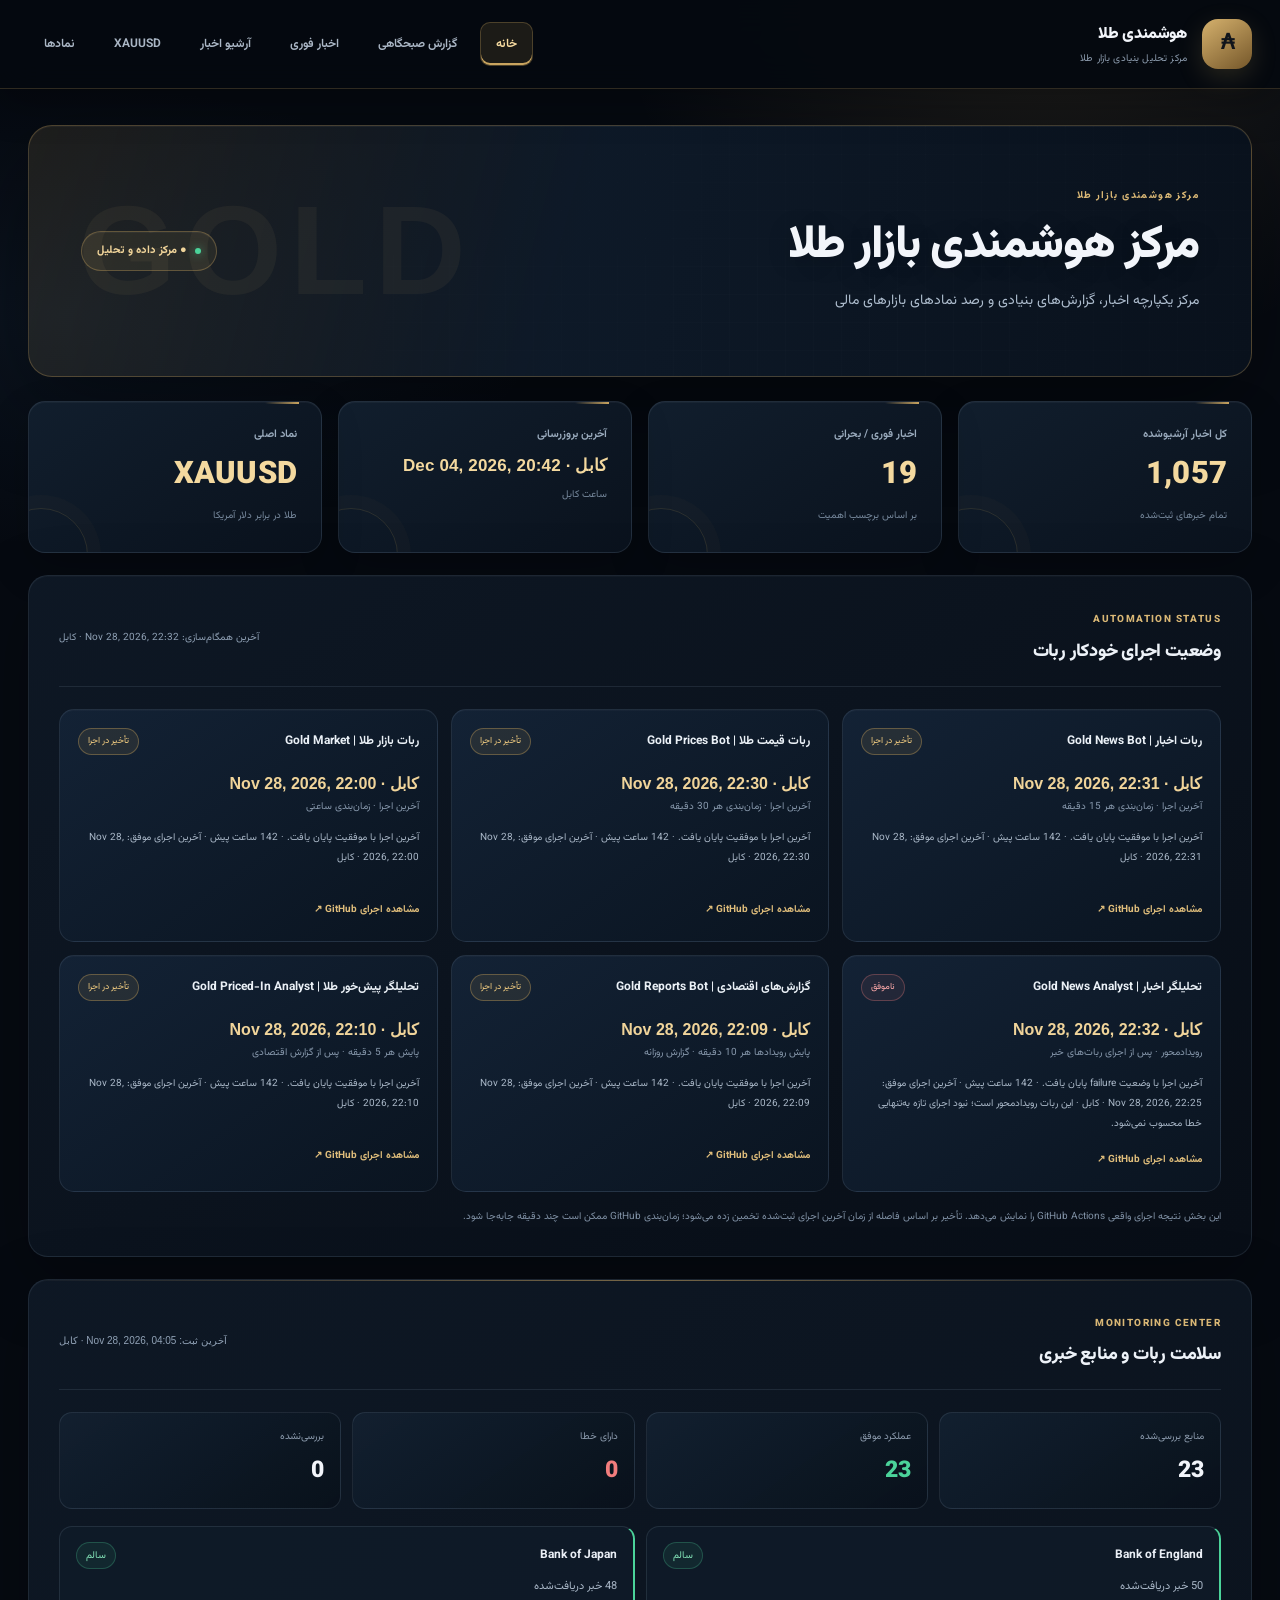
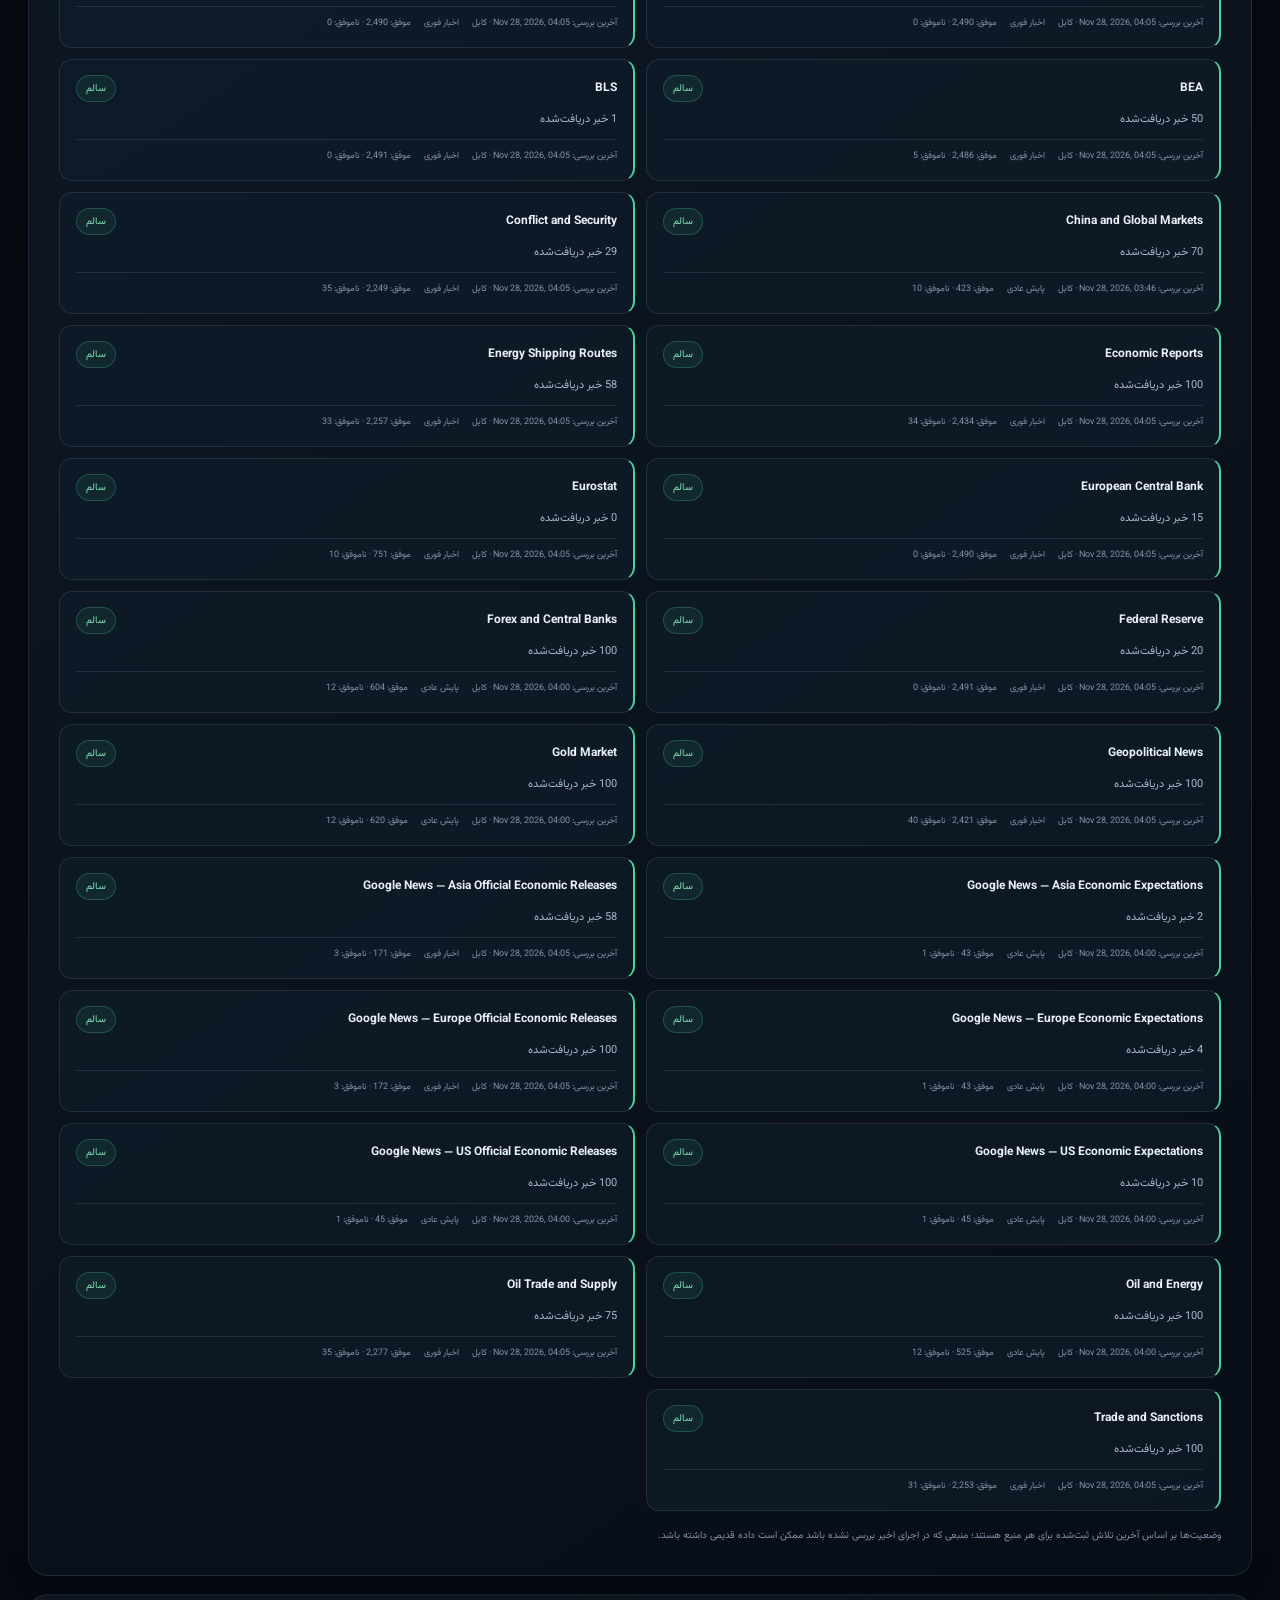
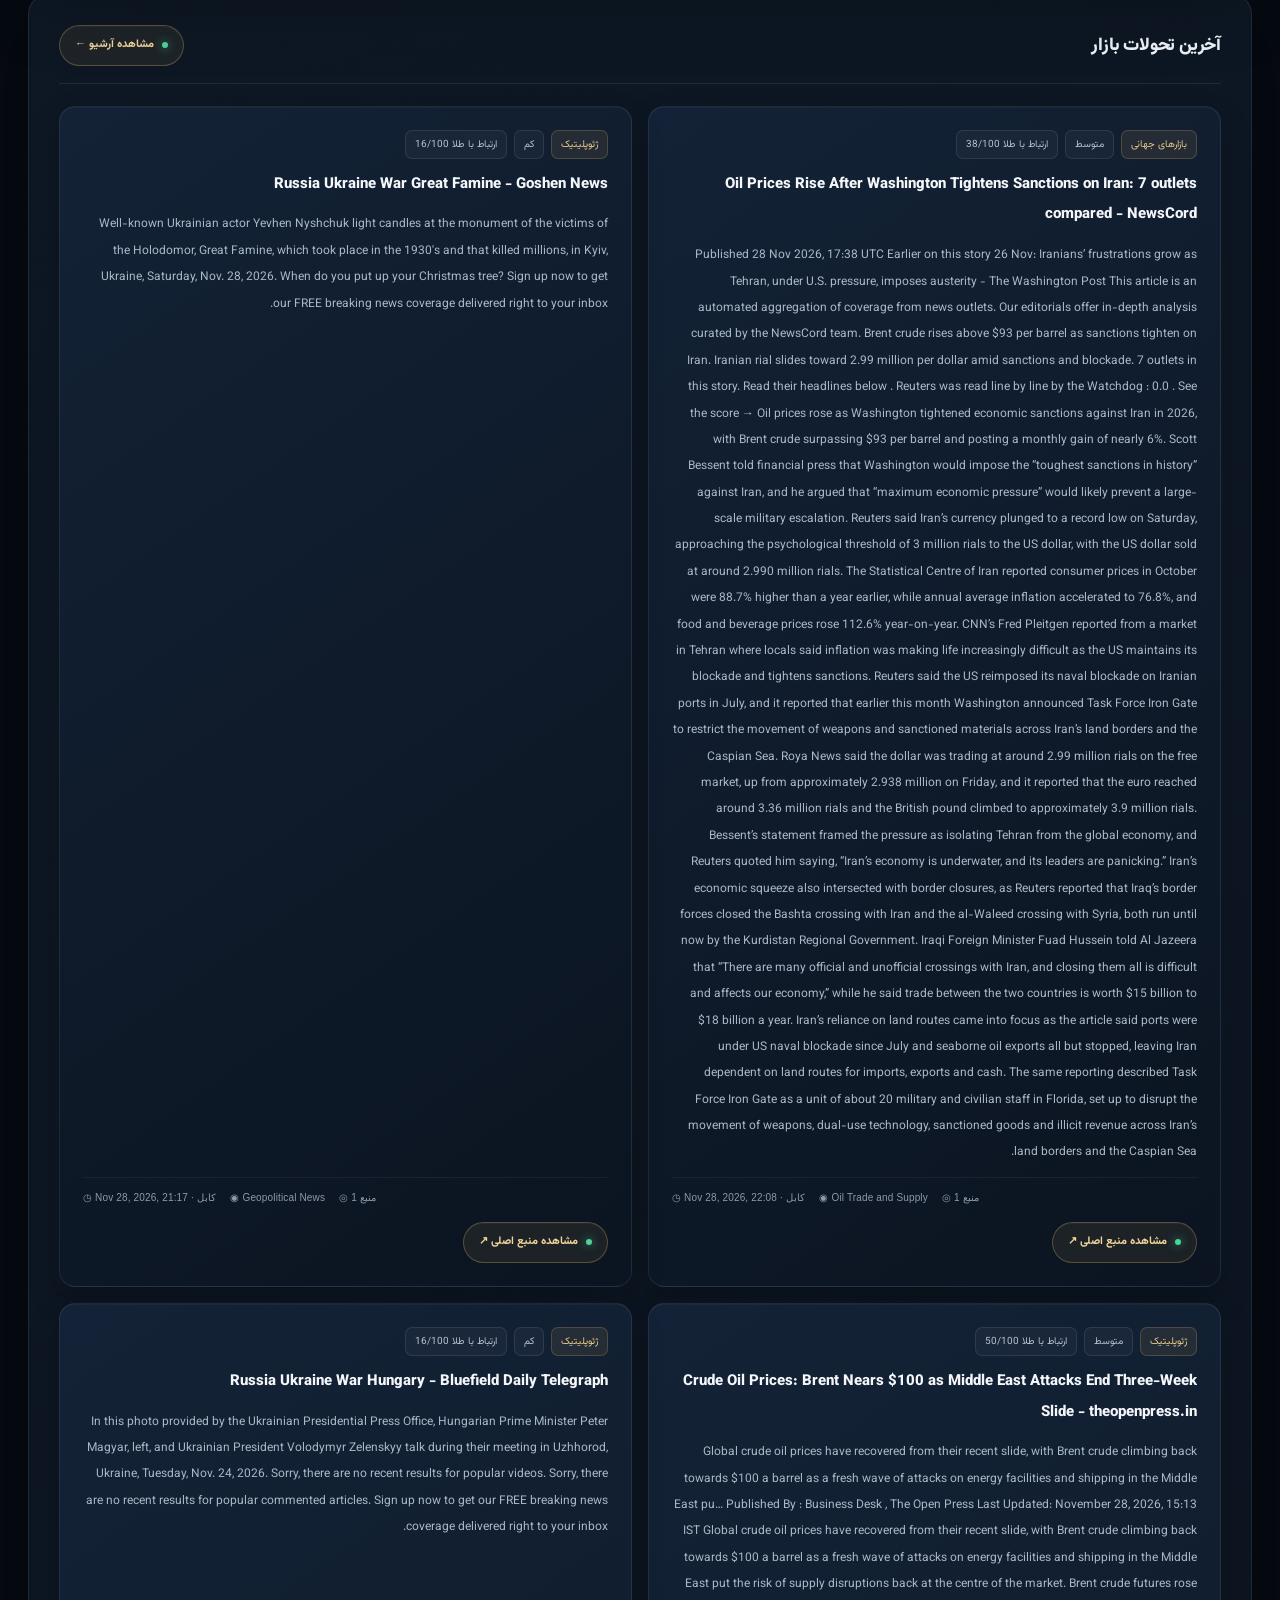
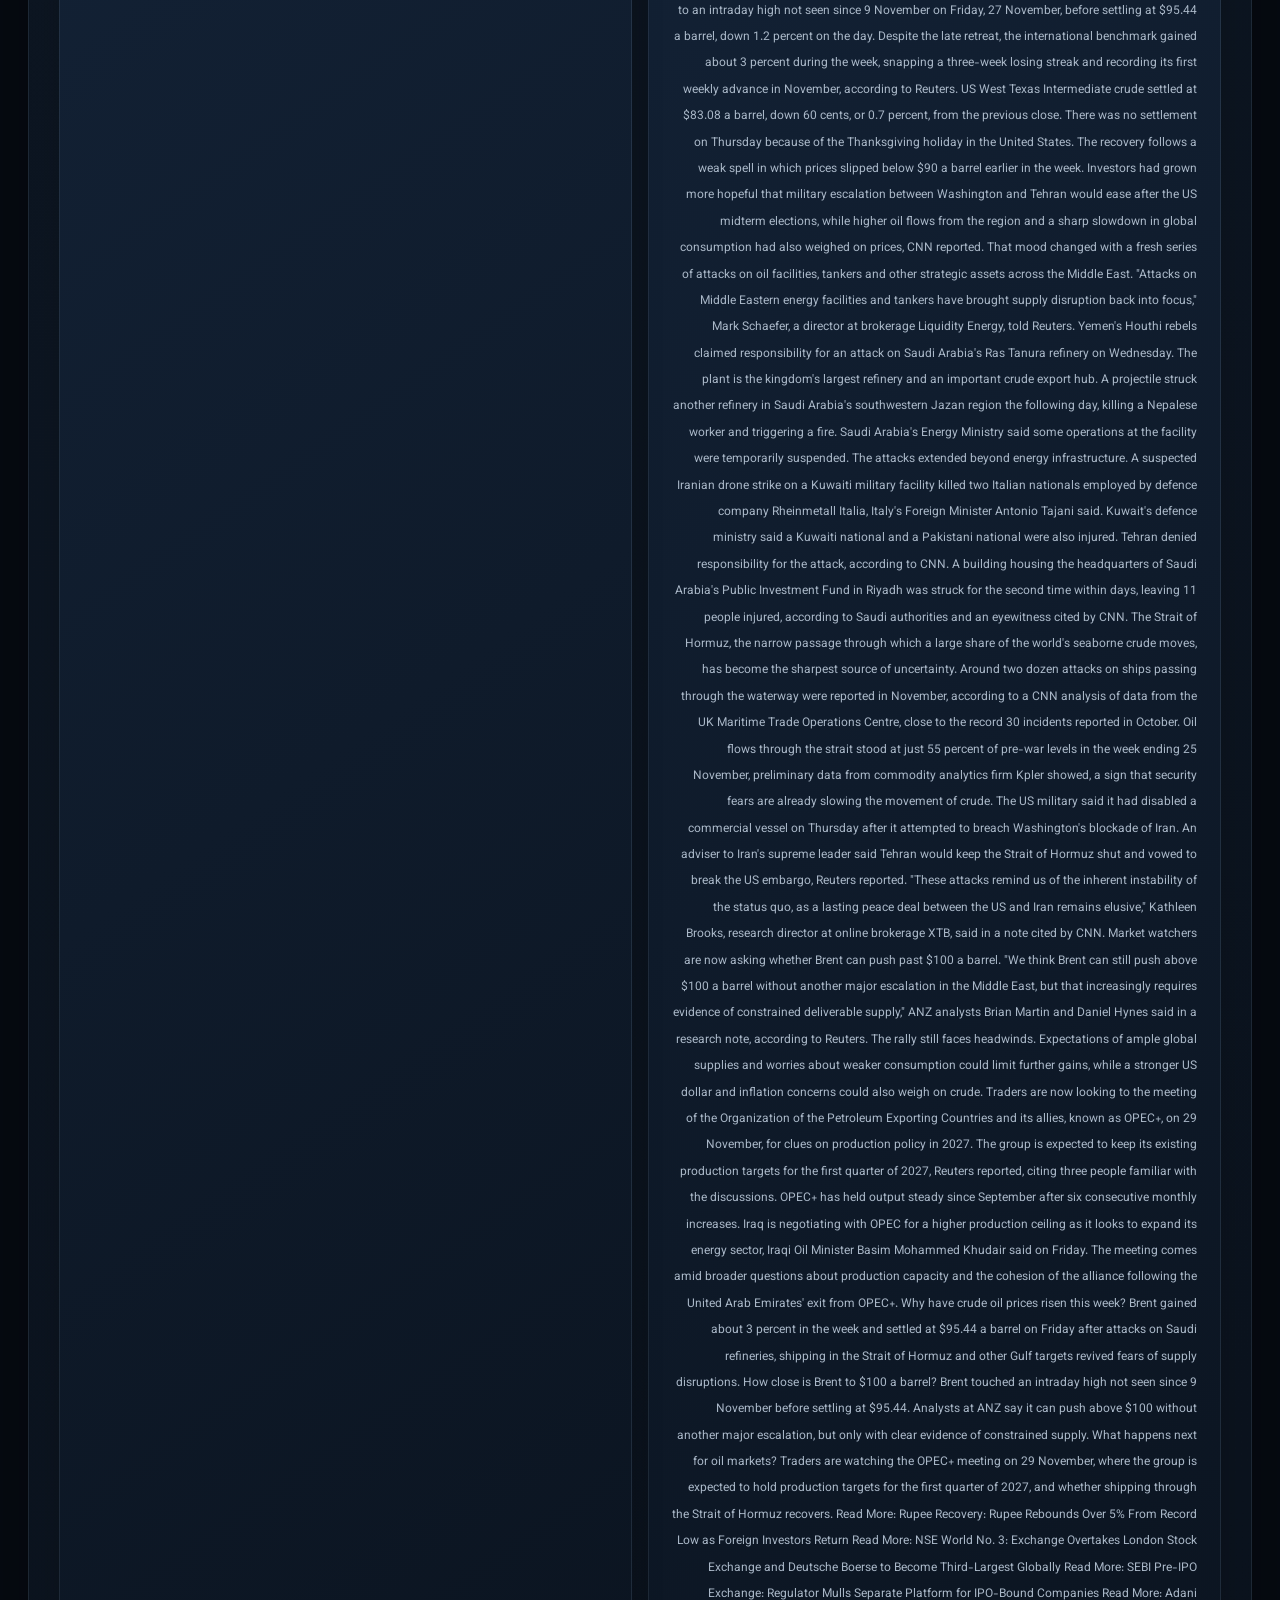
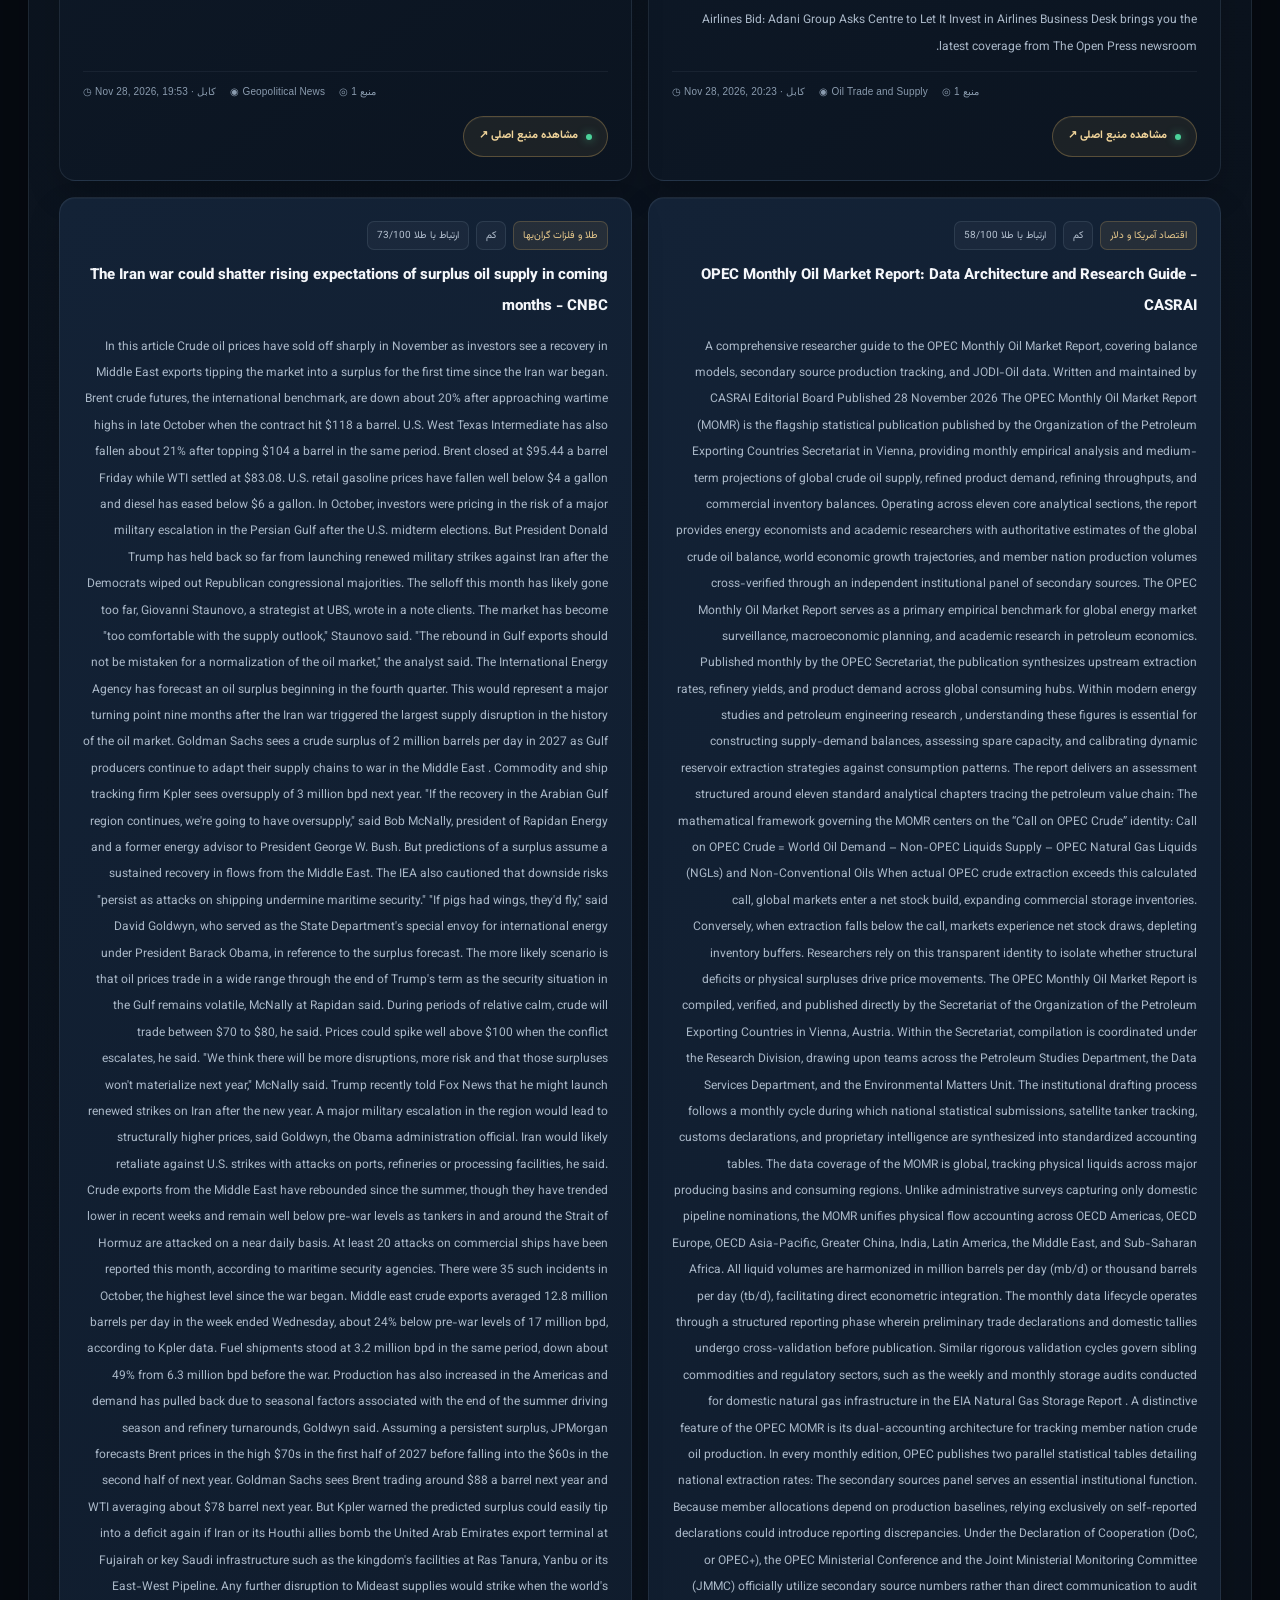
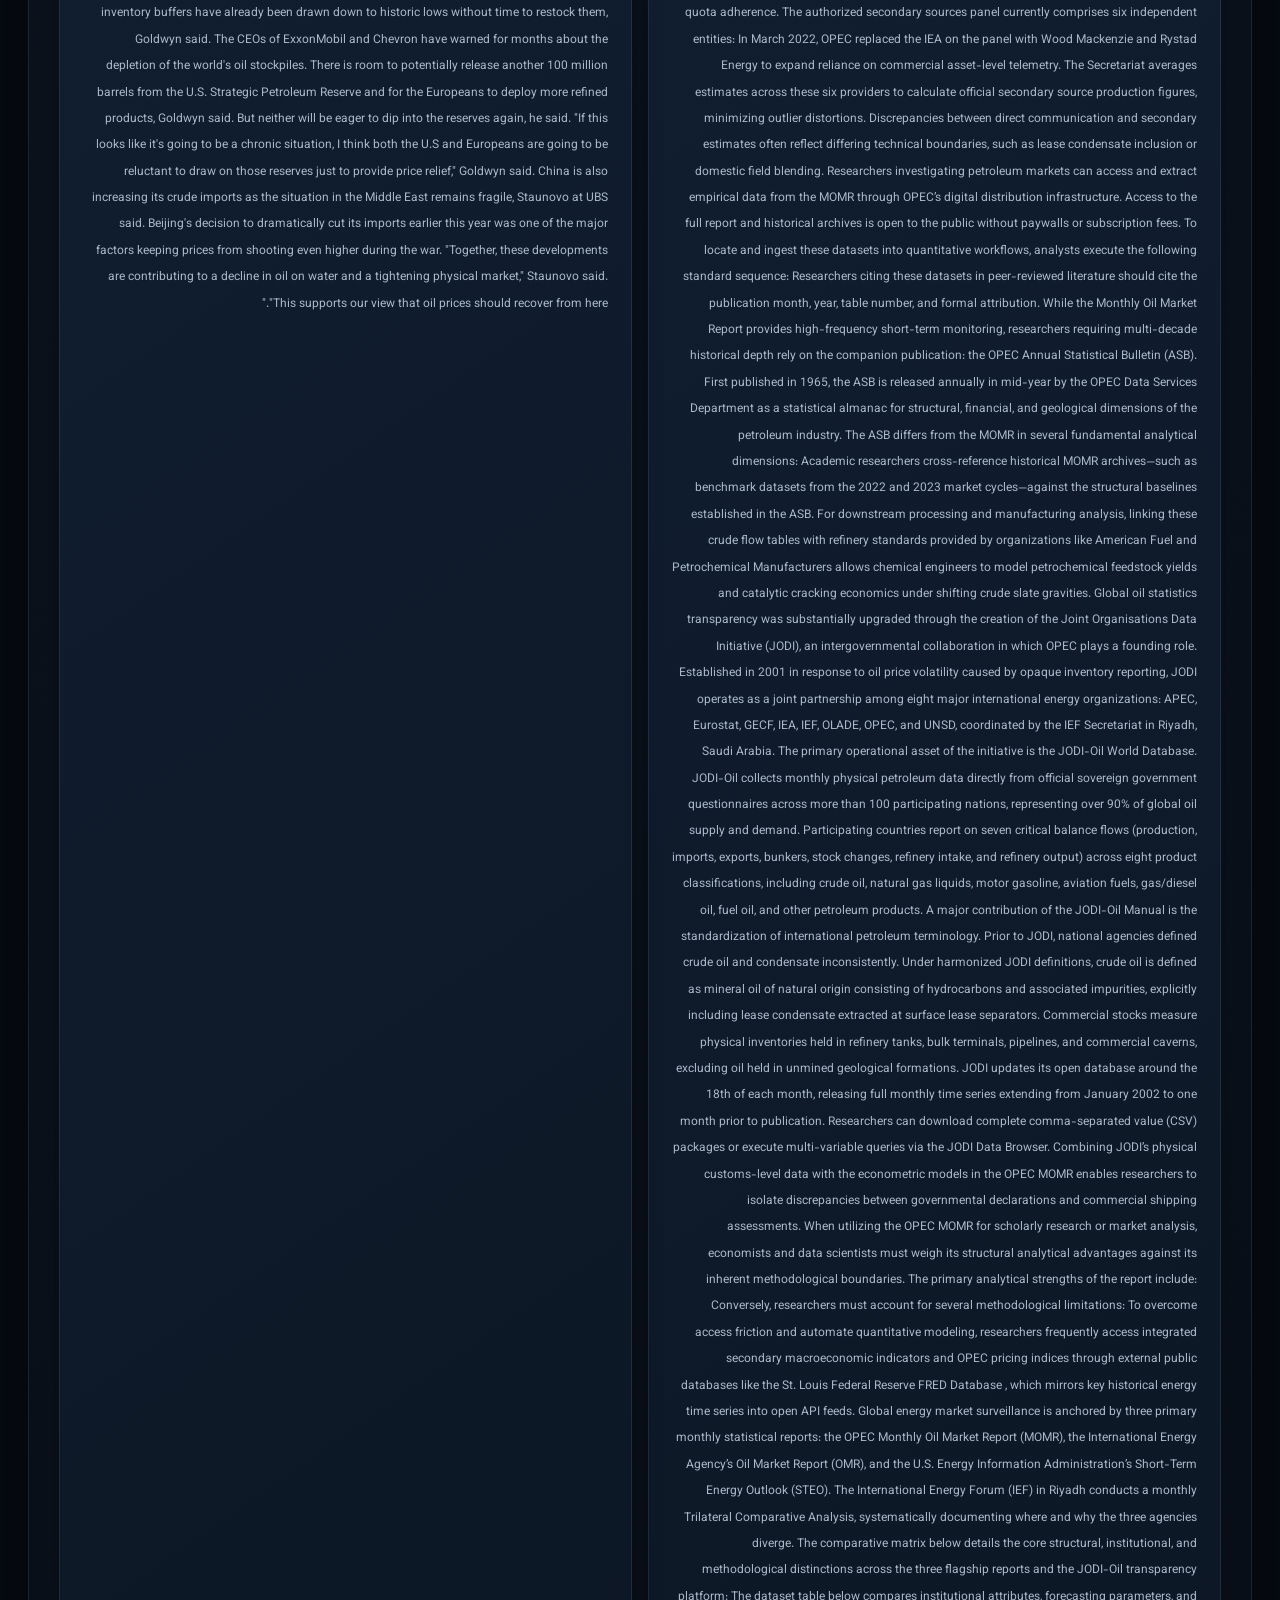
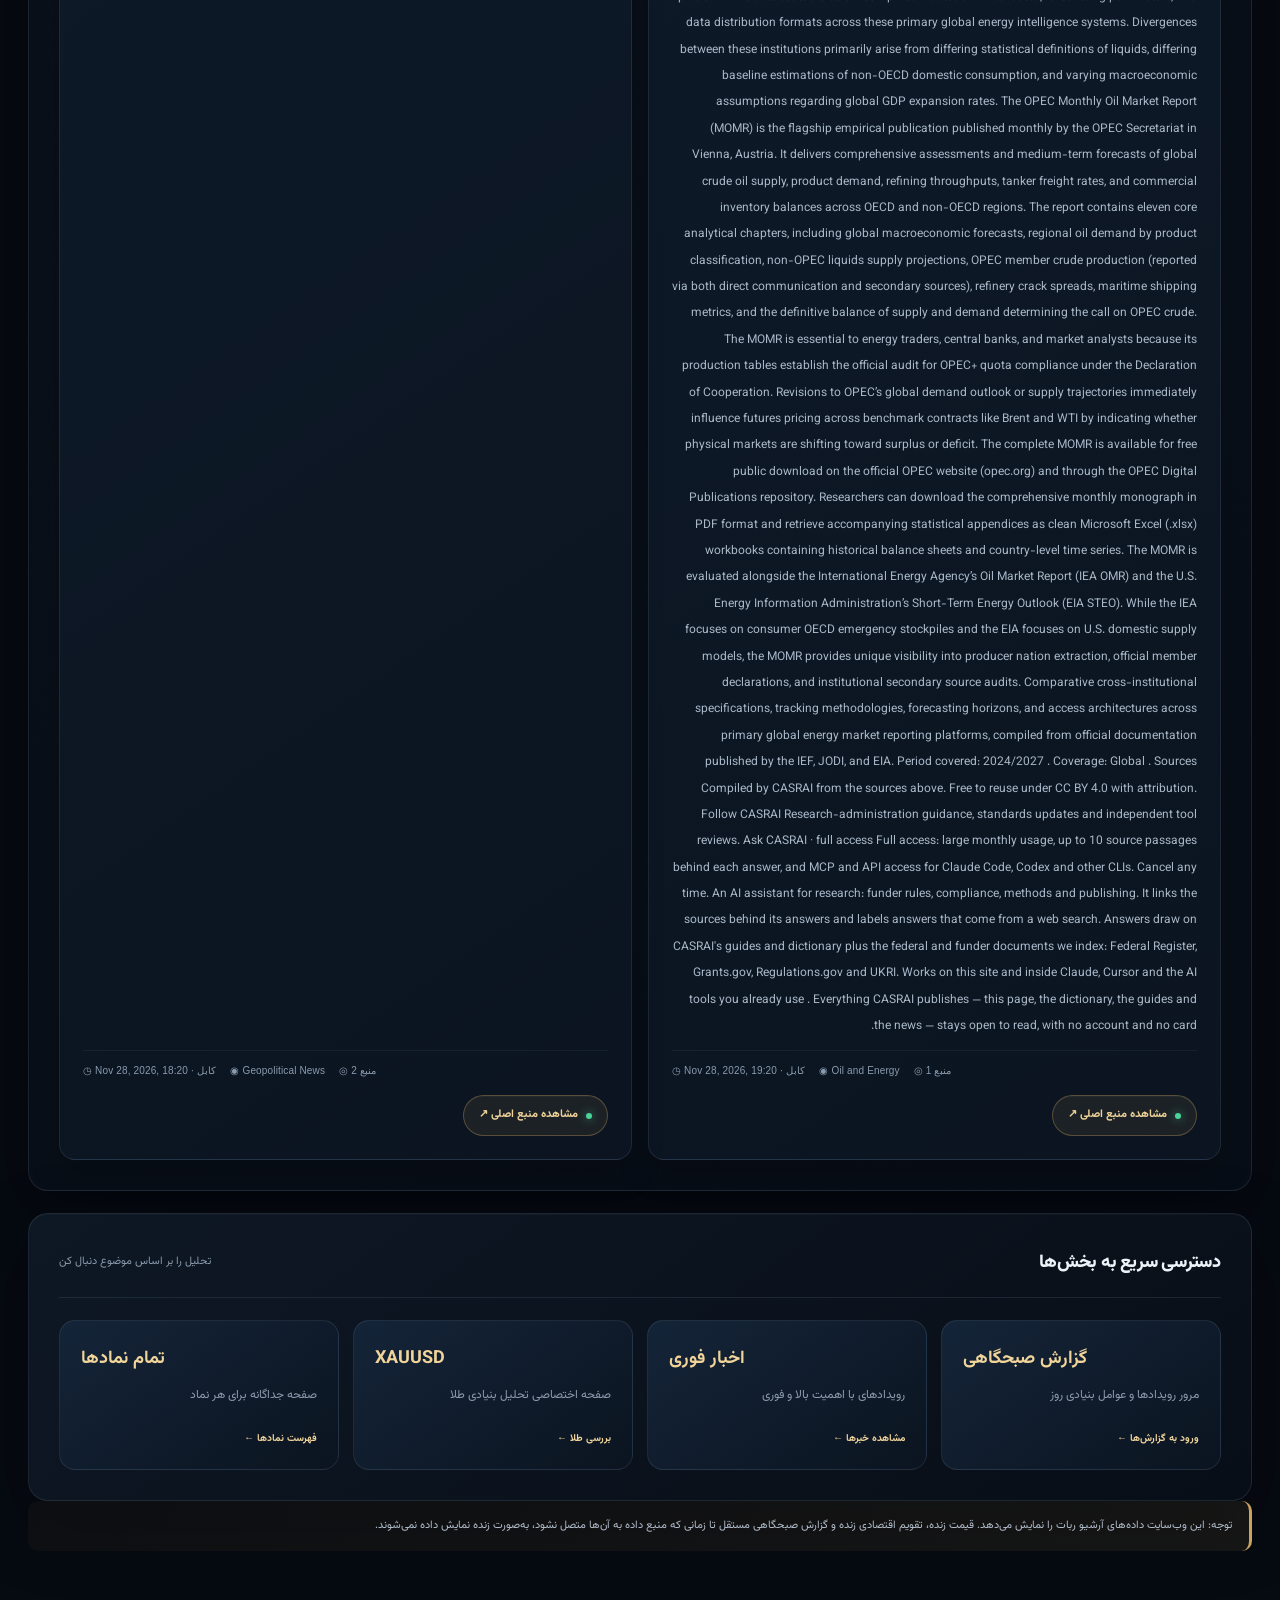
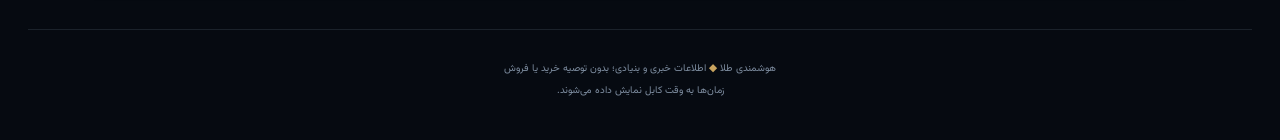
<file: index.html>
<!doctype html><html lang="fa" dir="rtl"><head><meta charset="utf-8"><meta name="viewport" content="width=device-width,initial-scale=1"><meta name="theme-color" content="#080d16"><meta name="description" content="مرکز هوشمندی بازار طلا | هوشمندی طلا"><title>مرکز هوشمندی بازار طلا | هوشمندی طلا</title><link rel="stylesheet" href="assets/site.css?v=20261127-sixbots1"></head><body data-page="home" ><header class="topbar"><div class="shell top-inner"><a class="brand" href="index.html"><div class="mark">₳</div><div><strong>هوشمندی طلا</strong><small>مرکز تحلیل بنیادی بازار طلا</small></div></a><nav class="nav"><a href="index.html">خانه</a><a href="reports.html">گزارش صبحگاهی</a><a href="breaking.html">اخبار فوری</a><a href="archive.html">آرشیو اخبار</a><a href="xauusd.html">XAUUSD</a><a href="symbols.html">نمادها</a></nav></div></header><main class="shell"><section class="hero"><div><div class="eyebrow">مرکز هوشمندی بازار طلا</div><h1>مرکز هوشمندی بازار طلا</h1><p>مرکز یکپارچه اخبار، گزارش‌های بنیادی و رصد نمادهای بازارهای مالی</p></div><div class="pill">● مرکز داده و تحلیل</div></section><section class="grid"><div class="stat"><span>کل اخبار آرشیوشده</span><strong id="total">—</strong><small>تمام خبرهای ثبت‌شده</small></div><div class="stat"><span>اخبار فوری / بحرانی</span><strong id="urgent">—</strong><small>بر اساس برچسب اهمیت</small></div><div class="stat"><span>آخرین بروزرسانی</span><strong style="font-size:17px" id="updated">—</strong><small>ساعت کابل</small></div><div class="stat"><span>نماد اصلی</span><strong>XAUUSD</strong><small>طلا در برابر دلار آمریکا</small></div></section><section class="panel runtime-panel" id="bot-runtime-panel"><div class="section-head"><div><span class="section-kicker">AUTOMATION STATUS</span><h2>وضعیت اجرای خودکار ربات</h2></div><span class="runtime-updated" id="runtime-updated">در انتظار داده اجرا</span></div><div class="runtime-grid"><article class="runtime-card"><div class="runtime-card-head"><b>ربات اخبار | Gold News Bot</b><span id="runtime-news-badge" class="runtime-badge unknown">بدون داده</span></div><strong id="runtime-news-time">—</strong><small>آخرین اجرا · زمان‌بندی هر 15 دقیقه</small><p id="runtime-news-detail">هنوز گزارشی از اجرای خودکار دریافت نشده است.</p><a id="runtime-news-link" class="runtime-link" href="https://github.com/artin504030-source/GoldNewsBot/actions" target="_blank" rel="noopener">مشاهده اجرای GitHub ↗</a></article><article class="runtime-card"><div class="runtime-card-head"><b>ربات قیمت طلا | Gold Prices Bot</b><span id="runtime-prices-badge" class="runtime-badge unknown">بدون داده</span></div><strong id="runtime-prices-time">—</strong><small>آخرین اجرا · زمان‌بندی هر 30 دقیقه</small><p id="runtime-prices-detail">هنوز گزارشی از اجرای خودکار دریافت نشده است.</p><a id="runtime-prices-link" class="runtime-link" href="https://github.com/artin504030-source/GoldNewsBot/actions" target="_blank" rel="noopener">مشاهده اجرای GitHub ↗</a></article><article class="runtime-card"><div class="runtime-card-head"><b>ربات بازار طلا | Gold Market</b><span id="runtime-market-badge" class="runtime-badge unknown">بدون داده</span></div><strong id="runtime-market-time">—</strong><small>آخرین اجرا · زمان‌بندی ساعتی</small><p id="runtime-market-detail">هنوز گزارشی از اجرای خودکار دریافت نشده است.</p><a id="runtime-market-link" class="runtime-link" href="https://github.com/artin504030-source/GoldNewsBot/actions" target="_blank" rel="noopener">مشاهده اجرای GitHub ↗</a></article><article class="runtime-card"><div class="runtime-card-head"><b>تحلیلگر اخبار | Gold News Analyst</b><span id="runtime-analyst-badge" class="runtime-badge unknown">بدون داده</span></div><strong id="runtime-analyst-time">—</strong><small>رویدادمحور · پس از اجرای ربات‌های خبر</small><p id="runtime-analyst-detail">هنوز گزارشی از اجرای خودکار دریافت نشده است.</p><a id="runtime-analyst-link" class="runtime-link" href="https://github.com/artin504030-source/GoldNewsBot/actions" target="_blank" rel="noopener">مشاهده اجرای GitHub ↗</a></article><article class="runtime-card"><div class="runtime-card-head"><b>گزارش‌های اقتصادی | Gold Reports Bot</b><span id="runtime-reports-badge" class="runtime-badge unknown">بدون داده</span></div><strong id="runtime-reports-time">—</strong><small>پایش رویدادها هر 10 دقیقه · گزارش روزانه</small><p id="runtime-reports-detail">هنوز گزارشی از اجرای خودکار دریافت نشده است.</p><a id="runtime-reports-link" class="runtime-link" href="https://github.com/artin504030-source/GoldNewsBot/actions" target="_blank" rel="noopener">مشاهده اجرای GitHub ↗</a></article><article class="runtime-card"><div class="runtime-card-head"><b>تحلیلگر پیش‌خور طلا | Gold Priced-In Analyst</b><span id="runtime-priced-in-badge" class="runtime-badge unknown">بدون داده</span></div><strong id="runtime-priced-in-time">—</strong><small>پایش هر 5 دقیقه · پس از گزارش اقتصادی</small><p id="runtime-priced-in-detail">هنوز گزارشی از اجرای خودکار دریافت نشده است.</p><a id="runtime-priced-in-link" class="runtime-link" href="https://github.com/artin504030-source/GoldNewsBot/actions" target="_blank" rel="noopener">مشاهده اجرای GitHub ↗</a></article></div><p class="runtime-footnote">این بخش نتیجه اجرای واقعی GitHub Actions را نمایش می‌دهد. تأخیر بر اساس فاصله از زمان آخرین اجرای ثبت‌شده تخمین زده می‌شود؛ زمان‌بندی GitHub ممکن است چند دقیقه جابه‌جا شود.</p></section>
<section class="panel health-panel" id="source-health-panel"><div class="section-head"><div><span class="section-kicker">MONITORING CENTER</span><h2>سلامت ربات و منابع خبری</h2></div><span class="health-updated" id="health-updated">در انتظار دریافت داده‌ها</span></div><div class="health-stats"><div class="health-stat"><small>منابع بررسی‌شده</small><strong id="health-total">—</strong></div><div class="health-stat"><small>عملکرد موفق</small><strong class="health-good" id="health-ok">—</strong></div><div class="health-stat"><small>دارای خطا</small><strong class="health-bad" id="health-failed">—</strong></div><div class="health-stat"><small>بررسی‌نشده</small><strong id="health-unknown">—</strong></div></div><div id="health-list" class="health-list"><div class="empty">اطلاعات سلامت منابع پس از انتشار گزارش بعدی ربات نمایش داده می‌شود.</div></div><p class="health-footnote">وضعیت‌ها بر اساس آخرین تلاش ثبت‌شده برای هر منبع هستند؛ منبعی که در اجرای اخیر بررسی نشده باشد ممکن است داده قدیمی داشته باشد.</p></section>
<section class="panel" style="margin-top:18px"><div class="section-head"><h2>آخرین تحولات بازار</h2><a class="pill" href="archive.html">مشاهده آرشیو ←</a></div><div id="news-list" class="cards"><div class="empty">در حال دریافت خبرها…</div></div></section><section class="panel"><div class="section-head"><h2>دسترسی سریع به بخش‌ها</h2><small>تحلیل را بر اساس موضوع دنبال کن</small></div><div class="symbol-grid"><a class="symbol-card" href="reports.html"><b>گزارش صبحگاهی</b><p>مرور رویدادها و عوامل بنیادی روز</p><span>ورود به گزارش‌ها ←</span></a><a class="symbol-card" href="breaking.html"><b>اخبار فوری</b><p>رویدادهای با اهمیت بالا و فوری</p><span>مشاهده خبرها ←</span></a><a class="symbol-card" href="xauusd.html"><b>XAUUSD</b><p>صفحه اختصاصی تحلیل بنیادی طلا</p><span>بررسی طلا ←</span></a><a class="symbol-card" href="symbols.html"><b>تمام نمادها</b><p>صفحه جداگانه برای هر نماد</p><span>فهرست نمادها ←</span></a></div></section><div class="note">توجه: این وب‌سایت داده‌های آرشیو ربات را نمایش می‌دهد. قیمت زنده، تقویم اقتصادی زنده و گزارش صبحگاهی مستقل تا زمانی که منبع داده به آن‌ها متصل نشود، به‌صورت زنده نمایش داده نمی‌شوند.</div></main><footer class="shell footer">هوشمندی طلا <b>◆</b> اطلاعات خبری و بنیادی؛ بدون توصیه خرید یا فروش<br>زمان‌ها به وقت کابل نمایش داده می‌شوند.</footer><script src="assets/site.js?v=20261127-sixbots1" defer></script></body></html>
</file>
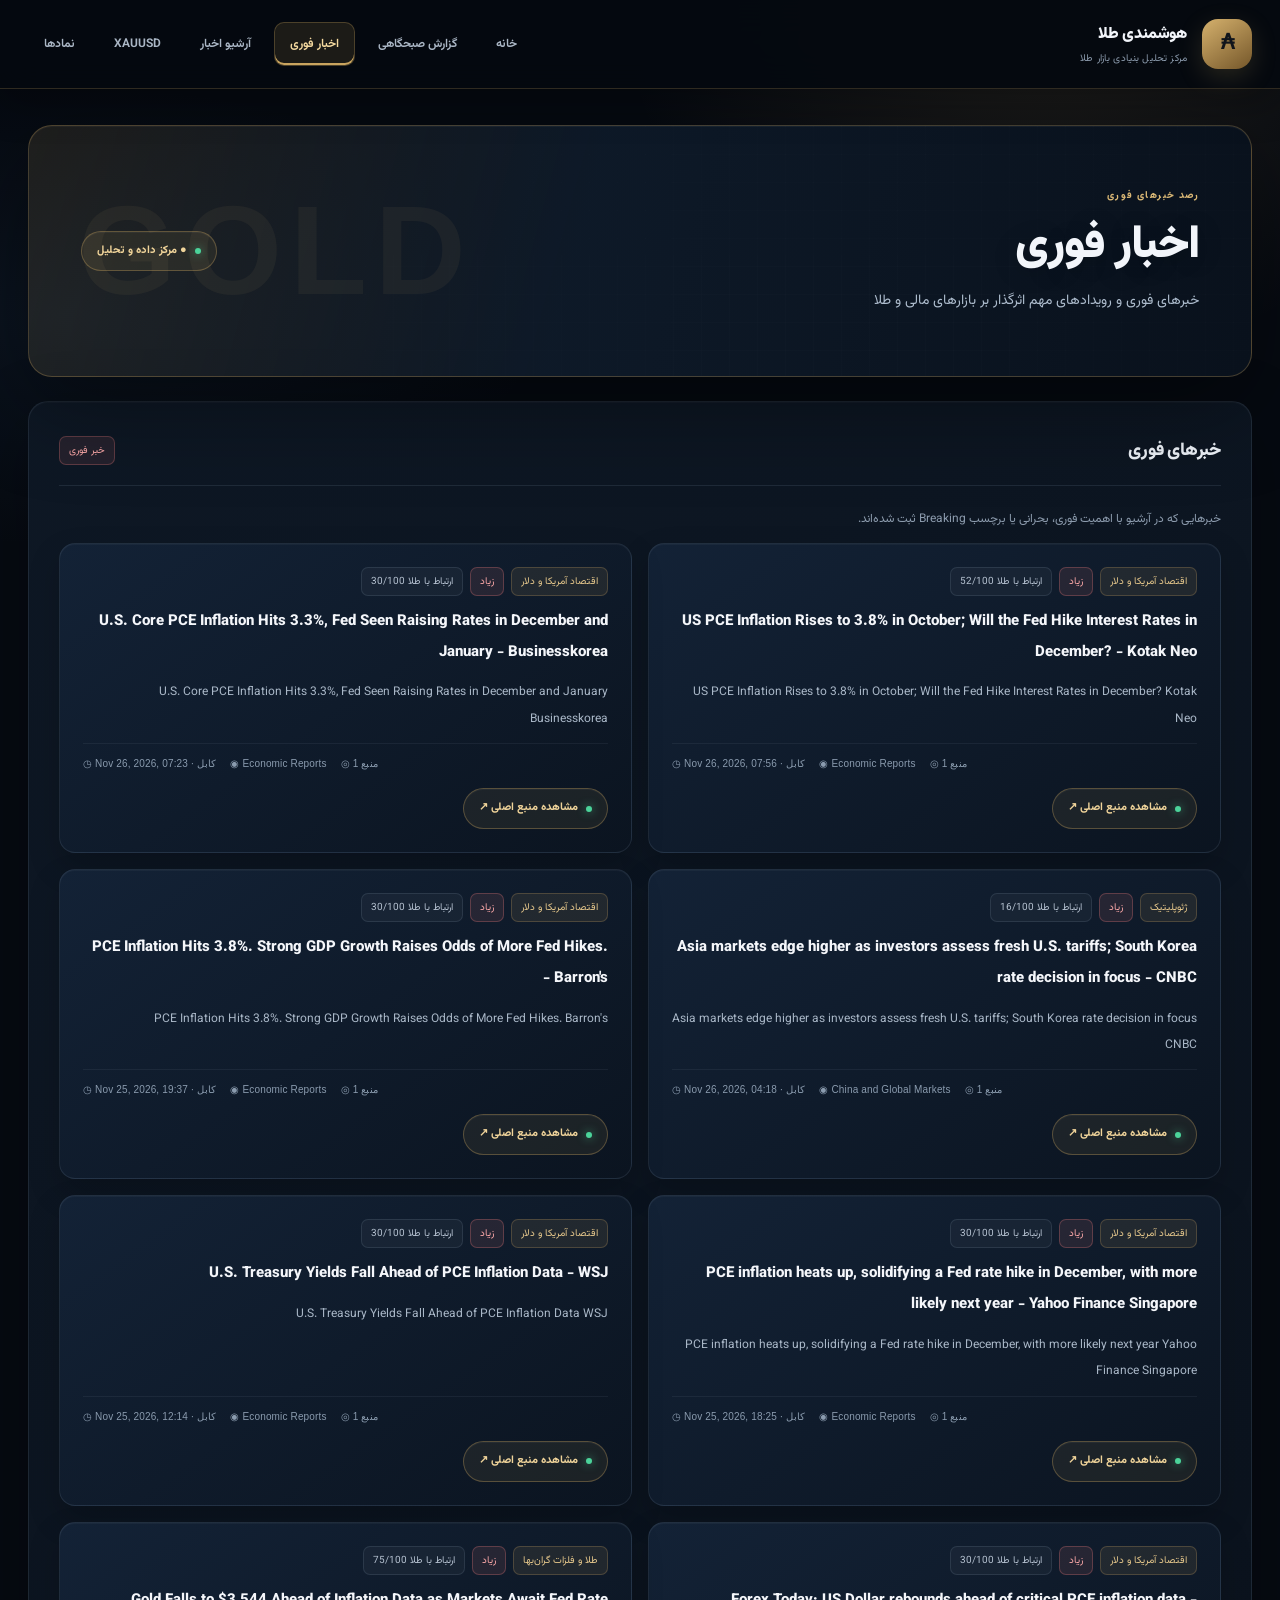
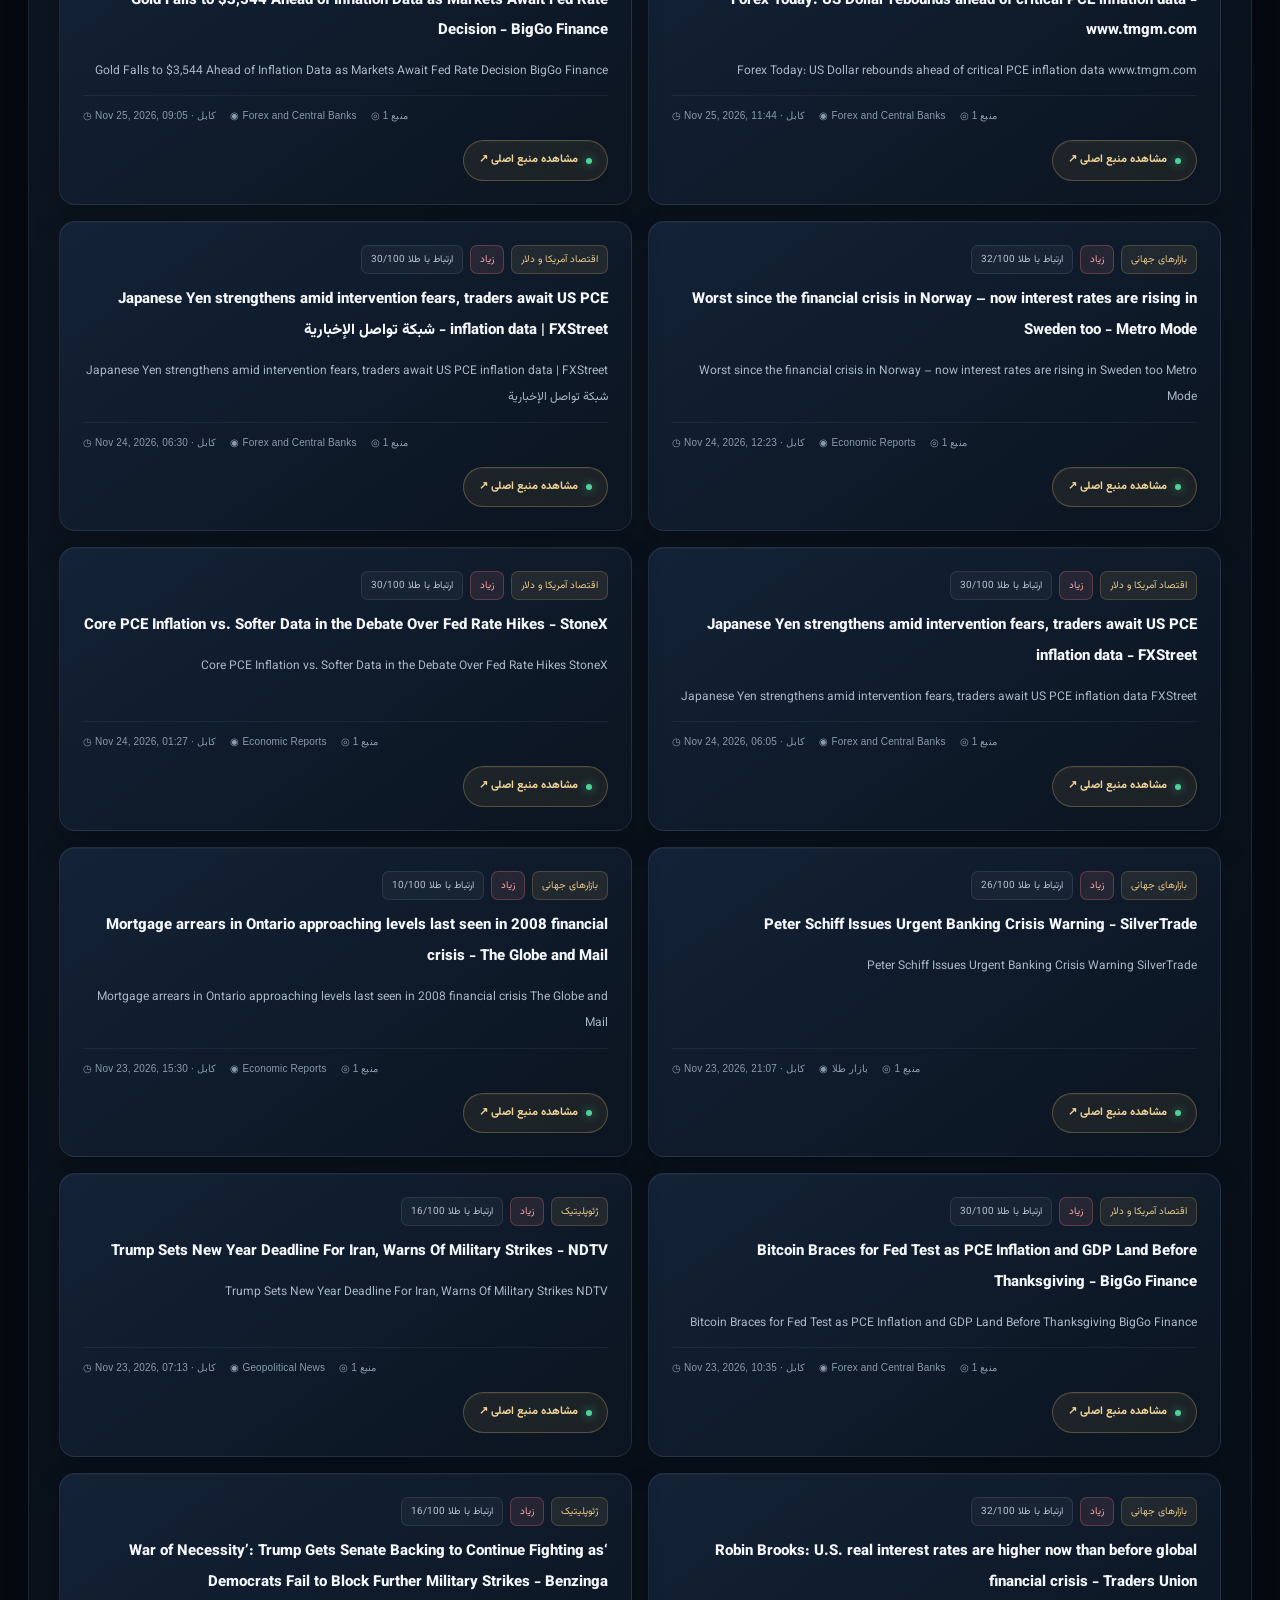
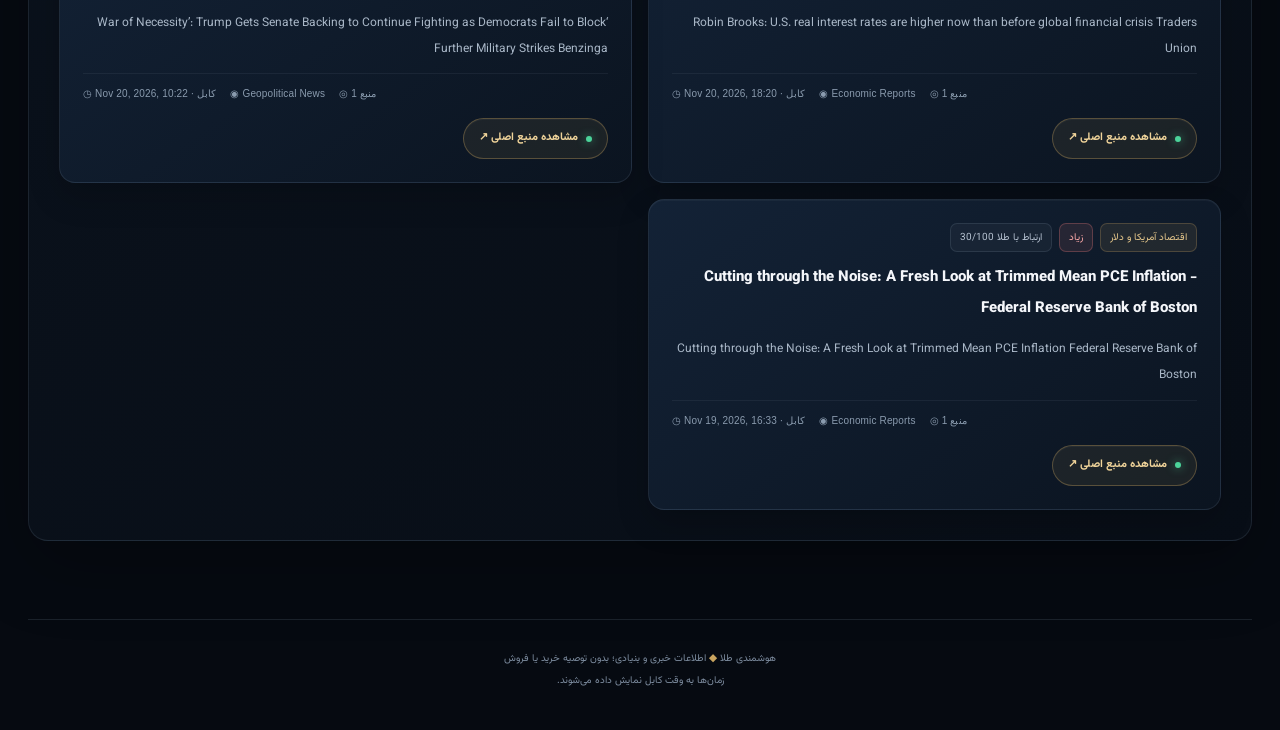
<file: breaking.html>
<!doctype html><html lang="fa" dir="rtl"><head><meta charset="utf-8"><meta name="viewport" content="width=device-width,initial-scale=1"><meta name="theme-color" content="#080d16"><meta name="description" content="اخبار فوری | هوشمندی طلا"><title>اخبار فوری | هوشمندی طلا</title><link rel="stylesheet" href="assets/site.css?v=20261120-archivefilters1"></head><body data-page="breaking" ><header class="topbar"><div class="shell top-inner"><a class="brand" href="index.html"><div class="mark">₳</div><div><strong>هوشمندی طلا</strong><small>مرکز تحلیل بنیادی بازار طلا</small></div></a><nav class="nav"><a href="index.html">خانه</a><a href="reports.html">گزارش صبحگاهی</a><a href="breaking.html">اخبار فوری</a><a href="archive.html">آرشیو اخبار</a><a href="xauusd.html">XAUUSD</a><a href="symbols.html">نمادها</a></nav></div></header><main class="shell"><section class="hero"><div><div class="eyebrow">رصد خبرهای فوری</div><h1>اخبار فوری</h1><p>خبرهای فوری و رویدادهای مهم اثرگذار بر بازارهای مالی و طلا</p></div><div class="pill">● مرکز داده و تحلیل</div></section><section class="panel"><div class="section-head"><h2>خبرهای فوری</h2><span class="tag urgent">خبر فوری</span></div><p style="color:var(--muted);font-size:12px">خبرهایی که در آرشیو با اهمیت فوری، بحرانی یا برچسب Breaking ثبت شده‌اند.</p><div id="news-list" class="cards"><div class="empty">در حال بررسی خبرها…</div></div></section></main><footer class="shell footer">هوشمندی طلا <b>◆</b> اطلاعات خبری و بنیادی؛ بدون توصیه خرید یا فروش<br>زمان‌ها به وقت کابل نمایش داده می‌شوند.</footer><script src="assets/site.js?v=20261120-archivefilters1" defer></script></body></html>
</file>
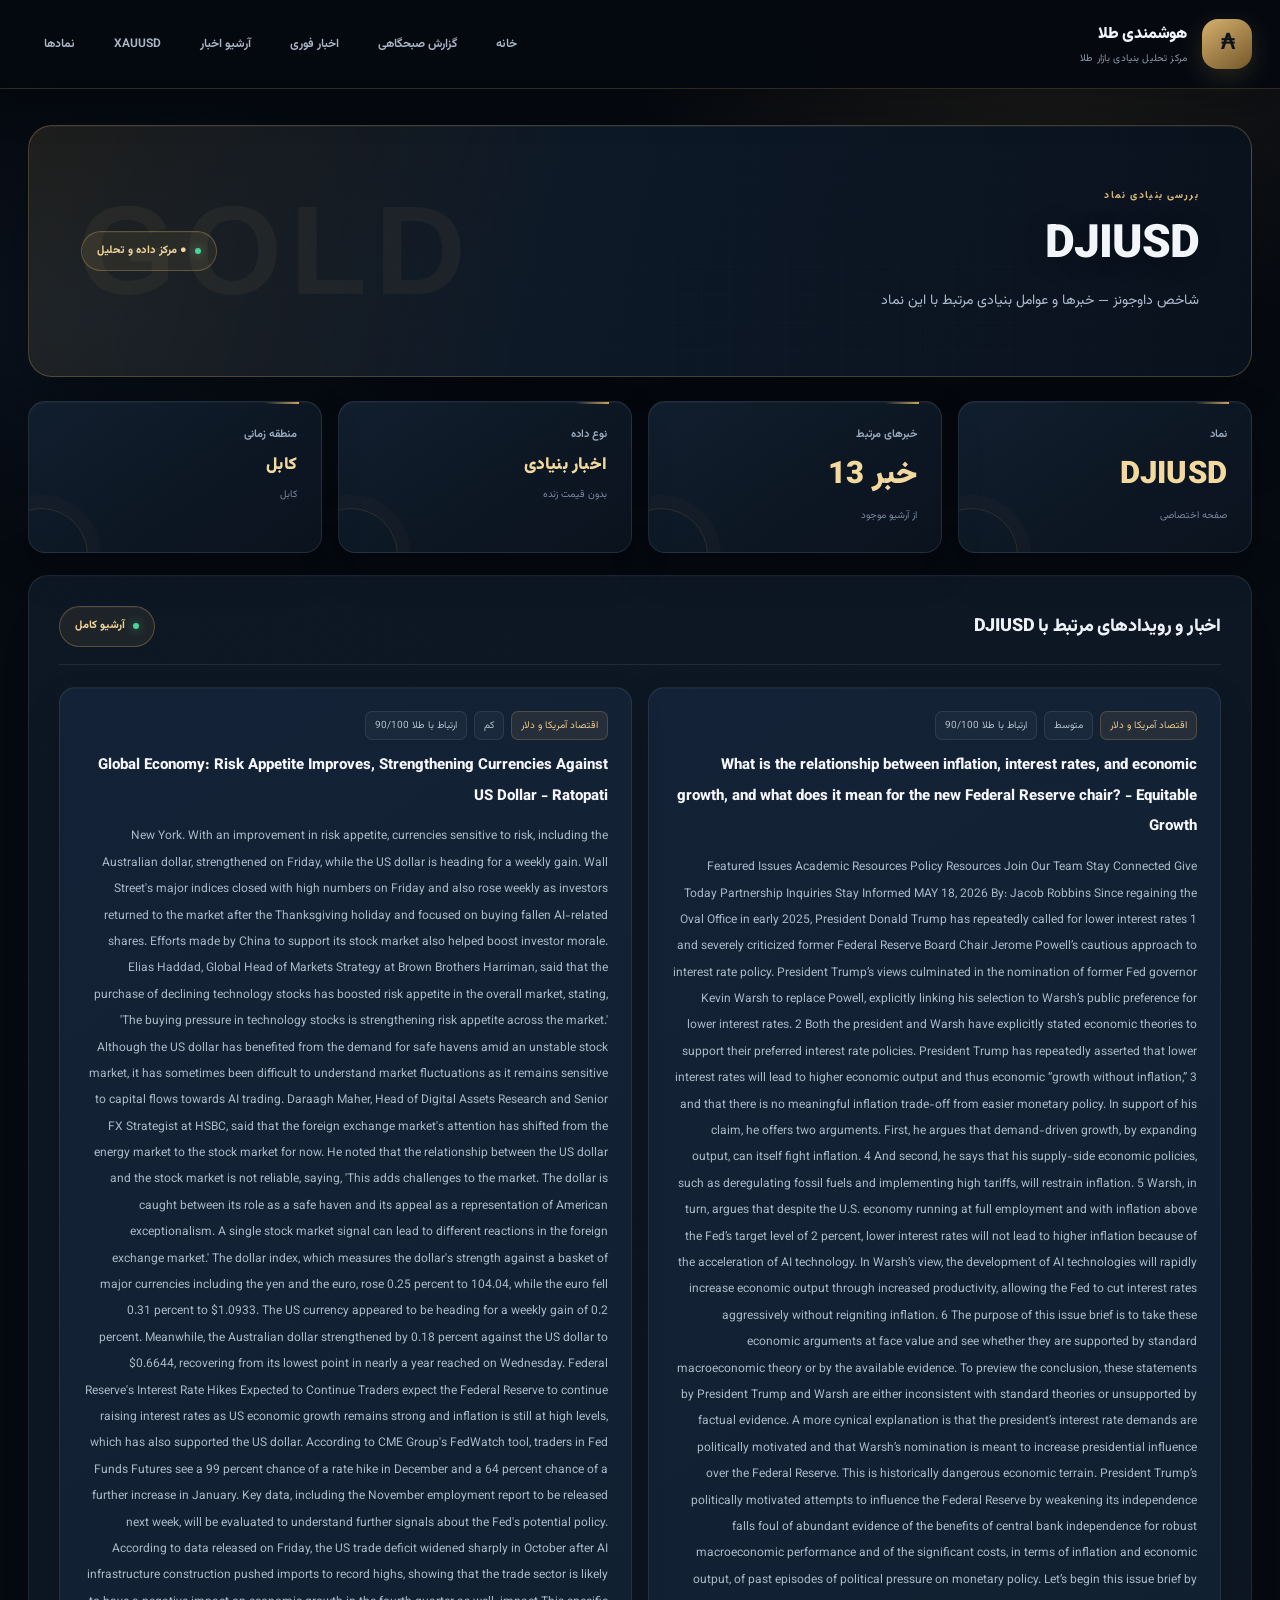
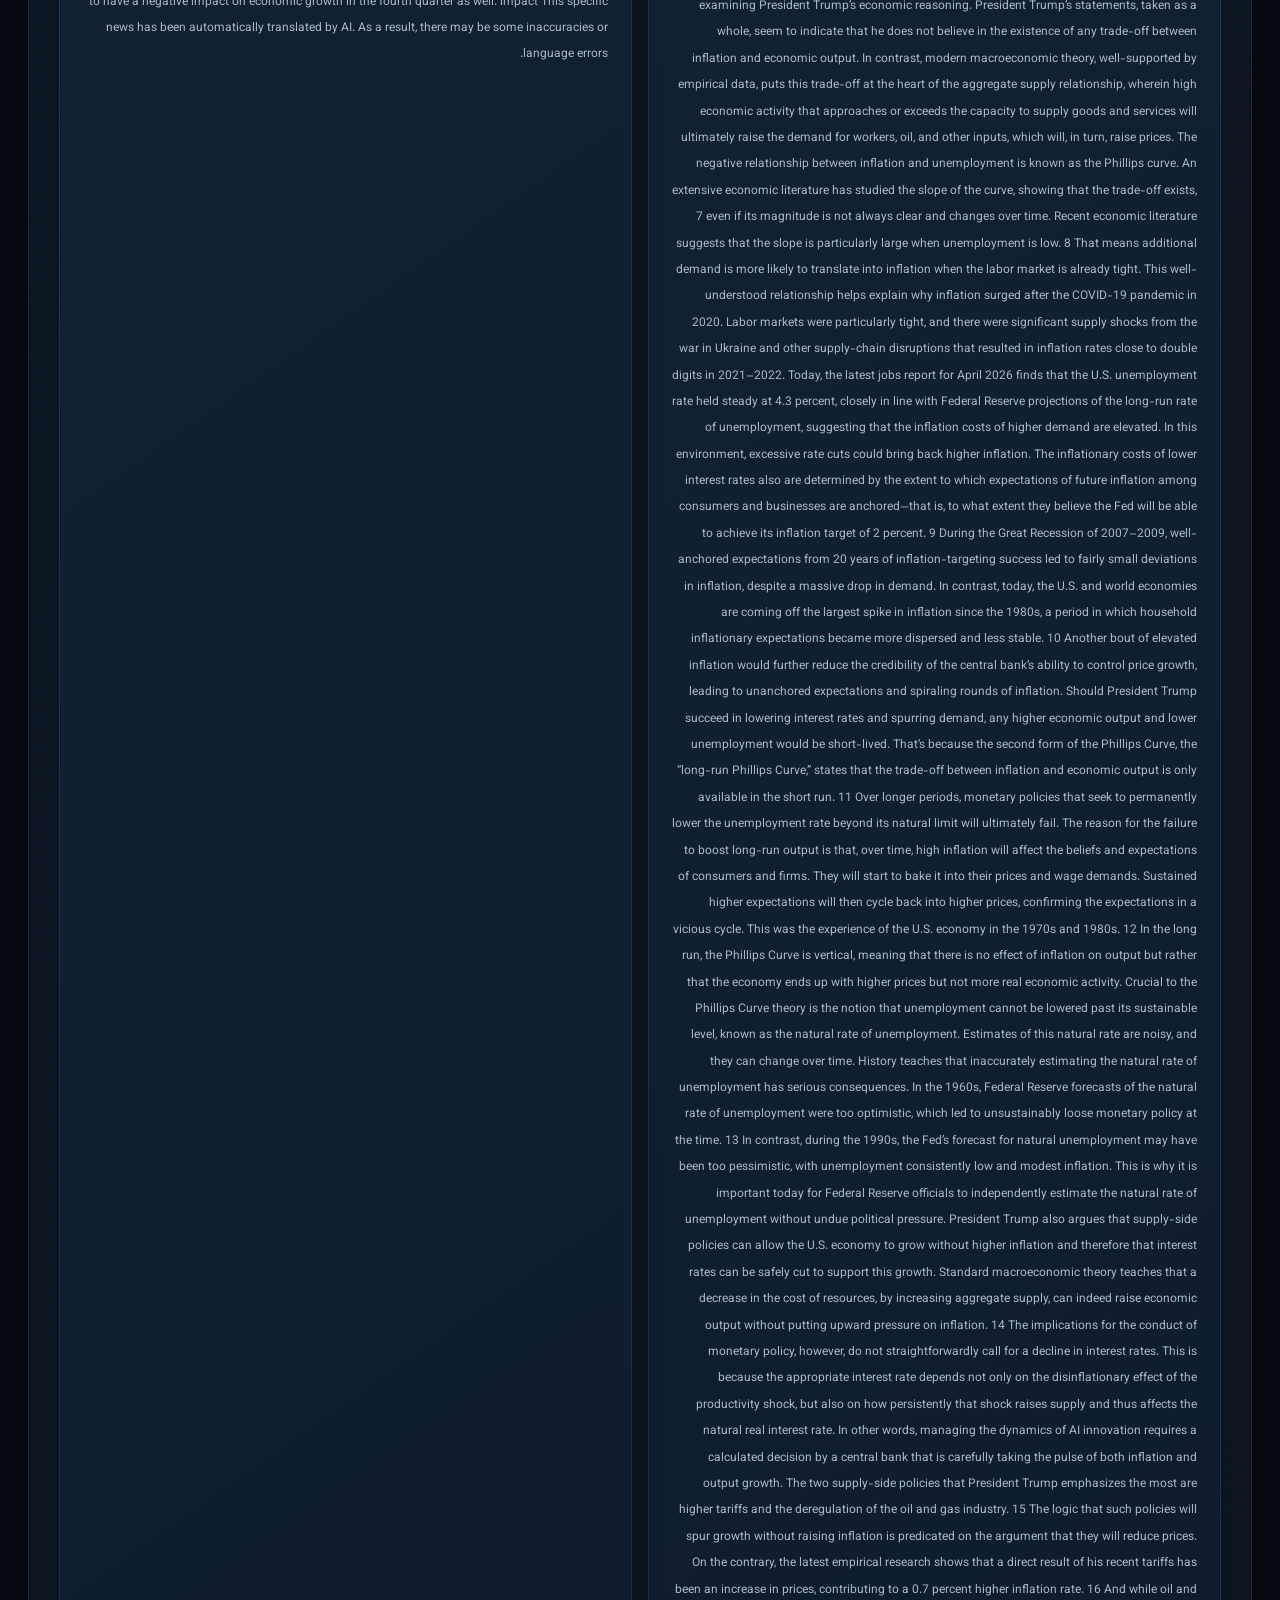
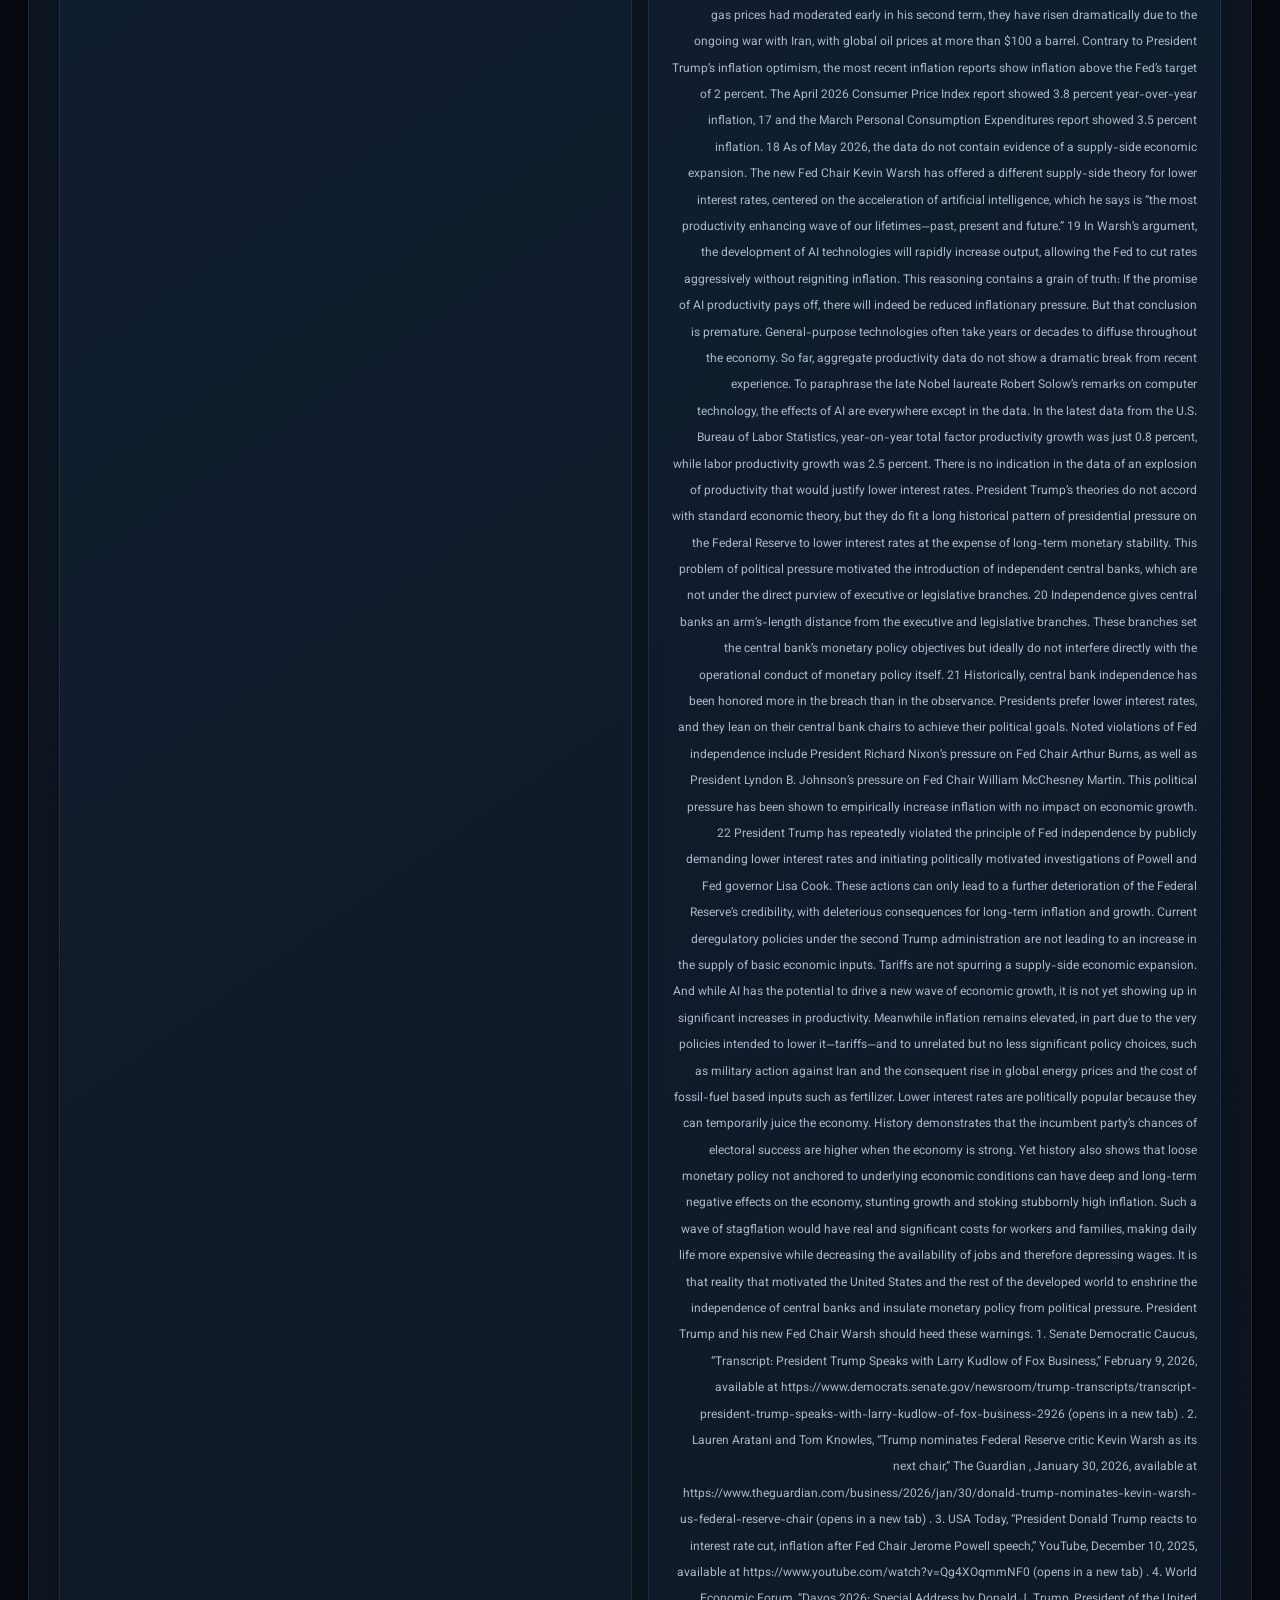
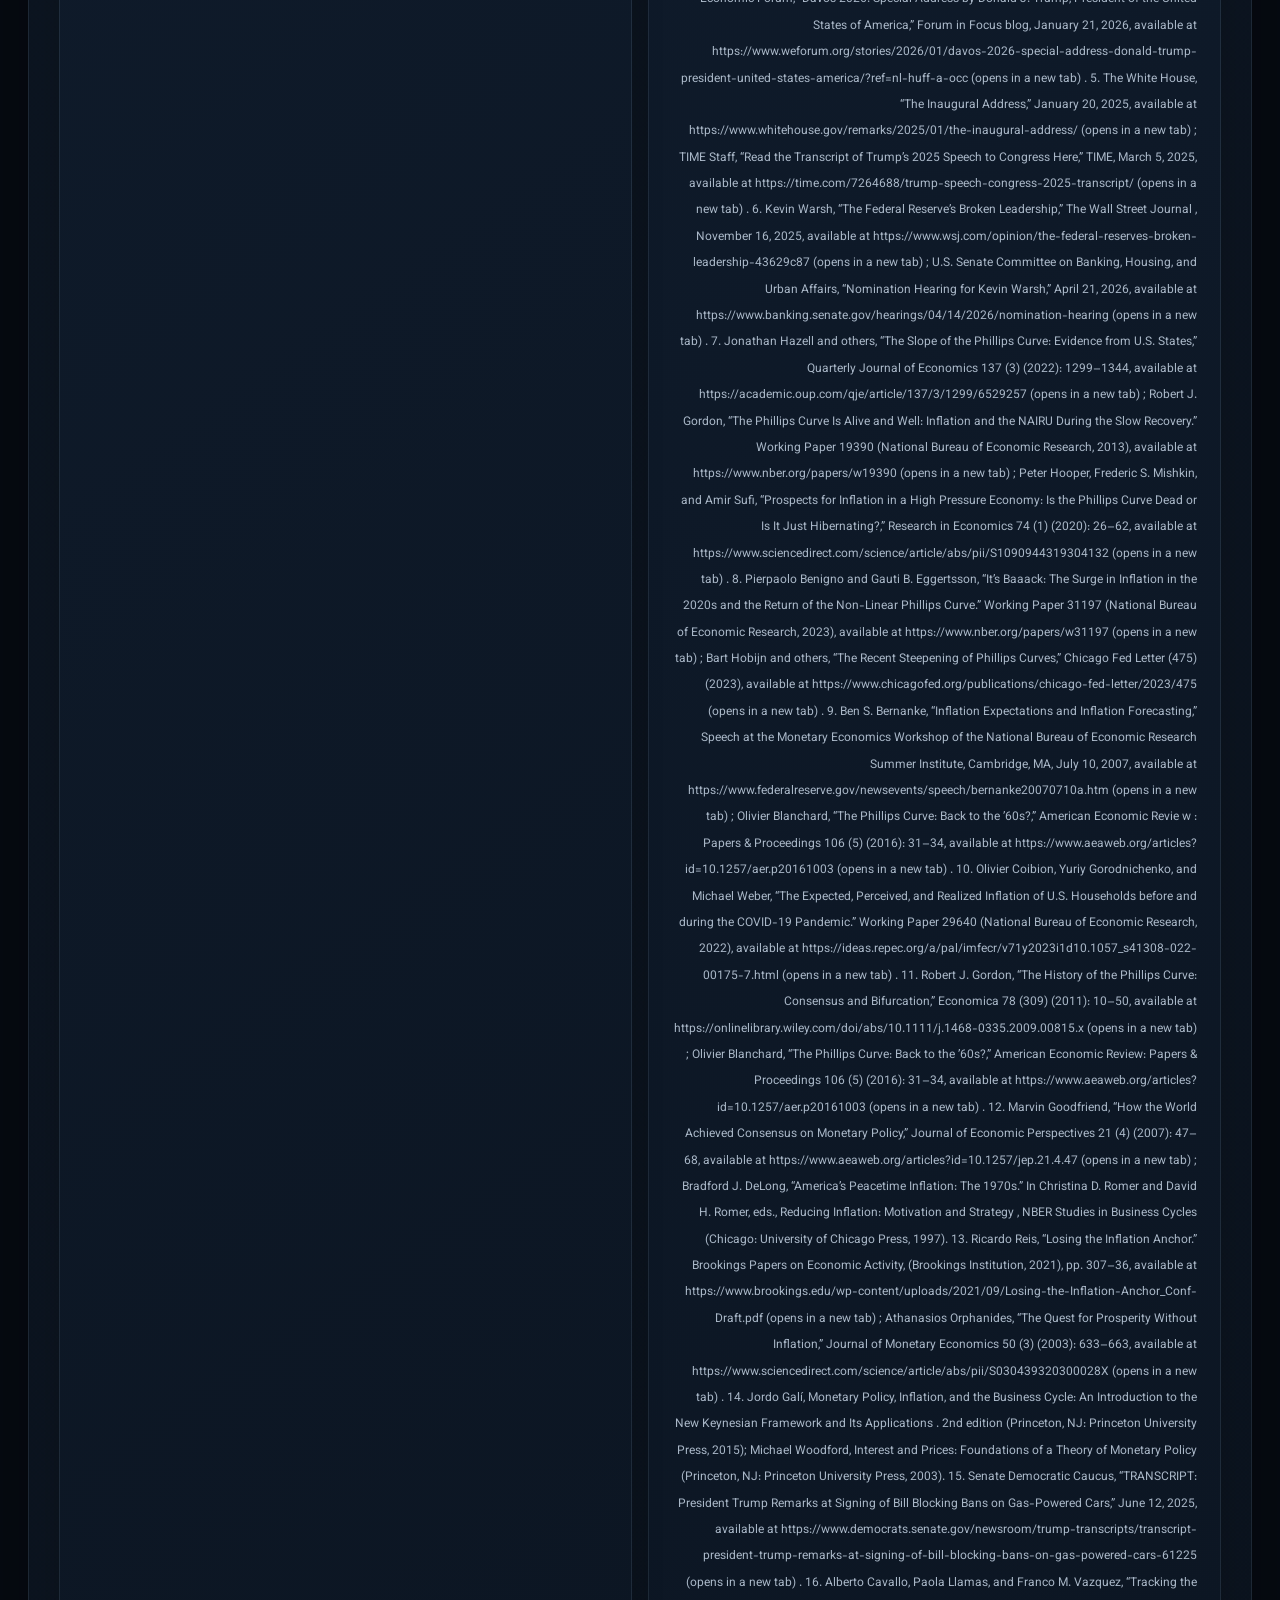
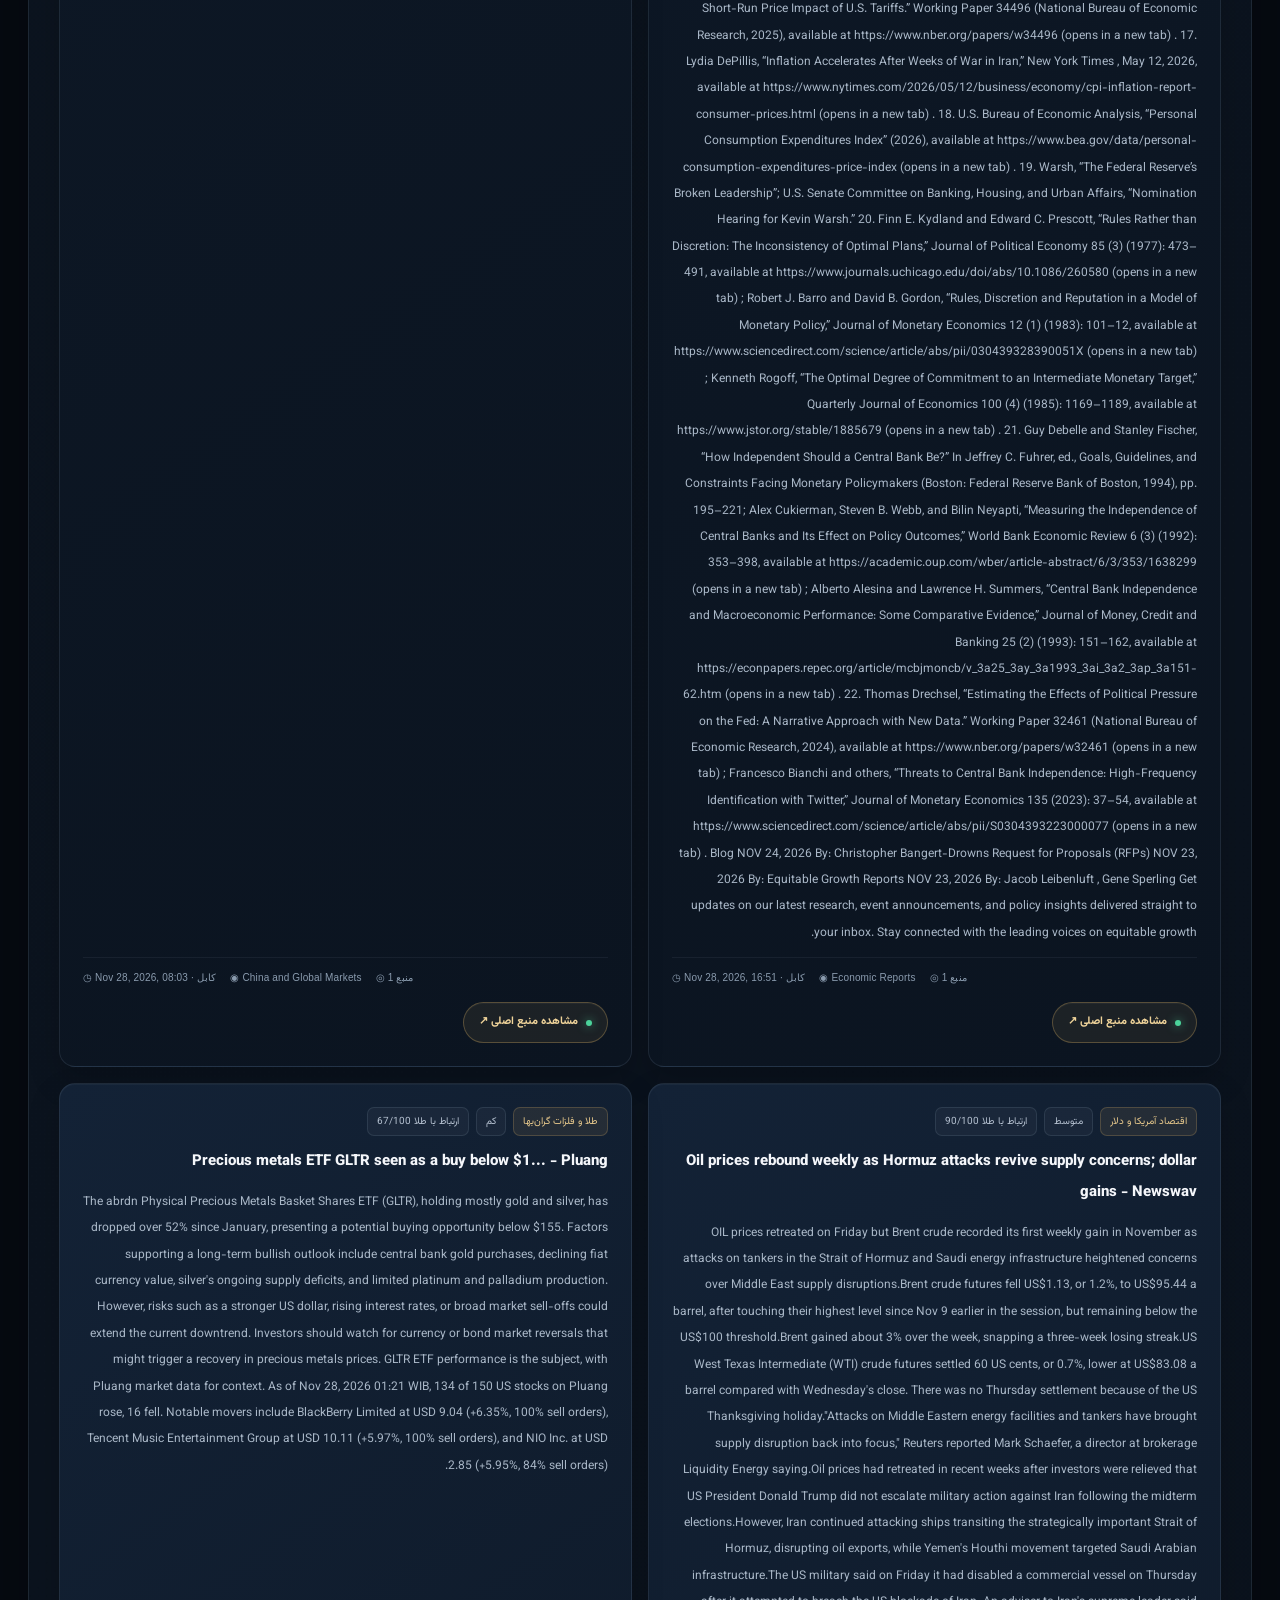
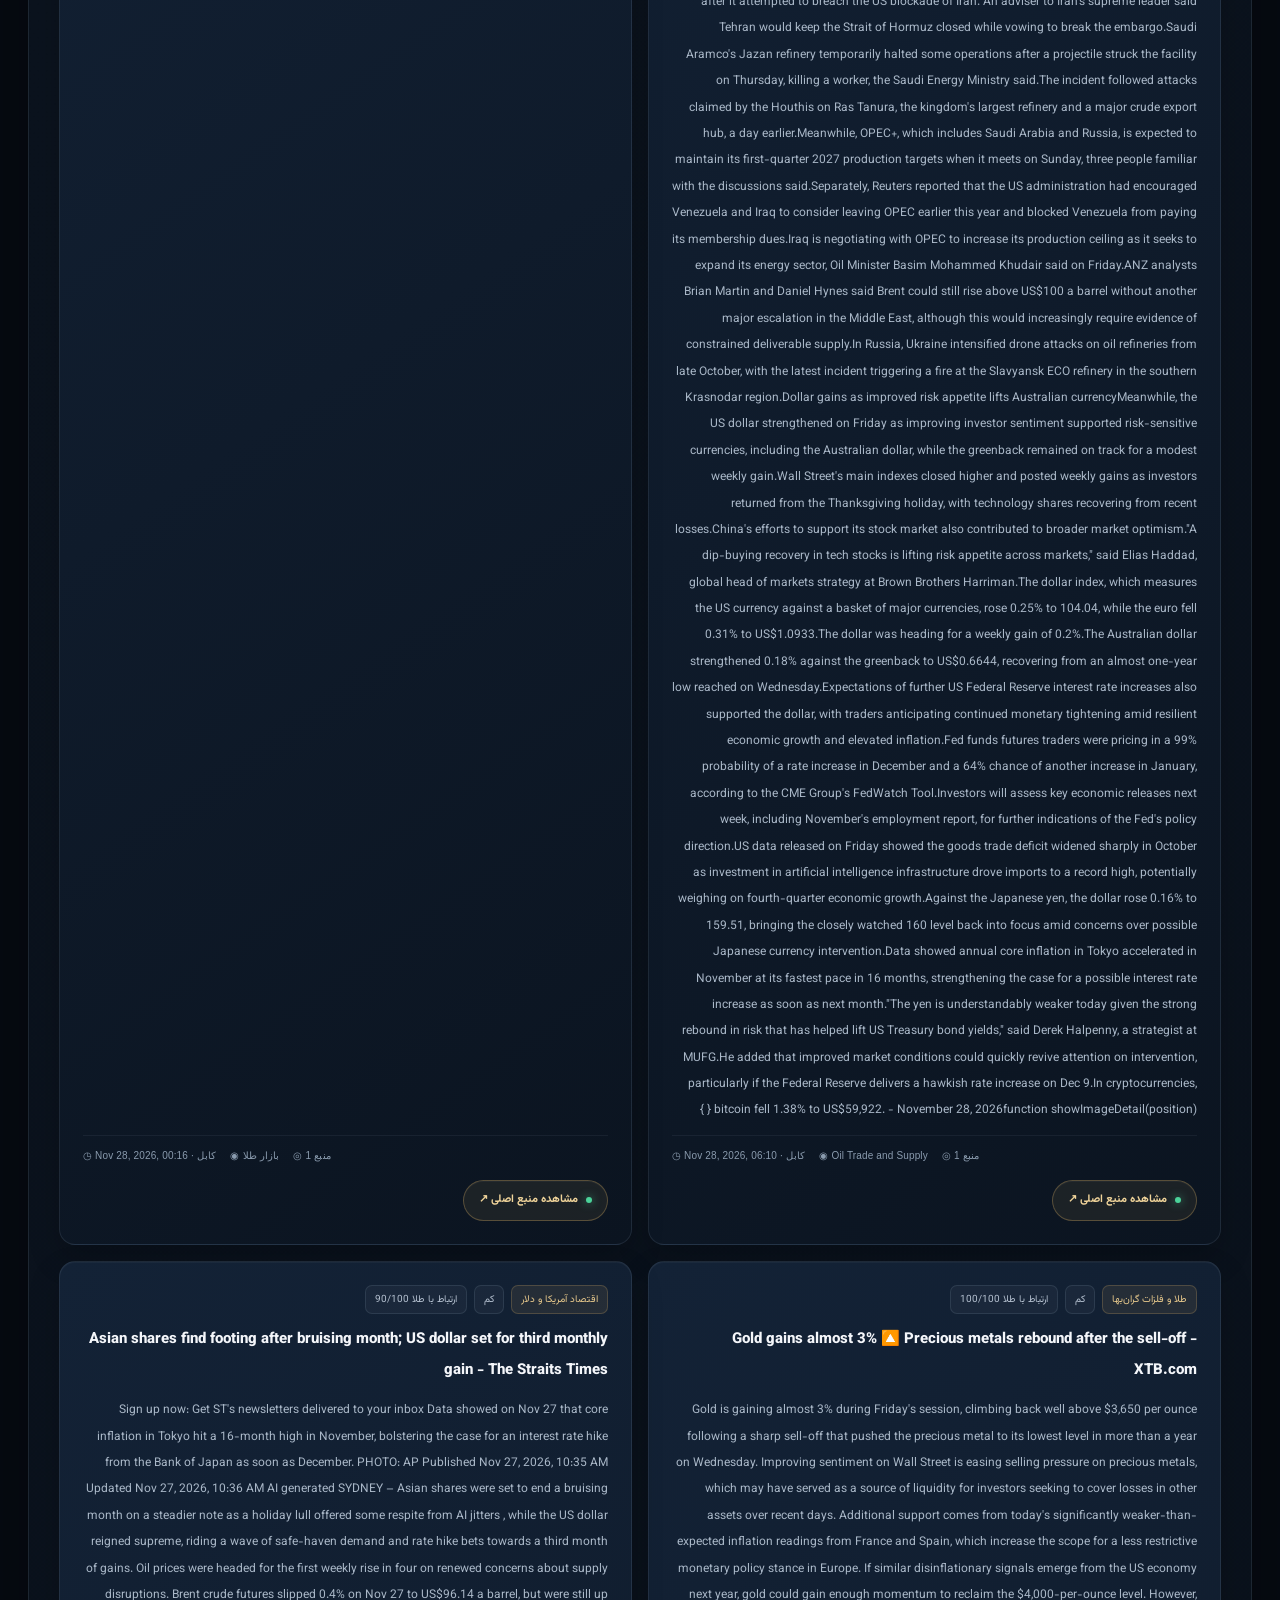
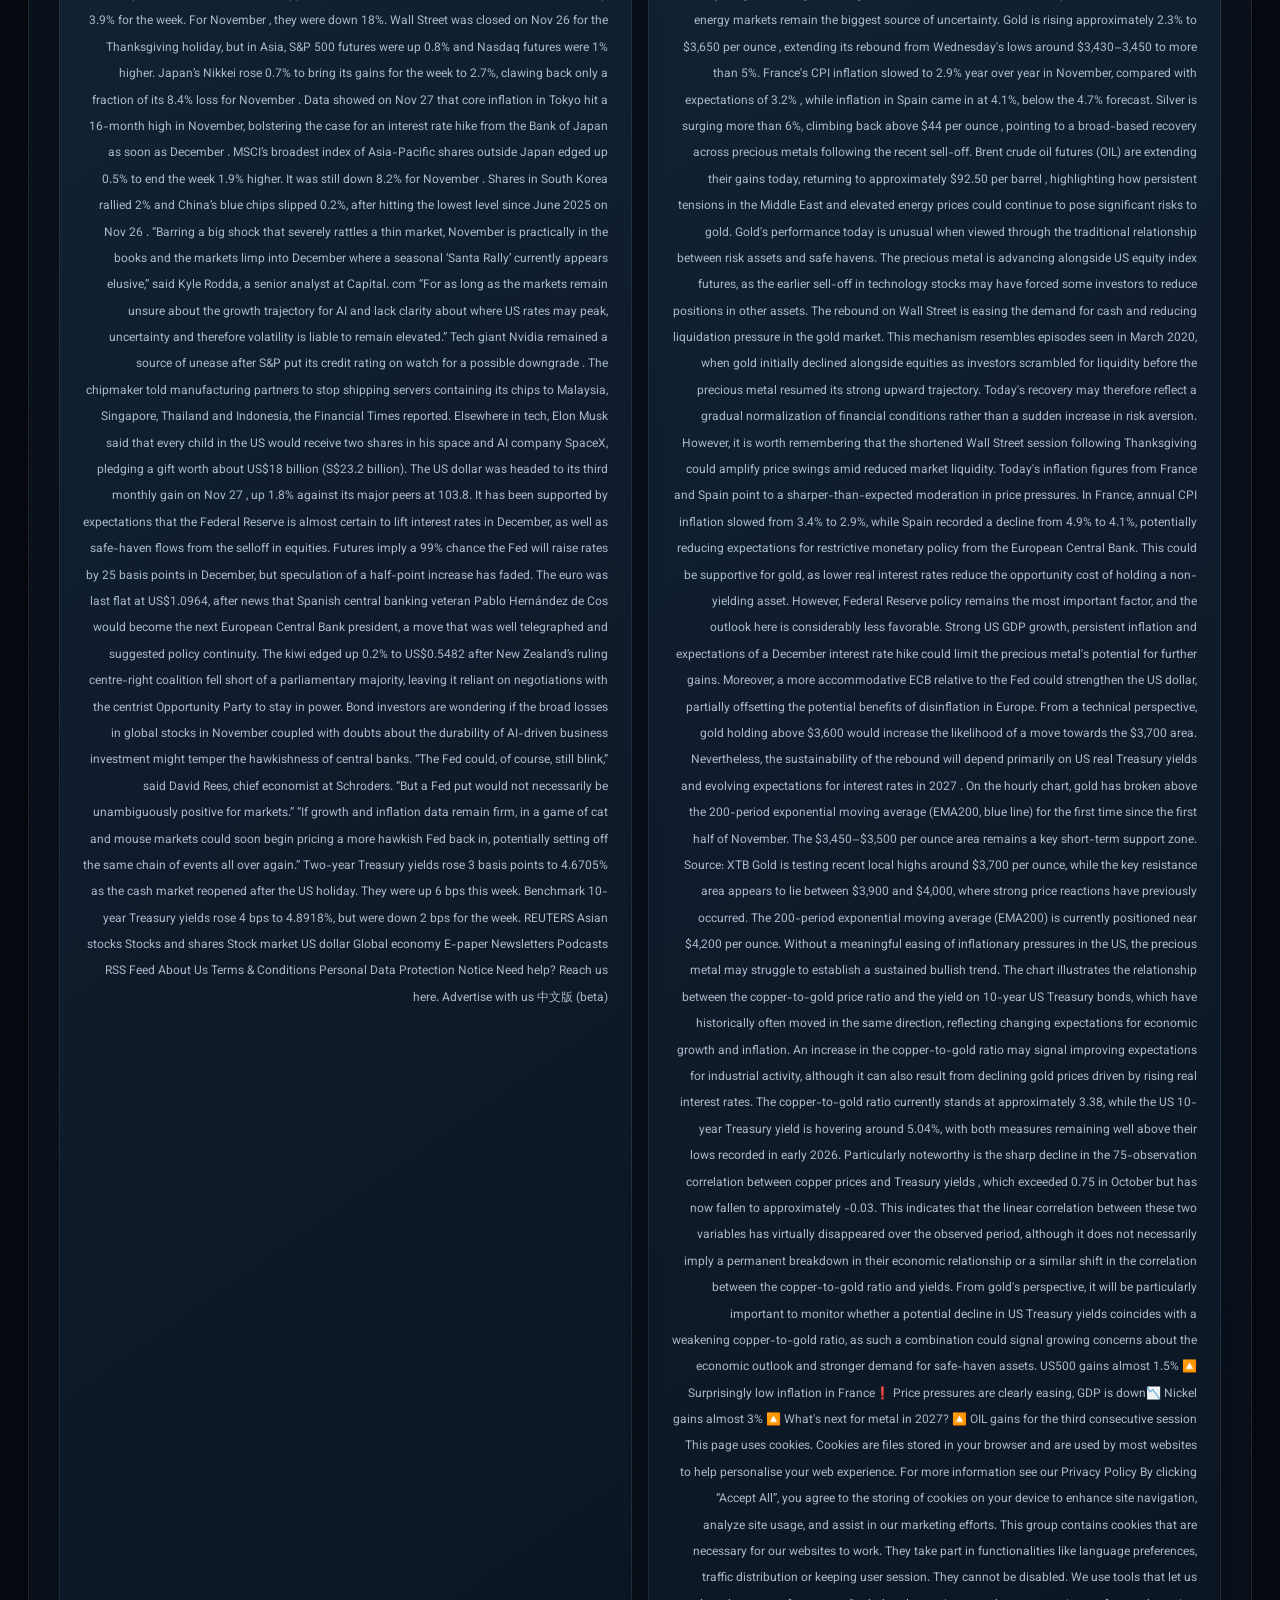
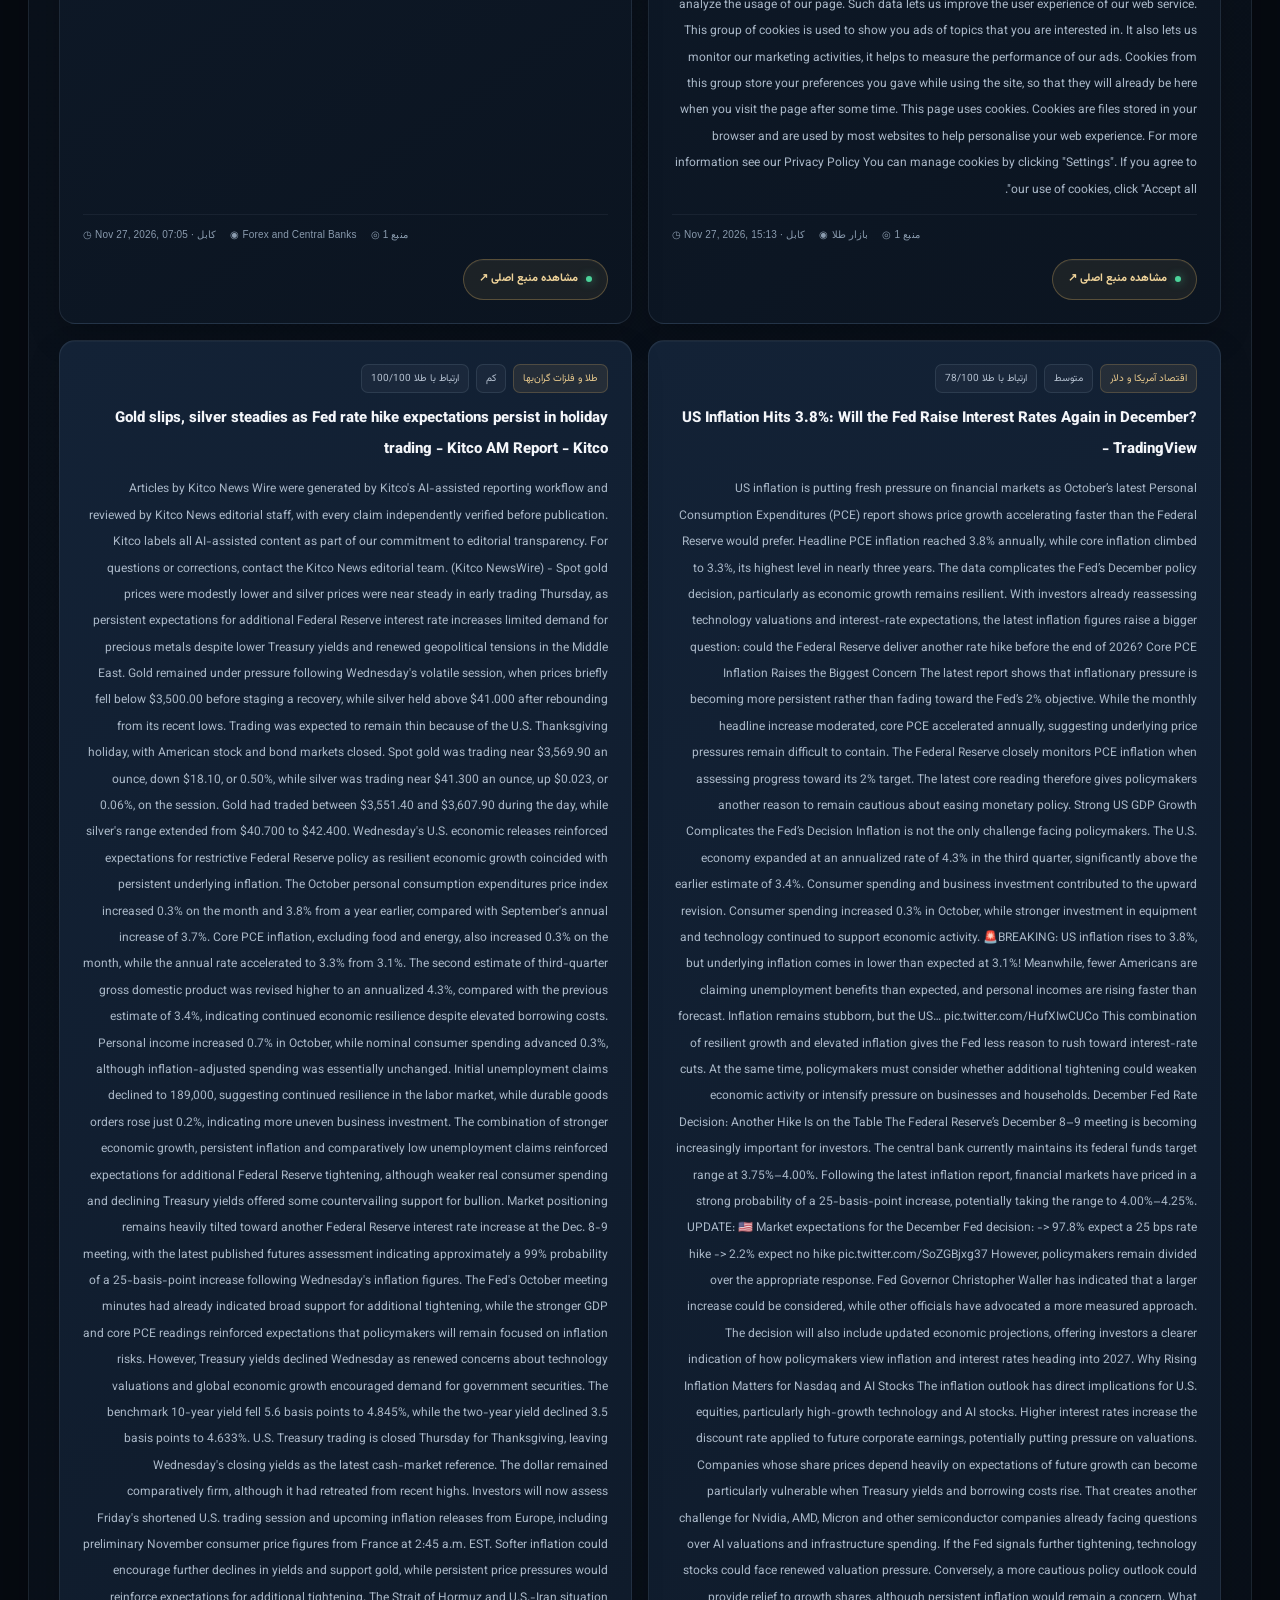
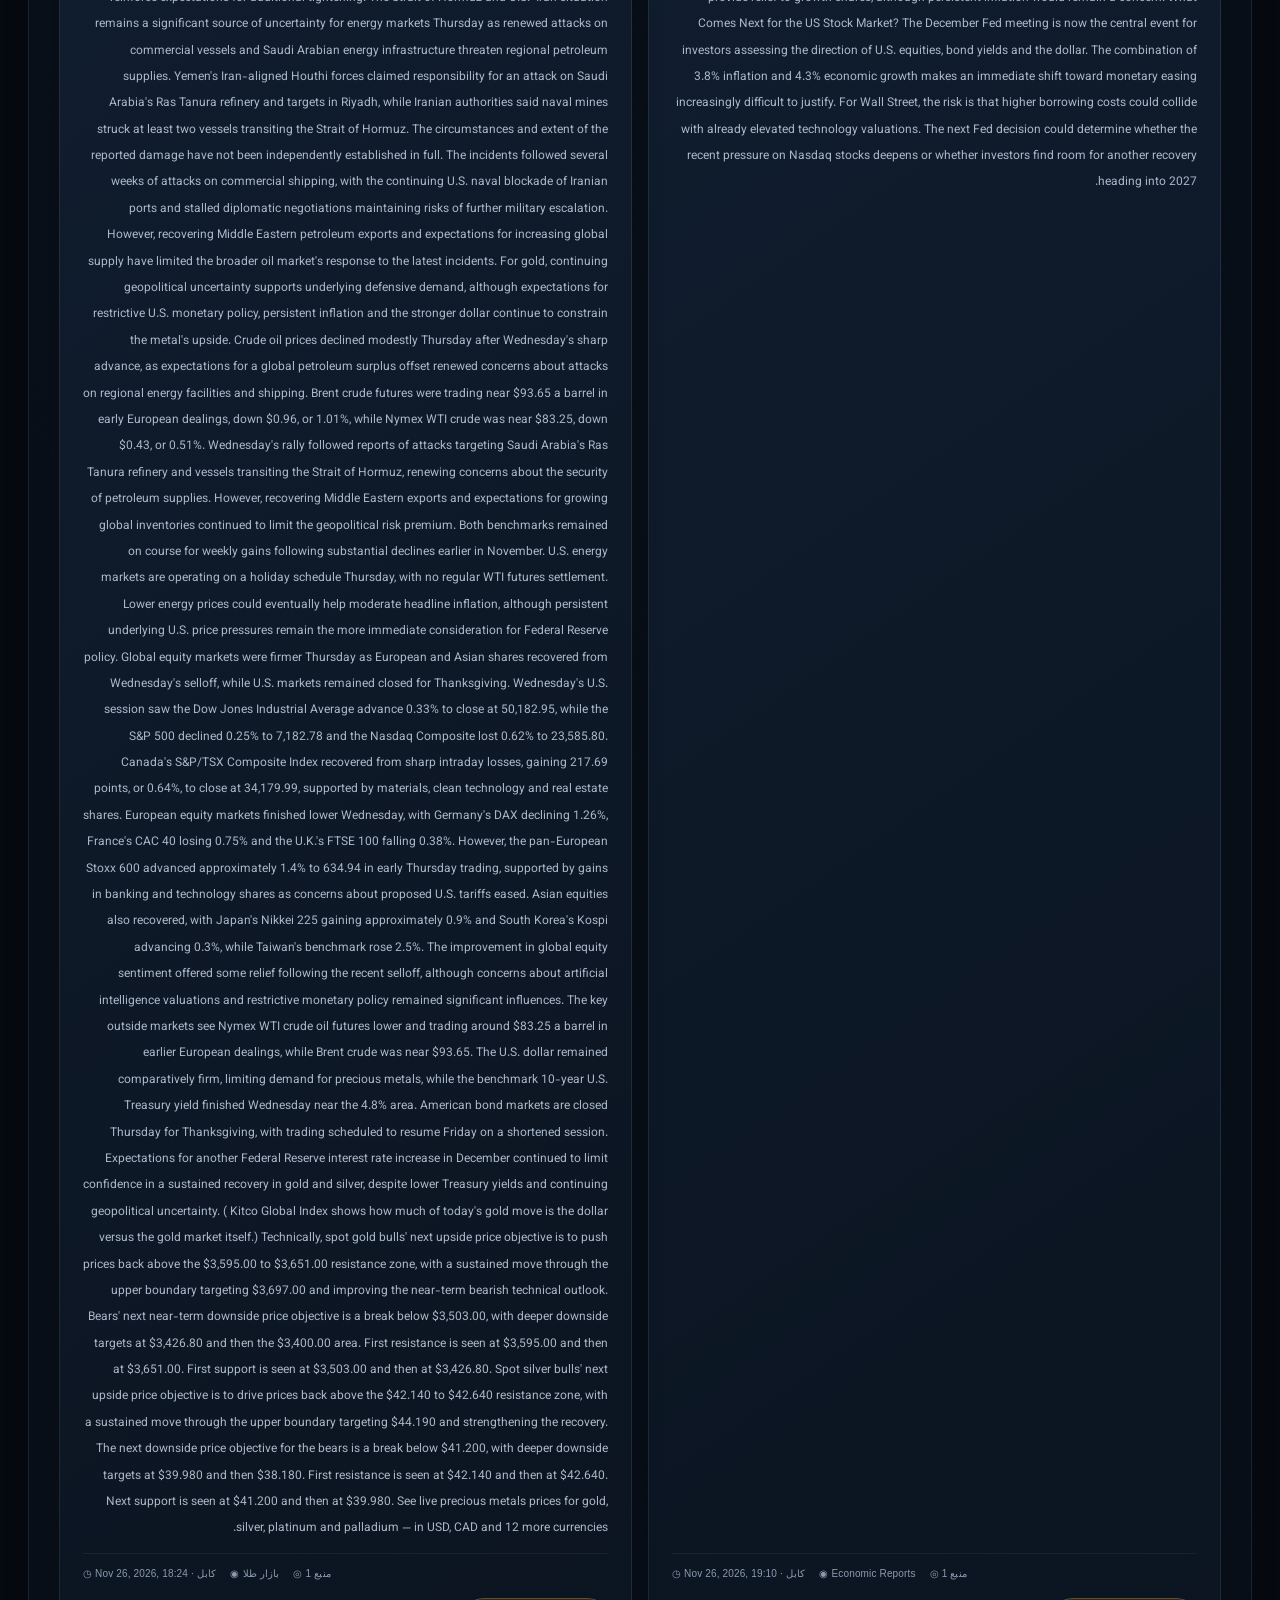
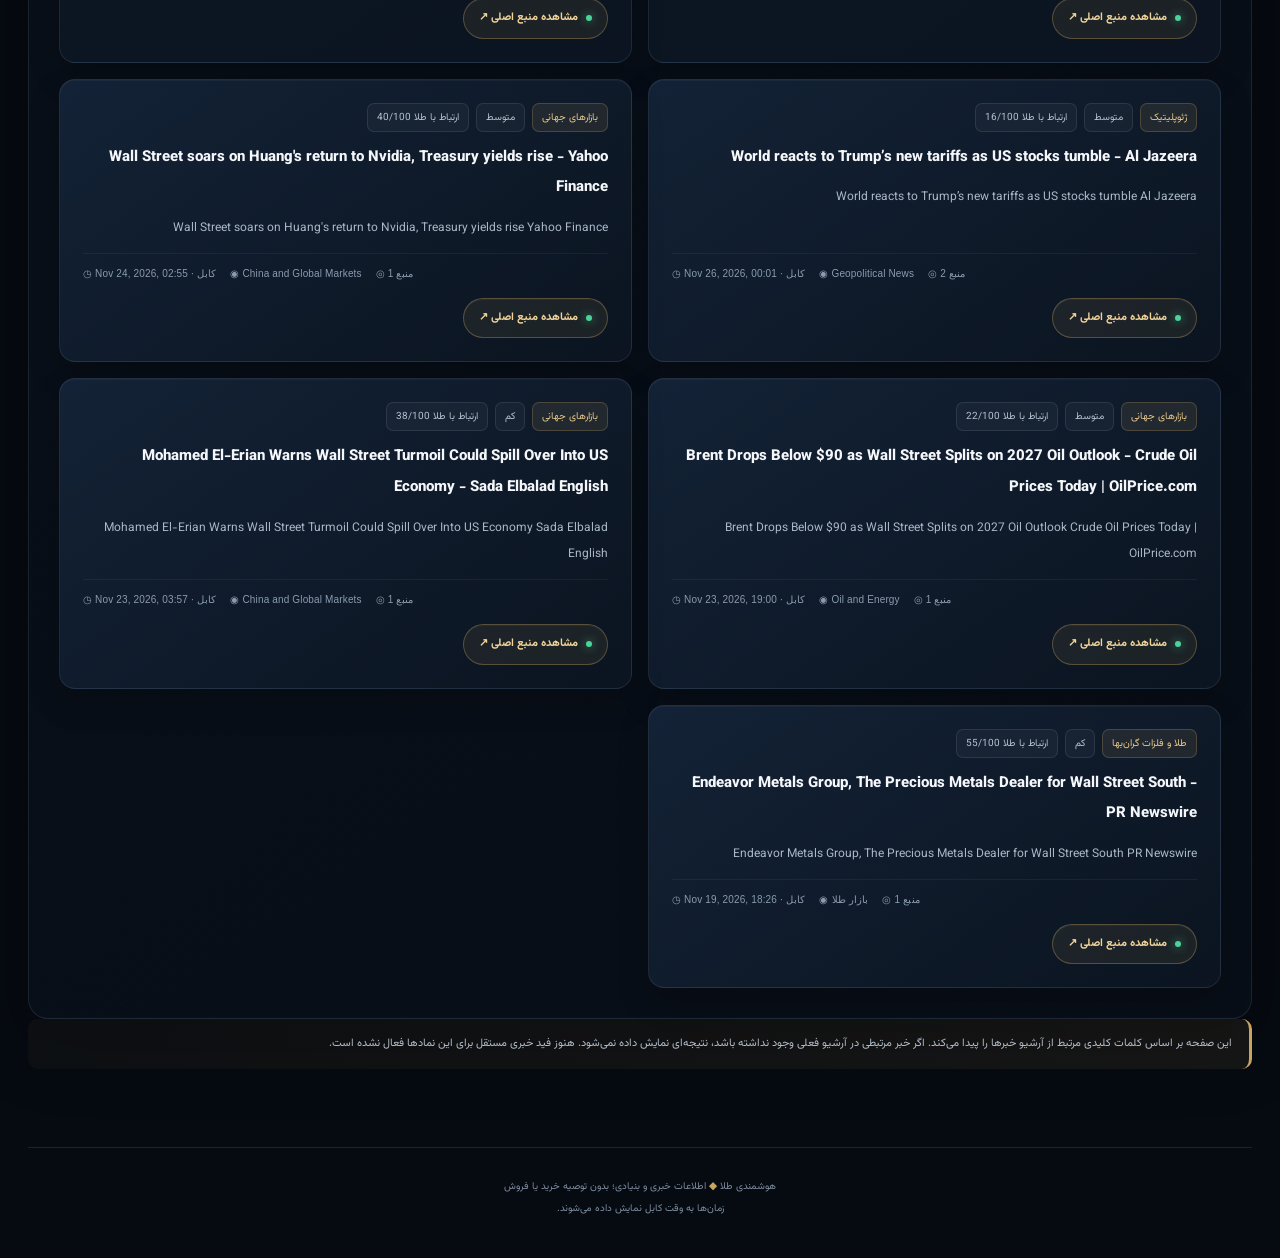
<file: djiusd.html>
<!doctype html><html lang="fa" dir="rtl"><head><meta charset="utf-8"><meta name="viewport" content="width=device-width,initial-scale=1"><meta name="theme-color" content="#080d16"><meta name="description" content="DJIUSD | هوشمندی طلا"><title>DJIUSD | هوشمندی طلا</title><link rel="stylesheet" href="assets/site.css?v=20261120-archivefilters1"></head><body data-page="symbol" data-symbol="DJIUSD"><header class="topbar"><div class="shell top-inner"><a class="brand" href="index.html"><div class="mark">₳</div><div><strong>هوشمندی طلا</strong><small>مرکز تحلیل بنیادی بازار طلا</small></div></a><nav class="nav"><a href="index.html">خانه</a><a href="reports.html">گزارش صبحگاهی</a><a href="breaking.html">اخبار فوری</a><a href="archive.html">آرشیو اخبار</a><a href="xauusd.html">XAUUSD</a><a href="symbols.html">نمادها</a></nav></div></header><main class="shell"><section class="hero"><div><div class="eyebrow">بررسی بنیادی نماد</div><h1>DJIUSD</h1><p>شاخص داوجونز — خبرها و عوامل بنیادی مرتبط با این نماد</p></div><div class="pill">● مرکز داده و تحلیل</div></section><section class="grid"><div class="stat"><span>نماد</span><strong>DJIUSD</strong><small>صفحه اختصاصی</small></div><div class="stat"><span>خبرهای مرتبط</span><strong id="result-count">—</strong><small>از آرشیو موجود</small></div><div class="stat"><span>نوع داده</span><strong style="font-size:17px">اخبار بنیادی</strong><small>بدون قیمت زنده</small></div><div class="stat"><span>منطقه زمانی</span><strong style="font-size:17px">کابل</strong><small>کابل</small></div></section><section class="panel" style="margin-top:18px"><div class="section-head"><h2>اخبار و رویدادهای مرتبط با DJIUSD</h2><a class="pill" href="archive.html">آرشیو کامل</a></div><div id="news-list" class="cards"><div class="empty">در حال جست‌وجو…</div></div></section><div class="note">این صفحه بر اساس کلمات کلیدی مرتبط از آرشیو خبرها را پیدا می‌کند. اگر خبر مرتبطی در آرشیو فعلی وجود نداشته باشد، نتیجه‌ای نمایش داده نمی‌شود. هنوز فید خبری مستقل برای این نمادها فعال نشده است.</div></main><footer class="shell footer">هوشمندی طلا <b>◆</b> اطلاعات خبری و بنیادی؛ بدون توصیه خرید یا فروش<br>زمان‌ها به وقت کابل نمایش داده می‌شوند.</footer><script src="assets/site.js?v=20261120-archivefilters1" defer></script></body></html>
</file>
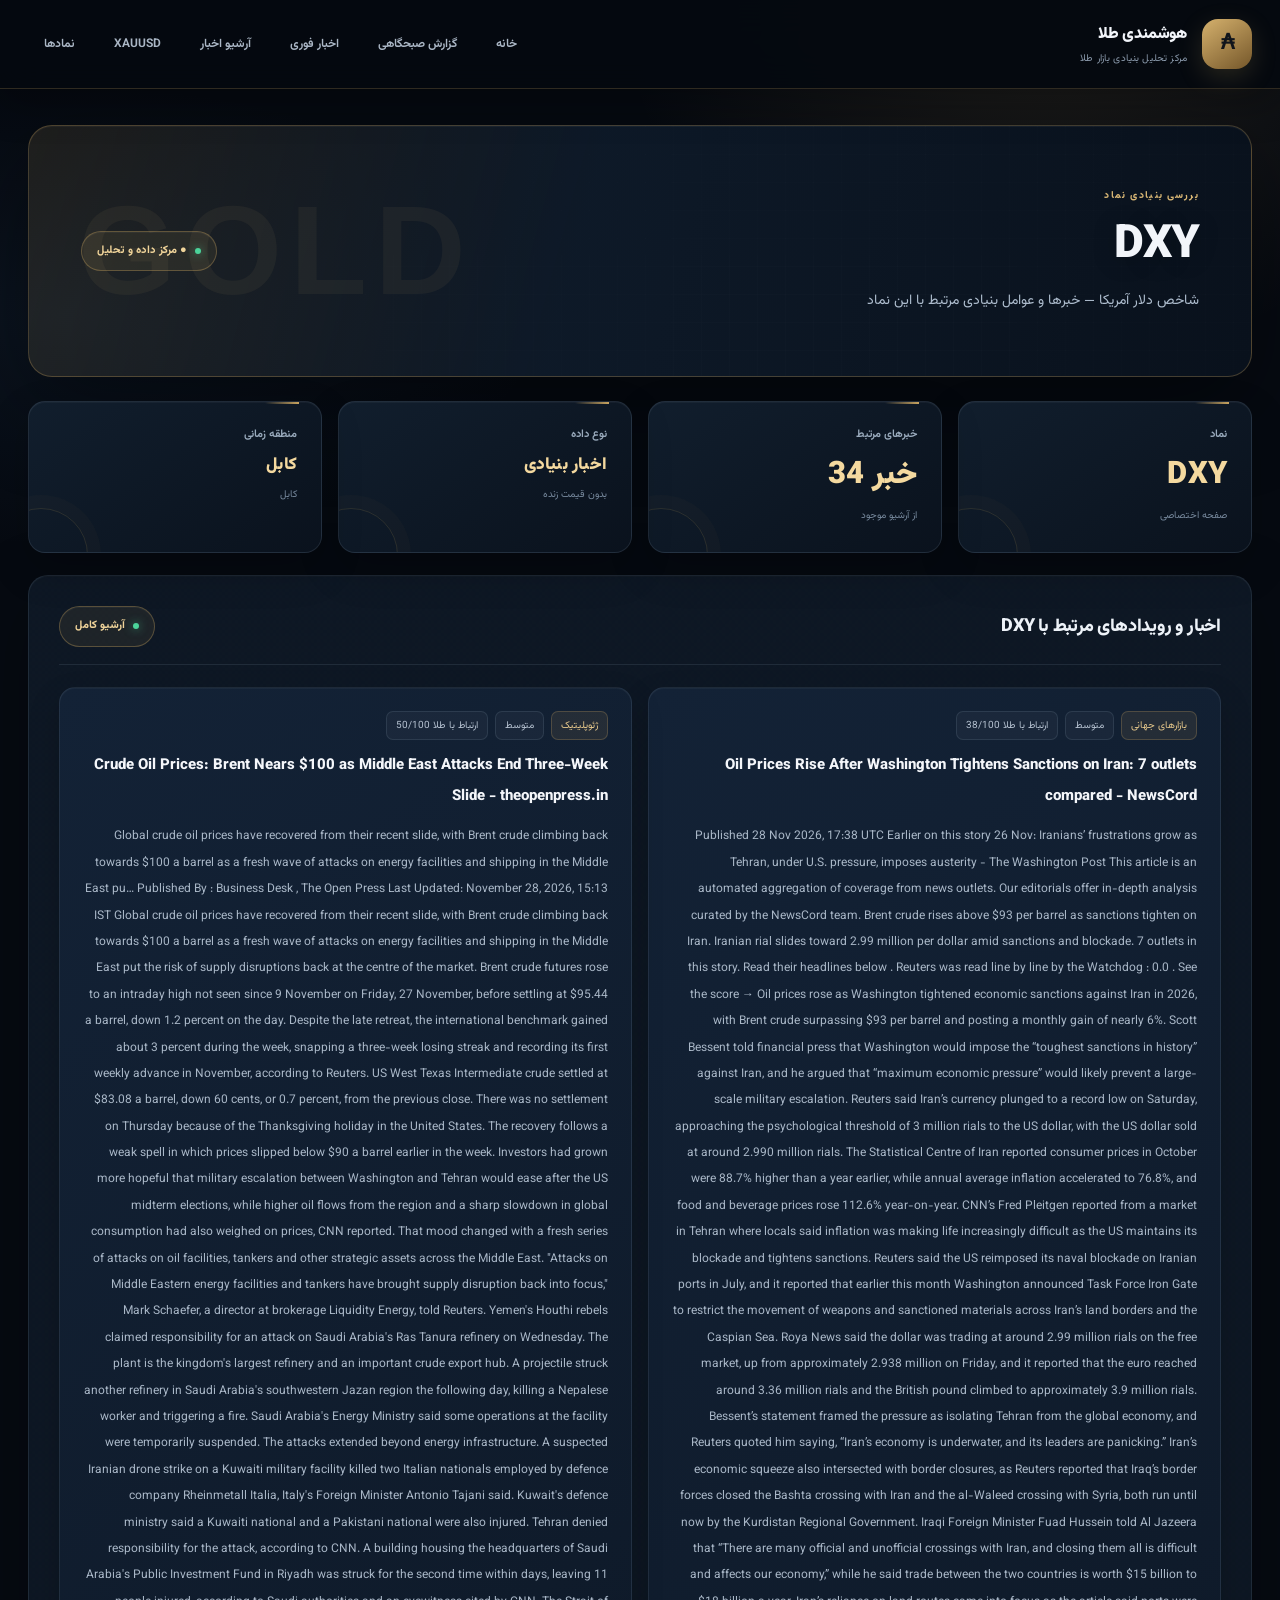
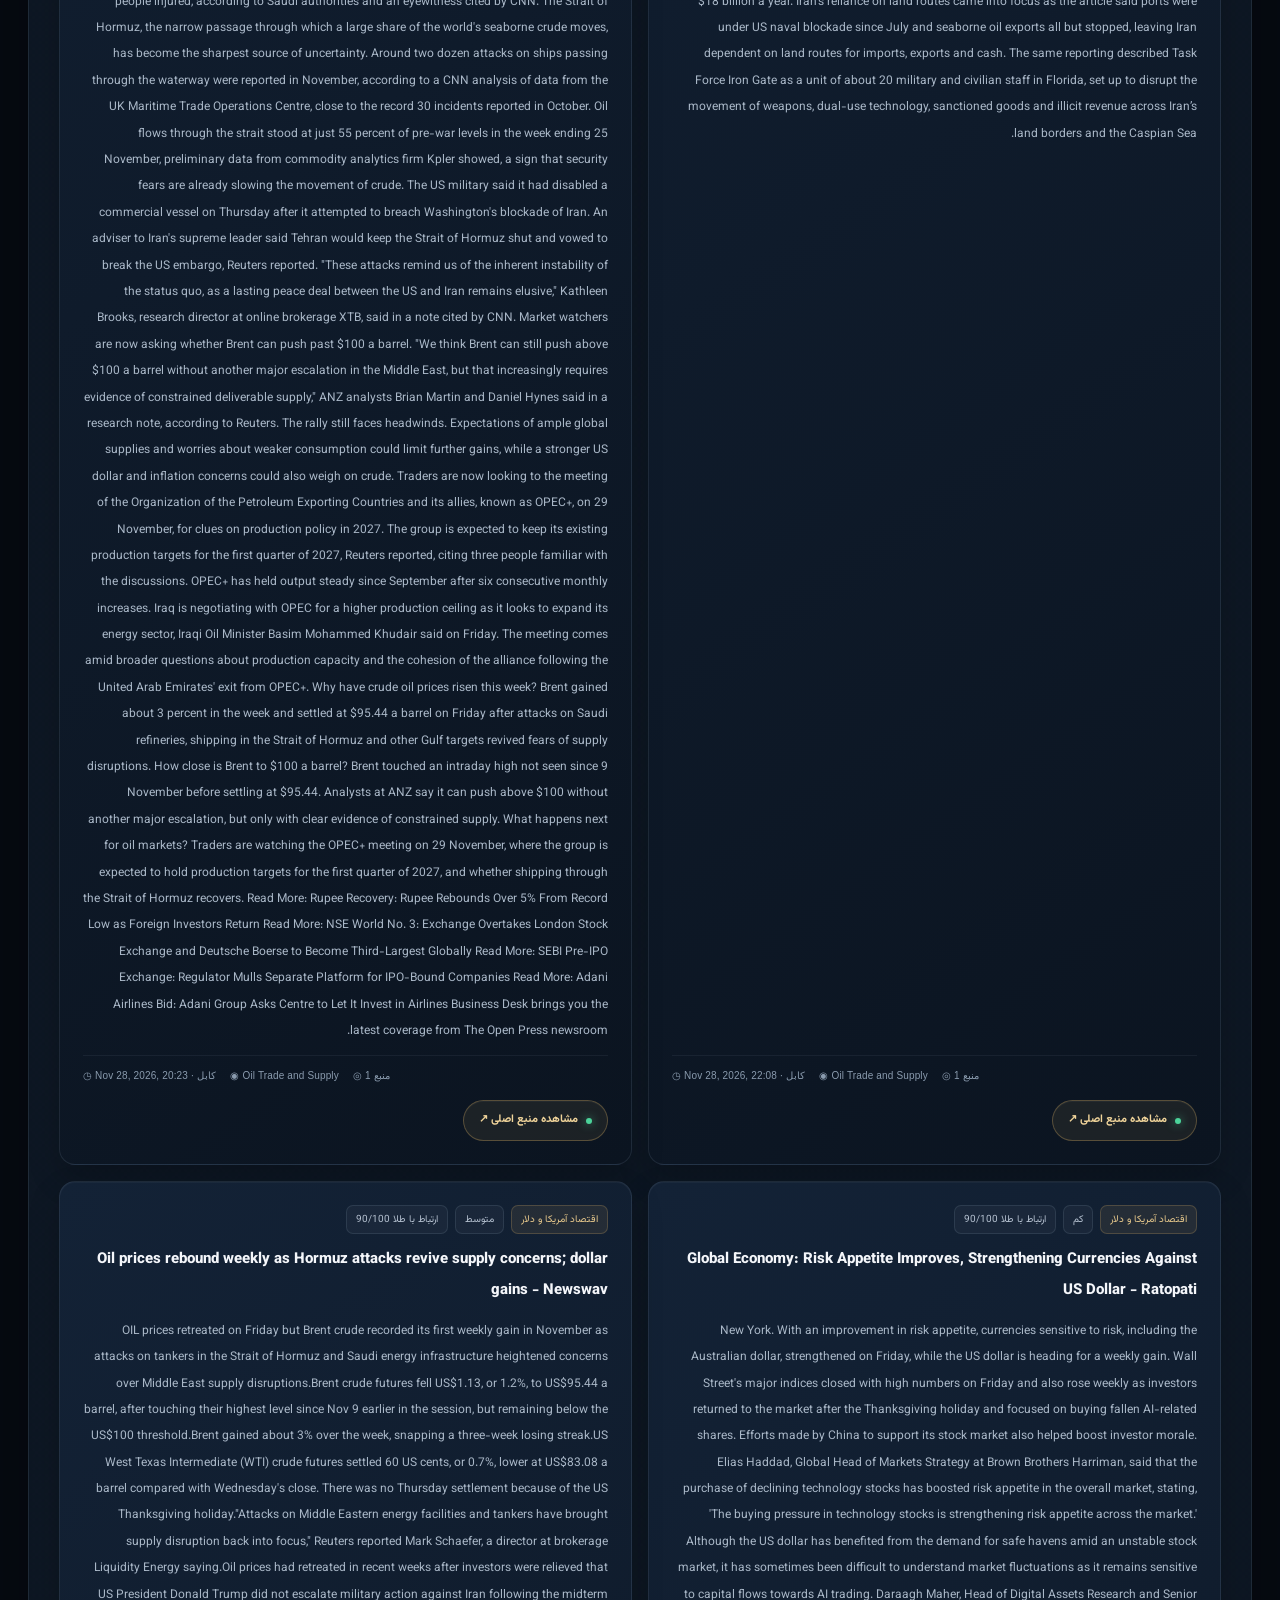
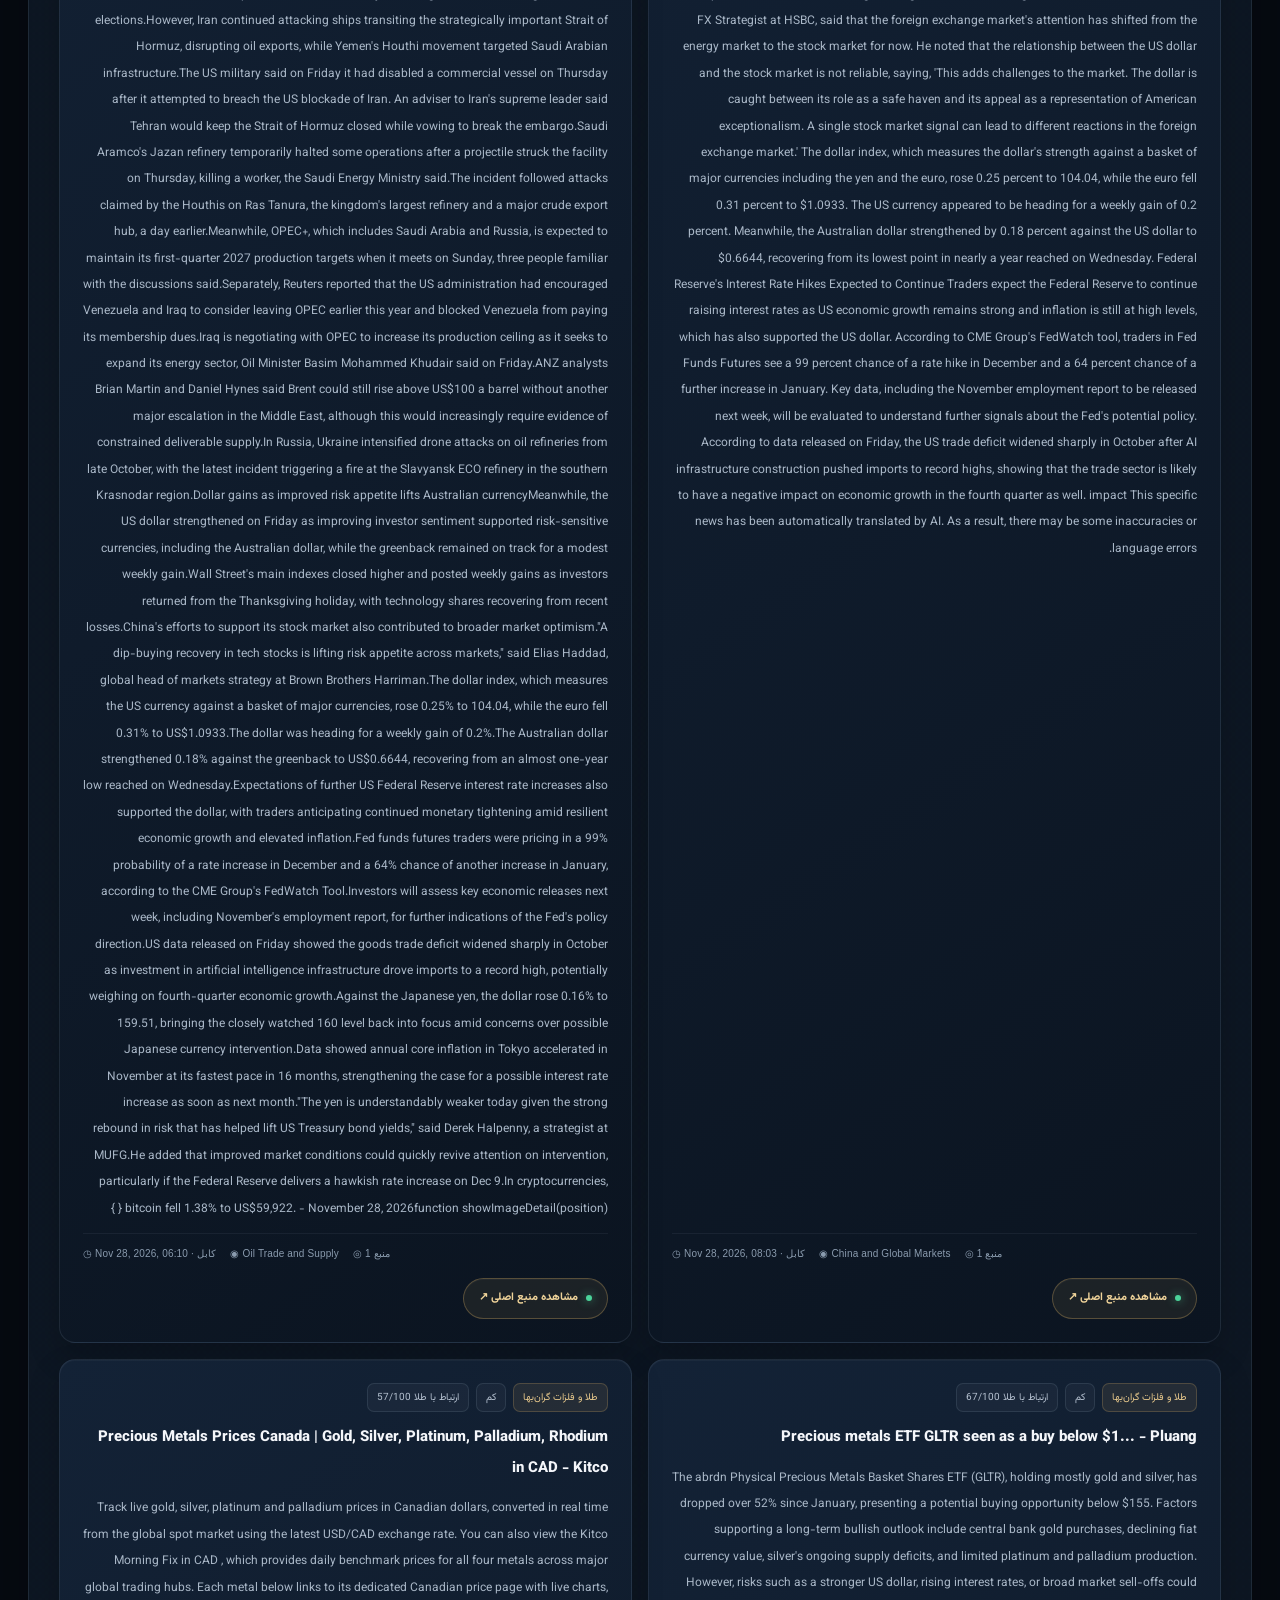
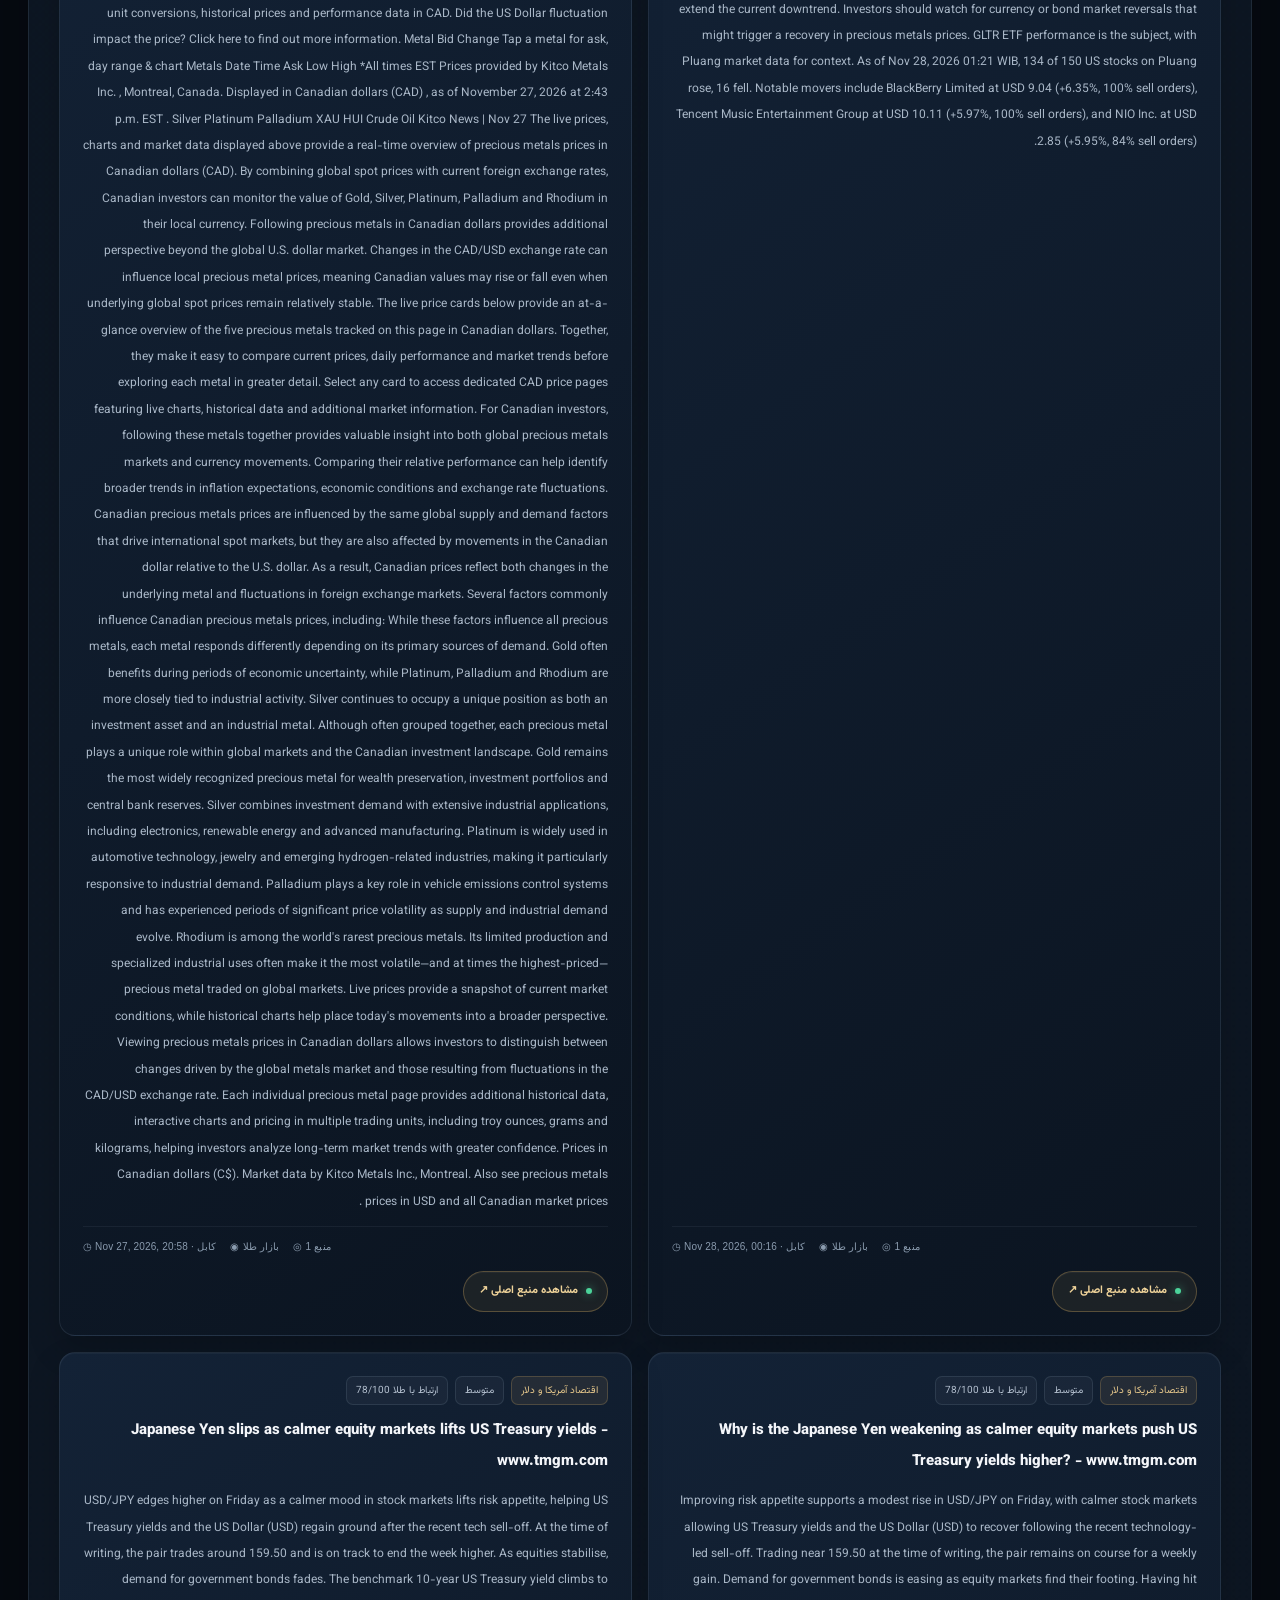
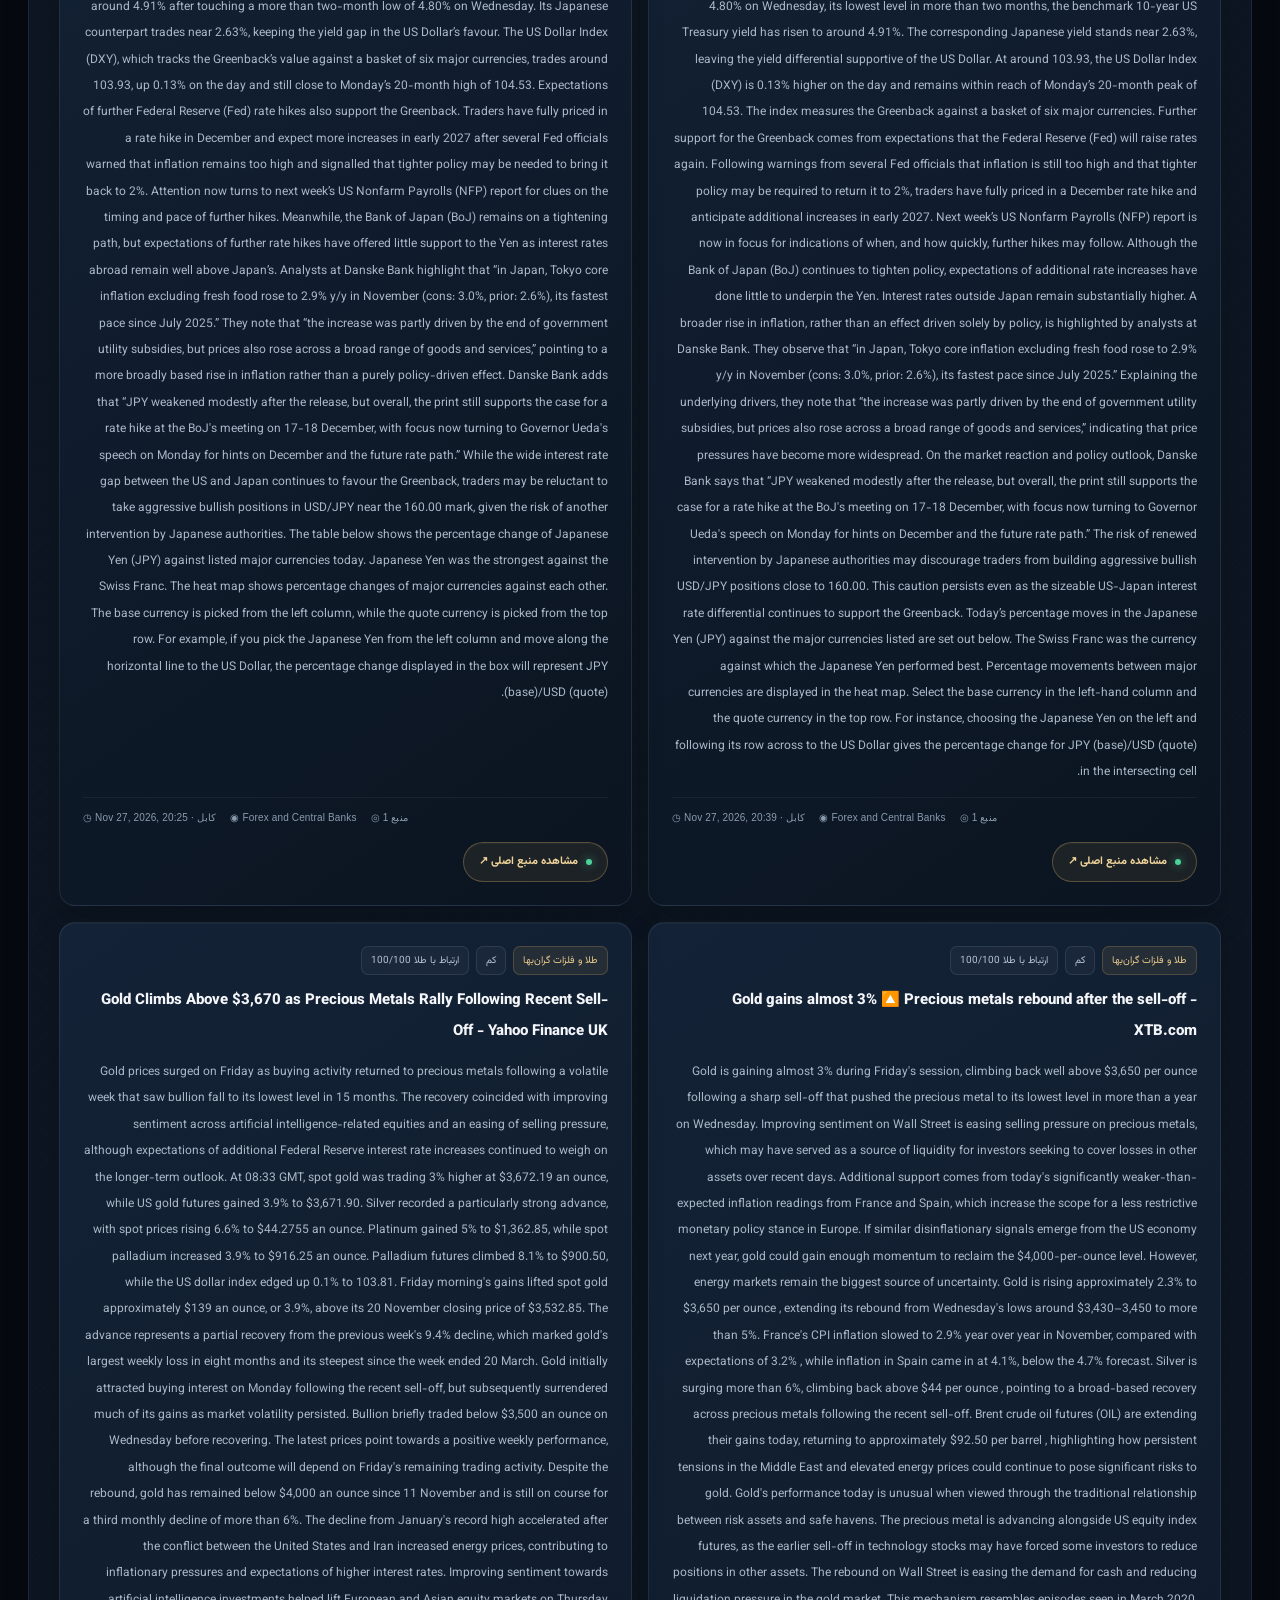
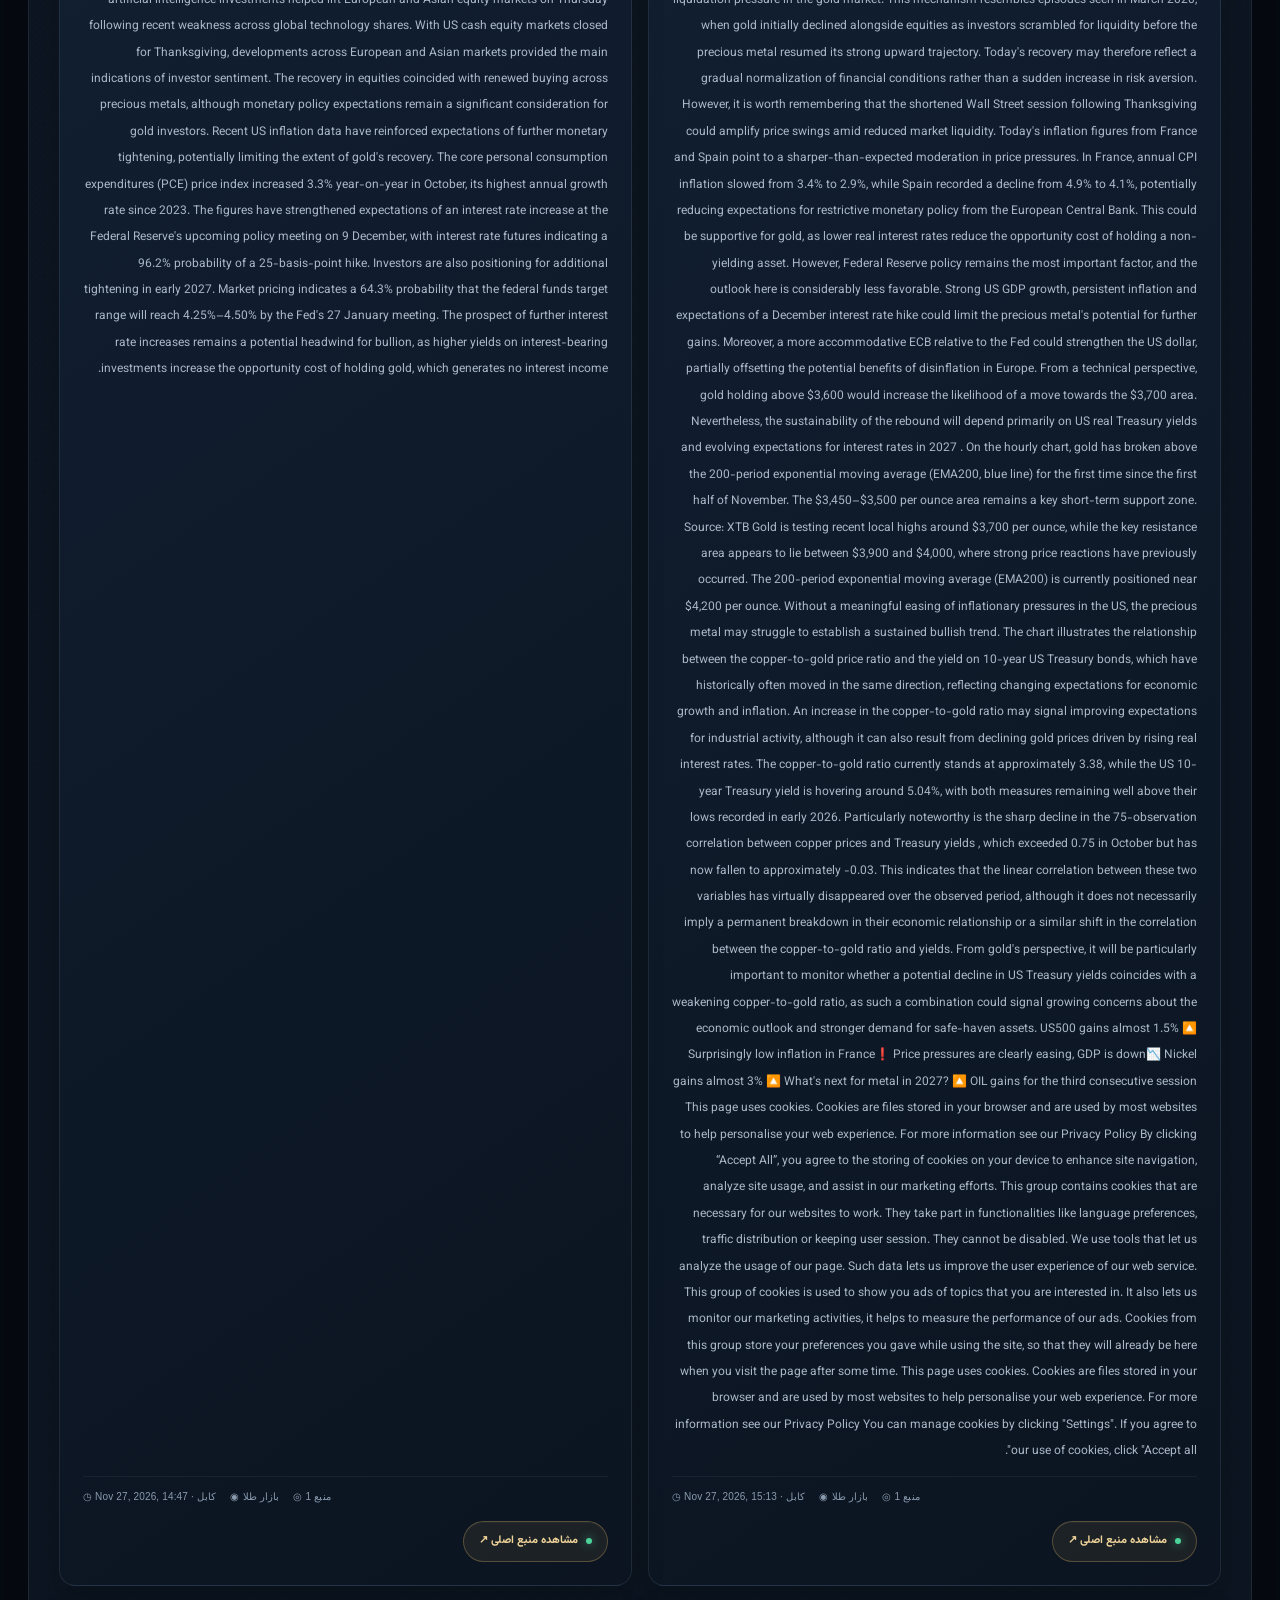
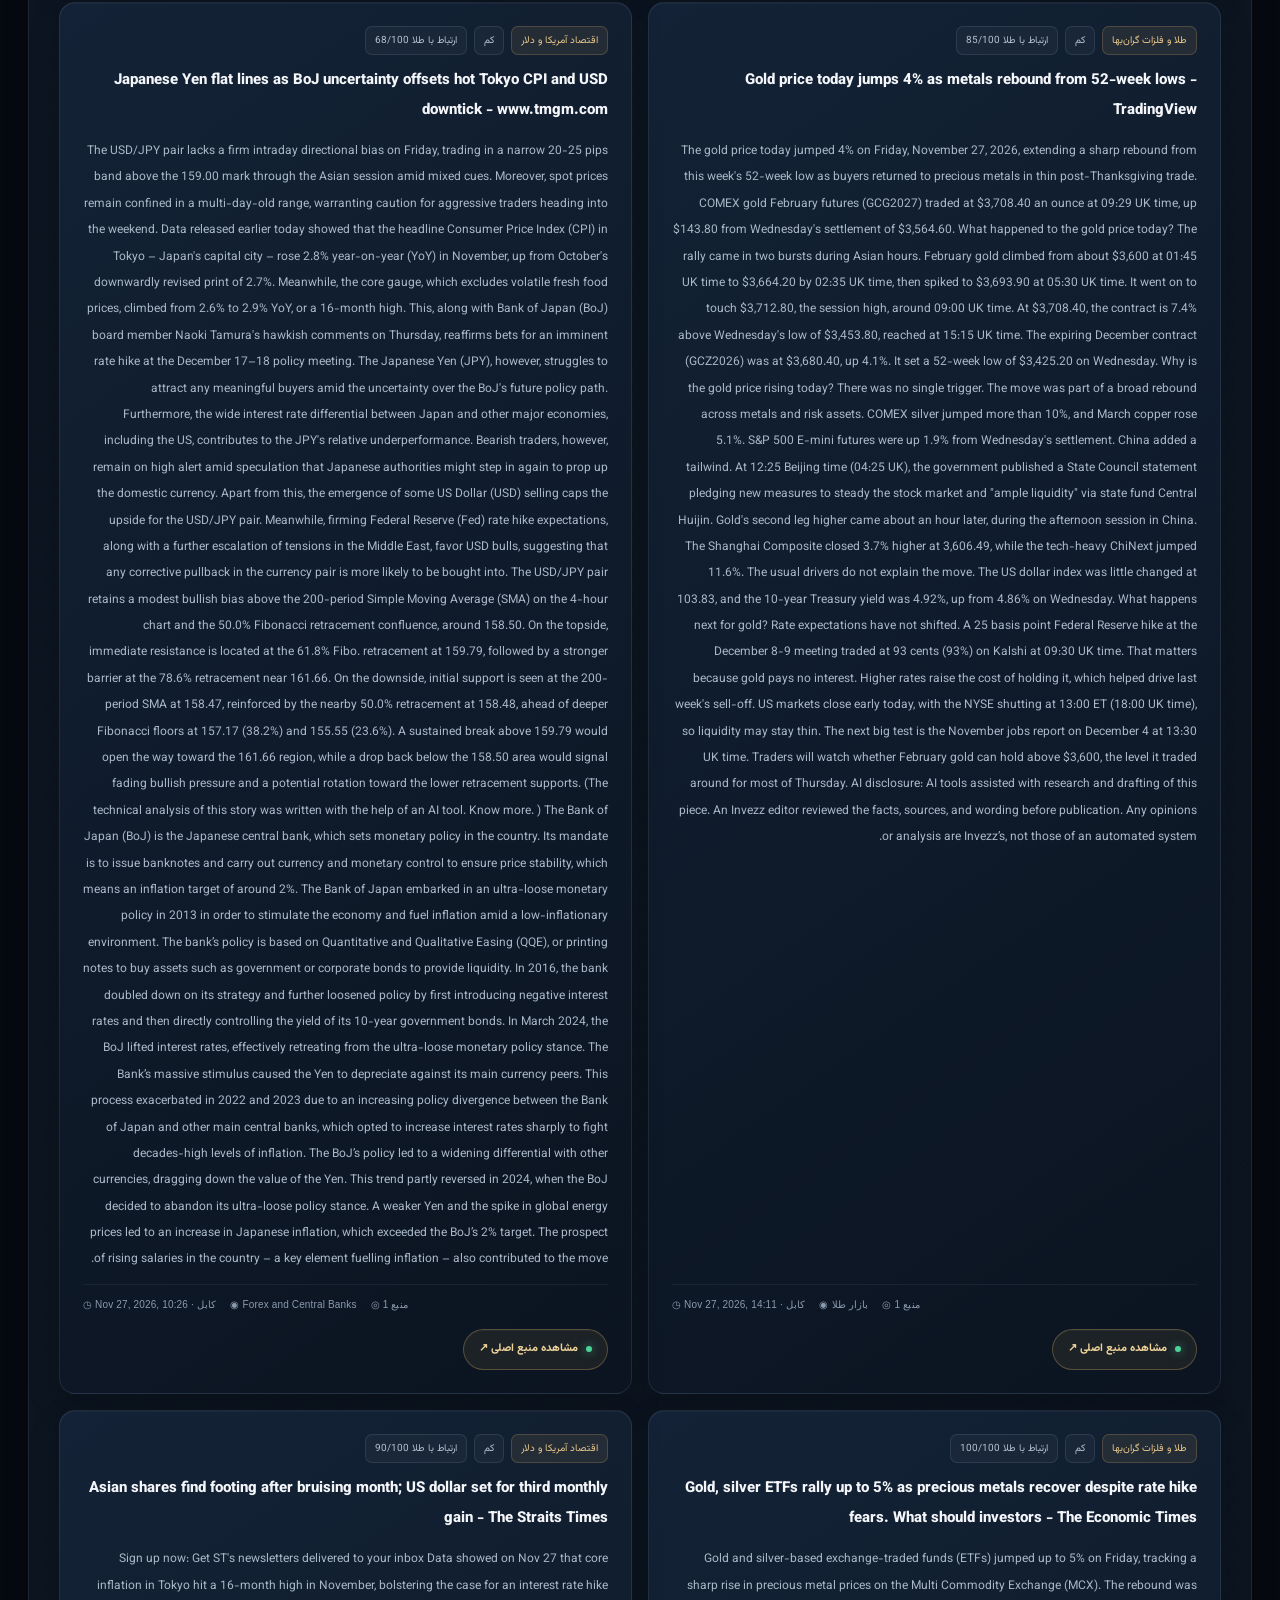
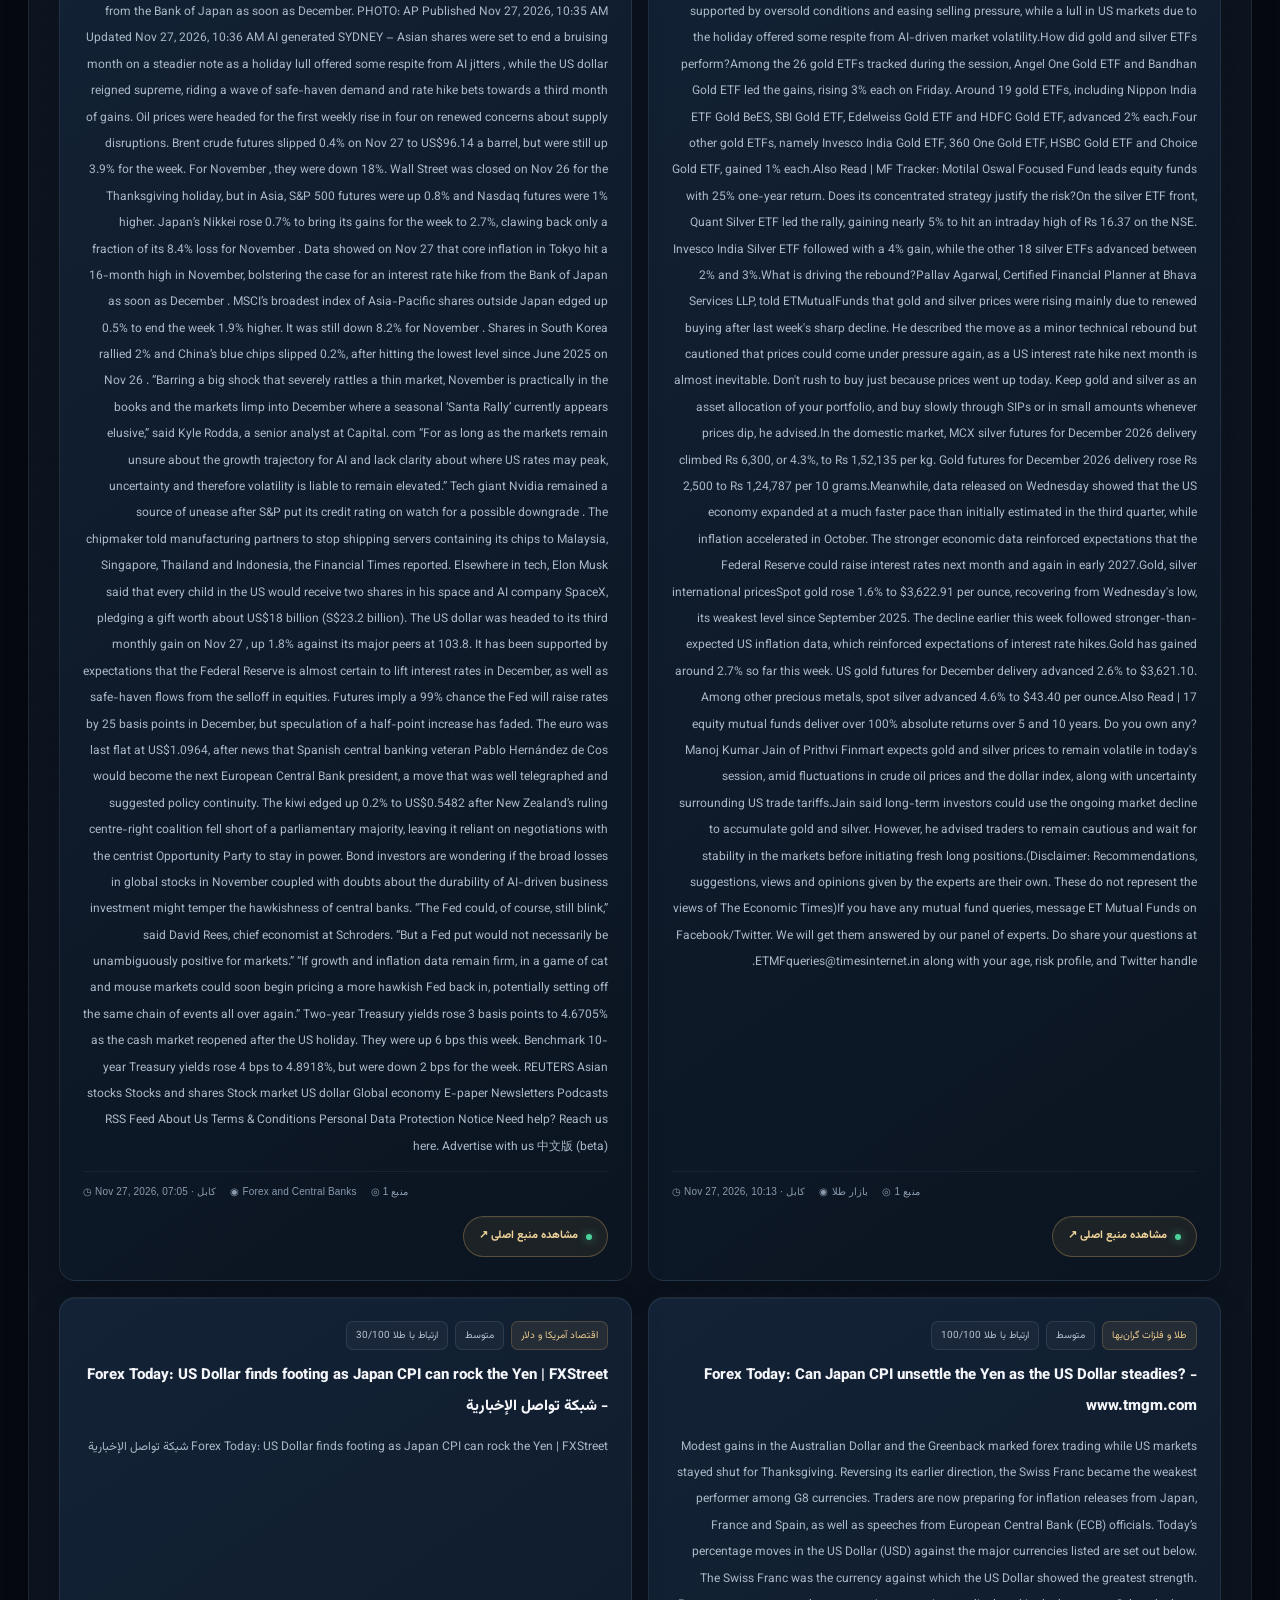
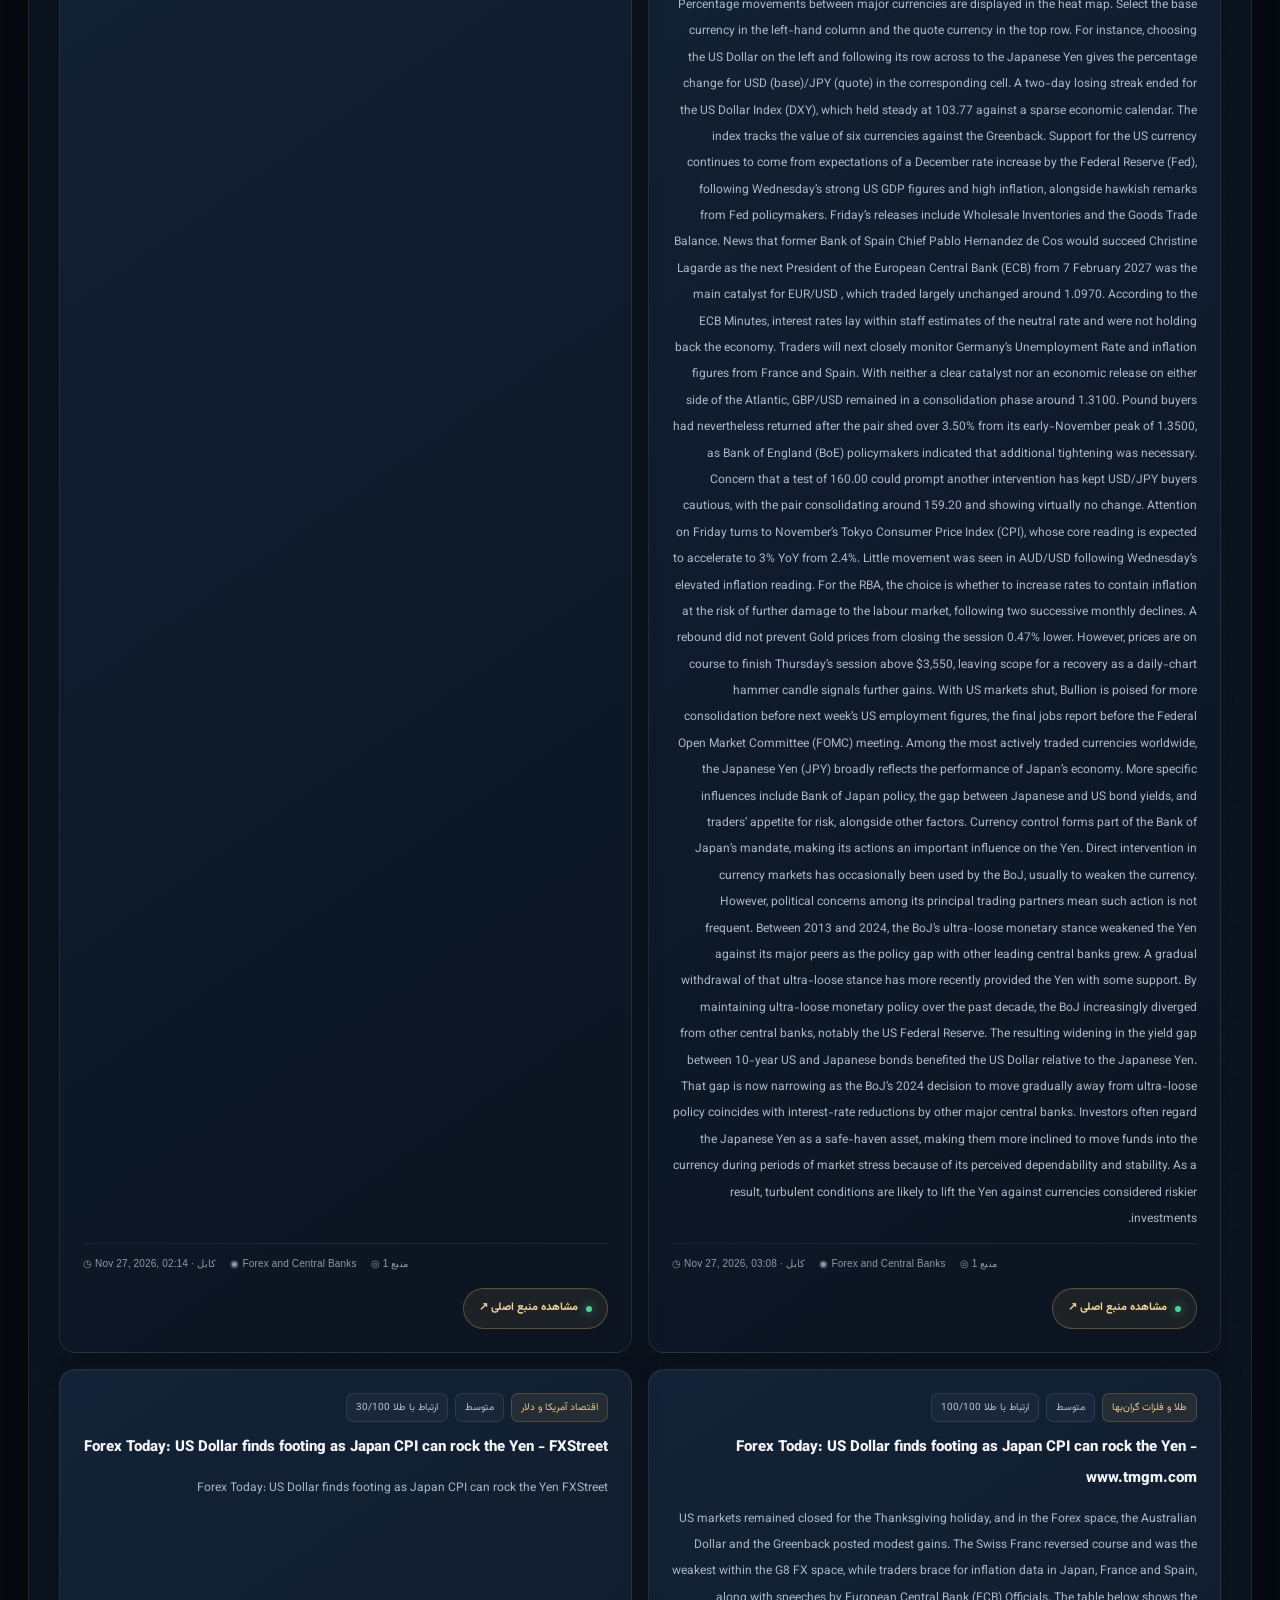
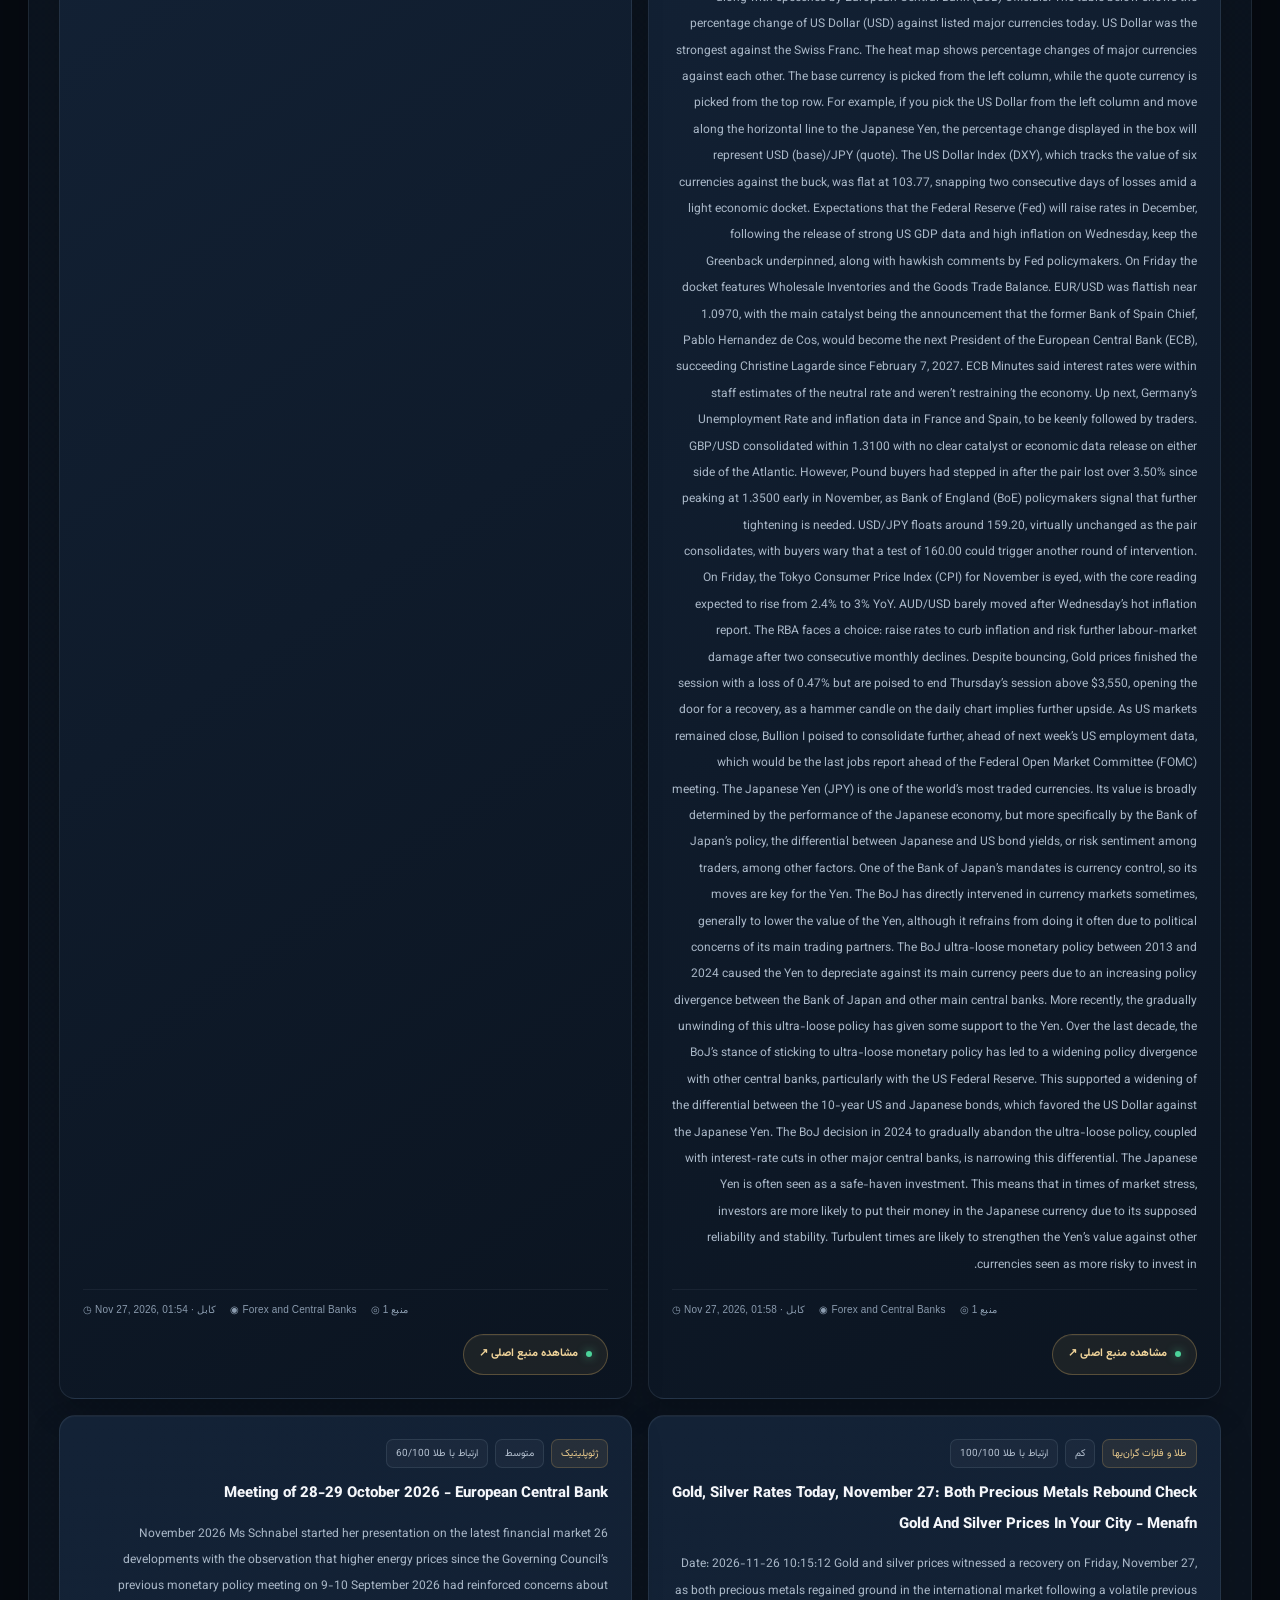
<file: dxy.html>
<!doctype html><html lang="fa" dir="rtl"><head><meta charset="utf-8"><meta name="viewport" content="width=device-width,initial-scale=1"><meta name="theme-color" content="#080d16"><meta name="description" content="DXY | هوشمندی طلا"><title>DXY | هوشمندی طلا</title><link rel="stylesheet" href="assets/site.css?v=20261120-archivefilters1"></head><body data-page="symbol" data-symbol="DXY"><header class="topbar"><div class="shell top-inner"><a class="brand" href="index.html"><div class="mark">₳</div><div><strong>هوشمندی طلا</strong><small>مرکز تحلیل بنیادی بازار طلا</small></div></a><nav class="nav"><a href="index.html">خانه</a><a href="reports.html">گزارش صبحگاهی</a><a href="breaking.html">اخبار فوری</a><a href="archive.html">آرشیو اخبار</a><a href="xauusd.html">XAUUSD</a><a href="symbols.html">نمادها</a></nav></div></header><main class="shell"><section class="hero"><div><div class="eyebrow">بررسی بنیادی نماد</div><h1>DXY</h1><p>شاخص دلار آمریکا — خبرها و عوامل بنیادی مرتبط با این نماد</p></div><div class="pill">● مرکز داده و تحلیل</div></section><section class="grid"><div class="stat"><span>نماد</span><strong>DXY</strong><small>صفحه اختصاصی</small></div><div class="stat"><span>خبرهای مرتبط</span><strong id="result-count">—</strong><small>از آرشیو موجود</small></div><div class="stat"><span>نوع داده</span><strong style="font-size:17px">اخبار بنیادی</strong><small>بدون قیمت زنده</small></div><div class="stat"><span>منطقه زمانی</span><strong style="font-size:17px">کابل</strong><small>کابل</small></div></section><section class="panel" style="margin-top:18px"><div class="section-head"><h2>اخبار و رویدادهای مرتبط با DXY</h2><a class="pill" href="archive.html">آرشیو کامل</a></div><div id="news-list" class="cards"><div class="empty">در حال جست‌وجو…</div></div></section><div class="note">این صفحه بر اساس کلمات کلیدی مرتبط از آرشیو خبرها را پیدا می‌کند. اگر خبر مرتبطی در آرشیو فعلی وجود نداشته باشد، نتیجه‌ای نمایش داده نمی‌شود. هنوز فید خبری مستقل برای این نمادها فعال نشده است.</div></main><footer class="shell footer">هوشمندی طلا <b>◆</b> اطلاعات خبری و بنیادی؛ بدون توصیه خرید یا فروش<br>زمان‌ها به وقت کابل نمایش داده می‌شوند.</footer><script src="assets/site.js?v=20261120-archivefilters1" defer></script></body></html>
</file>
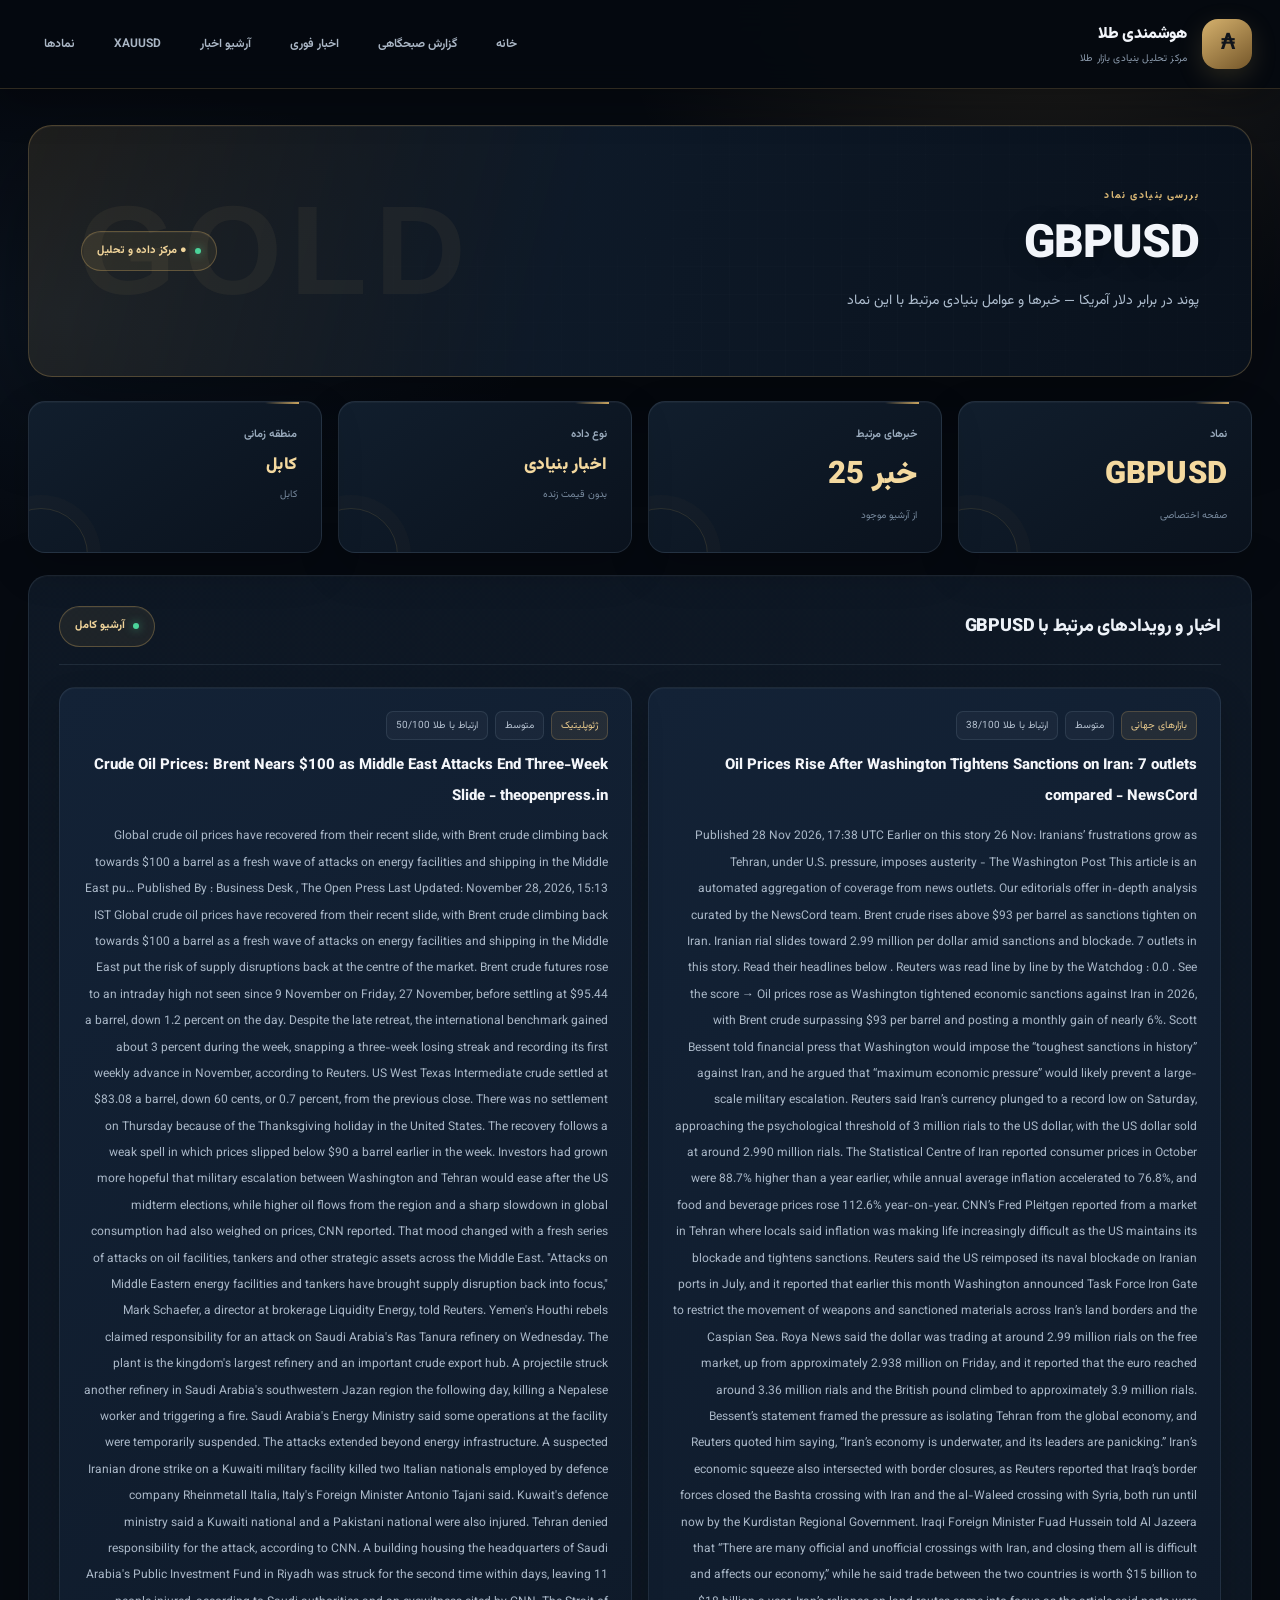
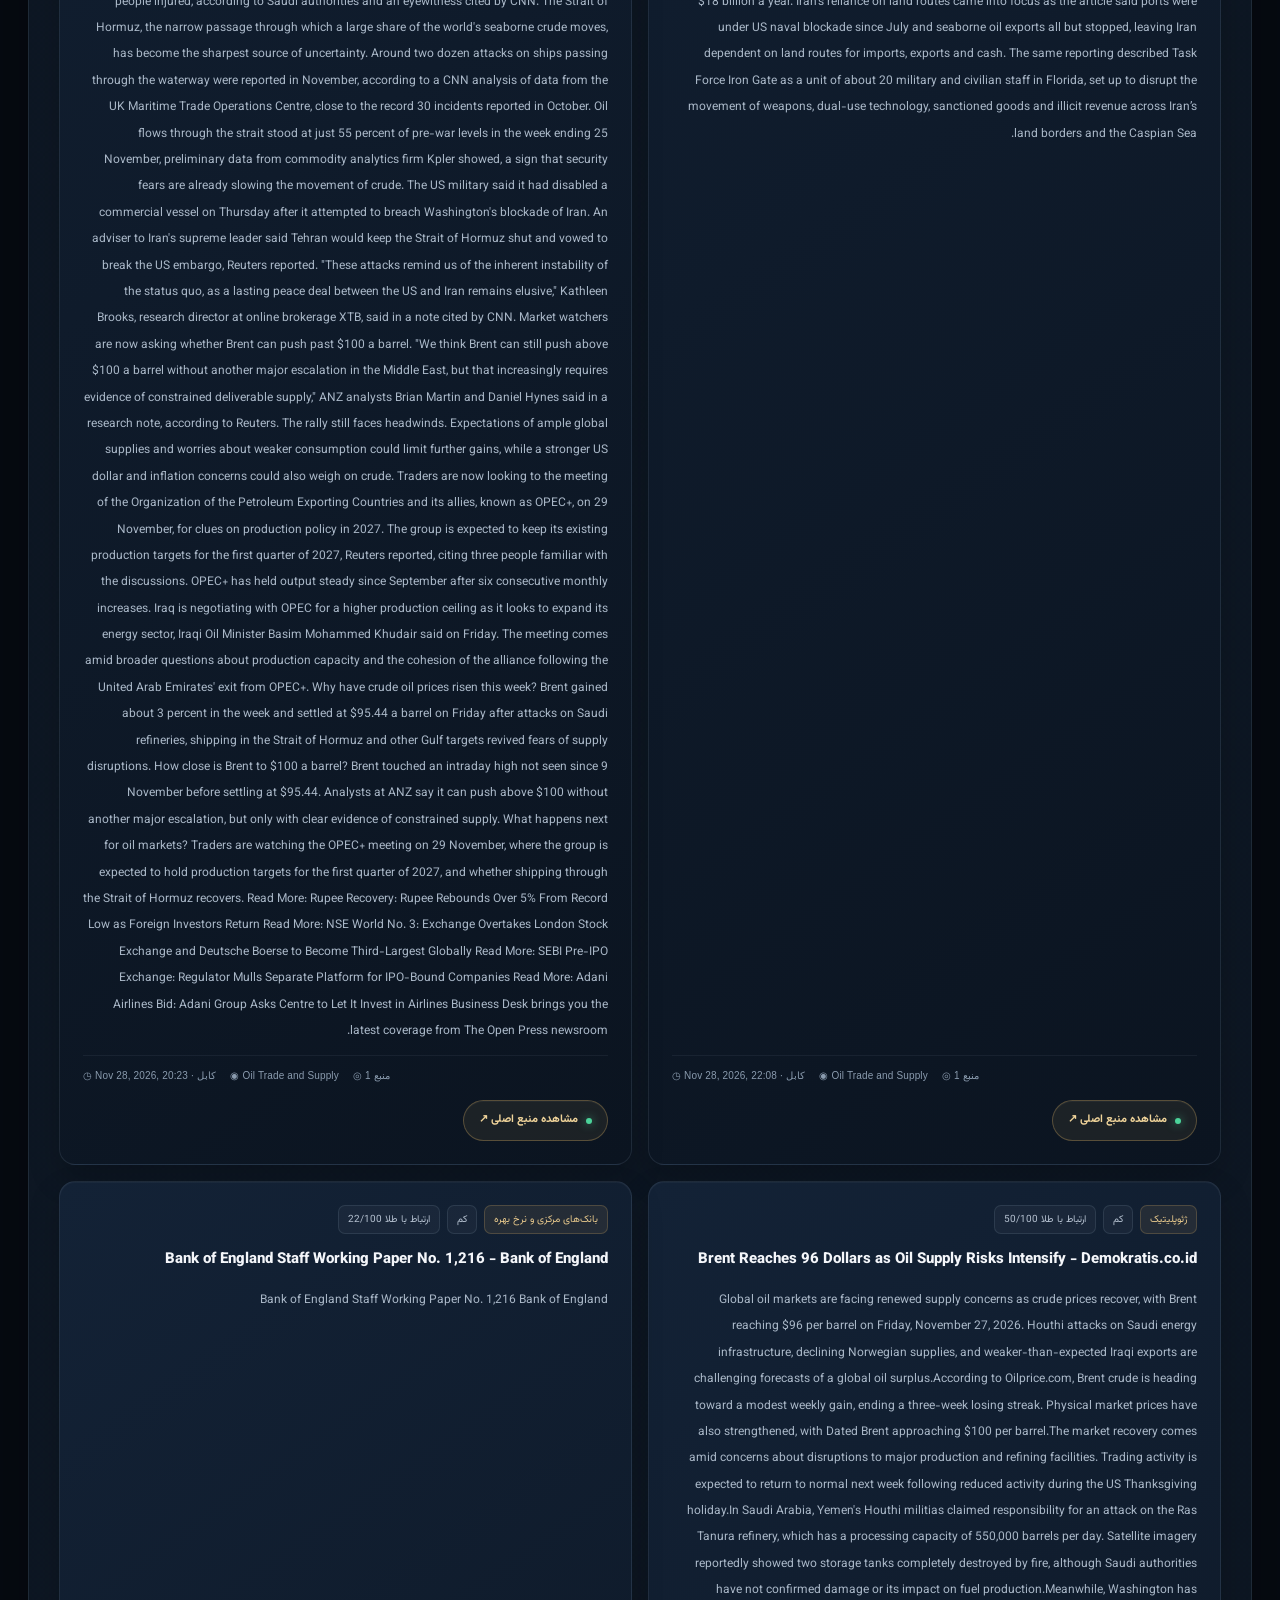
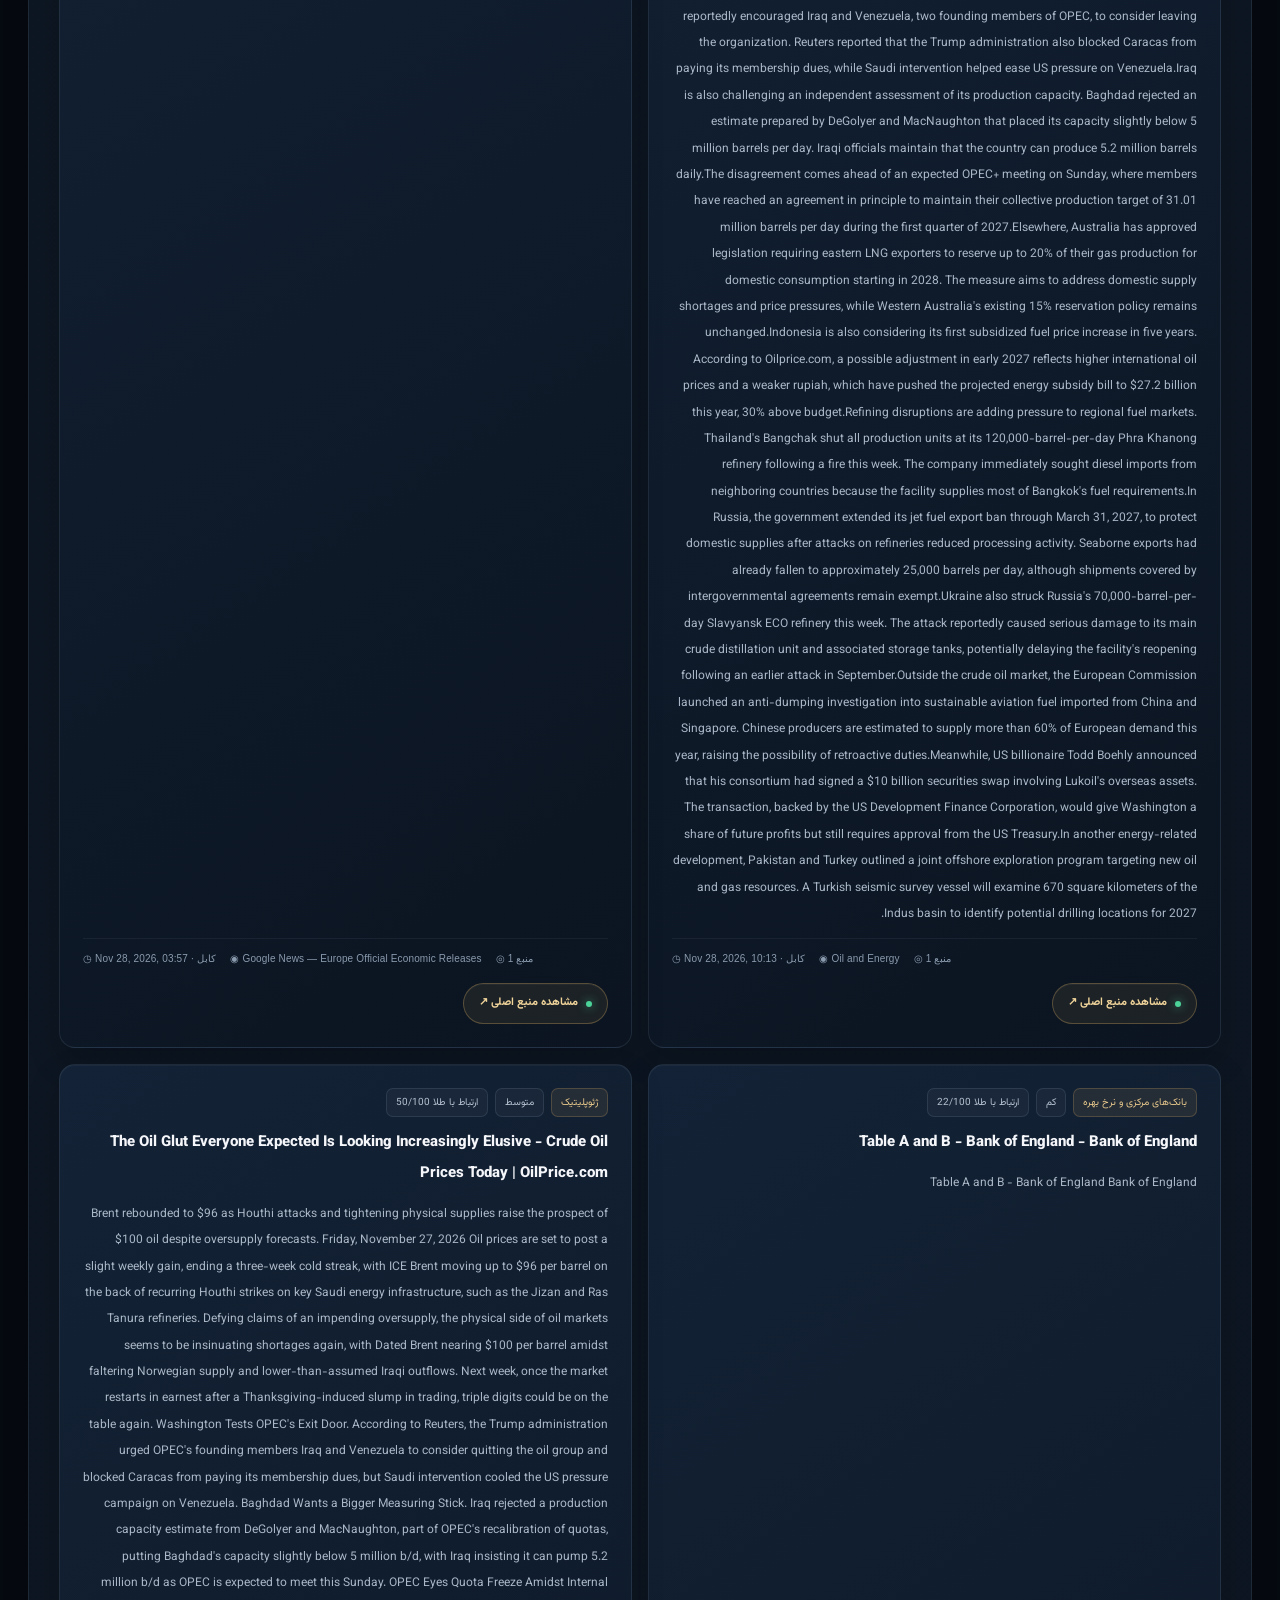
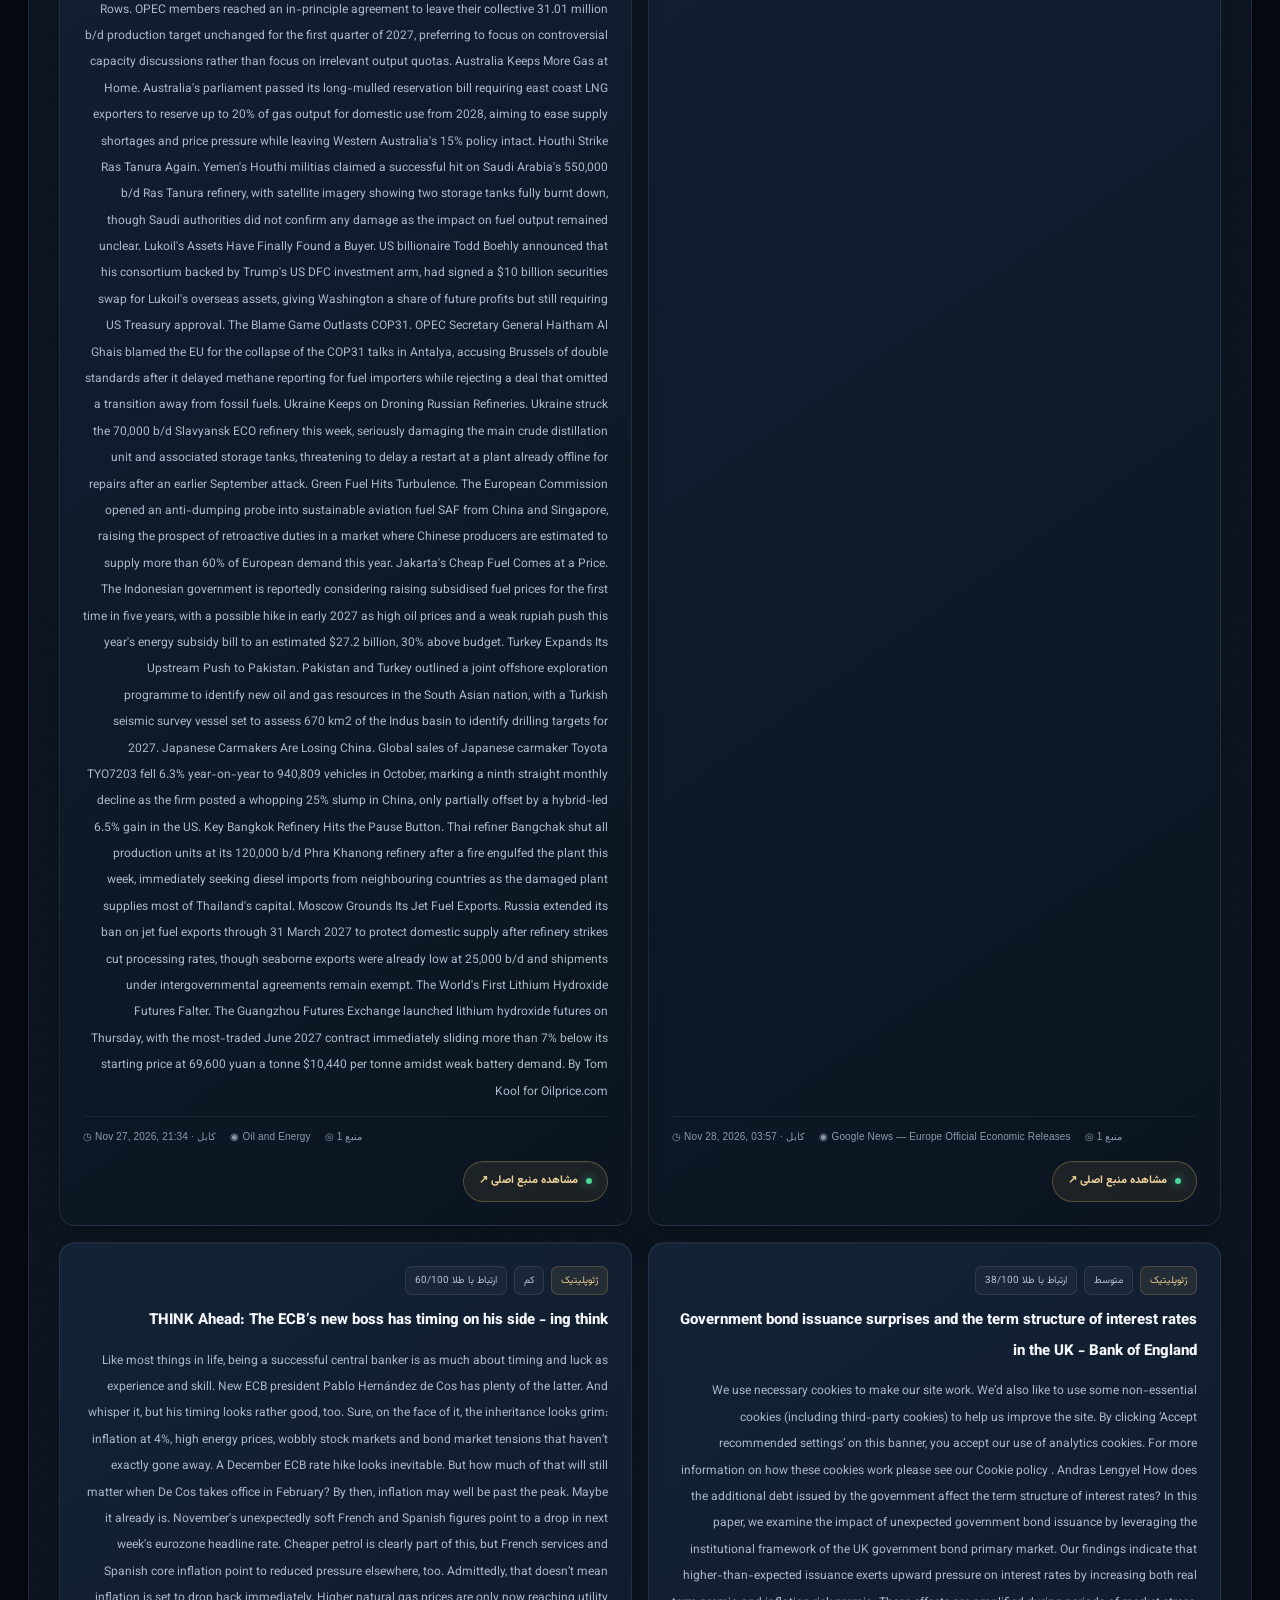
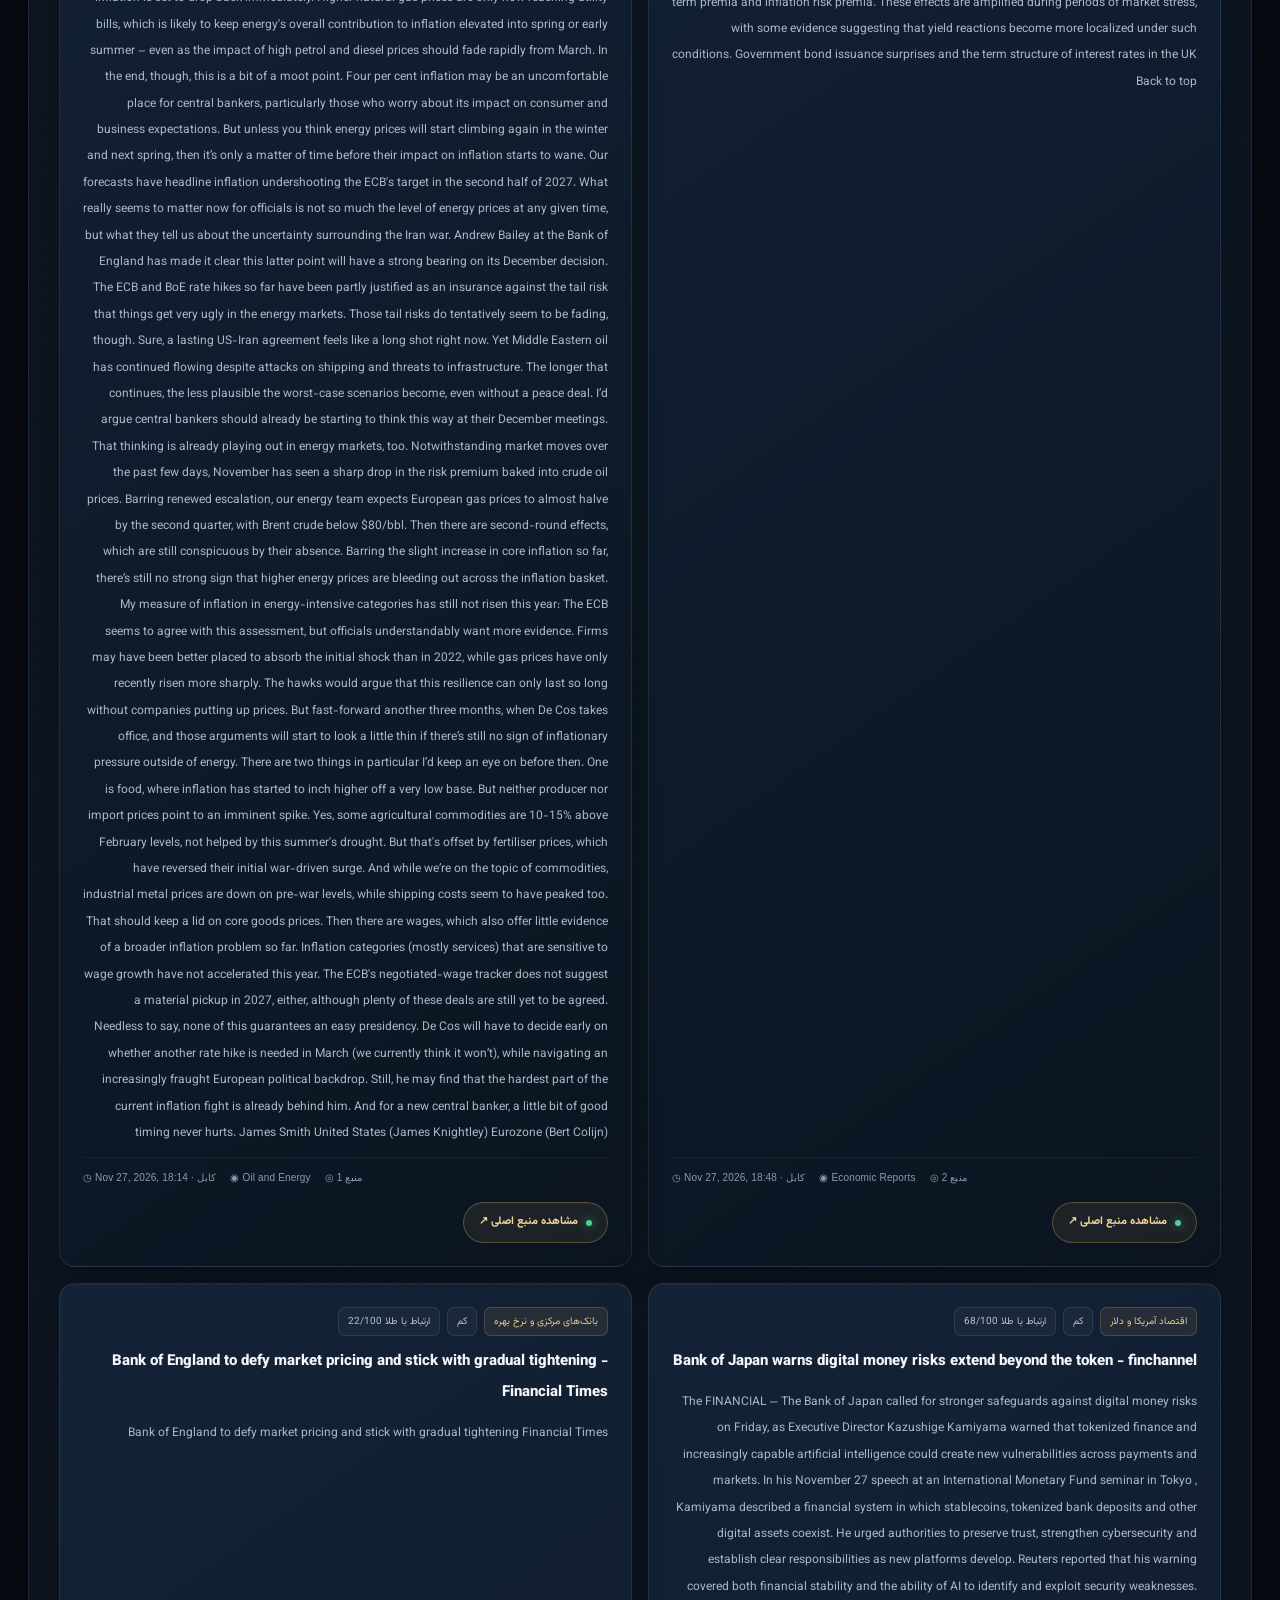
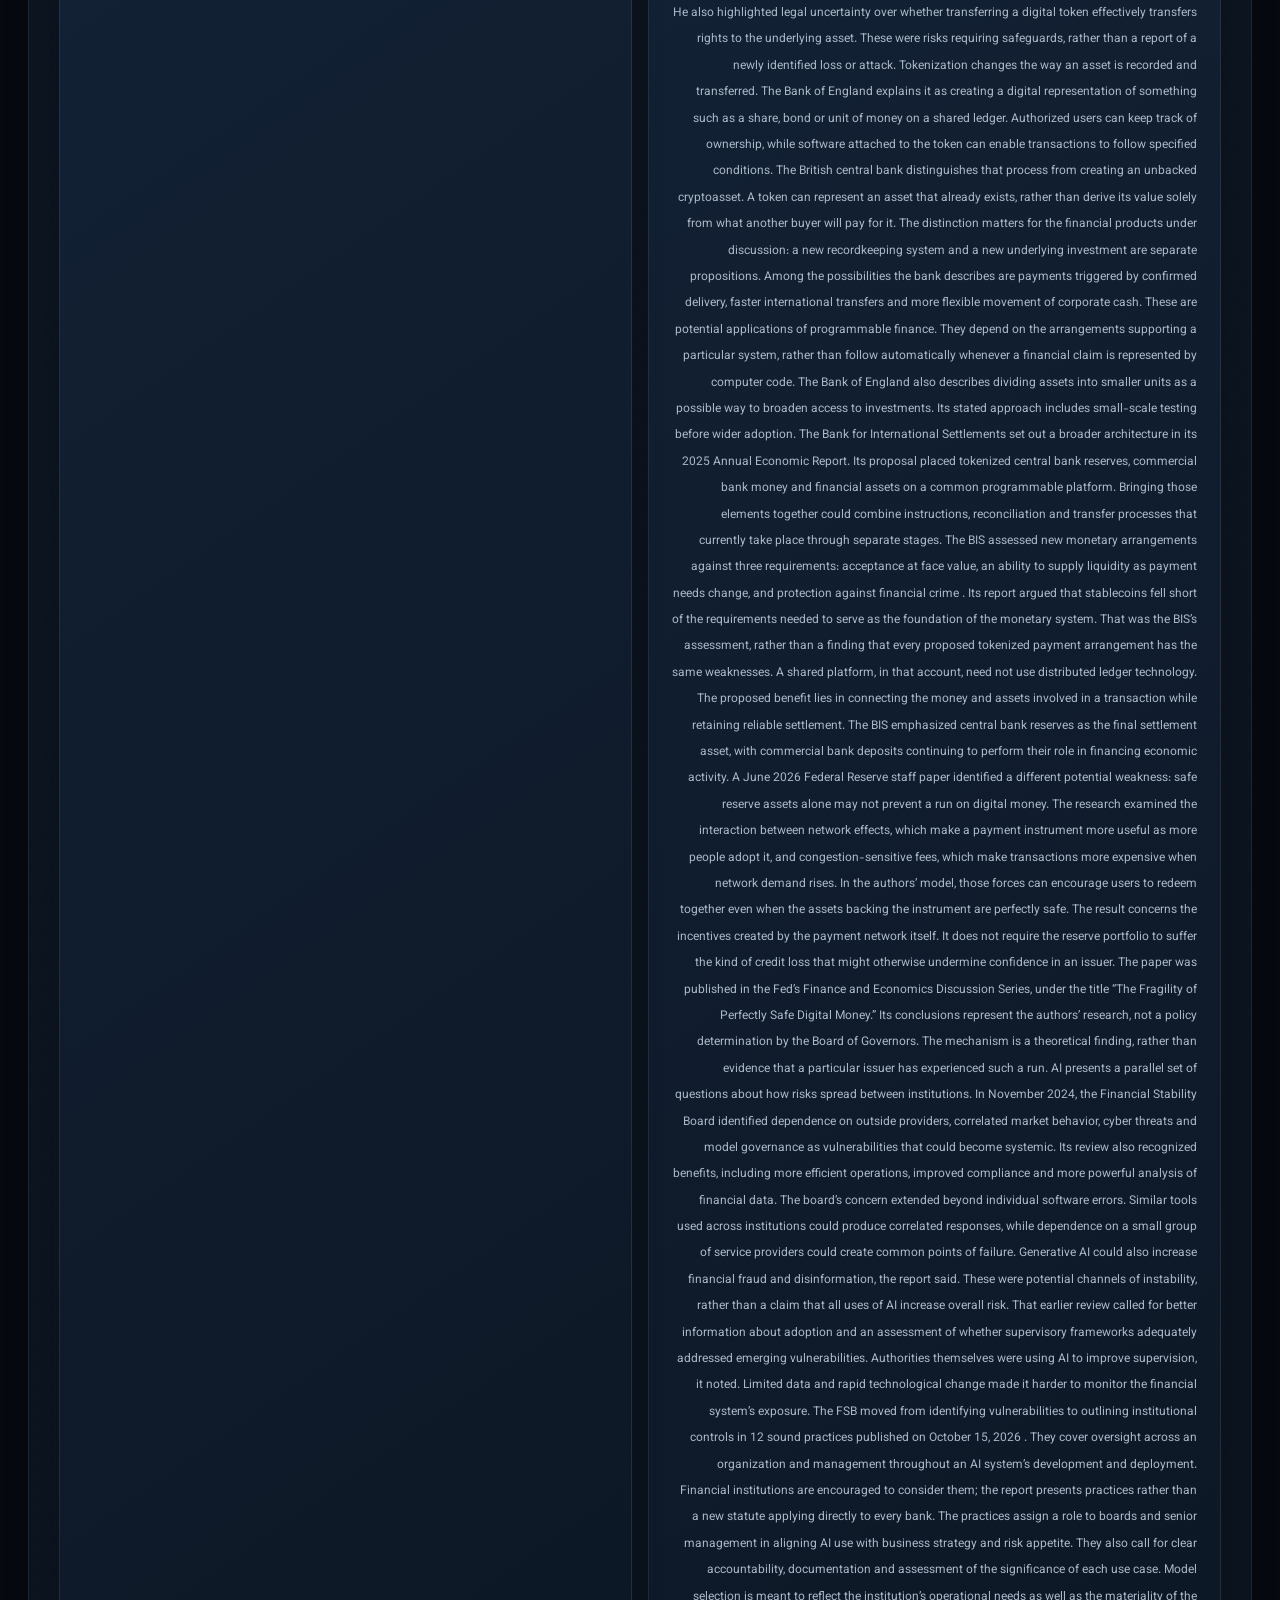
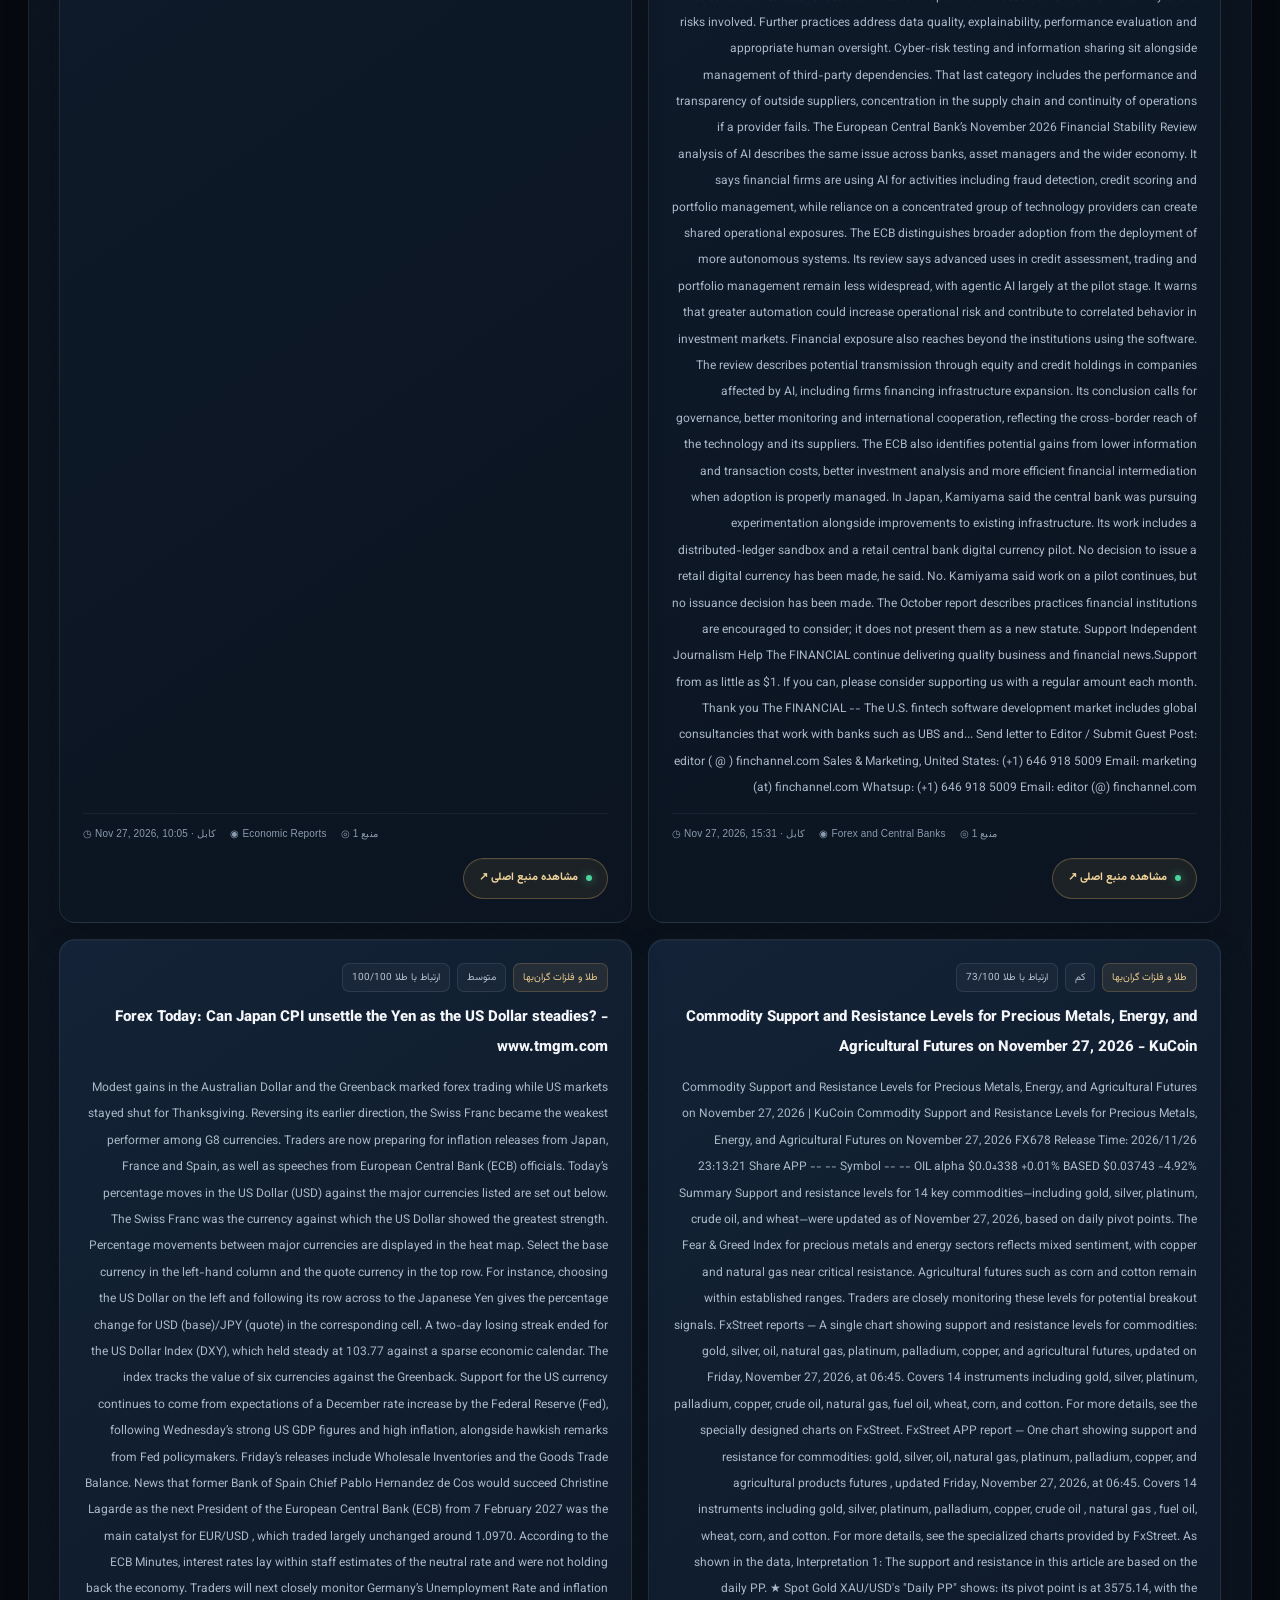
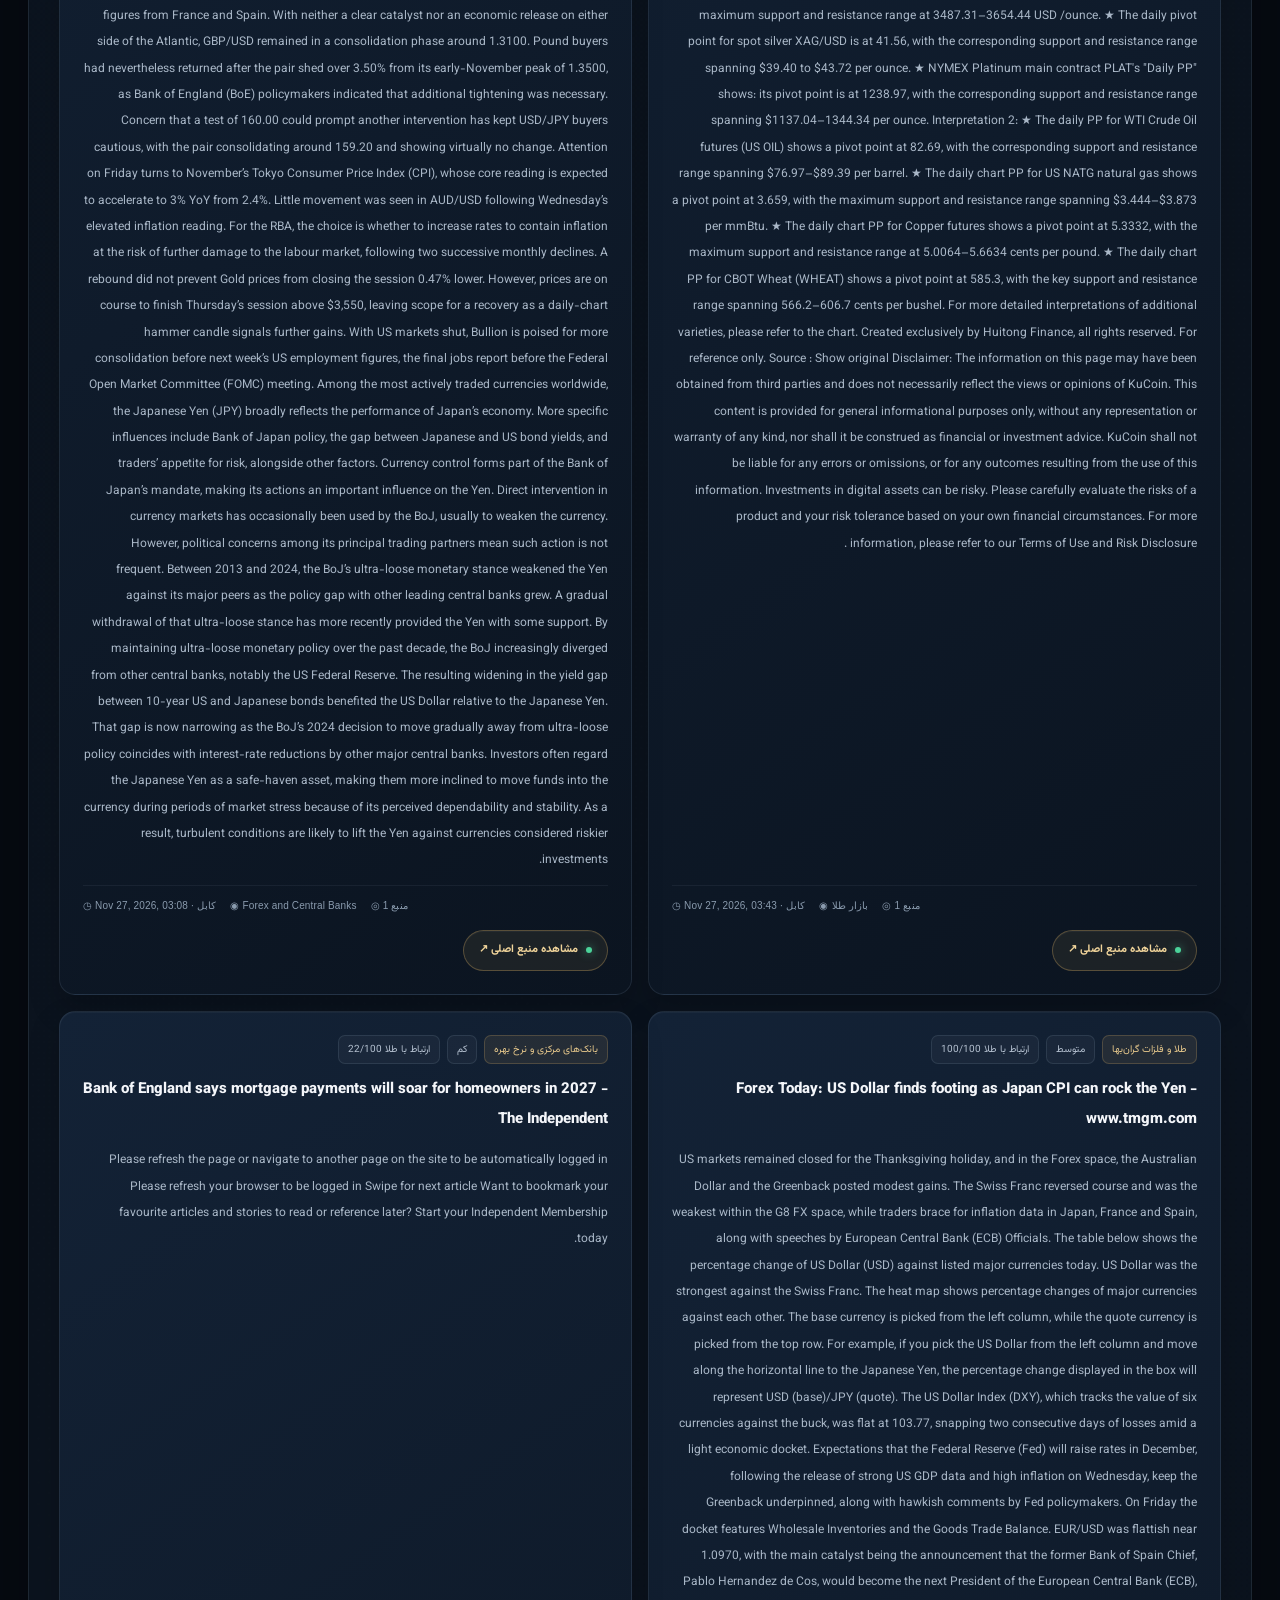
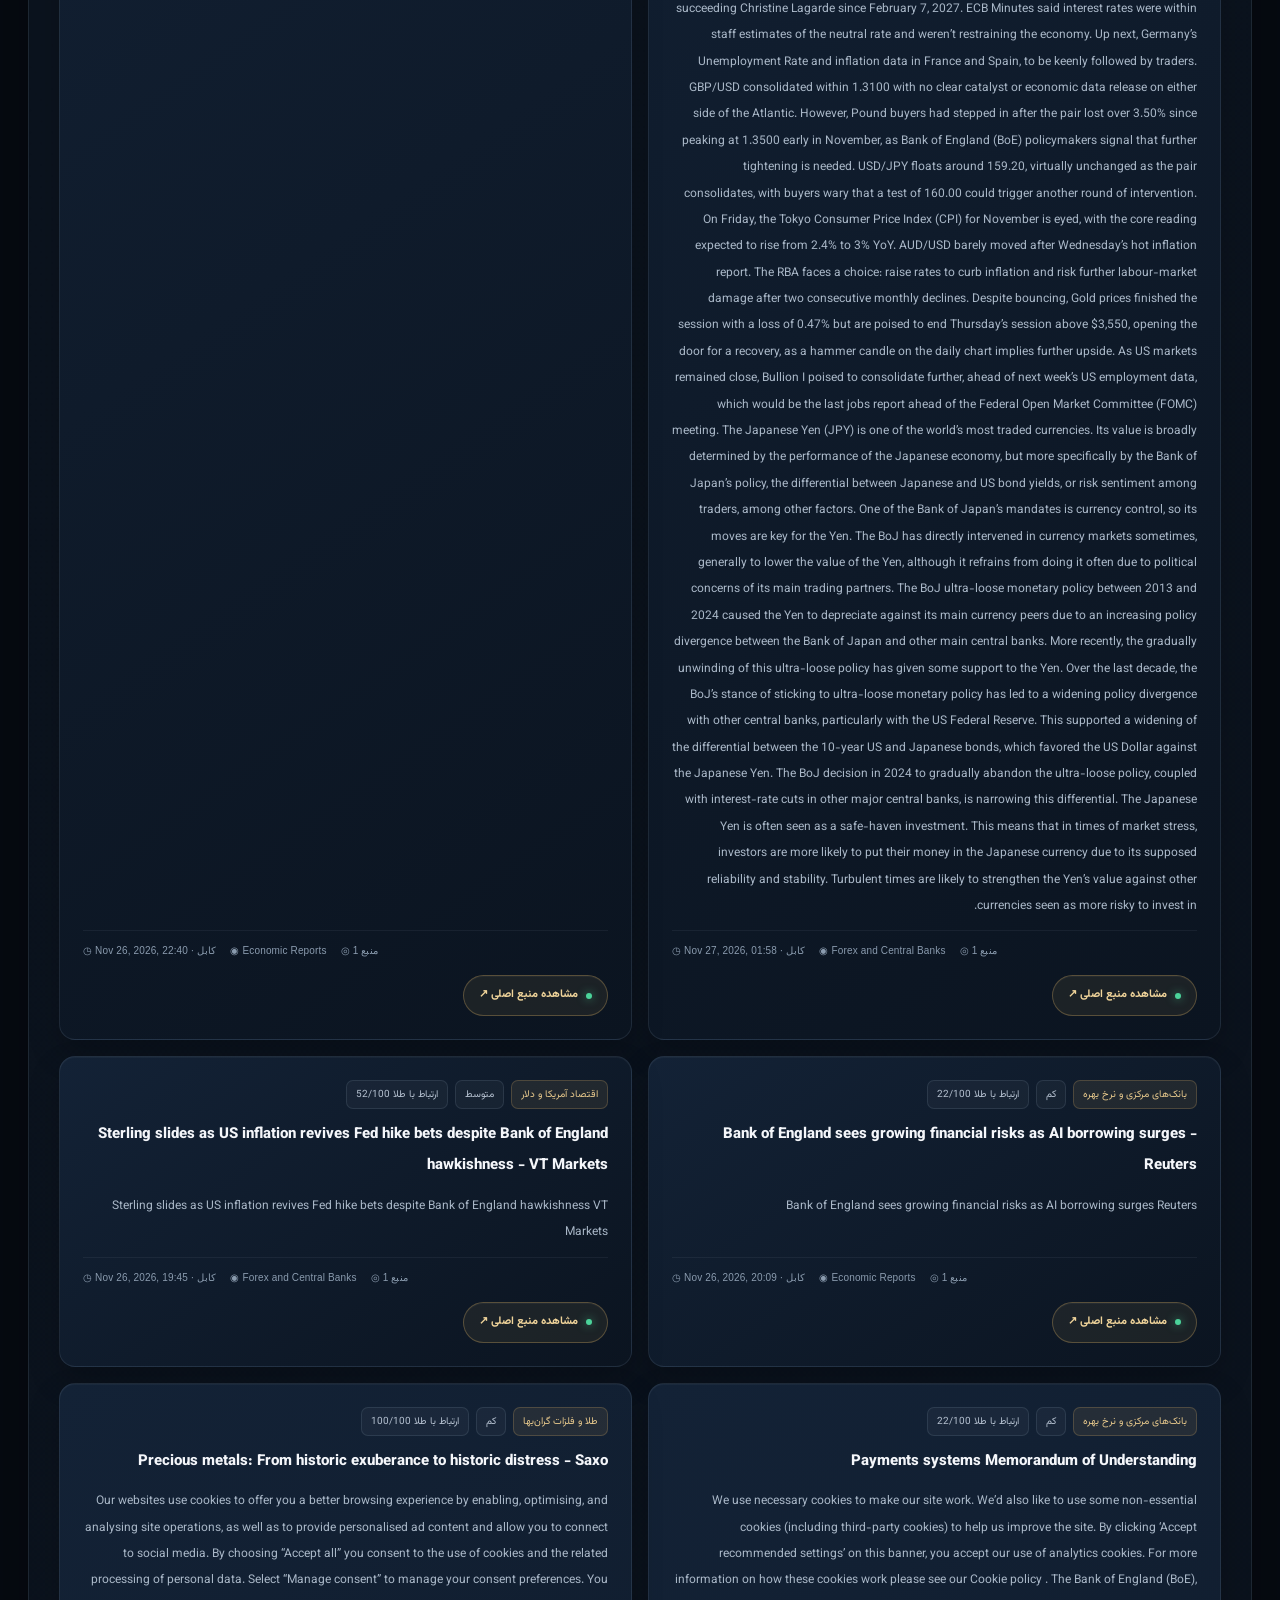
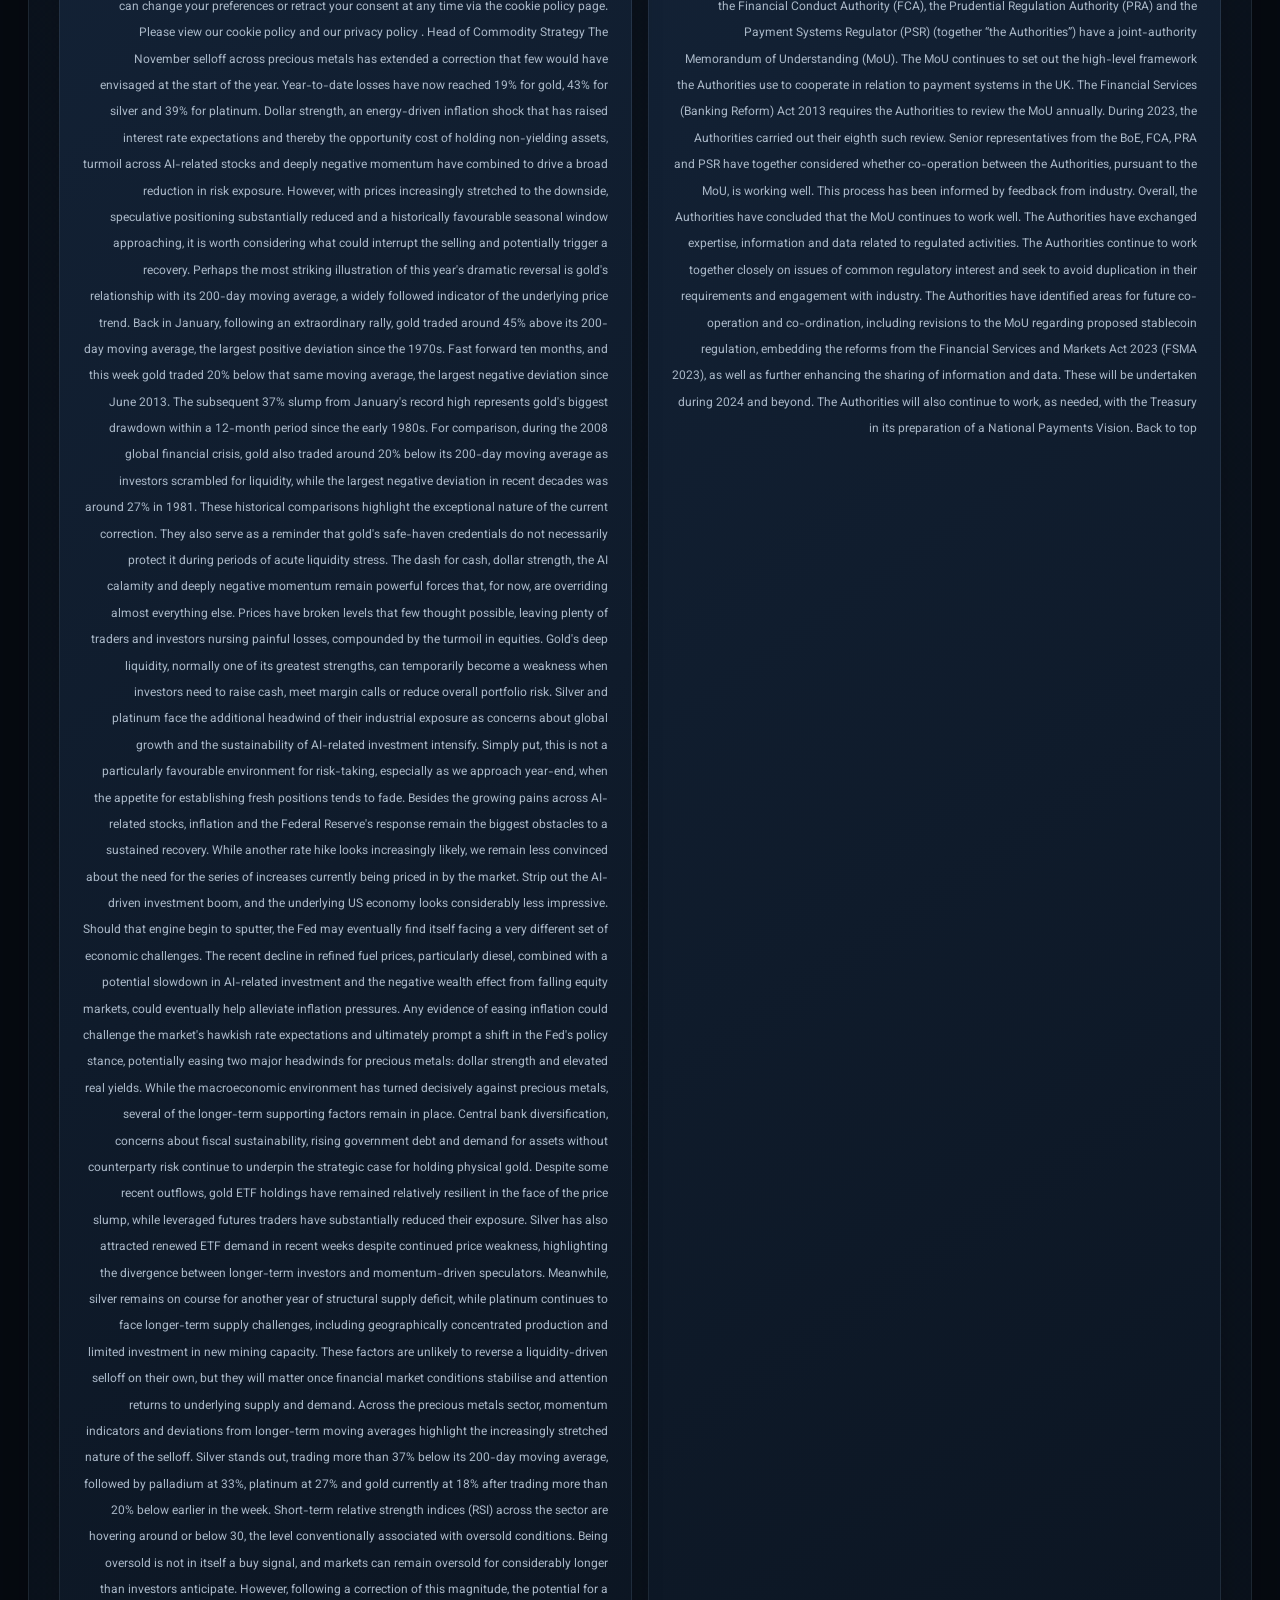
<file: gbpusd.html>
<!doctype html><html lang="fa" dir="rtl"><head><meta charset="utf-8"><meta name="viewport" content="width=device-width,initial-scale=1"><meta name="theme-color" content="#080d16"><meta name="description" content="GBPUSD | هوشمندی طلا"><title>GBPUSD | هوشمندی طلا</title><link rel="stylesheet" href="assets/site.css?v=20261120-archivefilters1"></head><body data-page="symbol" data-symbol="GBPUSD"><header class="topbar"><div class="shell top-inner"><a class="brand" href="index.html"><div class="mark">₳</div><div><strong>هوشمندی طلا</strong><small>مرکز تحلیل بنیادی بازار طلا</small></div></a><nav class="nav"><a href="index.html">خانه</a><a href="reports.html">گزارش صبحگاهی</a><a href="breaking.html">اخبار فوری</a><a href="archive.html">آرشیو اخبار</a><a href="xauusd.html">XAUUSD</a><a href="symbols.html">نمادها</a></nav></div></header><main class="shell"><section class="hero"><div><div class="eyebrow">بررسی بنیادی نماد</div><h1>GBPUSD</h1><p>پوند در برابر دلار آمریکا — خبرها و عوامل بنیادی مرتبط با این نماد</p></div><div class="pill">● مرکز داده و تحلیل</div></section><section class="grid"><div class="stat"><span>نماد</span><strong>GBPUSD</strong><small>صفحه اختصاصی</small></div><div class="stat"><span>خبرهای مرتبط</span><strong id="result-count">—</strong><small>از آرشیو موجود</small></div><div class="stat"><span>نوع داده</span><strong style="font-size:17px">اخبار بنیادی</strong><small>بدون قیمت زنده</small></div><div class="stat"><span>منطقه زمانی</span><strong style="font-size:17px">کابل</strong><small>کابل</small></div></section><section class="panel" style="margin-top:18px"><div class="section-head"><h2>اخبار و رویدادهای مرتبط با GBPUSD</h2><a class="pill" href="archive.html">آرشیو کامل</a></div><div id="news-list" class="cards"><div class="empty">در حال جست‌وجو…</div></div></section><div class="note">این صفحه بر اساس کلمات کلیدی مرتبط از آرشیو خبرها را پیدا می‌کند. اگر خبر مرتبطی در آرشیو فعلی وجود نداشته باشد، نتیجه‌ای نمایش داده نمی‌شود. هنوز فید خبری مستقل برای این نمادها فعال نشده است.</div></main><footer class="shell footer">هوشمندی طلا <b>◆</b> اطلاعات خبری و بنیادی؛ بدون توصیه خرید یا فروش<br>زمان‌ها به وقت کابل نمایش داده می‌شوند.</footer><script src="assets/site.js?v=20261120-archivefilters1" defer></script></body></html>
</file>
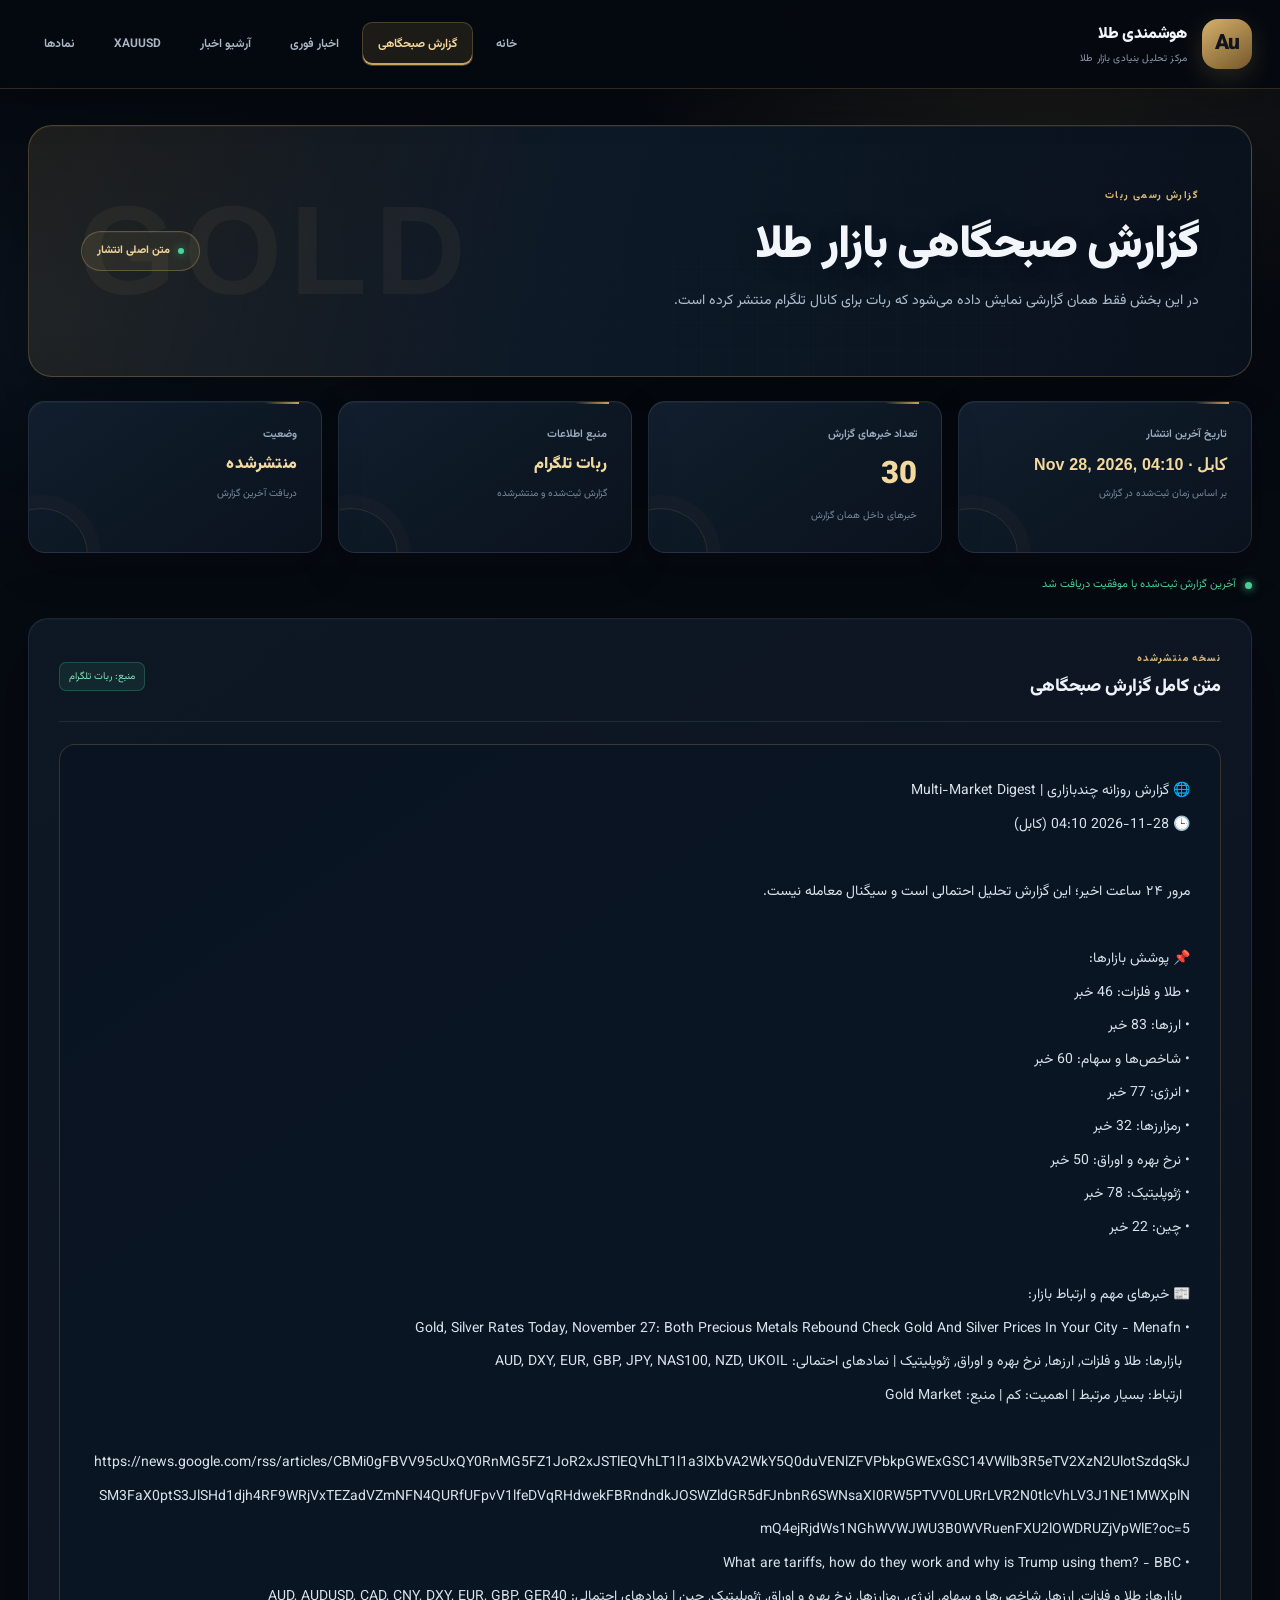
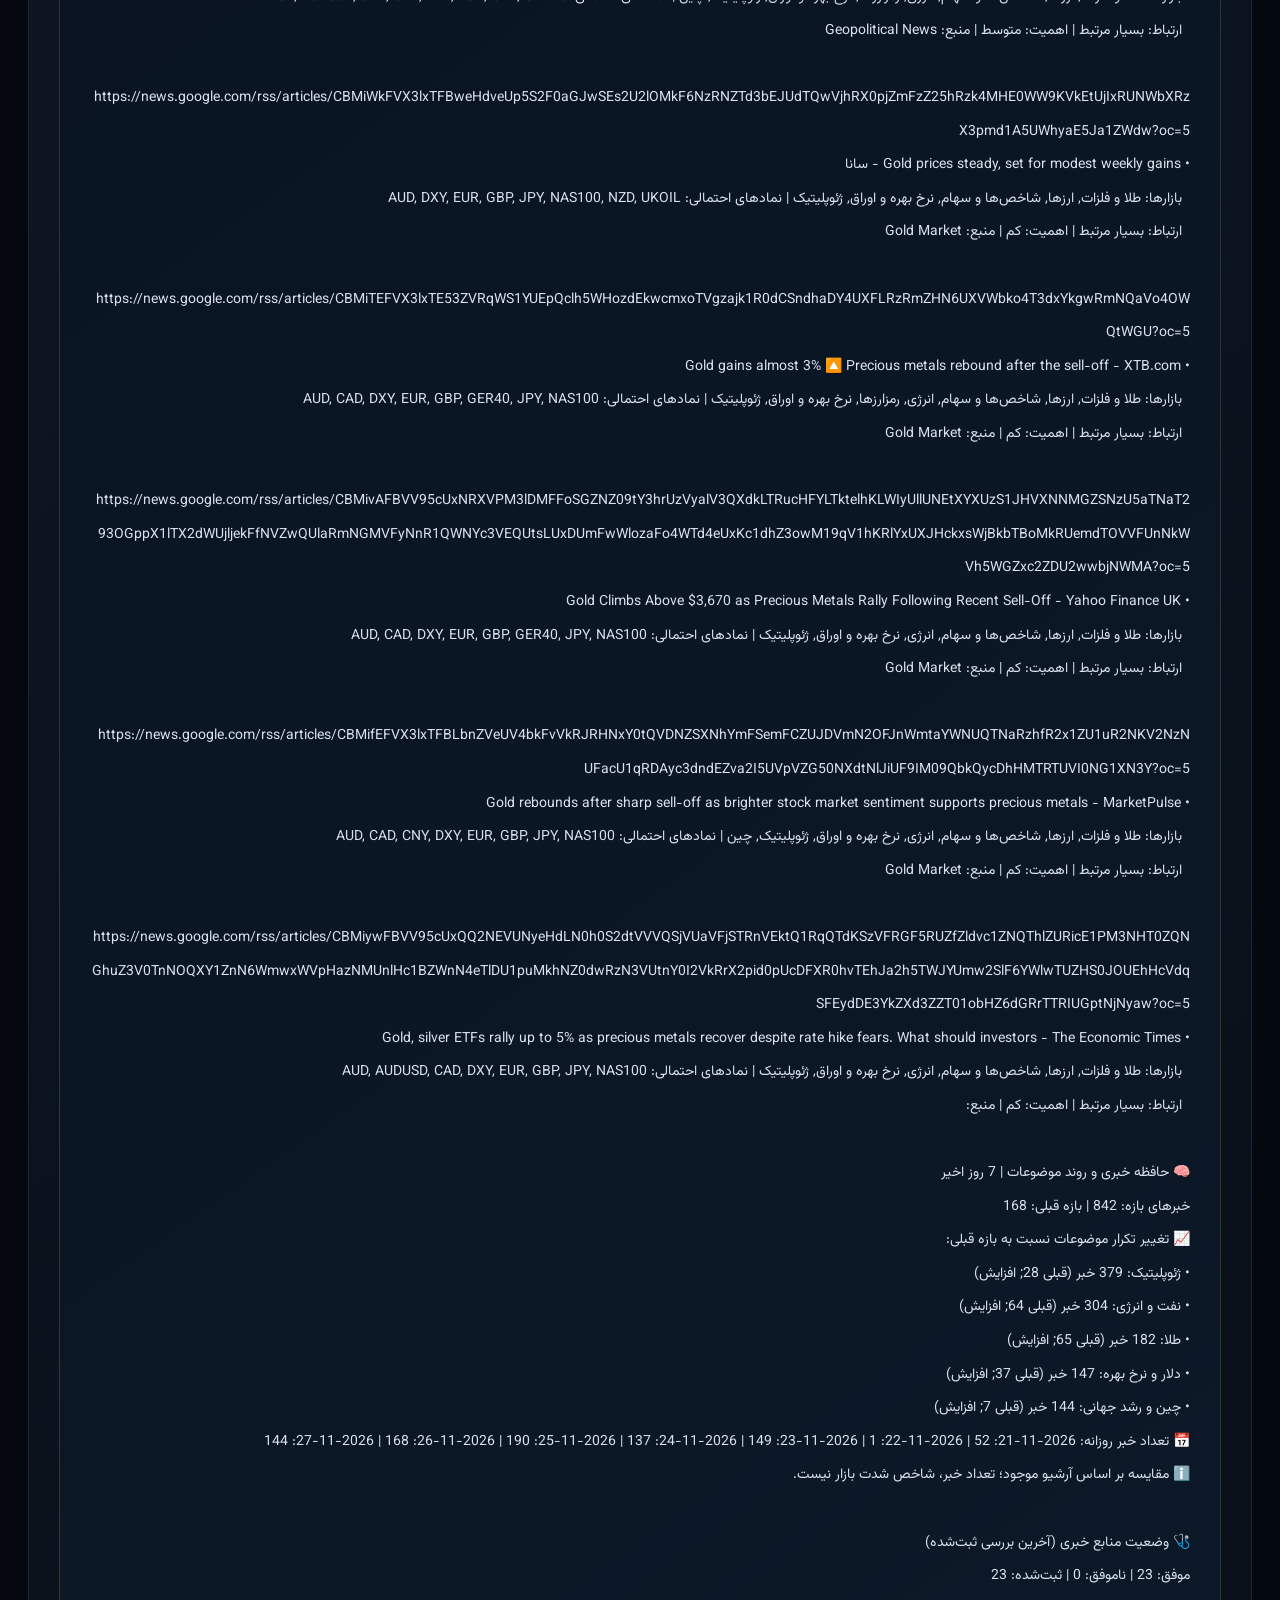
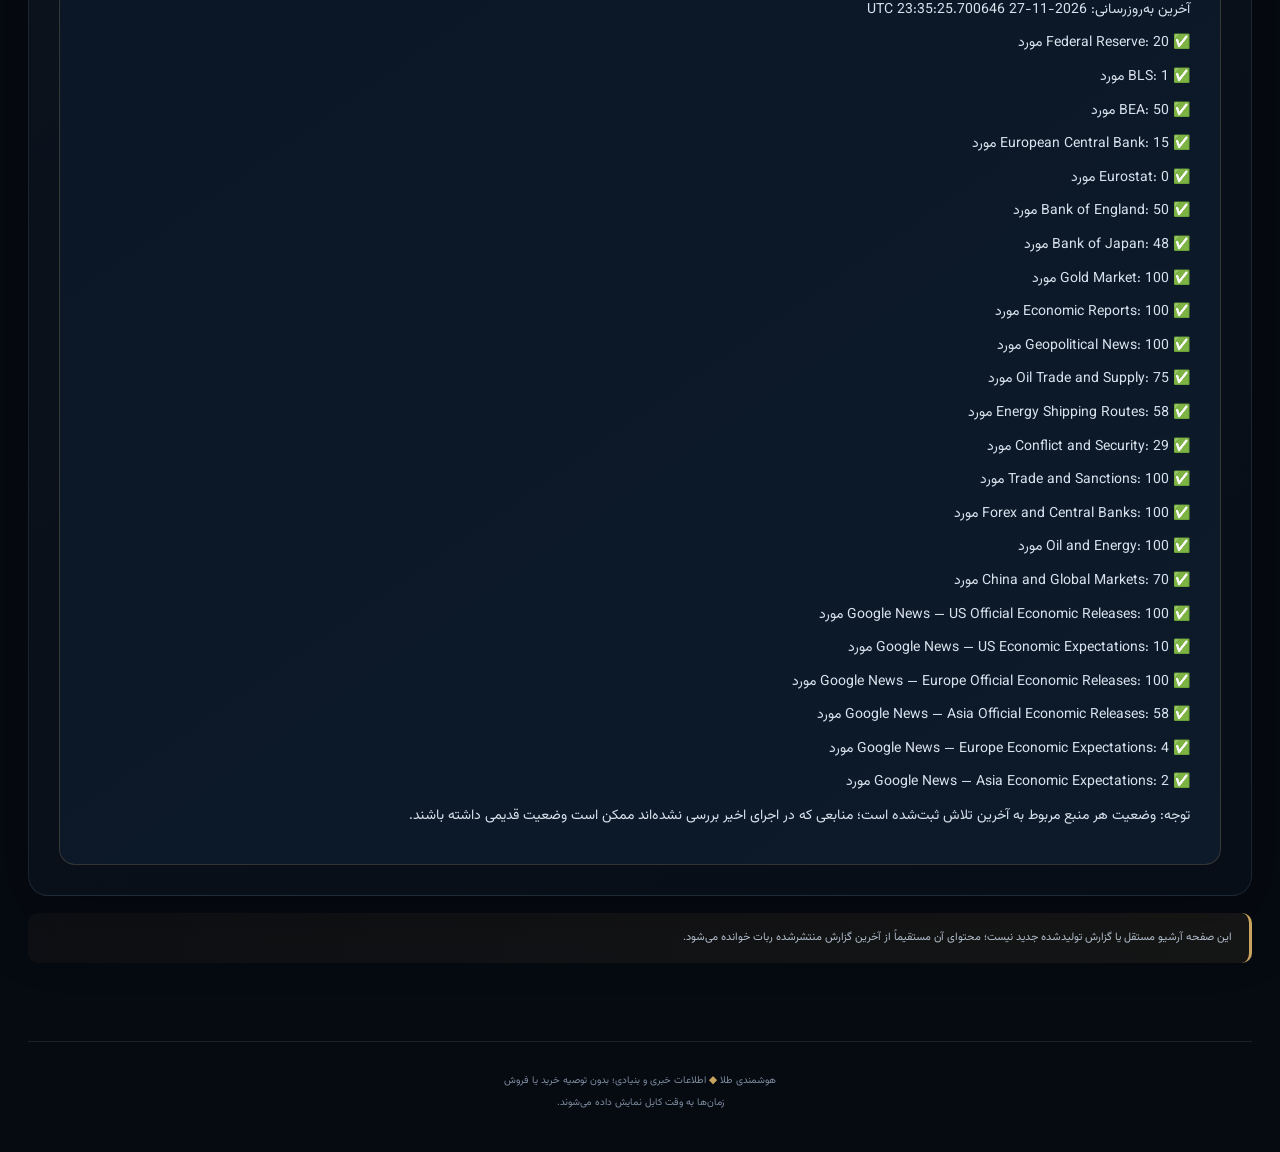
<file: reports.html>
<!doctype html><html lang="fa" dir="rtl"><head><meta charset="utf-8"><meta name="viewport" content="width=device-width,initial-scale=1"><meta name="theme-color" content="#080d16"><meta name="description" content="گزارش صبحگاهی واقعی بازار طلا"><title>گزارش صبحگاهی | هوشمندی طلا</title><link rel="stylesheet" href="assets/site.css?v=20261120-archivefilters1"></head><body data-page="reports"><header class="topbar"><div class="shell top-inner"><a class="brand" href="index.html"><div class="mark">Au</div><div><strong>هوشمندی طلا</strong><small>مرکز تحلیل بنیادی بازار طلا</small></div></a><nav class="nav"><a href="index.html">خانه</a><a href="reports.html">گزارش صبحگاهی</a><a href="breaking.html">اخبار فوری</a><a href="archive.html">آرشیو اخبار</a><a href="xauusd.html">XAUUSD</a><a href="symbols.html">نمادها</a></nav></div></header><main class="shell"><section class="hero"><div><div class="eyebrow">گزارش رسمی ربات</div><h1>گزارش صبحگاهی بازار طلا</h1><p>در این بخش فقط همان گزارشی نمایش داده می‌شود که ربات برای کانال تلگرام منتشر کرده است.</p></div><div class="pill">متن اصلی انتشار</div></section><section class="grid report-stats"><div class="stat"><span>تاریخ آخرین انتشار</span><strong id="report-date" class="small-value">—</strong><small>بر اساس زمان ثبت‌شده در گزارش</small></div><div class="stat"><span>تعداد خبرهای گزارش</span><strong id="report-count">—</strong><small>خبرهای داخل همان گزارش</small></div><div class="stat"><span>منبع اطلاعات</span><strong class="small-value">ربات تلگرام</strong><small>گزارش ثبت‌شده و منتشرشده</small></div><div class="stat"><span>وضعیت</span><strong class="small-value" id="report-state">در حال بررسی</strong><small>دریافت آخرین گزارش</small></div></section><div id="report-status" class="status-line">در حال دریافت گزارش منتشرشده…</div><section class="panel report-panel"><div class="section-head"><div><div class="section-kicker">نسخه منتشرشده</div><h2>متن کامل گزارش صبحگاهی</h2></div><span class="tag green">منبع: ربات تلگرام</span></div><div id="report-message" class="report-message">در حال دریافت گزارش منتشرشده…</div></section><div class="note report-note">این صفحه آرشیو مستقل یا گزارش تولیدشده جدید نیست؛ محتوای آن مستقیماً از آخرین گزارش منتشرشده ربات خوانده می‌شود.</div></main><footer class="shell footer">هوشمندی طلا <b>◆</b> اطلاعات خبری و بنیادی؛ بدون توصیه خرید یا فروش<br>زمان‌ها به وقت کابل نمایش داده می‌شوند.</footer><script src="assets/site.js?v=20261120-archivefilters1" defer></script></body></html>
</file>
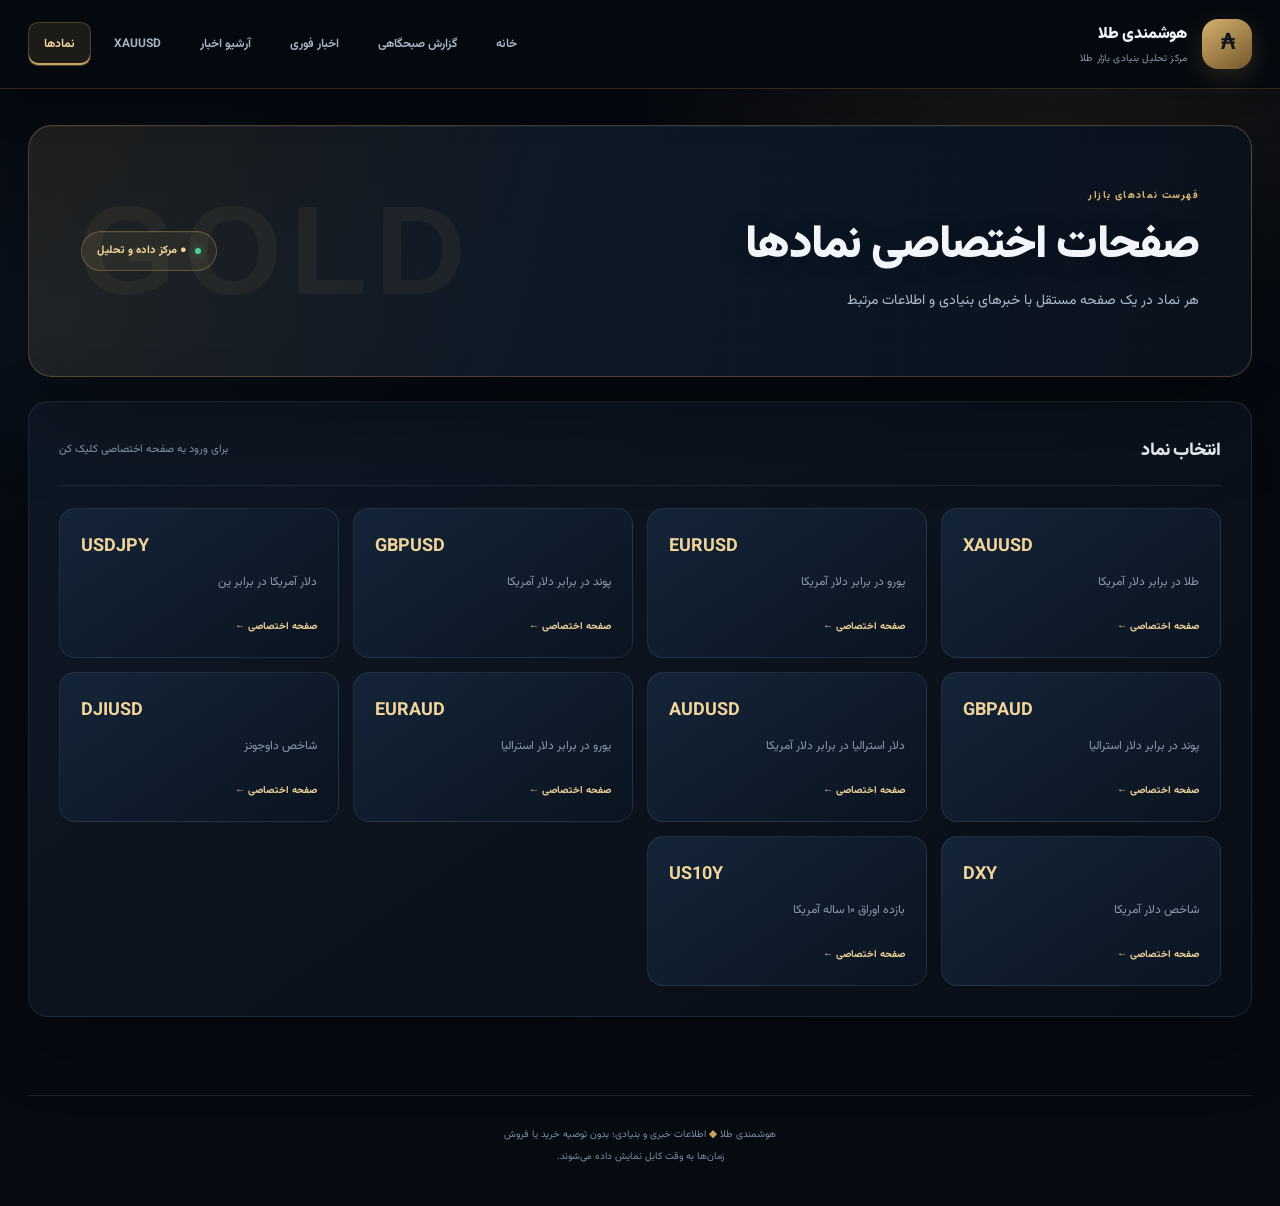
<file: symbols.html>
<!doctype html><html lang="fa" dir="rtl"><head><meta charset="utf-8"><meta name="viewport" content="width=device-width,initial-scale=1"><meta name="theme-color" content="#080d16"><meta name="description" content="صفحات اختصاصی نمادها | هوشمندی طلا"><title>صفحات اختصاصی نمادها | هوشمندی طلا</title><link rel="stylesheet" href="assets/site.css?v=20261120-archivefilters1"></head><body data-page="symbols" ><header class="topbar"><div class="shell top-inner"><a class="brand" href="index.html"><div class="mark">₳</div><div><strong>هوشمندی طلا</strong><small>مرکز تحلیل بنیادی بازار طلا</small></div></a><nav class="nav"><a href="index.html">خانه</a><a href="reports.html">گزارش صبحگاهی</a><a href="breaking.html">اخبار فوری</a><a href="archive.html">آرشیو اخبار</a><a href="xauusd.html">XAUUSD</a><a href="symbols.html">نمادها</a></nav></div></header><main class="shell"><section class="hero"><div><div class="eyebrow">فهرست نمادهای بازار</div><h1>صفحات اختصاصی نمادها</h1><p>هر نماد در یک صفحه مستقل با خبرهای بنیادی و اطلاعات مرتبط</p></div><div class="pill">● مرکز داده و تحلیل</div></section><section class="panel"><div class="section-head"><h2>انتخاب نماد</h2><small>برای ورود به صفحه اختصاصی کلیک کن</small></div><div class="symbol-grid"><a class="symbol-card" href="xauusd.html"><b>XAUUSD</b><p>طلا در برابر دلار آمریکا</p><span>صفحه اختصاصی ←</span></a><a class="symbol-card" href="eurusd.html"><b>EURUSD</b><p>یورو در برابر دلار آمریکا</p><span>صفحه اختصاصی ←</span></a><a class="symbol-card" href="gbpusd.html"><b>GBPUSD</b><p>پوند در برابر دلار آمریکا</p><span>صفحه اختصاصی ←</span></a><a class="symbol-card" href="usdjpy.html"><b>USDJPY</b><p>دلار آمریکا در برابر ین</p><span>صفحه اختصاصی ←</span></a><a class="symbol-card" href="gbpaud.html"><b>GBPAUD</b><p>پوند در برابر دلار استرالیا</p><span>صفحه اختصاصی ←</span></a><a class="symbol-card" href="audusd.html"><b>AUDUSD</b><p>دلار استرالیا در برابر دلار آمریکا</p><span>صفحه اختصاصی ←</span></a><a class="symbol-card" href="euraud.html"><b>EURAUD</b><p>یورو در برابر دلار استرالیا</p><span>صفحه اختصاصی ←</span></a><a class="symbol-card" href="djiusd.html"><b>DJIUSD</b><p>شاخص داوجونز</p><span>صفحه اختصاصی ←</span></a><a class="symbol-card" href="dxy.html"><b>DXY</b><p>شاخص دلار آمریکا</p><span>صفحه اختصاصی ←</span></a><a class="symbol-card" href="us10y.html"><b>US10Y</b><p>بازده اوراق ۱۰ ساله آمریکا</p><span>صفحه اختصاصی ←</span></a></div></section></main><footer class="shell footer">هوشمندی طلا <b>◆</b> اطلاعات خبری و بنیادی؛ بدون توصیه خرید یا فروش<br>زمان‌ها به وقت کابل نمایش داده می‌شوند.</footer><script src="assets/site.js?v=20261120-archivefilters1" defer></script></body></html>
</file>
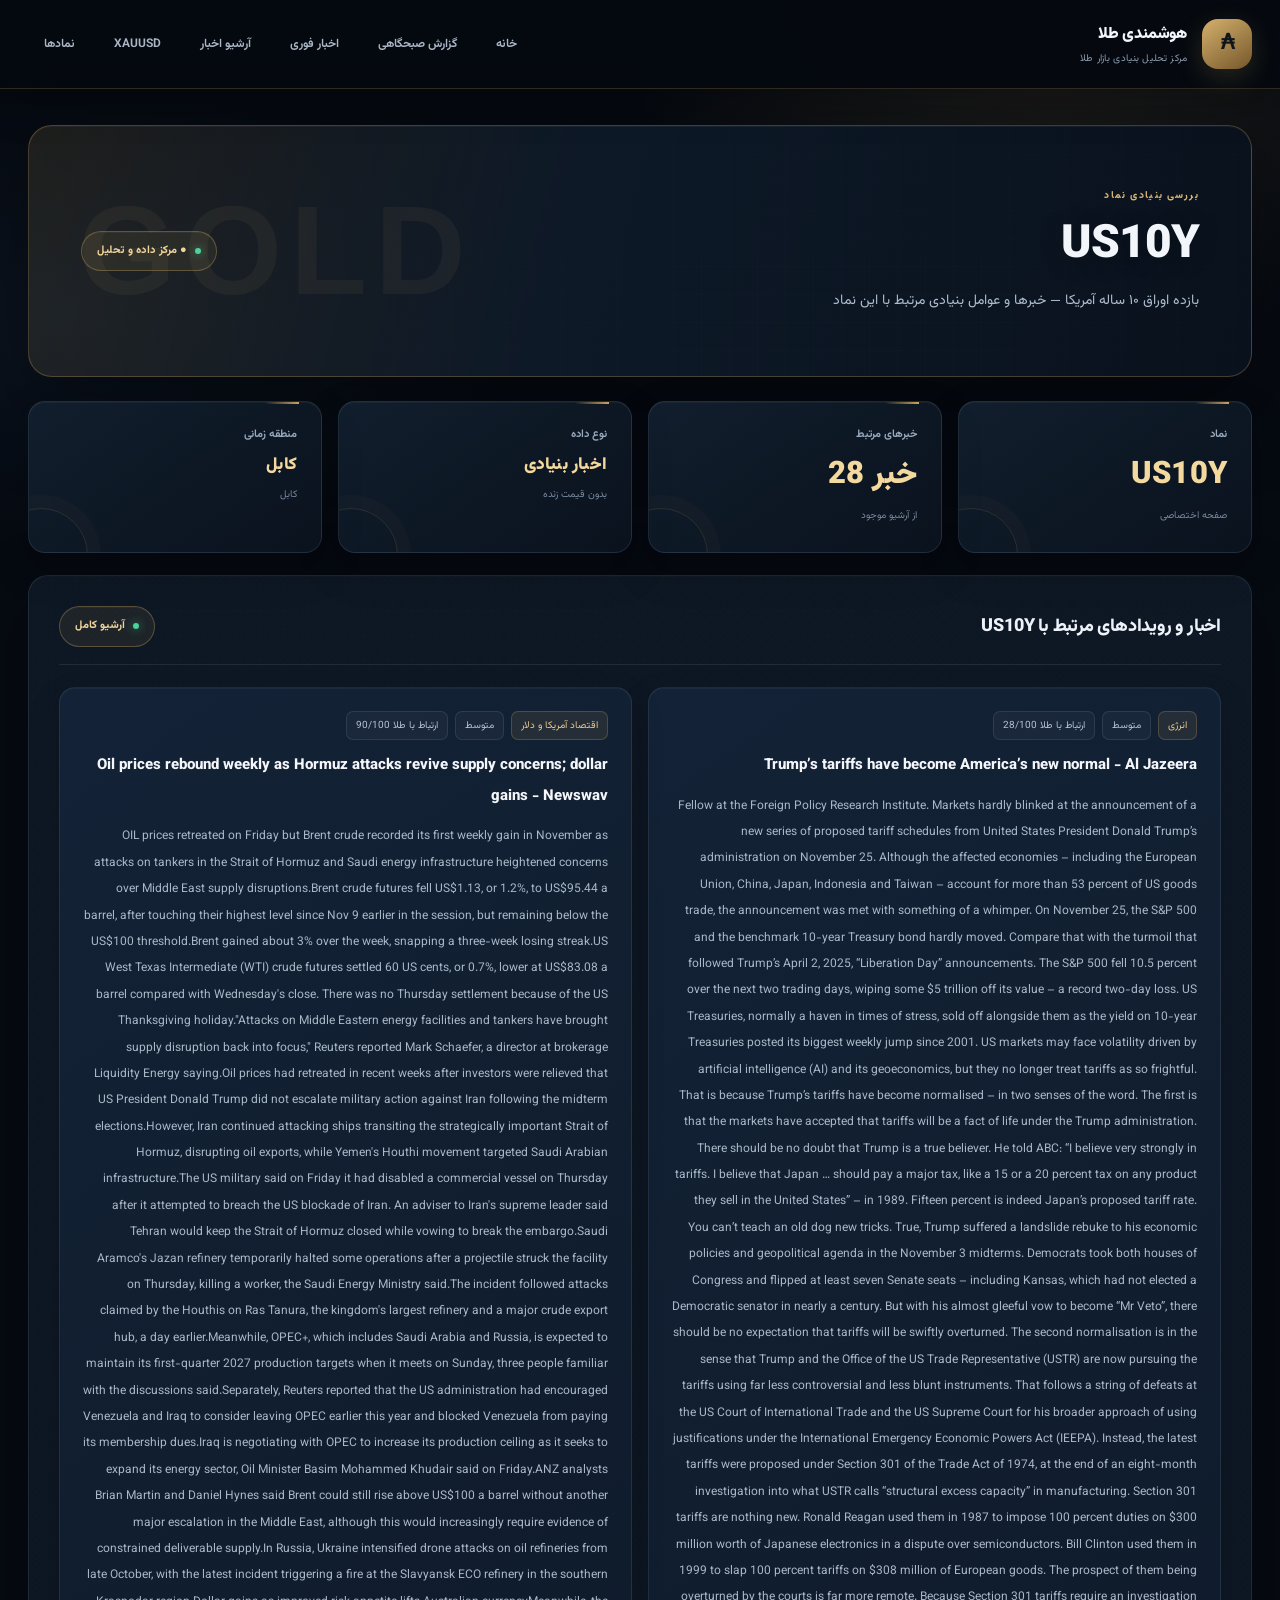
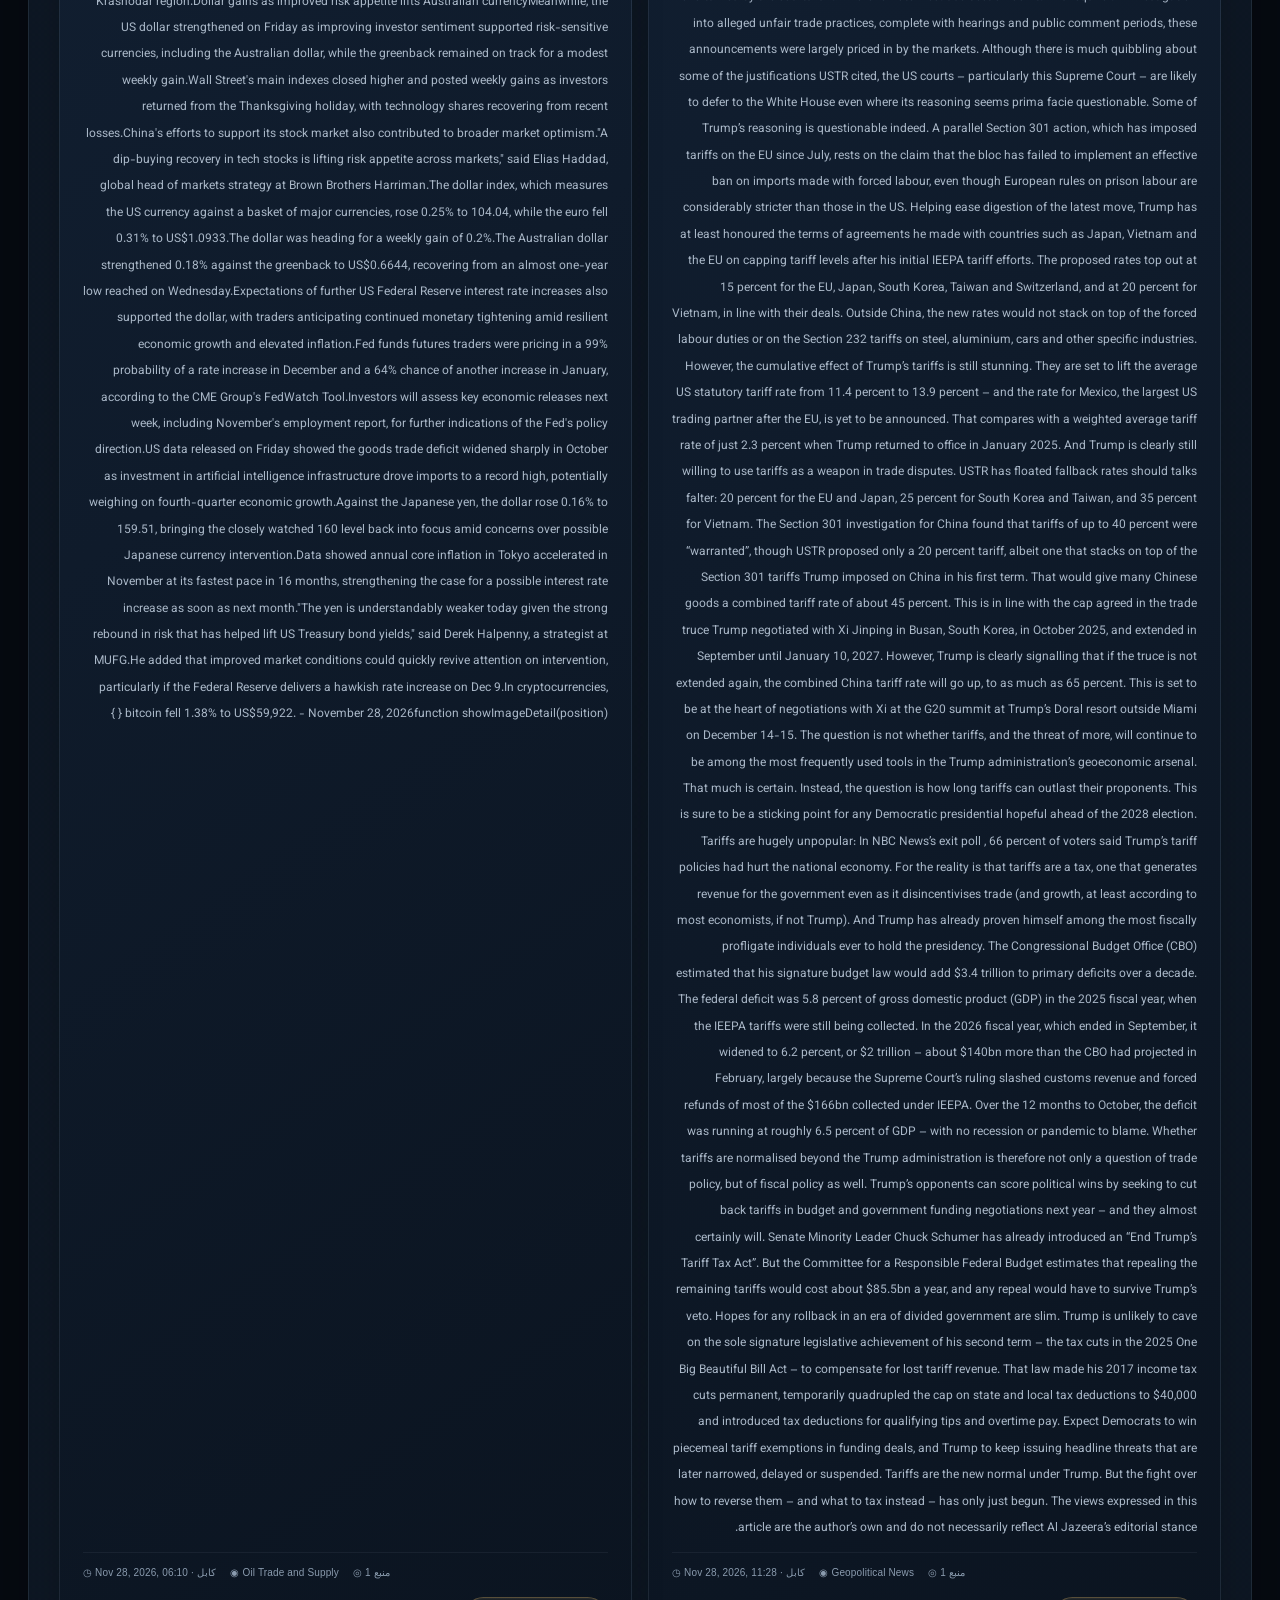
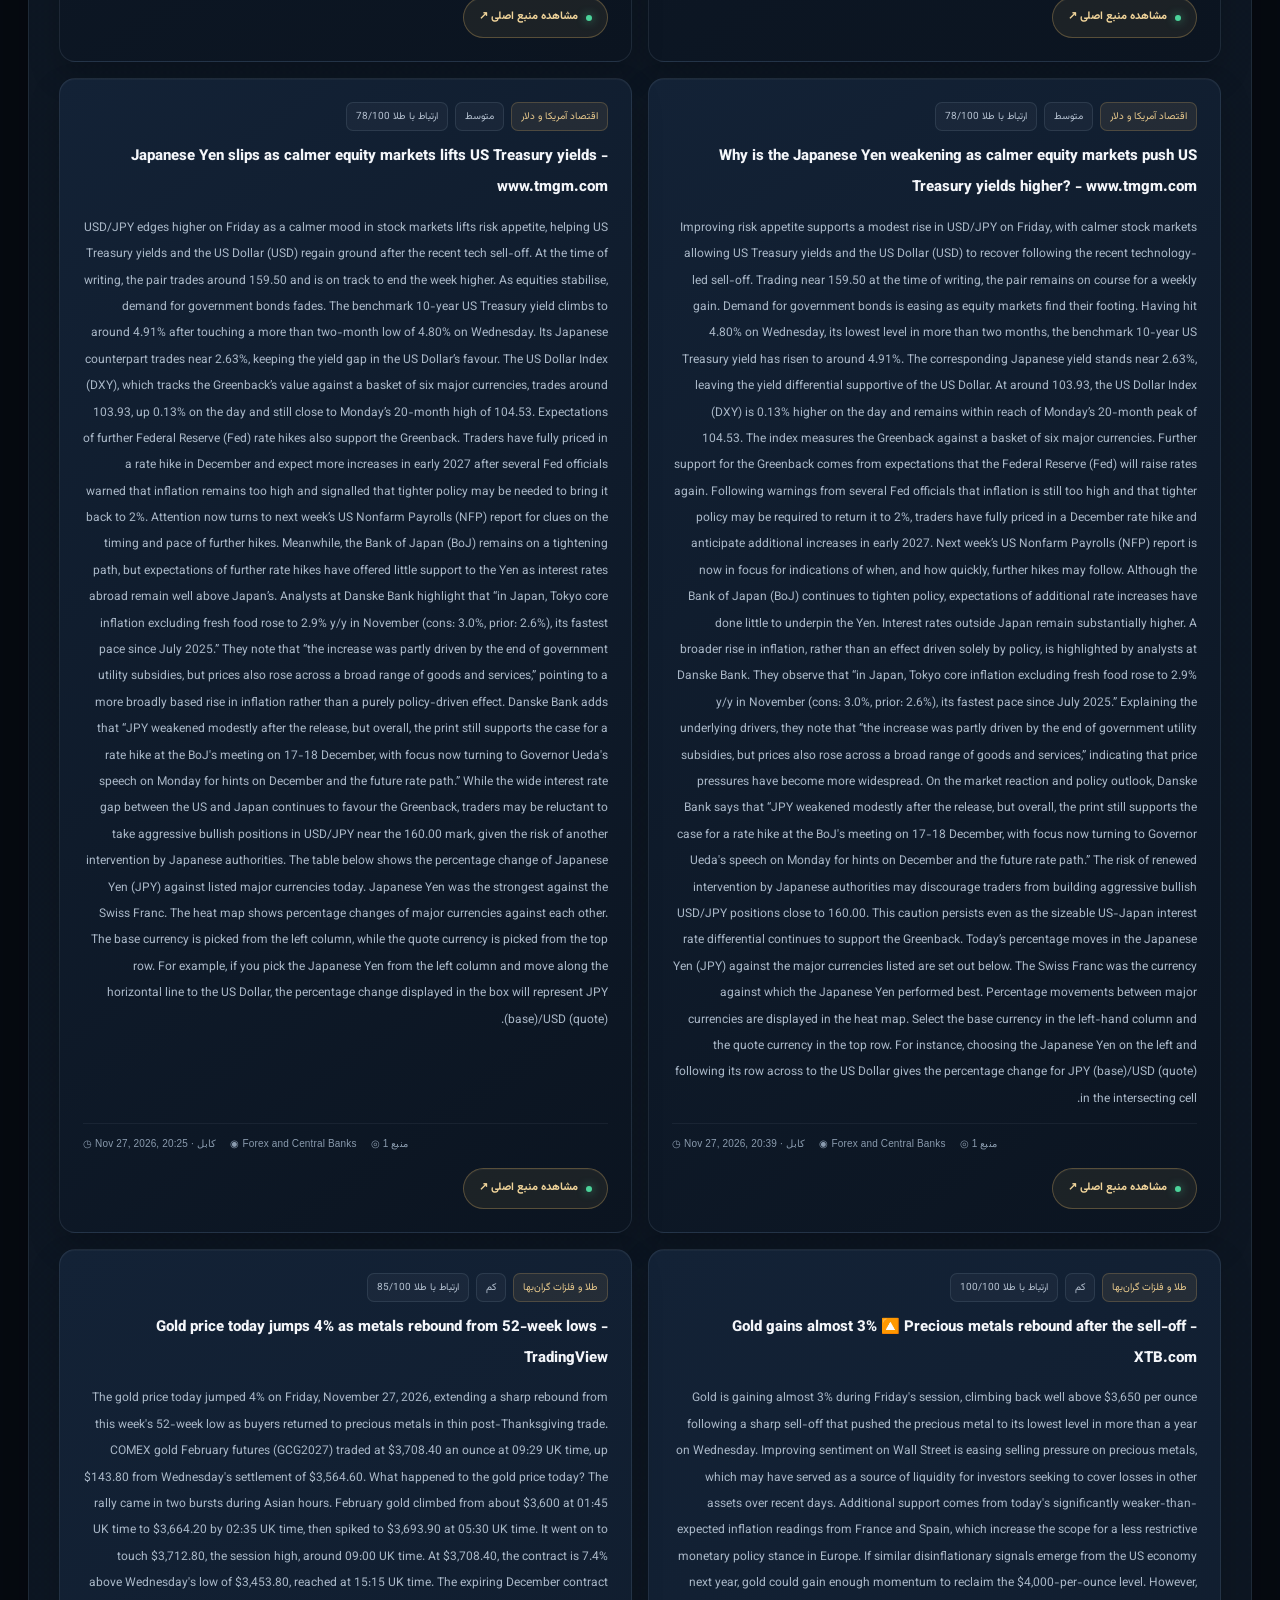
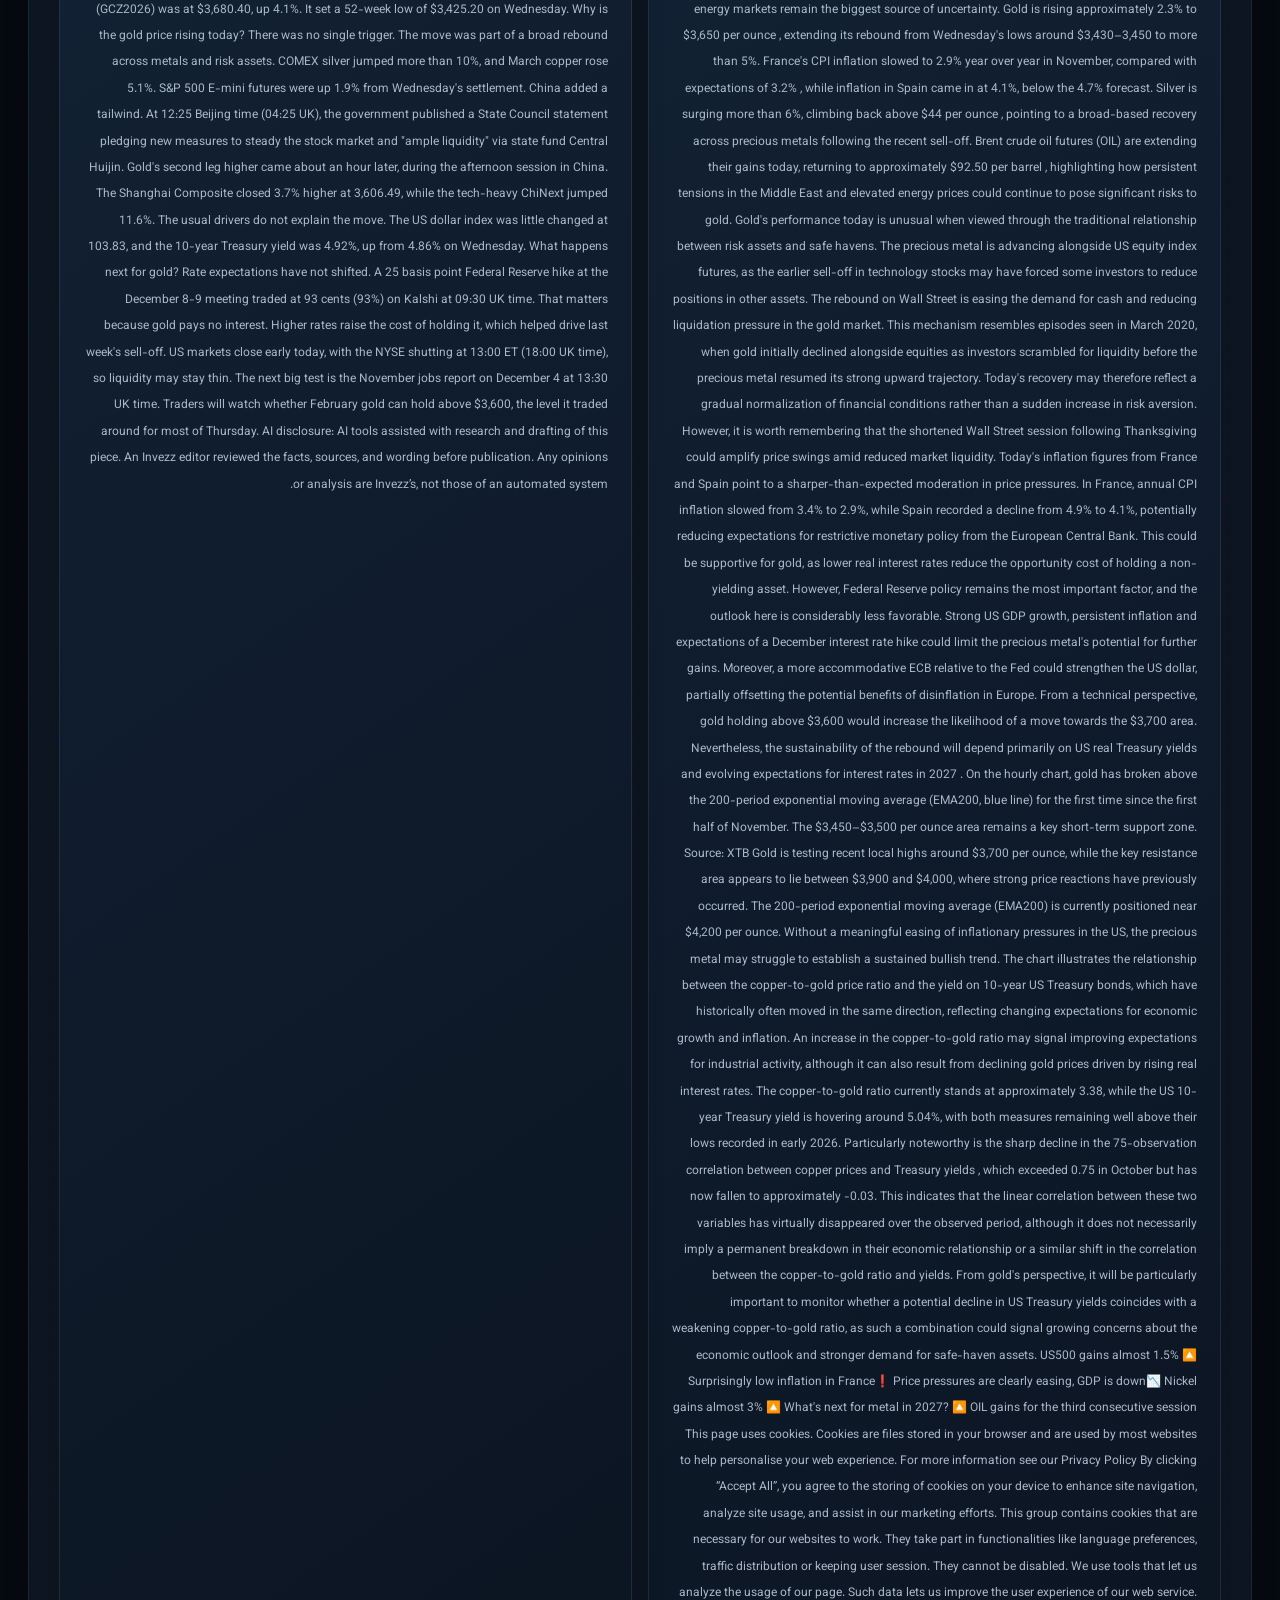
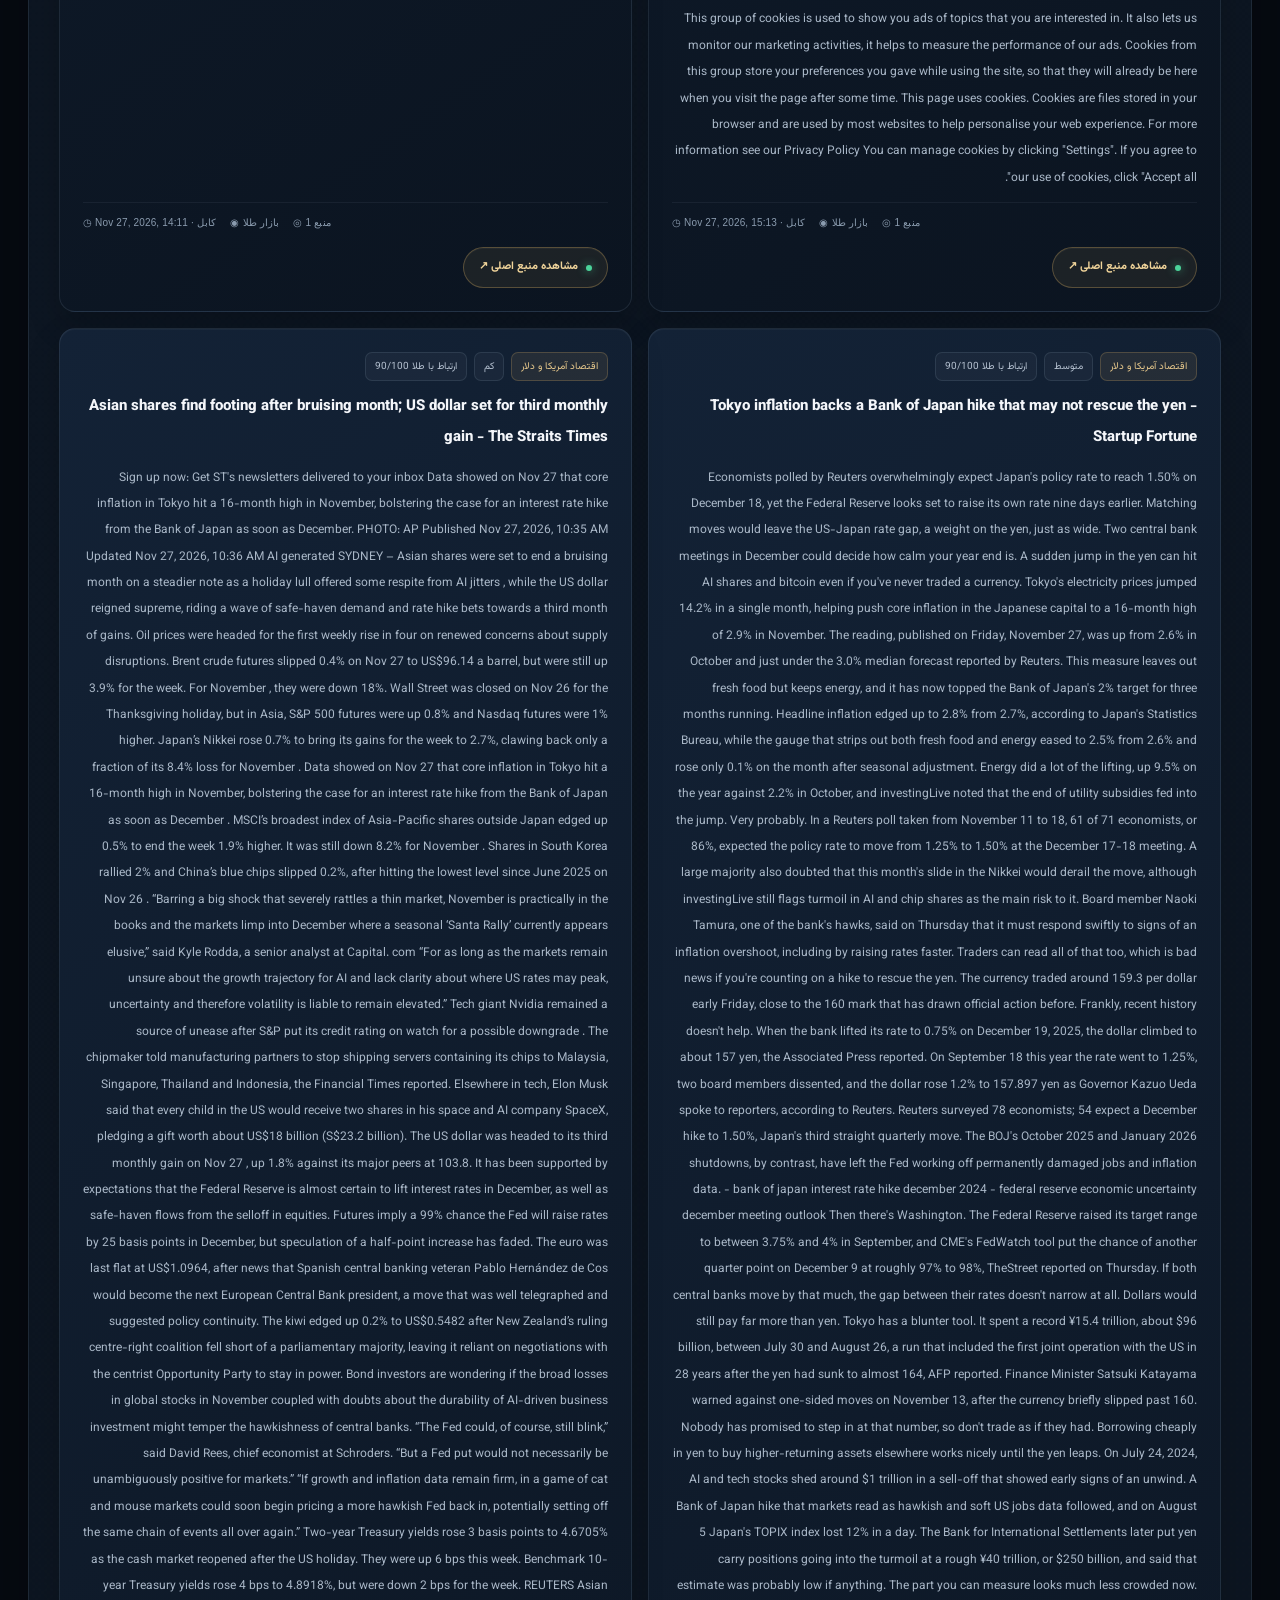
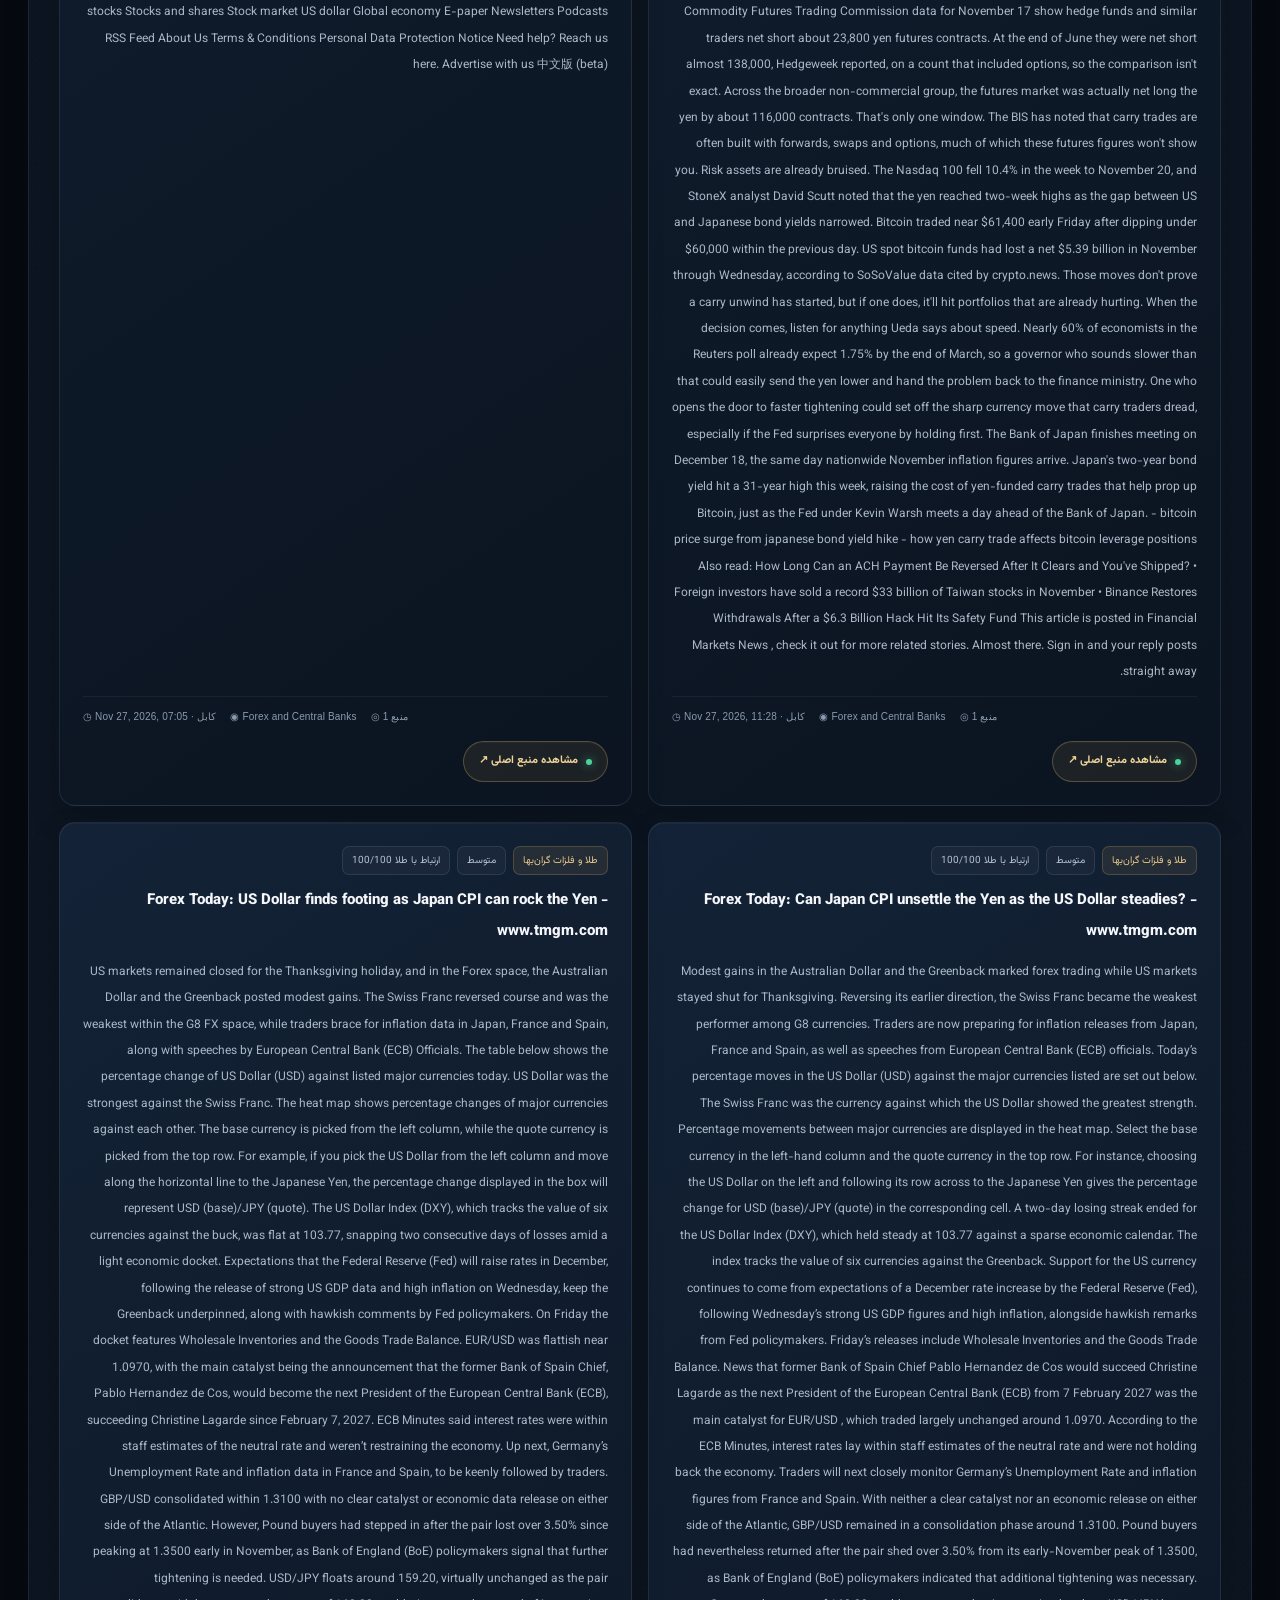
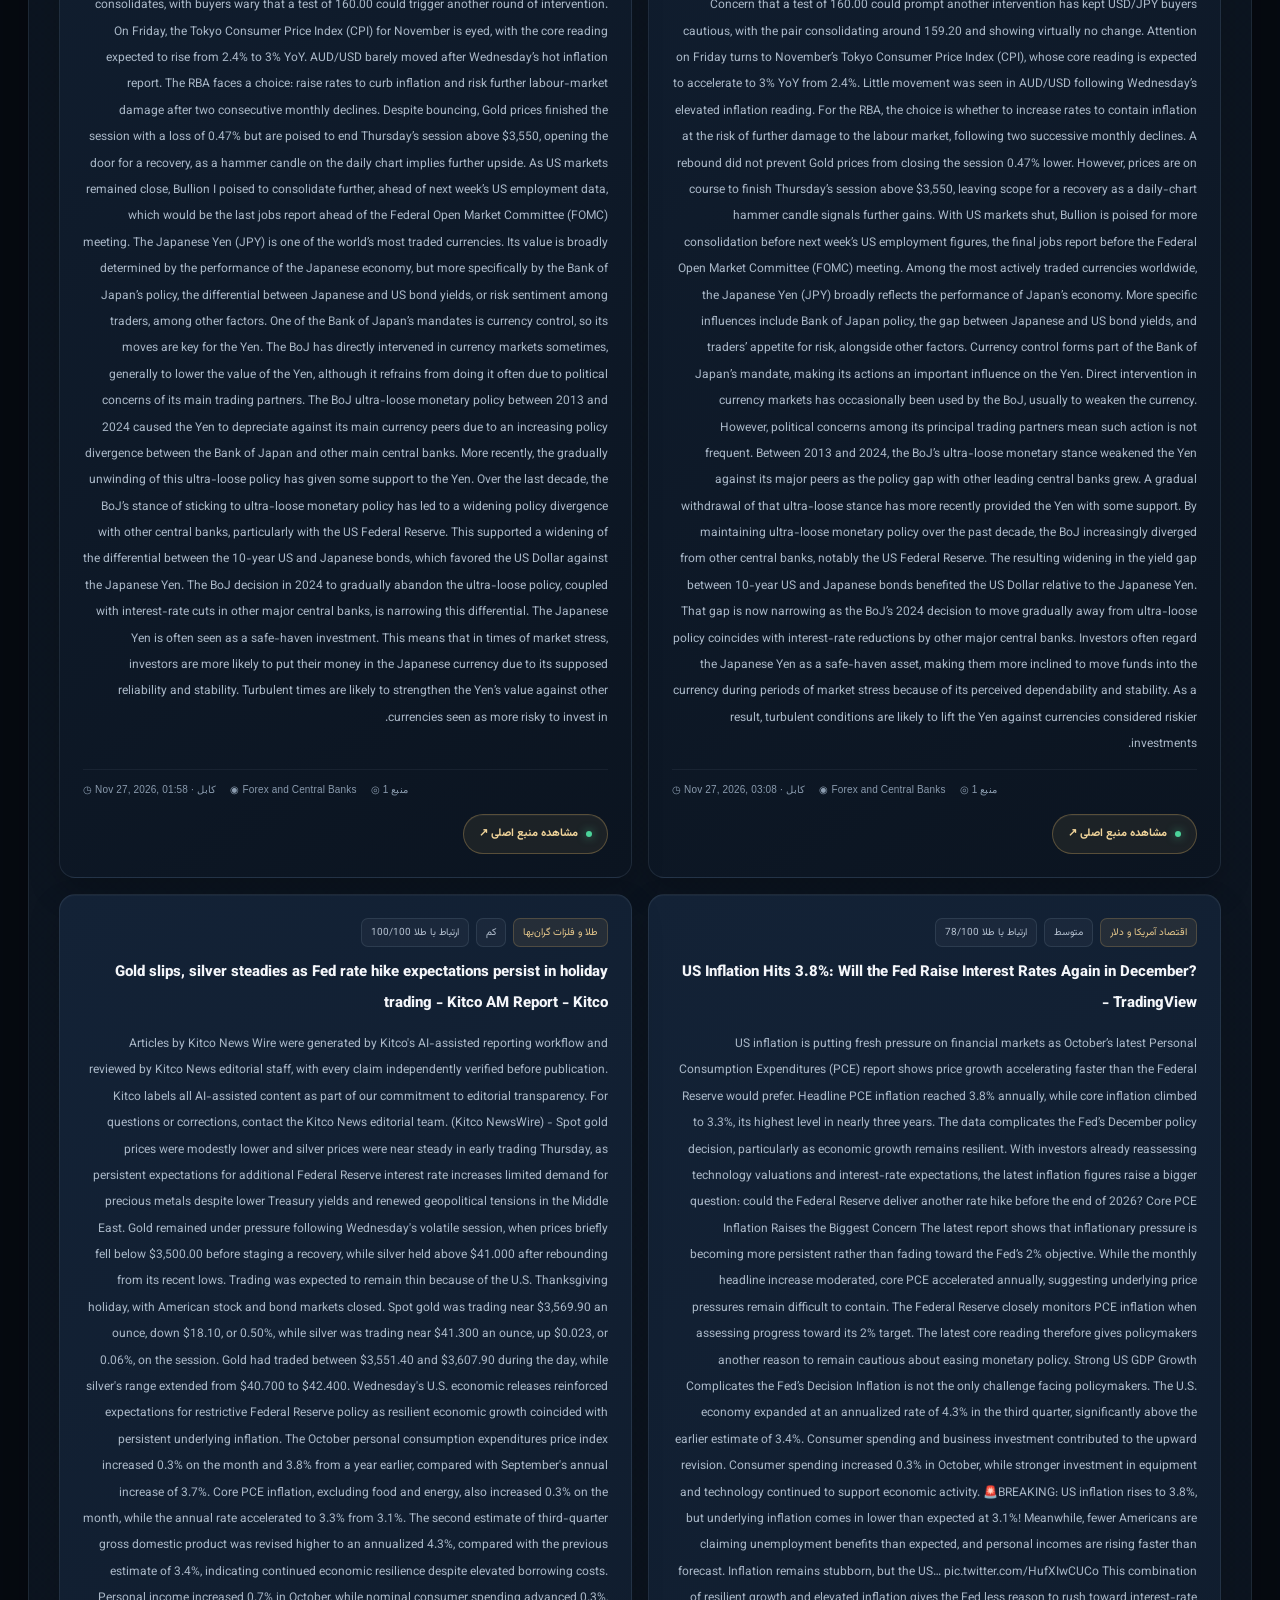
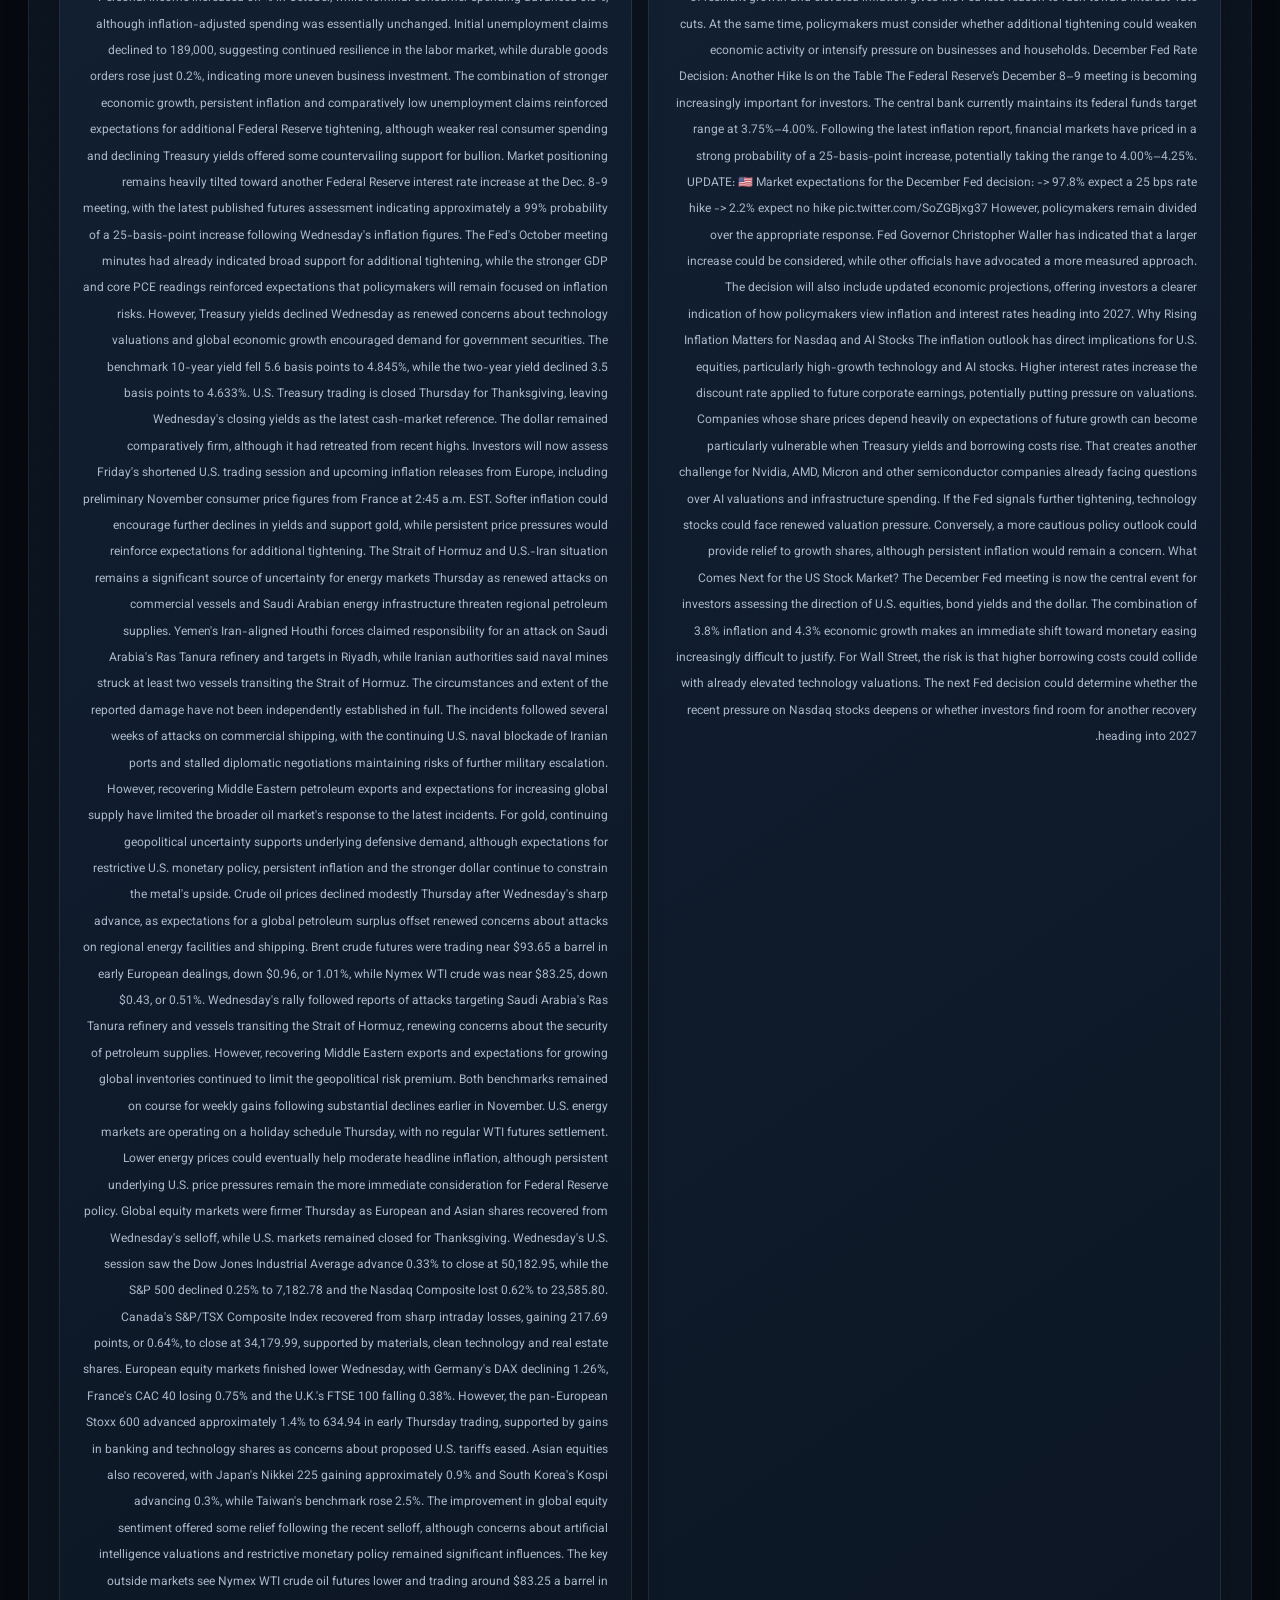
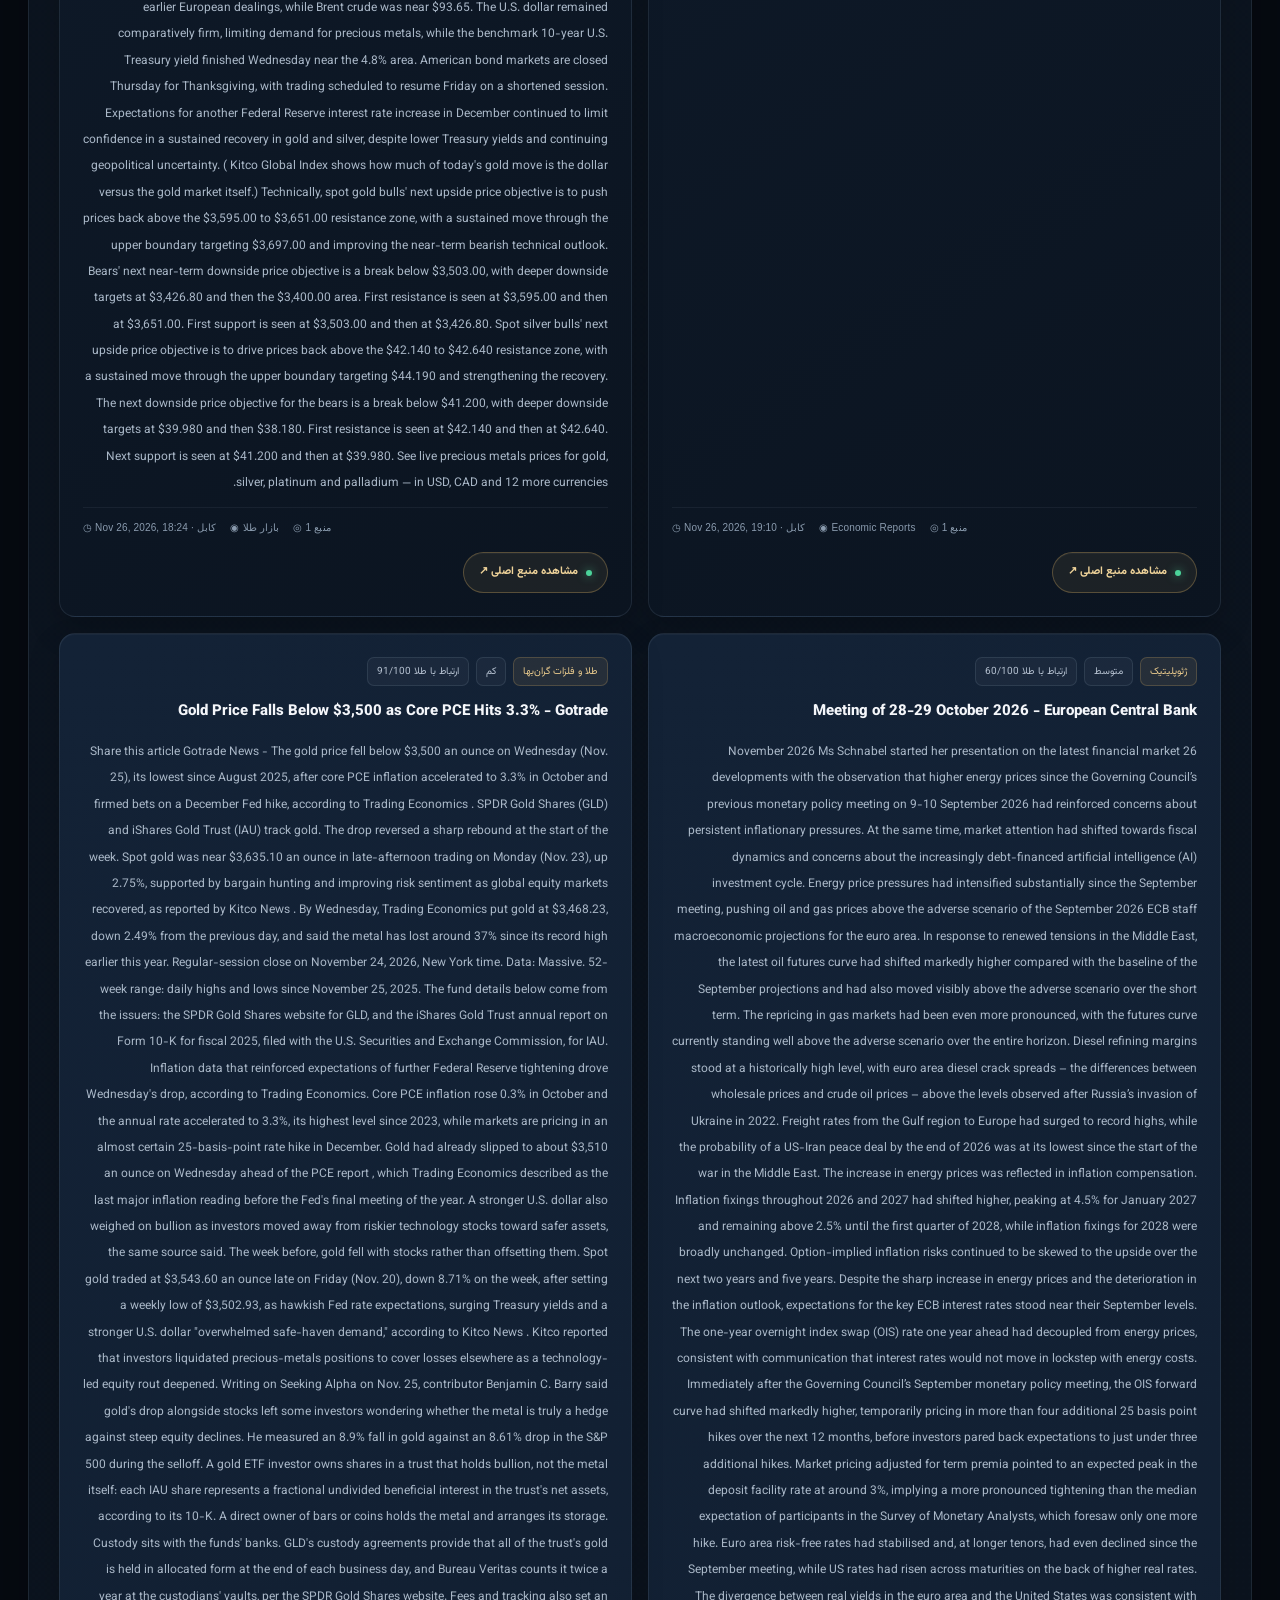
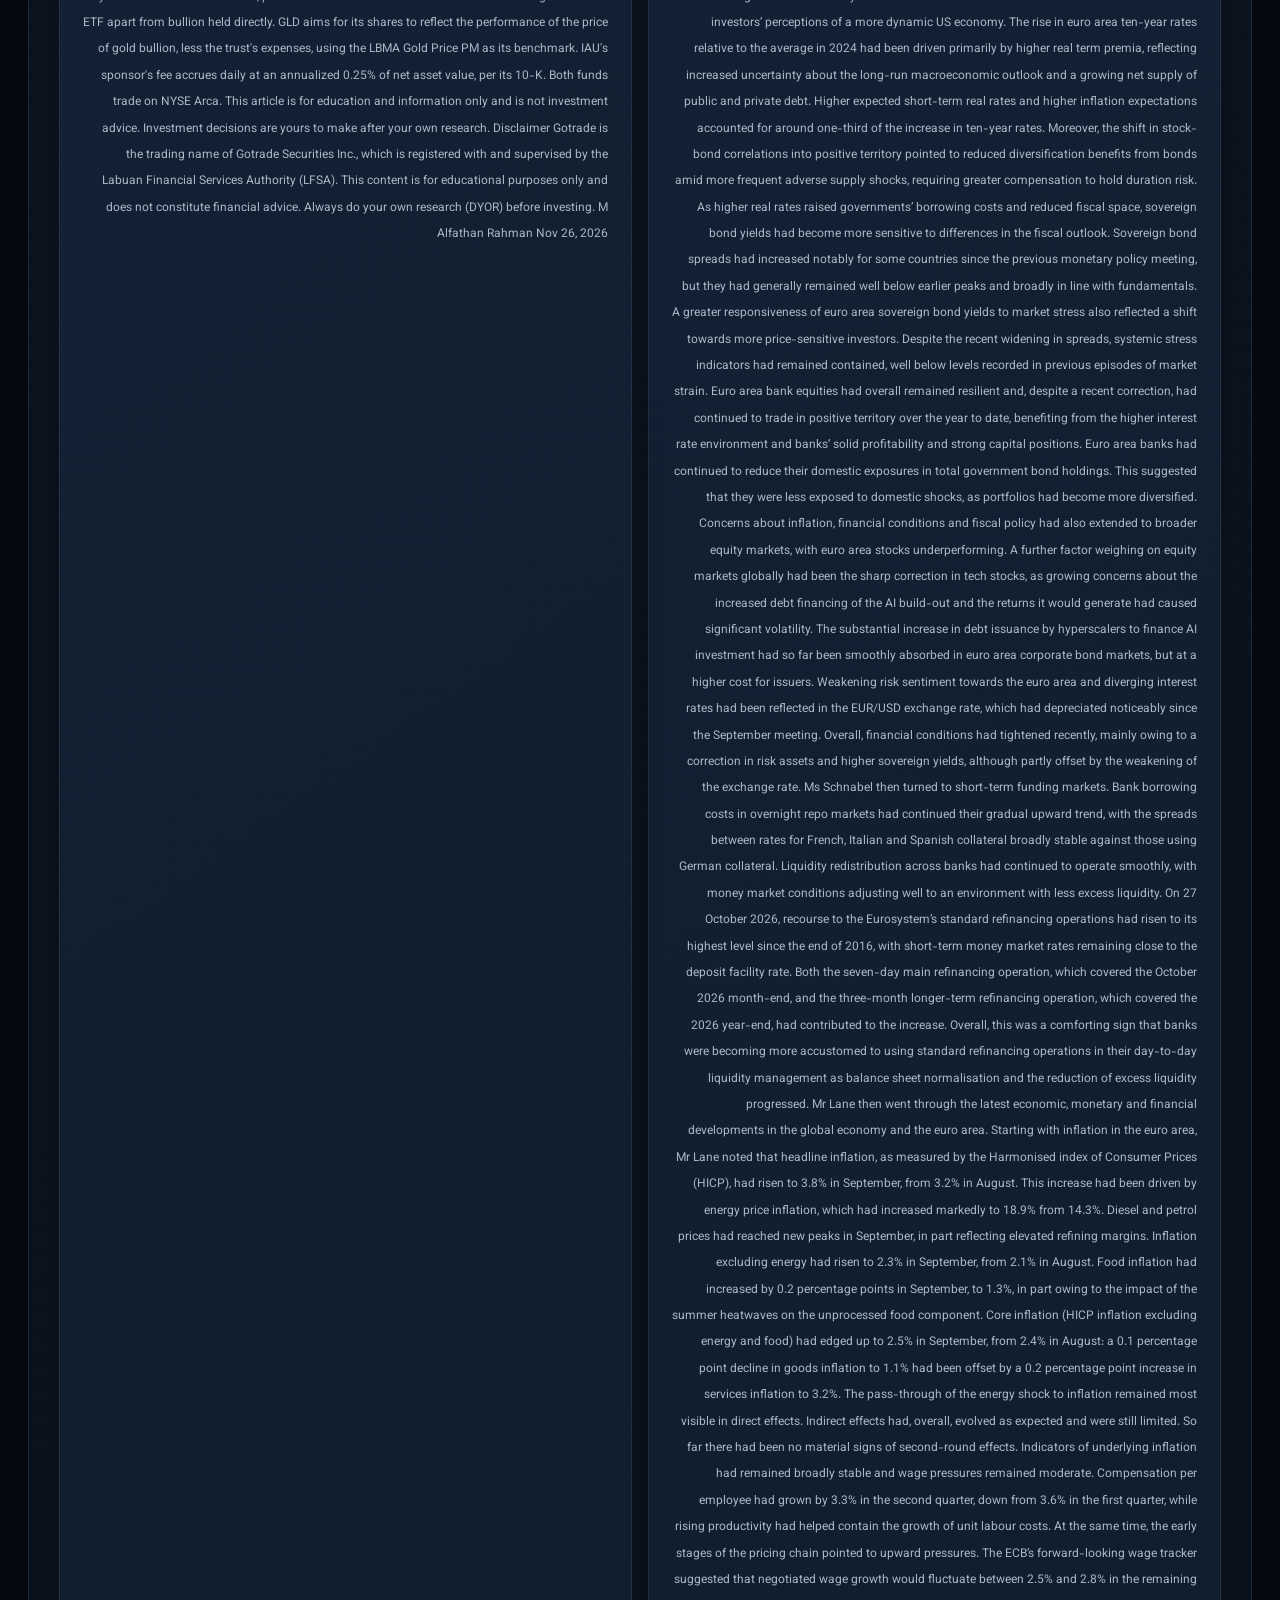
<file: us10y.html>
<!doctype html><html lang="fa" dir="rtl"><head><meta charset="utf-8"><meta name="viewport" content="width=device-width,initial-scale=1"><meta name="theme-color" content="#080d16"><meta name="description" content="US10Y | هوشمندی طلا"><title>US10Y | هوشمندی طلا</title><link rel="stylesheet" href="assets/site.css?v=20261120-archivefilters1"></head><body data-page="symbol" data-symbol="US10Y"><header class="topbar"><div class="shell top-inner"><a class="brand" href="index.html"><div class="mark">₳</div><div><strong>هوشمندی طلا</strong><small>مرکز تحلیل بنیادی بازار طلا</small></div></a><nav class="nav"><a href="index.html">خانه</a><a href="reports.html">گزارش صبحگاهی</a><a href="breaking.html">اخبار فوری</a><a href="archive.html">آرشیو اخبار</a><a href="xauusd.html">XAUUSD</a><a href="symbols.html">نمادها</a></nav></div></header><main class="shell"><section class="hero"><div><div class="eyebrow">بررسی بنیادی نماد</div><h1>US10Y</h1><p>بازده اوراق ۱۰ ساله آمریکا — خبرها و عوامل بنیادی مرتبط با این نماد</p></div><div class="pill">● مرکز داده و تحلیل</div></section><section class="grid"><div class="stat"><span>نماد</span><strong>US10Y</strong><small>صفحه اختصاصی</small></div><div class="stat"><span>خبرهای مرتبط</span><strong id="result-count">—</strong><small>از آرشیو موجود</small></div><div class="stat"><span>نوع داده</span><strong style="font-size:17px">اخبار بنیادی</strong><small>بدون قیمت زنده</small></div><div class="stat"><span>منطقه زمانی</span><strong style="font-size:17px">کابل</strong><small>کابل</small></div></section><section class="panel" style="margin-top:18px"><div class="section-head"><h2>اخبار و رویدادهای مرتبط با US10Y</h2><a class="pill" href="archive.html">آرشیو کامل</a></div><div id="news-list" class="cards"><div class="empty">در حال جست‌وجو…</div></div></section><div class="note">این صفحه بر اساس کلمات کلیدی مرتبط از آرشیو خبرها را پیدا می‌کند. اگر خبر مرتبطی در آرشیو فعلی وجود نداشته باشد، نتیجه‌ای نمایش داده نمی‌شود. هنوز فید خبری مستقل برای این نمادها فعال نشده است.</div></main><footer class="shell footer">هوشمندی طلا <b>◆</b> اطلاعات خبری و بنیادی؛ بدون توصیه خرید یا فروش<br>زمان‌ها به وقت کابل نمایش داده می‌شوند.</footer><script src="assets/site.js?v=20261120-archivefilters1" defer></script></body></html>
</file>
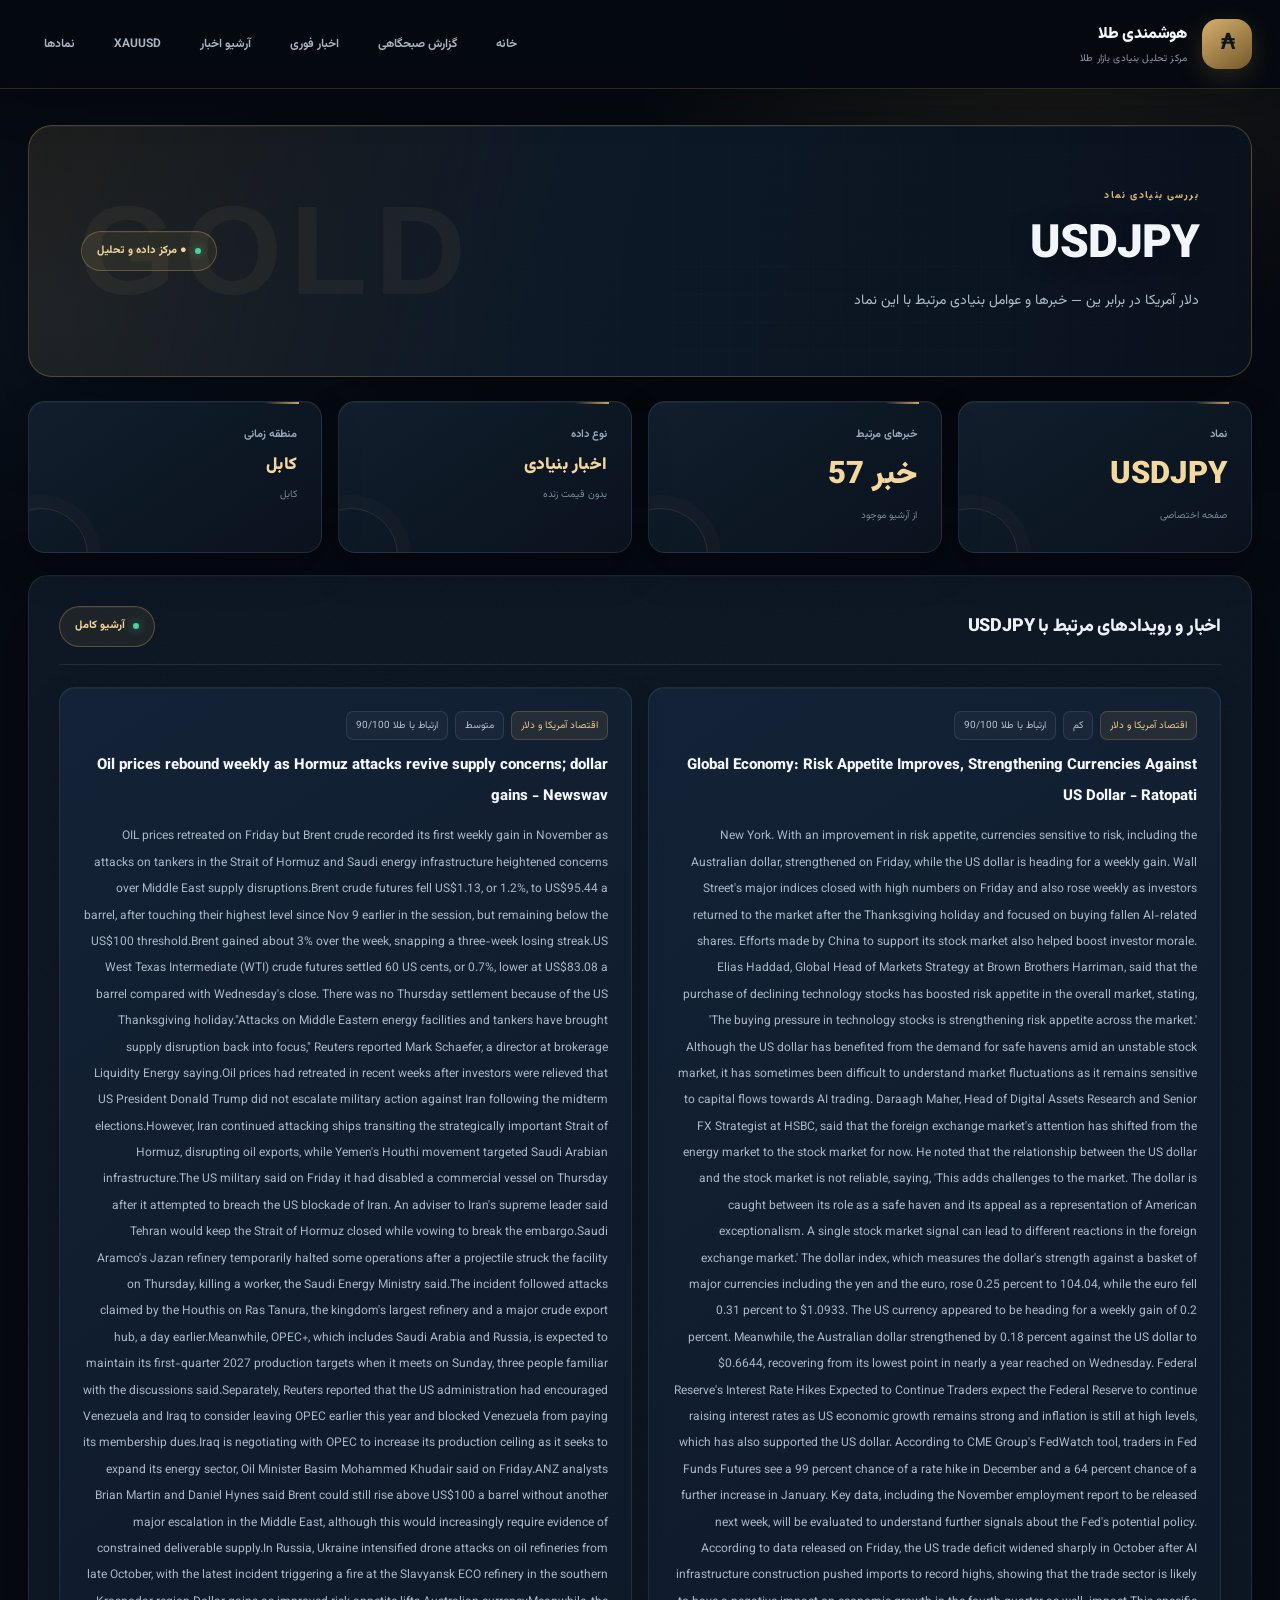
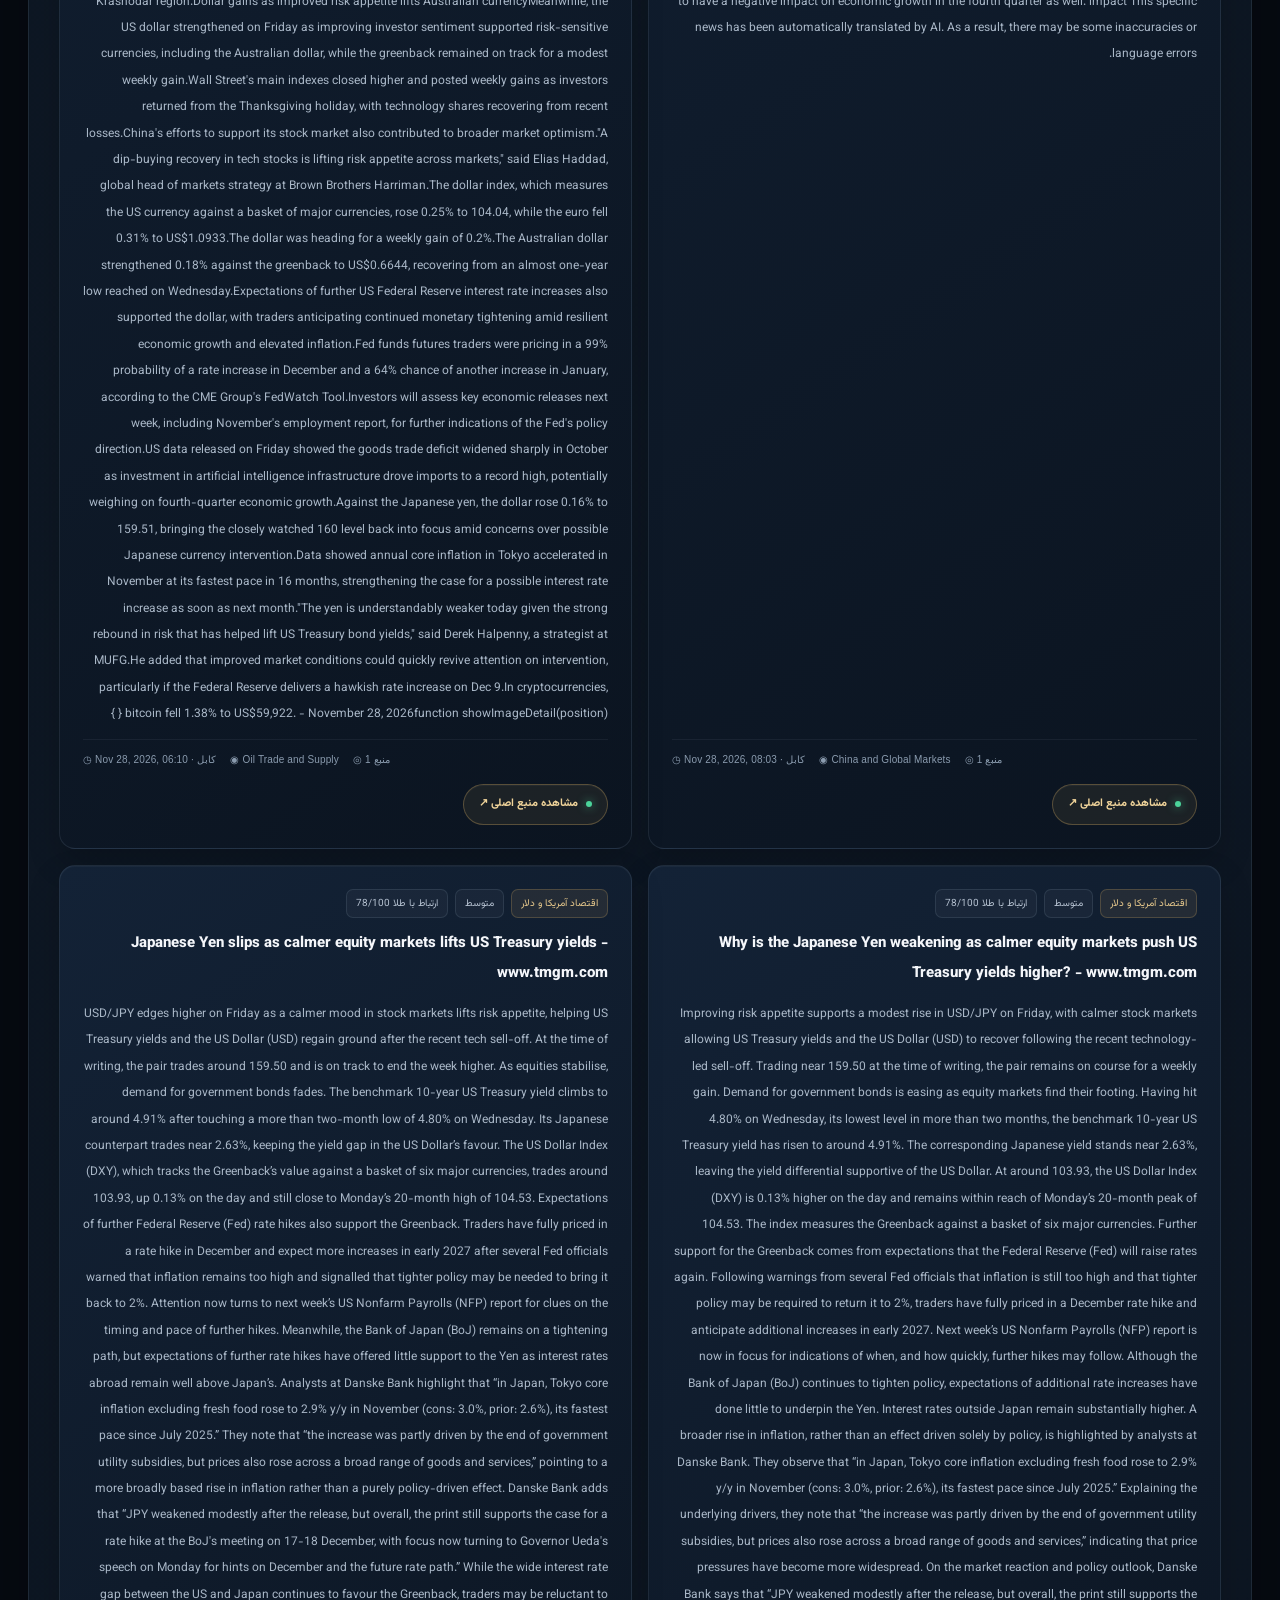
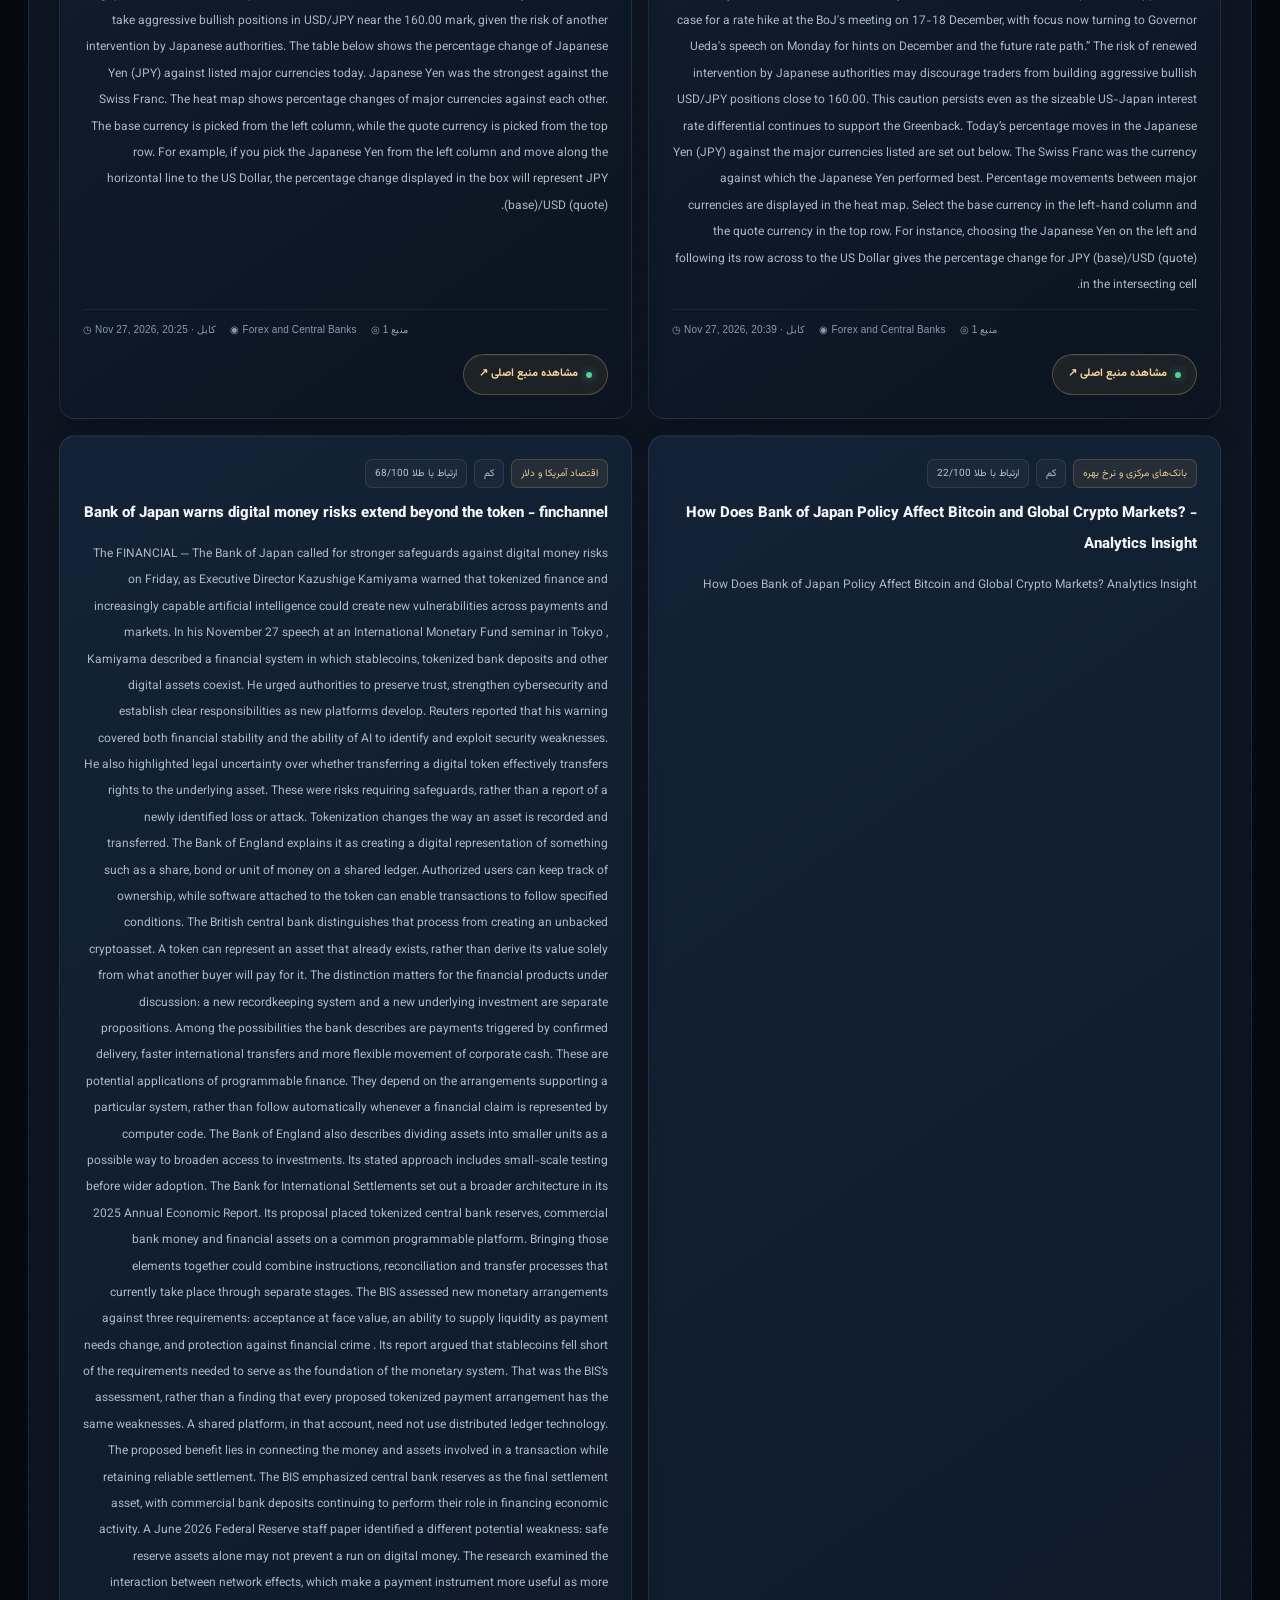
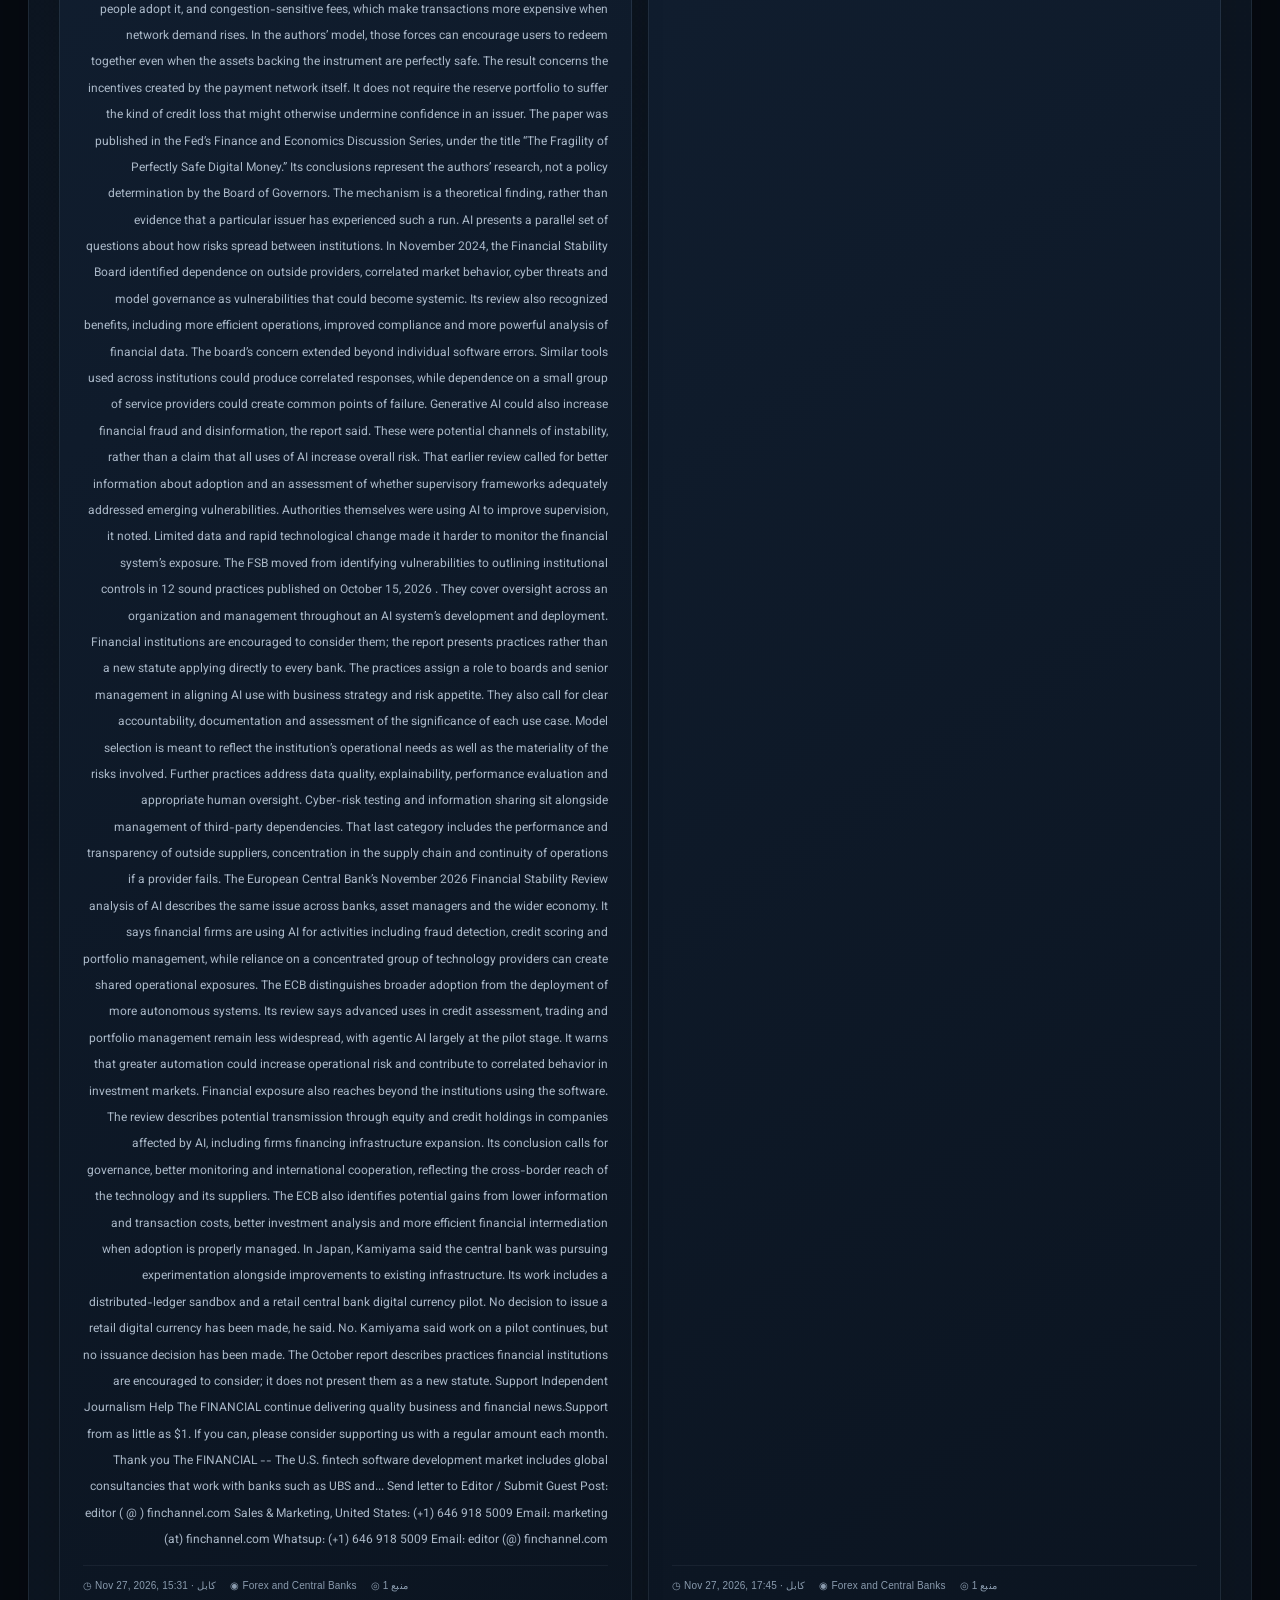
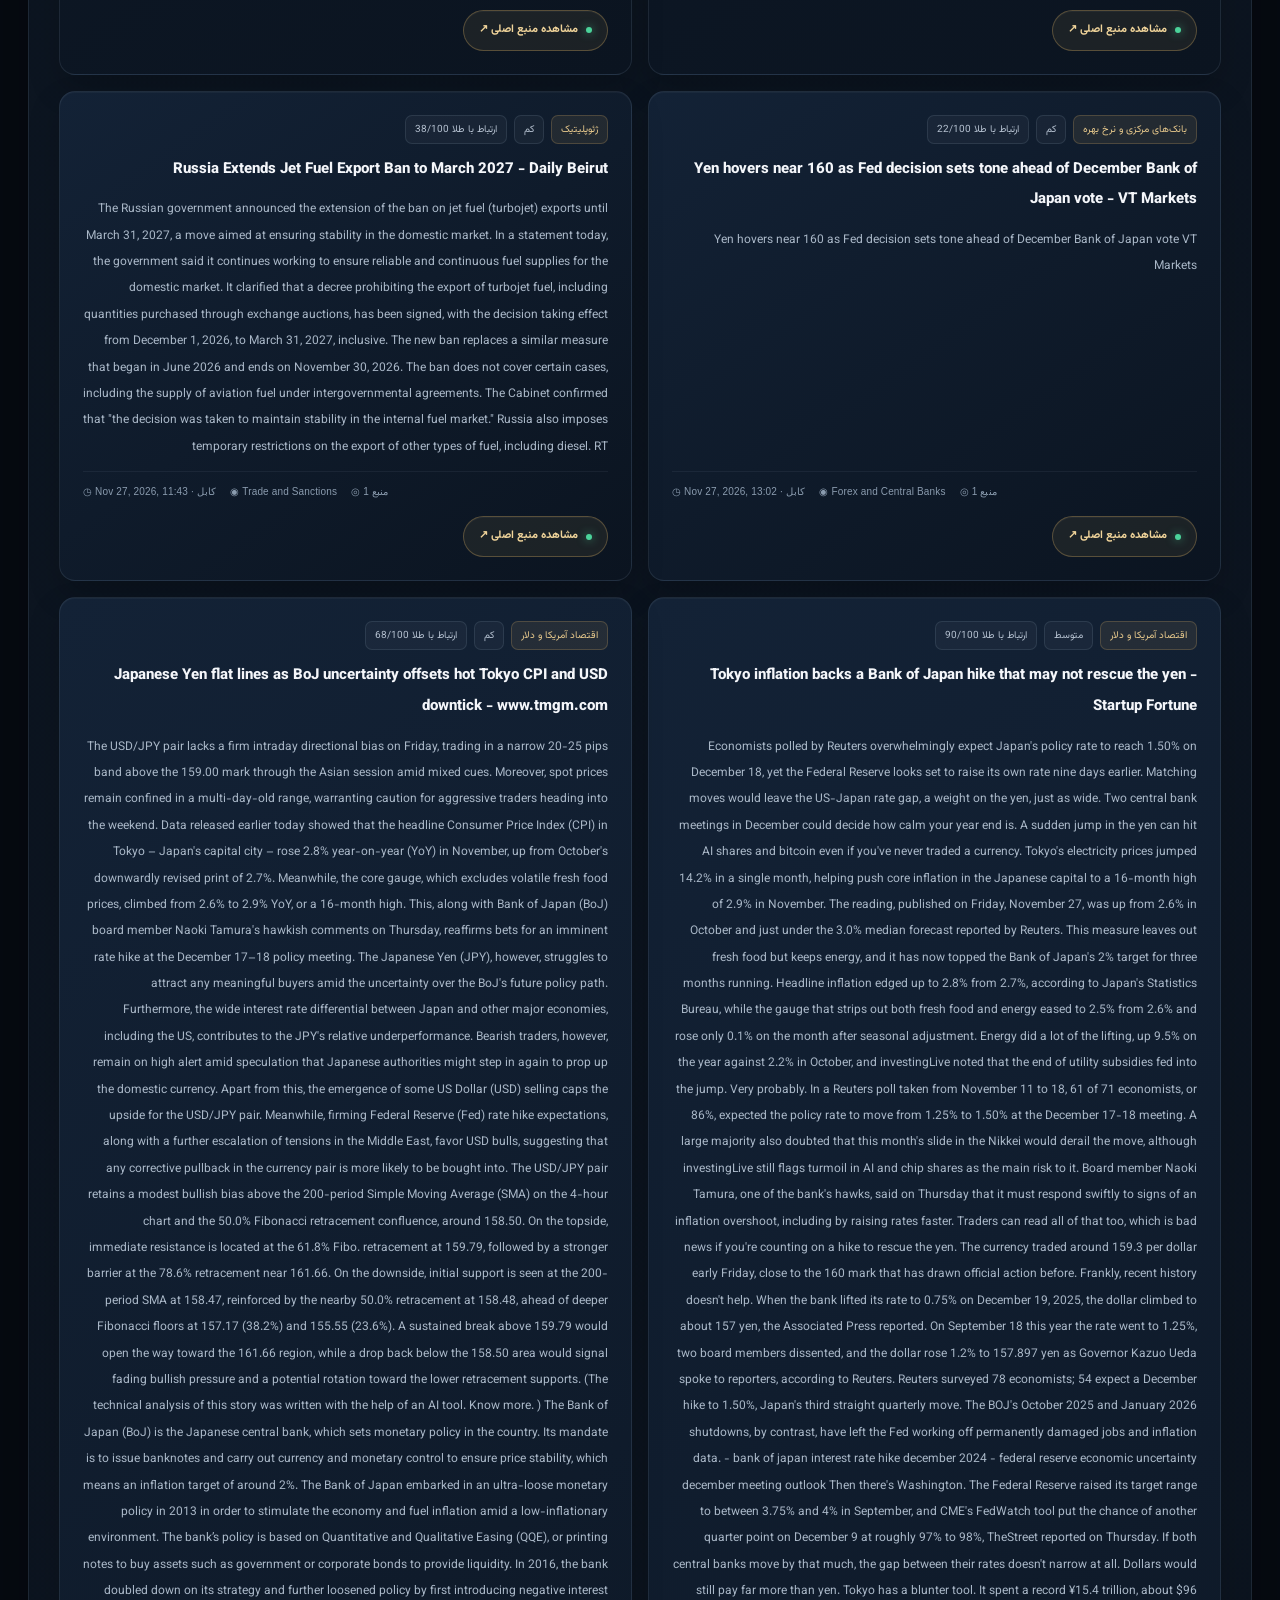
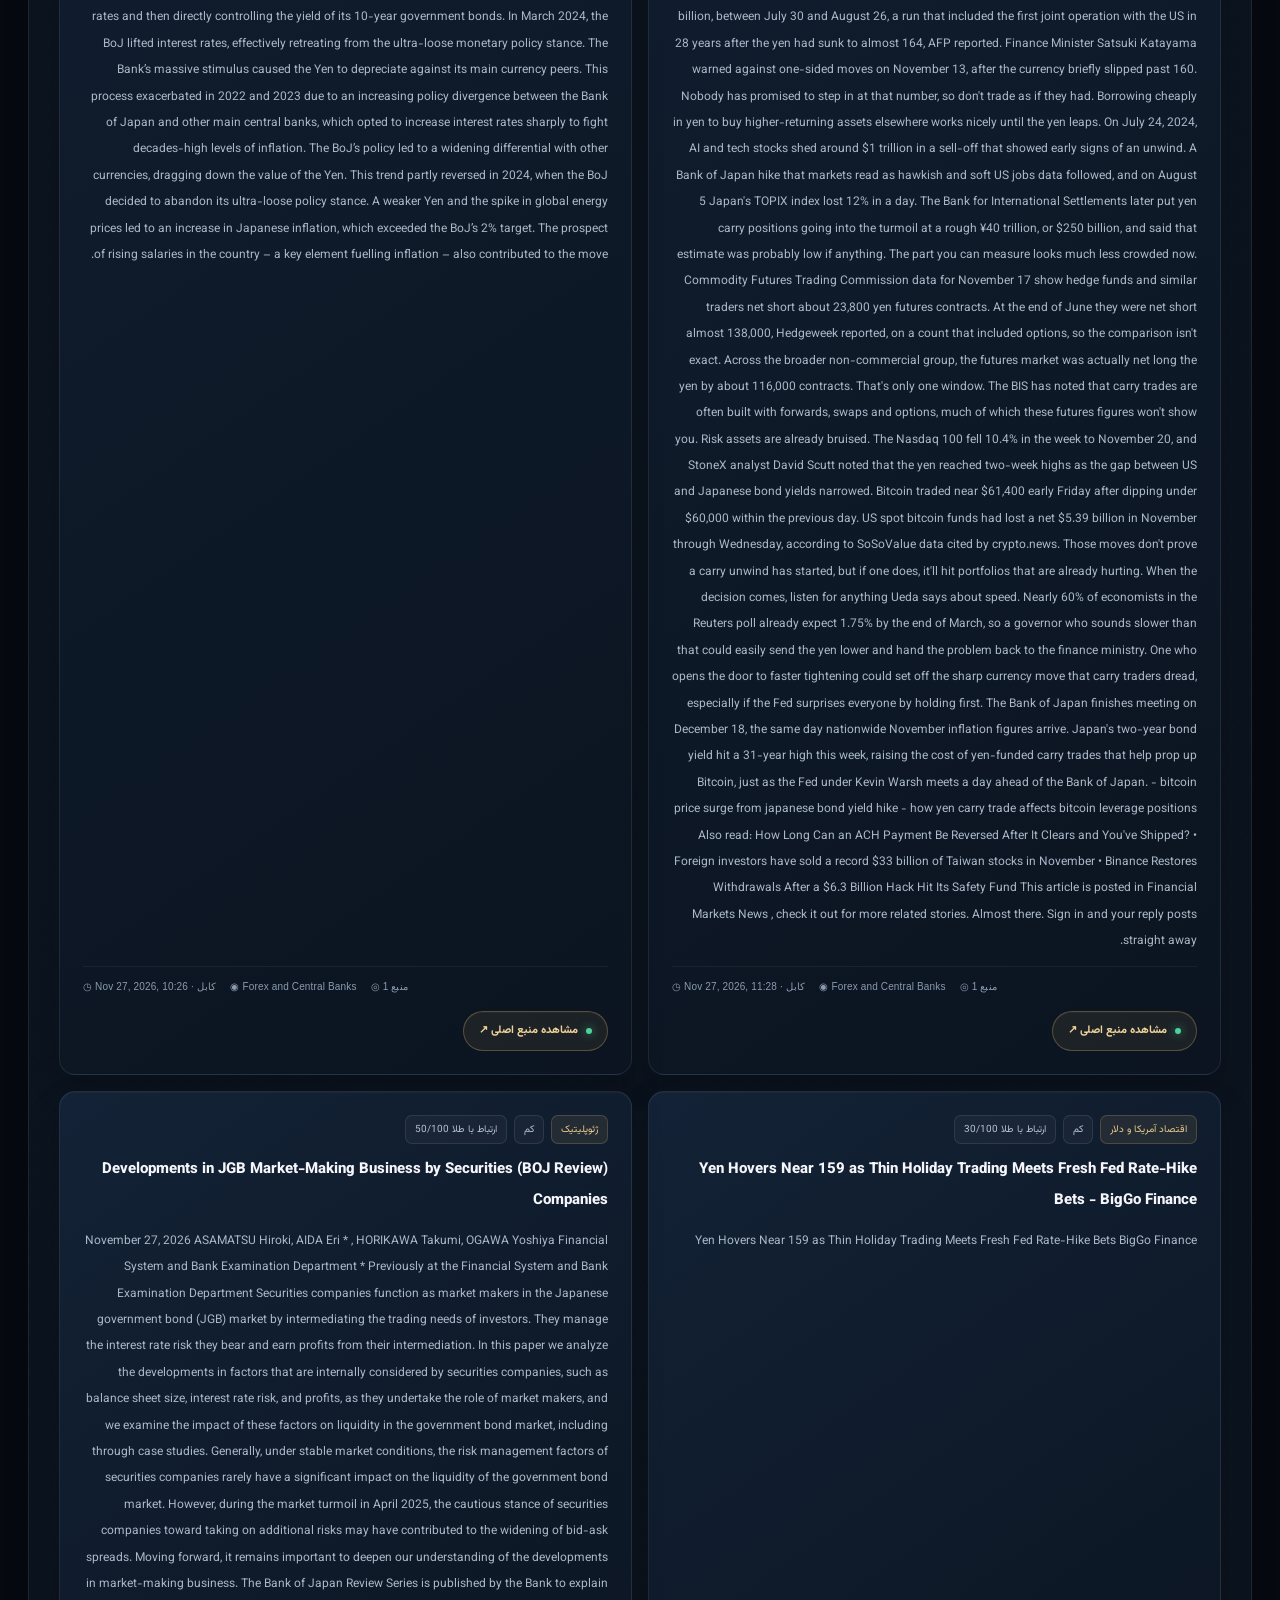
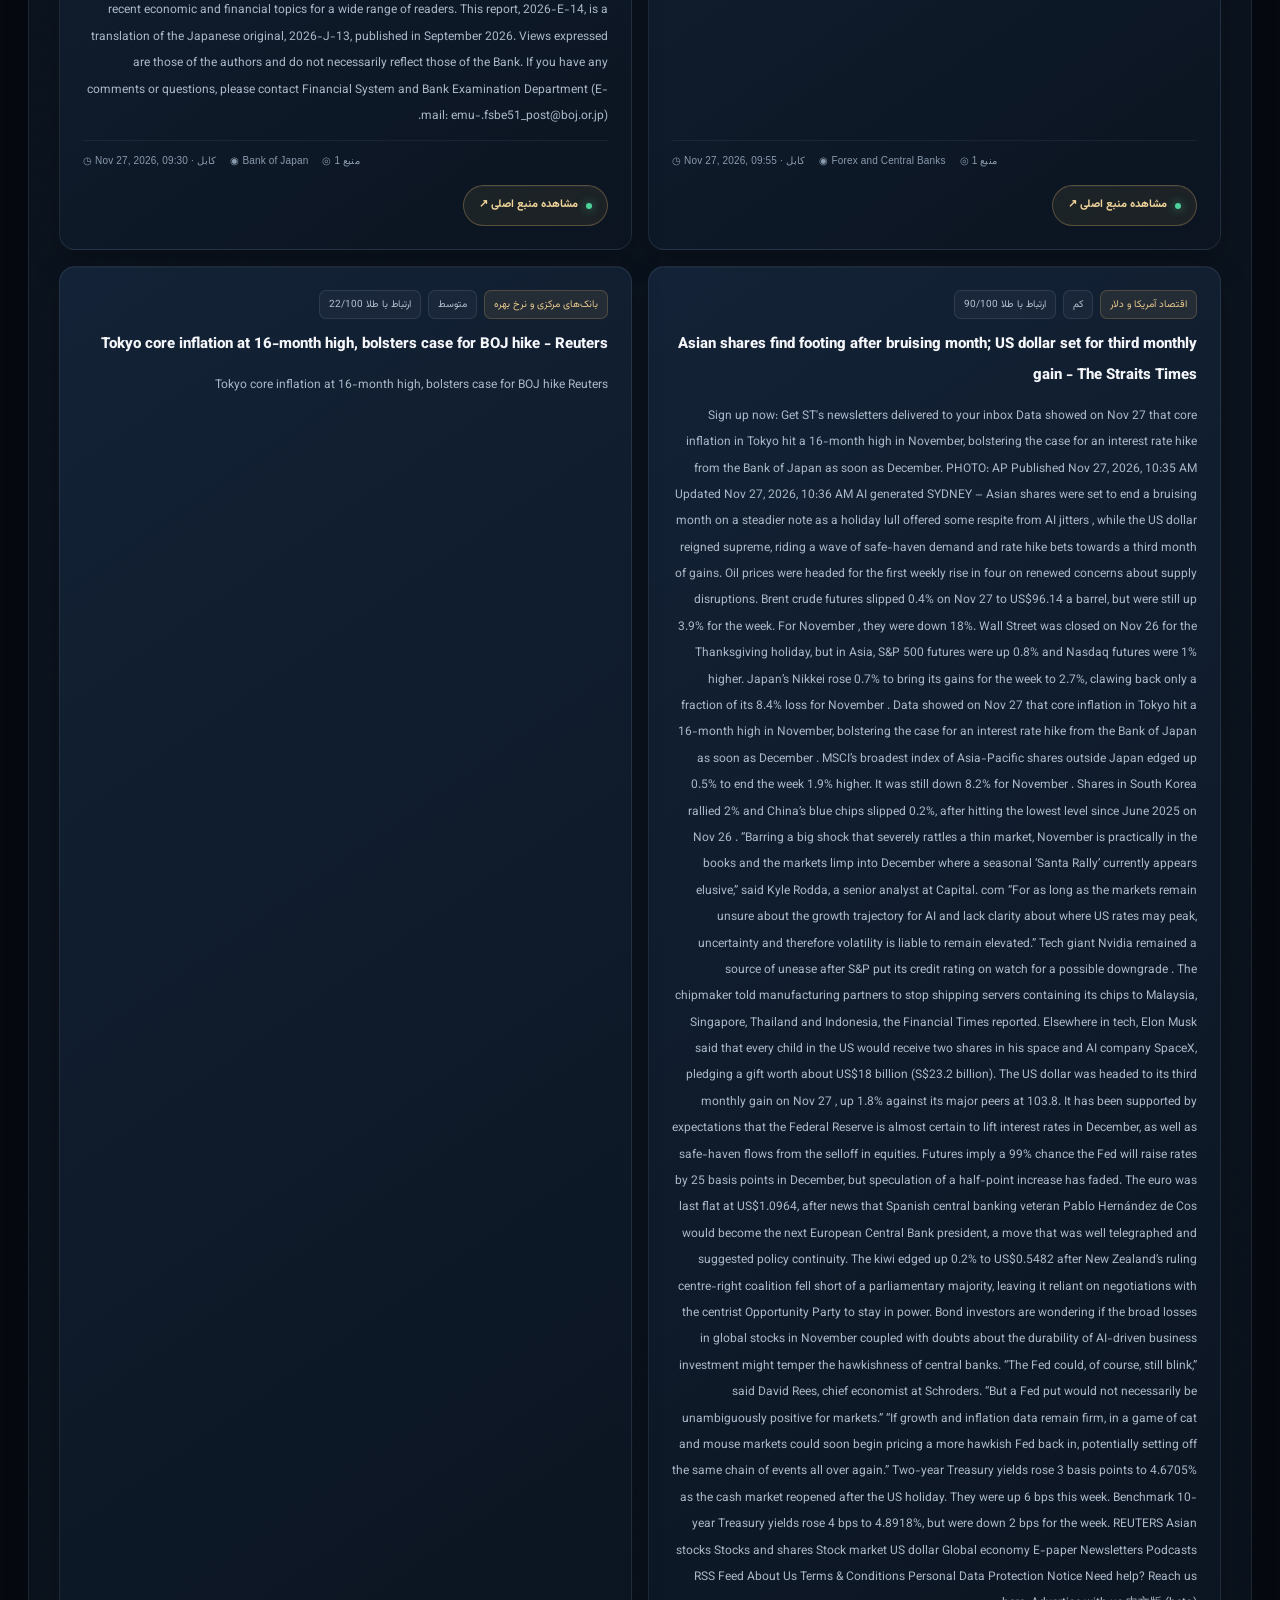
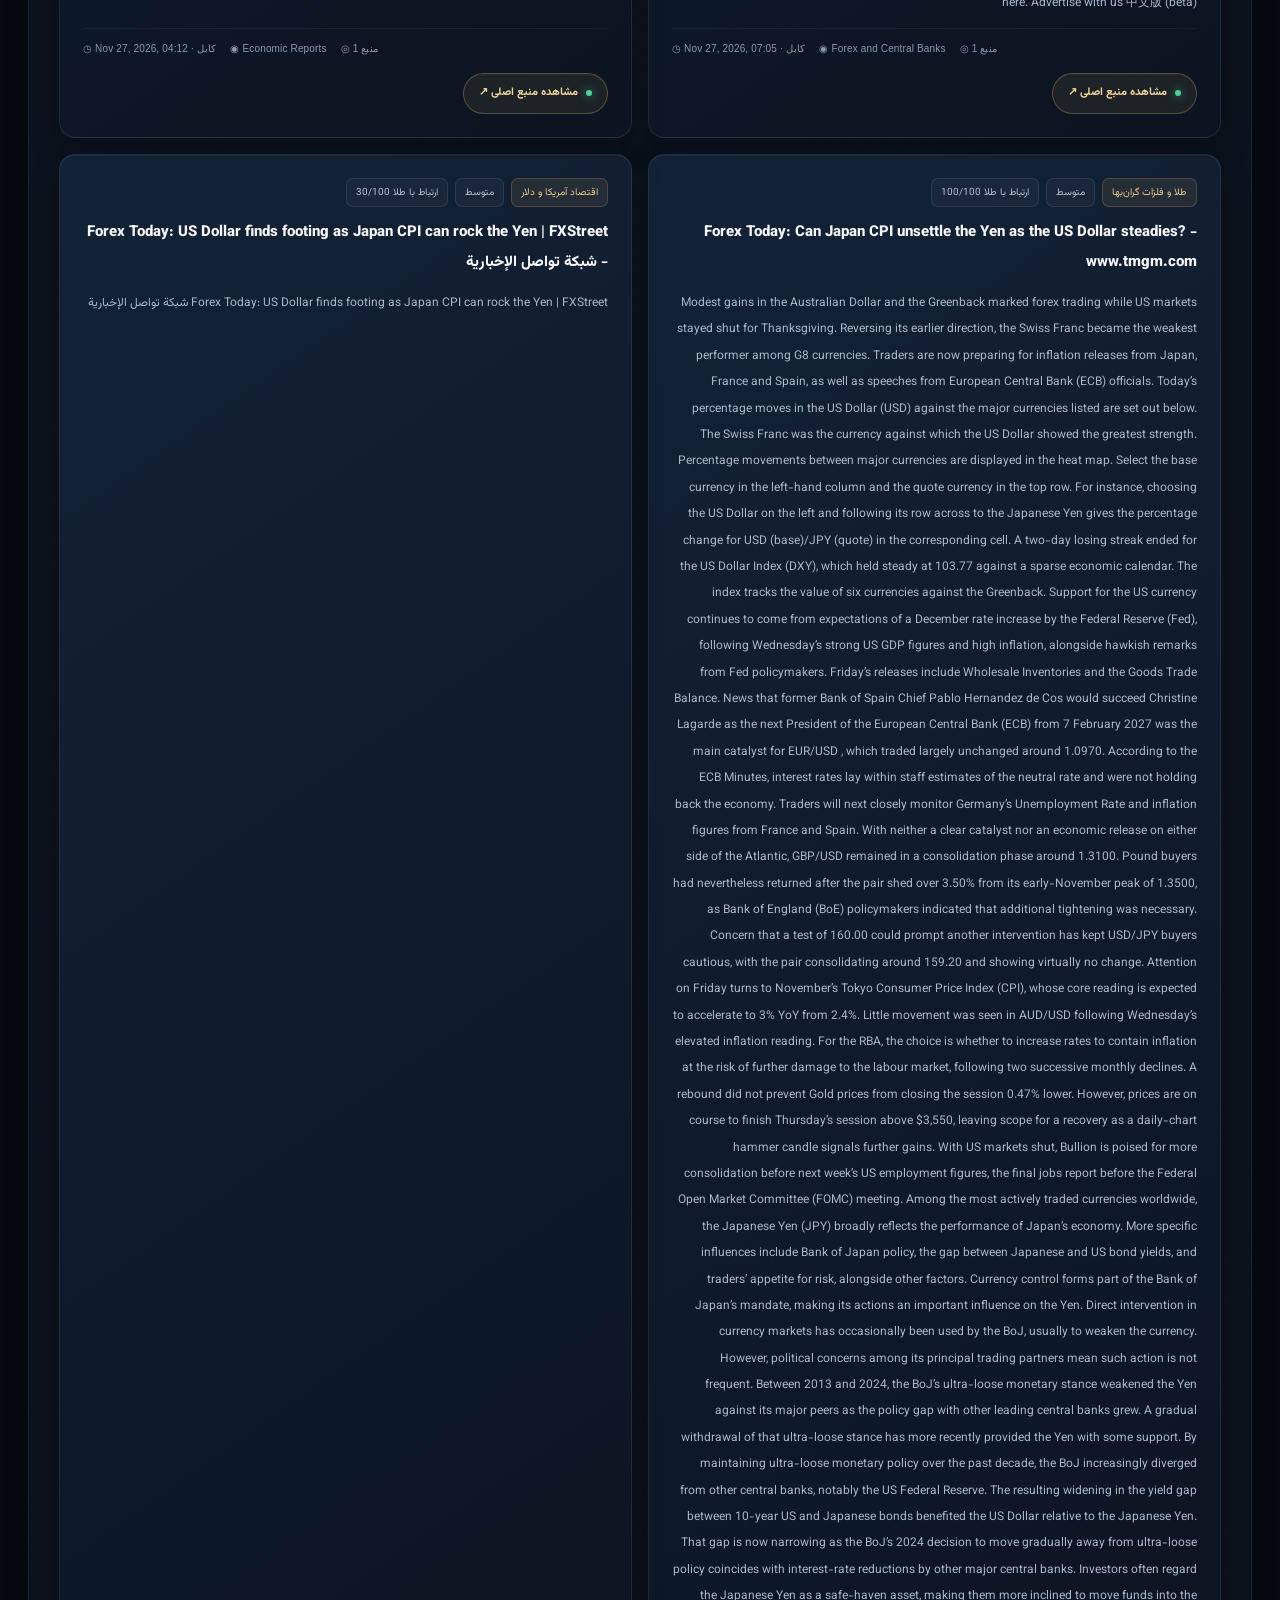
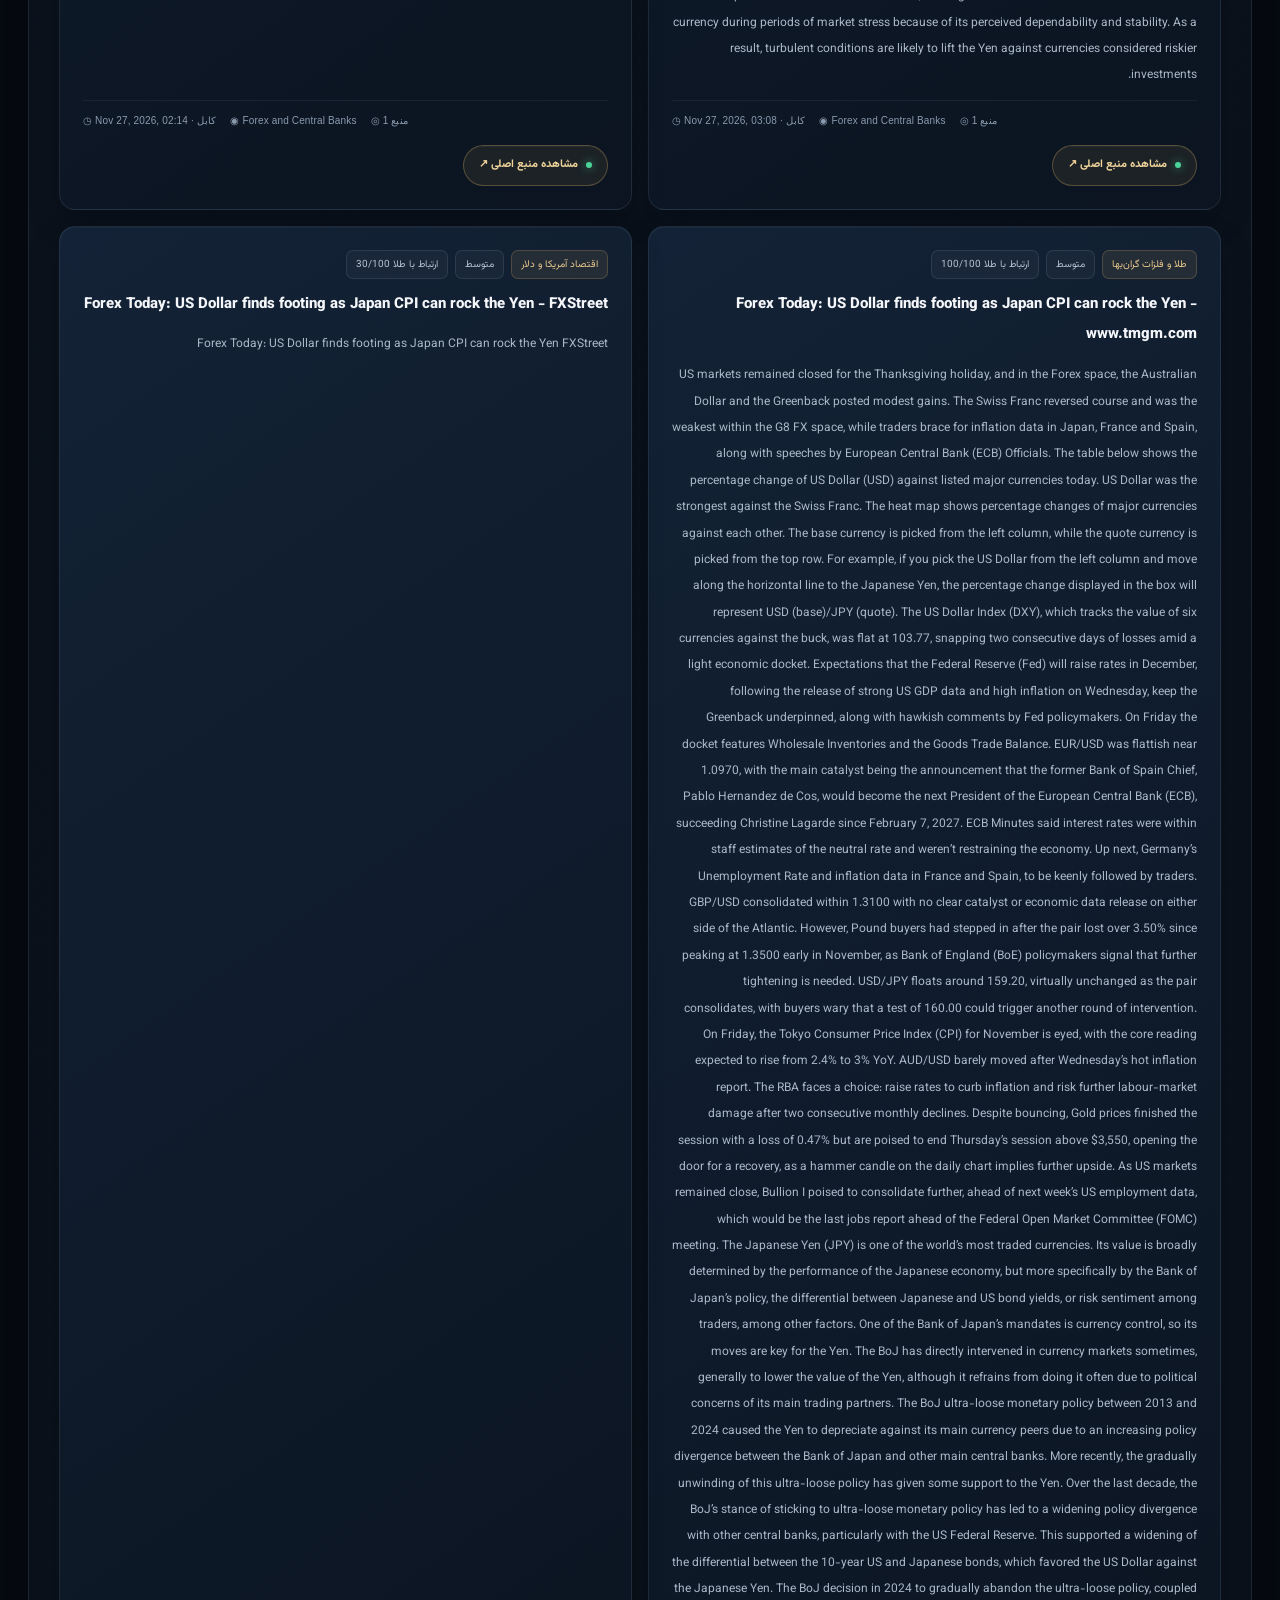
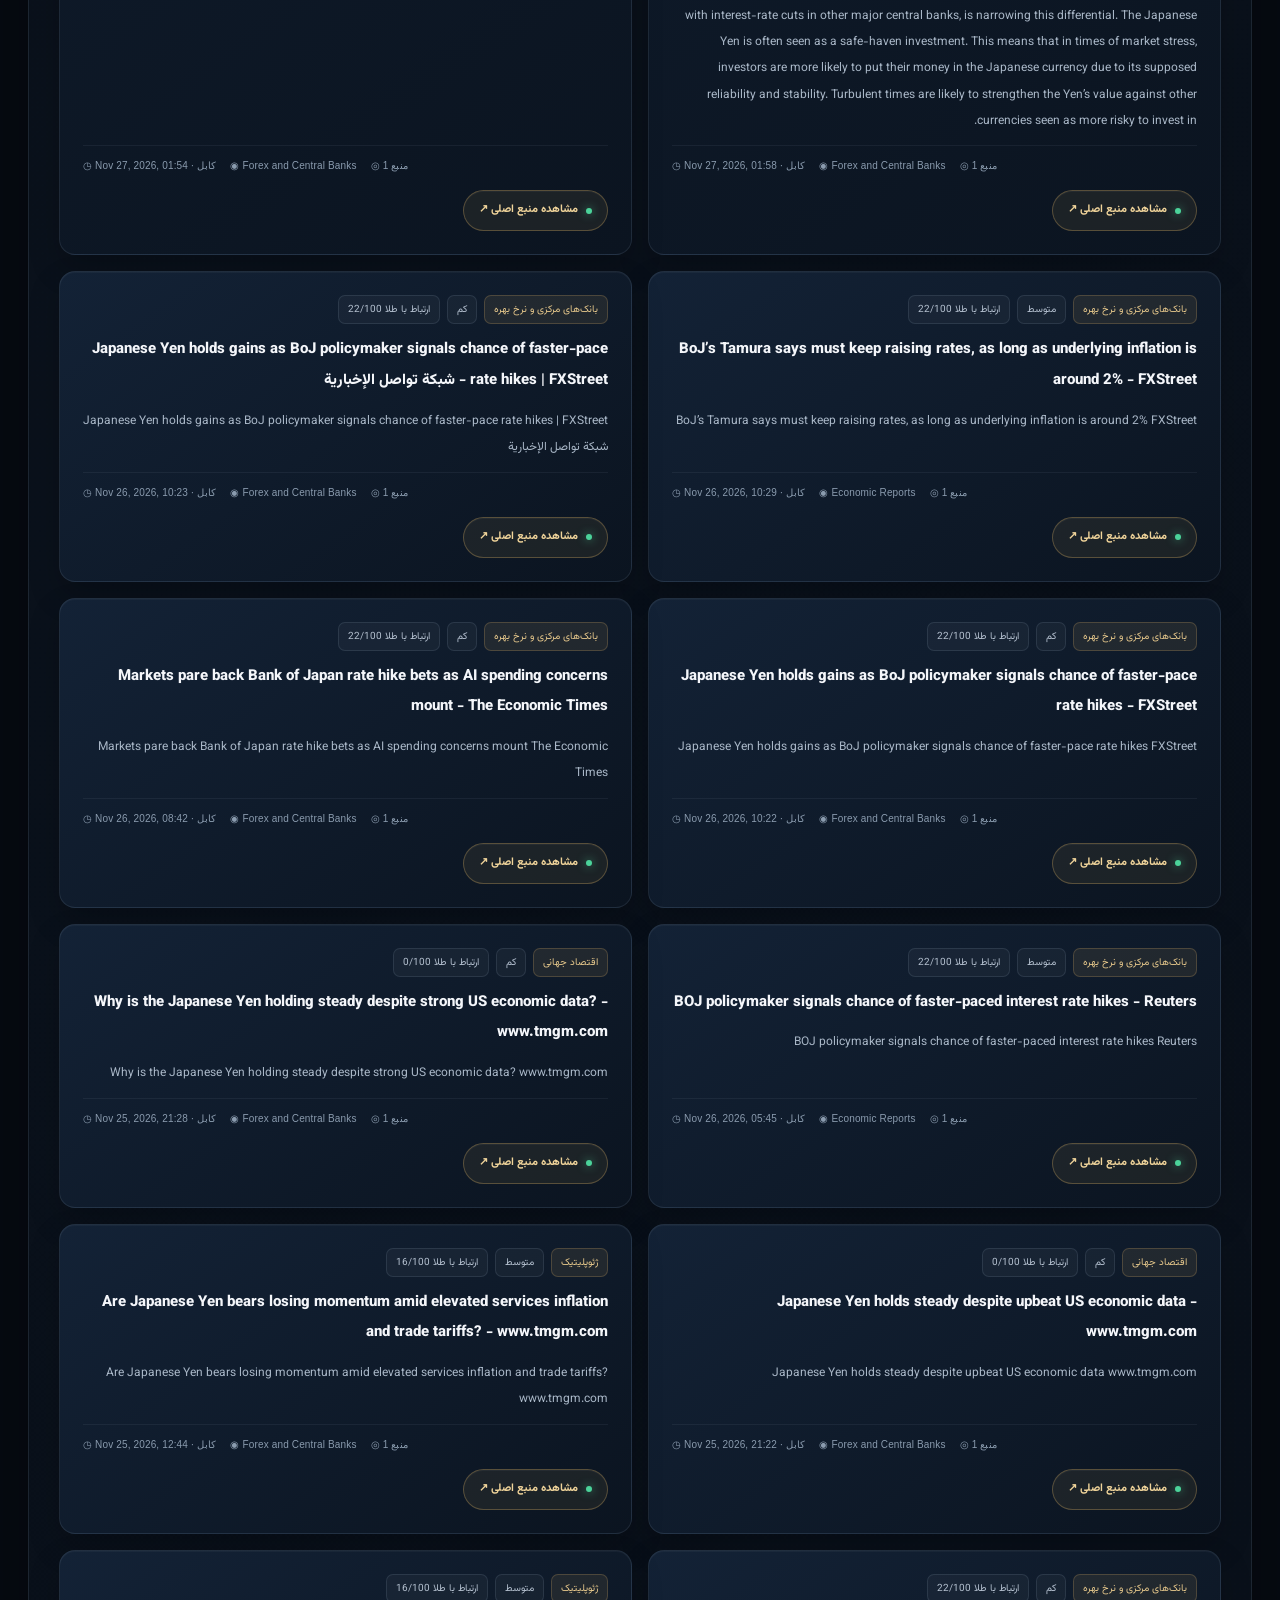
<file: usdjpy.html>
<!doctype html><html lang="fa" dir="rtl"><head><meta charset="utf-8"><meta name="viewport" content="width=device-width,initial-scale=1"><meta name="theme-color" content="#080d16"><meta name="description" content="USDJPY | هوشمندی طلا"><title>USDJPY | هوشمندی طلا</title><link rel="stylesheet" href="assets/site.css?v=20261120-archivefilters1"></head><body data-page="symbol" data-symbol="USDJPY"><header class="topbar"><div class="shell top-inner"><a class="brand" href="index.html"><div class="mark">₳</div><div><strong>هوشمندی طلا</strong><small>مرکز تحلیل بنیادی بازار طلا</small></div></a><nav class="nav"><a href="index.html">خانه</a><a href="reports.html">گزارش صبحگاهی</a><a href="breaking.html">اخبار فوری</a><a href="archive.html">آرشیو اخبار</a><a href="xauusd.html">XAUUSD</a><a href="symbols.html">نمادها</a></nav></div></header><main class="shell"><section class="hero"><div><div class="eyebrow">بررسی بنیادی نماد</div><h1>USDJPY</h1><p>دلار آمریکا در برابر ین — خبرها و عوامل بنیادی مرتبط با این نماد</p></div><div class="pill">● مرکز داده و تحلیل</div></section><section class="grid"><div class="stat"><span>نماد</span><strong>USDJPY</strong><small>صفحه اختصاصی</small></div><div class="stat"><span>خبرهای مرتبط</span><strong id="result-count">—</strong><small>از آرشیو موجود</small></div><div class="stat"><span>نوع داده</span><strong style="font-size:17px">اخبار بنیادی</strong><small>بدون قیمت زنده</small></div><div class="stat"><span>منطقه زمانی</span><strong style="font-size:17px">کابل</strong><small>کابل</small></div></section><section class="panel" style="margin-top:18px"><div class="section-head"><h2>اخبار و رویدادهای مرتبط با USDJPY</h2><a class="pill" href="archive.html">آرشیو کامل</a></div><div id="news-list" class="cards"><div class="empty">در حال جست‌وجو…</div></div></section><div class="note">این صفحه بر اساس کلمات کلیدی مرتبط از آرشیو خبرها را پیدا می‌کند. اگر خبر مرتبطی در آرشیو فعلی وجود نداشته باشد، نتیجه‌ای نمایش داده نمی‌شود. هنوز فید خبری مستقل برای این نمادها فعال نشده است.</div></main><footer class="shell footer">هوشمندی طلا <b>◆</b> اطلاعات خبری و بنیادی؛ بدون توصیه خرید یا فروش<br>زمان‌ها به وقت کابل نمایش داده می‌شوند.</footer><script src="assets/site.js?v=20261120-archivefilters1" defer></script></body></html>
</file>
<file: assets/site.css>
@import url('https://fonts.googleapis.com/css2?family=Vazirmatn:wght@400;500;600;700;800;900&display=swap');
:root{color-scheme:dark;--bg:#070b12;--panel:#0d1521;--panel2:#111d2c;--panel3:#172538;--line:rgba(160,180,205,.13);--line2:rgba(211,170,91,.34);--gold:#d9ad5d;--gold2:#f2cf8b;--text:#edf2f8;--muted:#8e9caf;--green:#4bd39a;--red:#f27d7d;--blue:#83b8e9;--radius:19px;--shadow:0 24px 70px rgba(0,0,0,.28)}
*{box-sizing:border-box}
html{scroll-behavior:smooth;background:var(--bg)}
body{margin:0;min-height:100vh;color:var(--text);font:14px/1.9 'Vazirmatn',Tahoma,sans-serif;direction:rtl;background:radial-gradient(ellipse at 80% -15%,rgba(199,151,69,.16),transparent 35%),radial-gradient(ellipse at 0 45%,rgba(53,100,153,.11),transparent 30%),linear-gradient(180deg,#080d15,#070b12 55%,#090f19)}
a{color:inherit;text-decoration:none;transition:.22s}
button,input,select{font:inherit}
::selection{background:rgba(217,173,93,.3);color:#fff}
.shell{width:min(1240px,calc(100% - 48px));margin-inline:auto}
.topbar{position:sticky;top:0;z-index:50;background:rgba(7,11,18,.88);border-bottom:1px solid var(--line);backdrop-filter:blur(20px);box-shadow:0 8px 30px rgba(0,0,0,.12)}
.top-inner{min-height:82px;display:flex;align-items:center;justify-content:space-between;gap:26px}
.brand{display:flex;align-items:center;gap:13px;min-width:max-content}
.brand .mark{width:46px;height:46px;display:grid;place-items:center;border:1px solid var(--line2);border-radius:15px;background:linear-gradient(145deg,rgba(217,173,93,.23),rgba(217,173,93,.045));color:var(--gold2);font-size:17px;font-weight:900;box-shadow:inset 0 0 22px rgba(217,173,93,.08),0 5px 24px rgba(0,0,0,.2)}
.brand strong{display:block;font-size:15px;font-weight:900;letter-spacing:.1px}
.brand small{display:block;color:var(--muted);font-size:10px;margin-top:-1px}
.nav{display:flex;align-items:center;gap:5px;flex-wrap:wrap}
.nav a{padding:9px 13px;border:1px solid transparent;border-radius:11px;color:#aab7c8;font-size:12px;font-weight:650;white-space:nowrap}
.nav a:hover,.nav a.active{color:var(--gold2);background:linear-gradient(135deg,rgba(217,173,93,.13),rgba(217,173,93,.045));border-color:rgba(217,173,93,.2)}
main.shell{padding-top:34px;padding-bottom:58px}
.hero{position:relative;isolation:isolate;overflow:hidden;display:flex;align-items:center;justify-content:space-between;gap:28px;min-height:208px;padding:37px 42px;margin-bottom:24px;border:1px solid var(--line2);border-radius:26px;background:linear-gradient(112deg,rgba(217,173,93,.13),rgba(18,29,44,.96) 44%,rgba(10,18,29,.98));box-shadow:var(--shadow)}
.hero:before{content:'';position:absolute;z-index:-1;inset:0;background:linear-gradient(rgba(255,255,255,.025) 1px,transparent 1px),linear-gradient(90deg,rgba(255,255,255,.025) 1px,transparent 1px);background-size:34px 34px;mask-image:linear-gradient(90deg,transparent,black)}
.hero:after{content:'Au';position:absolute;z-index:-1;left:5%;top:50%;transform:translateY(-50%);font:900 150px/1 'Vazirmatn',sans-serif;color:rgba(217,173,93,.045);letter-spacing:-10px}
.hero>div{position:relative;z-index:1;max-width:820px}
.eyebrow,.section-kicker{color:var(--gold);font-size:10px;font-weight:800;letter-spacing:.7px}
.hero h1{margin:9px 0 8px;font-size:clamp(27px,4vw,41px);line-height:1.45;font-weight:900;letter-spacing:-.6px}
.hero p{max-width:760px;margin:0;color:#b0bdcc;font-size:13px;line-height:2.1}
.pill{display:inline-flex;align-items:center;gap:8px;padding:9px 15px;border:1px solid rgba(217,173,93,.3);border-radius:999px;background:rgba(217,173,93,.09);color:var(--gold2);font-size:11px;font-weight:750;white-space:nowrap}
.pill:before{content:'';width:6px;height:6px;border-radius:50%;background:var(--green);box-shadow:0 0 10px rgba(75,211,154,.7)}
.grid{display:grid;grid-template-columns:repeat(4,minmax(0,1fr));gap:14px;margin:20px 0}
.stat{position:relative;overflow:hidden;min-height:132px;padding:20px 21px;border:1px solid var(--line);border-radius:17px;background:linear-gradient(145deg,rgba(20,32,48,.98),rgba(11,19,30,.98));box-shadow:0 12px 30px rgba(0,0,0,.15);transition:transform .2s,border-color .2s}
.stat:hover{transform:translateY(-2px);border-color:rgba(217,173,93,.25)}
.stat:after{content:'';position:absolute;width:92px;height:92px;left:-35px;bottom:-50px;border:1px solid rgba(217,173,93,.14);border-radius:50%;box-shadow:0 0 0 13px rgba(217,173,93,.025)}
.stat span{display:block;color:var(--muted);font-size:11px;font-weight:650}
.stat strong{display:block;margin:7px 0 3px;color:var(--text);font-size:27px;line-height:1.5;font-weight:900;direction:ltr;text-align:right;font-variant-numeric:tabular-nums}
.stat strong.small-value{font-size:16px;direction:rtl}
.stat small{color:#77889d;font-size:10px}
.panel{margin-top:19px;padding:25px;border:1px solid var(--line);border-radius:var(--radius);background:linear-gradient(145deg,rgba(15,25,38,.97),rgba(9,16,26,.98));box-shadow:var(--shadow)}
.section-head{display:flex;align-items:center;justify-content:space-between;gap:16px;margin-bottom:19px;padding-bottom:15px;border-bottom:1px solid var(--line)}
.section-head h2,.panel h2{margin:2px 0 0;font-size:17px;font-weight:850;color:#edf2f8}
.section-head small{color:var(--muted);font-size:11px}
.cards{display:grid;grid-template-columns:repeat(2,minmax(0,1fr));gap:14px}
.news-card{display:flex;flex-direction:column;gap:11px;min-width:0;min-height:240px;padding:20px;border:1px solid var(--line);border-radius:17px;background:linear-gradient(145deg,rgba(22,35,52,.9),rgba(12,21,33,.96));transition:transform .22s,border-color .22s,box-shadow .22s}
.news-card:hover{transform:translateY(-3px);border-color:rgba(217,173,93,.34);box-shadow:0 16px 38px rgba(0,0,0,.2)}
.news-card h3{margin:0;color:#f0f3f8;font-size:14px;line-height:1.95;font-weight:800;overflow-wrap:anywhere}
.news-card p{margin:0;color:#aab7c7;font-size:12px;line-height:2.05}
.news-card .meta{display:flex;align-items:center;flex-wrap:wrap;gap:8px 14px;margin-top:auto;padding-top:10px;border-top:1px solid rgba(160,180,205,.08);color:#8494a8;font-size:10px}
.tags{display:flex;align-items:center;flex-wrap:wrap;gap:7px}
.tag{display:inline-flex;align-items:center;padding:4px 10px;border:1px solid var(--line);border-radius:999px;background:rgba(255,255,255,.035);color:#b5c1d0;font-size:10px;line-height:1.7}
.tag.gold{border-color:rgba(217,173,93,.25);background:rgba(217,173,93,.09);color:var(--gold2)}
.tag.urgent{border-color:rgba(242,125,125,.28);background:rgba(242,125,125,.1);color:#ffaaaa}
.tag.green{border-color:rgba(75,211,154,.25);background:rgba(75,211,154,.09);color:#83e4b8}
.card-actions{margin-top:4px}
.filters{display:grid;grid-template-columns:minmax(220px,2fr) repeat(2,minmax(150px,1fr));gap:12px;margin:16px 0 20px}
.field{display:flex;flex-direction:column;gap:7px;min-width:0}
.field label{color:#b1bdcb;font-size:11px;font-weight:700}
.field input,.field select,.filters input,.filters select{width:100%;min-height:45px;padding:10px 13px;border:1px solid var(--line);border-radius:12px;outline:none;background:#0a1320;color:var(--text);font-size:12px}
.field input:focus,.field select:focus,.filters input:focus,.filters select:focus{border-color:rgba(217,173,93,.6);box-shadow:0 0 0 3px rgba(217,173,93,.08)}
.field input::placeholder,.filters input::placeholder{color:#6c7d92}
.empty{grid-column:1/-1;padding:34px 20px;border:1px dashed rgba(145,163,185,.22);border-radius:15px;color:var(--muted);text-align:center;font-size:12px;background:rgba(255,255,255,.015)}
.status-line{display:flex;align-items:center;gap:9px;margin:13px 0;color:var(--green);font-size:11px}
.status-line:before{content:'';width:7px;height:7px;border-radius:50%;background:currentColor;box-shadow:0 0 9px currentColor}
.event-row{display:grid;grid-template-columns:minmax(0,1fr) auto;gap:10px 16px;padding:15px 0;border-bottom:1px solid var(--line)}
.event-row:last-child{border:0}
.event-row b{font-size:12px;color:#e4eaf1}
.event-row small{display:block;color:var(--muted);font-size:10px}
.event-values{grid-column:1/-1;display:flex;flex-wrap:wrap;gap:8px 18px;color:#94a4b7;font-size:10px}
.report-panel{padding:27px}
.report-message{white-space:pre-wrap;max-height:none;overflow:visible;padding:24px;border:1px solid rgba(217,173,93,.17);border-radius:15px;background:linear-gradient(145deg,#0a1421,#0d1928);color:#d8e1ec;font:13px/2.25 'Vazirmatn',Tahoma,sans-serif;overflow-wrap:anywhere}
.report-note{margin-top:17px}
.note{padding:14px 17px;border-right:3px solid var(--gold);border-radius:10px;background:linear-gradient(90deg,rgba(217,173,93,.035),rgba(217,173,93,.075));color:#b2becc;font-size:11px;line-height:2}
.symbol-grid{display:grid;grid-template-columns:repeat(3,minmax(0,1fr));gap:13px}
.symbol-card{display:flex;flex-direction:column;gap:6px;min-height:120px;padding:18px;border:1px solid var(--line);border-radius:15px;background:linear-gradient(145deg,#142235,#0d1725);transition:.22s}
.symbol-card:hover{border-color:var(--line2);transform:translateY(-3px);box-shadow:0 12px 30px rgba(0,0,0,.2)}
.symbol-card strong,.symbol-card b{font-size:15px;direction:ltr}
.symbol-card p{margin:0;color:var(--muted);font-size:11px}
.symbol-card span{margin-top:auto;color:var(--gold2);font-size:10px;font-weight:700}
button,.button,.pill-link{border:1px solid var(--line2);border-radius:11px;background:rgba(217,173,93,.1);color:var(--gold2);padding:10px 15px;font-size:11px;font-weight:750}
button:hover,.button:hover,.pill-link:hover{background:rgba(217,173,93,.19)}
footer,.footer{padding:24px 0 32px;border-top:1px solid var(--line);color:#77869a;font-size:10px;text-align:center}
footer b,.footer b{color:var(--gold)}
a:focus-visible,button:focus-visible,input:focus-visible,select:focus-visible{outline:2px solid var(--gold);outline-offset:3px}
[dir="ltr"],.ltr{direction:ltr;unicode-bidi:embed}
@media(max-width:980px){.top-inner{align-items:flex-start;flex-direction:column;padding:14px 0;gap:10px}.nav{width:100%;overflow-x:auto;flex-wrap:nowrap;padding-bottom:4px}.nav a{padding:8px 11px}.grid{grid-template-columns:repeat(2,minmax(0,1fr))}.symbol-grid{grid-template-columns:repeat(2,minmax(0,1fr))}}
@media(max-width:640px){.shell{width:min(100% - 26px,1240px)}main.shell{padding-top:18px}.hero{align-items:flex-start;flex-direction:column;min-height:0;padding:25px 21px;border-radius:19px;gap:15px}.hero h1{font-size:27px}.hero:after{font-size:100px;left:2%}.grid{gap:9px}.stat{min-height:116px;padding:14px}.stat strong{font-size:22px}.stat strong.small-value{font-size:14px}.panel{padding:16px;margin-top:13px}.cards{grid-template-columns:1fr}.news-card{min-height:0;padding:17px}.filters{grid-template-columns:1fr}.symbol-grid{grid-template-columns:1fr}.section-head{align-items:flex-start;flex-direction:column}.brand strong{font-size:13px}.report-message{padding:16px;font-size:12px}.report-panel{padding:16px}}

.home-hero{min-height:230px}
.report-stats .stat{min-height:118px}

/* Premium finishing pass */
:root{--gold:#e2b866;--gold2:#f6d99c;--line:rgba(165,184,208,.15);--radius:20px}
body{background-image:radial-gradient(ellipse at 86% -12%,rgba(211,164,82,.18),transparent 36%),radial-gradient(ellipse at 8% 38%,rgba(61,112,164,.13),transparent 32%),linear-gradient(180deg,#080d15 0%,#070b12 58%,#0a111c 100%)}
.topbar{background:rgba(6,10,17,.92);border-bottom-color:rgba(217,173,93,.18)}
.brand .mark{font-size:18px;letter-spacing:-1px;box-shadow:inset 0 0 20px rgba(217,173,93,.1),0 0 28px rgba(217,173,93,.07)}
.nav a{font-size:12px;transition:background .2s,border-color .2s,color .2s,transform .2s}
.nav a:hover{transform:translateY(-1px)}
.hero{min-height:226px;border-color:rgba(217,173,93,.38);background:linear-gradient(118deg,rgba(217,173,93,.16),rgba(17,29,45,.97) 46%,rgba(9,17,28,.99));box-shadow:0 28px 80px rgba(0,0,0,.32),inset 0 1px rgba(255,255,255,.035)}
.hero h1{letter-spacing:-.8px;text-shadow:0 3px 24px rgba(0,0,0,.22)}
.stat{background:linear-gradient(145deg,rgba(22,35,52,.98),rgba(10,18,29,.98));box-shadow:0 14px 38px rgba(0,0,0,.17),inset 0 1px rgba(255,255,255,.025)}
.stat strong{font-feature-settings:"tnum";letter-spacing:.2px}
.panel{background:linear-gradient(145deg,rgba(15,26,40,.98),rgba(9,16,26,.99));box-shadow:0 24px 70px rgba(0,0,0,.24),inset 0 1px rgba(255,255,255,.025)}
.news-card{background:linear-gradient(145deg,rgba(23,37,55,.94),rgba(11,20,32,.98));box-shadow:inset 0 1px rgba(255,255,255,.025),0 10px 26px rgba(0,0,0,.12)}
.news-card h3{font-size:14px;line-height:2.05}
.news-card p{line-height:2.15}
.news-card .meta{font-variant-numeric:tabular-nums}
.report-message{font-variant-numeric:lining-nums tabular-nums;line-height:2.35}
.pill{box-shadow:inset 0 1px rgba(255,255,255,.04);transition:transform .2s,background .2s,border-color .2s}
.pill:hover{transform:translateY(-2px);background:rgba(217,173,93,.15);border-color:rgba(217,173,93,.48)}
.footer{line-height:2.2}
@media(min-width:1100px){.cards{gap:16px}.news-card{padding:23px;min-height:258px}.panel{padding:28px}.hero{padding:42px 48px}}


/* GOLD INTELLIGENCE TERMINAL — premium editorial redesign */
:root{--bg:#060a11;--panel:#0c1420;--panel2:#101c2b;--gold:#c9a45f;--gold2:#f0d49a;--text:#f2f5fa;--muted:#8c9bad;--line:rgba(153,174,199,.14);--line2:rgba(201,164,95,.36);--radius:18px;--shadow:0 26px 80px rgba(0,0,0,.36)}
html{background:#060a11}body{font-family:'Vazirmatn',Tahoma,sans-serif;background:radial-gradient(ellipse at 82% 0%,rgba(201,164,95,.13),transparent 29%),radial-gradient(ellipse at 5% 35%,rgba(45,88,133,.12),transparent 28%),#060a11;background-attachment:fixed} .shell{width:min(1320px,calc(100% - 56px))}
.topbar{background:rgba(5,9,15,.94);border-bottom:1px solid rgba(201,164,95,.22);box-shadow:0 12px 42px rgba(0,0,0,.28)}.top-inner{min-height:88px}.brand{gap:15px}.brand .mark{width:50px;height:50px;border-radius:16px;background:linear-gradient(145deg,#d5b16d 0%,#75572a 100%);color:#10141b;border:0;font-size:21px;box-shadow:0 8px 26px rgba(201,164,95,.18)}.brand strong{font-size:16px;letter-spacing:-.2px}.brand small{font-size:10px;letter-spacing:.15px}.nav{gap:7px}.nav a{padding:10px 15px;border-radius:10px;font-size:12px;color:#aab6c5}.nav a.active{color:#f4d99f;background:rgba(201,164,95,.12);border-color:rgba(201,164,95,.28);box-shadow:inset 0 -2px #c9a45f}
main.shell{padding-top:36px;padding-bottom:68px}.hero{min-height:252px;padding:48px 52px;border-radius:24px;border:1px solid rgba(201,164,95,.3);background:linear-gradient(105deg,rgba(201,164,95,.12),rgba(14,26,41,.97) 45%,#09111c 100%);box-shadow:0 30px 90px rgba(0,0,0,.36),inset 0 1px rgba(255,255,255,.045)}.hero:before{opacity:.48;background-size:28px 28px;mask-image:linear-gradient(90deg,transparent 0%,#000 70%)}.hero:after{content:'GOLD';font:900 126px/1 Arial,sans-serif;letter-spacing:8px;left:4%;color:rgba(230,195,128,.055)}.eyebrow,.section-kicker{text-transform:uppercase;letter-spacing:1.4px;font-size:10px;color:#d9b775}.hero h1{font-size:clamp(30px,4.2vw,46px);line-height:1.4;letter-spacing:-1px}.hero p{font-size:14px;color:#aebdce;max-width:690px}.pill{border-color:rgba(201,164,95,.35);background:rgba(201,164,95,.09);color:#f0d49a}
.grid{gap:16px;margin:22px 0}.stat{min-height:142px;padding:23px 24px;border-radius:17px;background:linear-gradient(145deg,#111e2d,#0a121d);border-color:rgba(153,174,199,.14);box-shadow:inset 0 1px rgba(255,255,255,.035),0 16px 42px rgba(0,0,0,.2)}.stat:before{content:'';position:absolute;top:0;right:22px;width:34px;height:2px;background:linear-gradient(90deg,transparent,#c9a45f)}.stat span{font-size:11px;color:#9aabbd}.stat strong{font-size:31px;color:#f4d99f}.stat small{font-size:10px;color:#77899d}
.panel{margin-top:22px;padding:30px;border-radius:20px;border-color:rgba(153,174,199,.13);background:linear-gradient(145deg,rgba(14,24,37,.98),rgba(8,14,23,.99));box-shadow:0 24px 72px rgba(0,0,0,.25),inset 0 1px rgba(255,255,255,.025)}.section-head{margin-bottom:22px;padding-bottom:17px;border-bottom-color:rgba(153,174,199,.13)}.section-head h2,.panel h2{font-size:18px;letter-spacing:-.2px}.cards{grid-template-columns:repeat(2,minmax(0,1fr));gap:16px}.news-card{min-height:260px;padding:23px;border-radius:16px;border-color:rgba(153,174,199,.13);background:linear-gradient(145deg,#132236,#0b1420);box-shadow:inset 0 1px rgba(255,255,255,.035),0 14px 32px rgba(0,0,0,.18)}.news-card:hover{border-color:rgba(201,164,95,.48);box-shadow:0 22px 46px rgba(0,0,0,.28)}.news-card h3{font-size:15px;line-height:2.05;color:#f4f6fa}.news-card p{font-size:12px;line-height:2.2;color:#a9b7c7}.news-card .meta{font-size:10px;color:#8a9bae}.tag{border-radius:7px;padding:5px 9px}.tag.gold{background:rgba(201,164,95,.1);color:#e8c98c;border-color:rgba(201,164,95,.25)}
.symbol-grid{grid-template-columns:repeat(4,minmax(0,1fr));gap:14px}.symbol-card{min-height:150px;padding:21px;border-radius:16px;background:linear-gradient(145deg,#142438,#0b1420);border-color:rgba(153,174,199,.13)}.symbol-card b{font-size:18px;color:#f0d49a}.symbol-card p{font-size:12px;line-height:2}.filters{gap:14px}.field input,.field select,.filters input,.filters select{min-height:49px;border-radius:10px;background:#080f19;border-color:rgba(153,174,199,.2)}.report-message{padding:30px;border-radius:16px;border-color:rgba(201,164,95,.22);background:linear-gradient(145deg,#091321,#0d1a29);font-size:14px;line-height:2.4}.footer{margin-top:10px;padding:28px 0 38px;color:#7e8da0}
/* English Gregorian date typography */
#updated,#report-date,.news-card .meta,[data-date]{direction:ltr;unicode-bidi:plaintext;font-family:Inter,Arial,sans-serif;font-variant-numeric:tabular-nums;letter-spacing:.15px}
@media(max-width:980px){.shell{width:min(100% - 34px,1320px)}.top-inner{min-height:0}.symbol-grid{grid-template-columns:repeat(2,minmax(0,1fr))}.hero{padding:34px}.hero:after{font-size:92px}}
@media(max-width:640px){.shell{width:calc(100% - 24px)}main.shell{padding-top:18px}.top-inner{padding:12px 0}.brand .mark{width:42px;height:42px}.hero{min-height:0;padding:27px 21px;border-radius:18px}.hero h1{font-size:27px}.hero p{font-size:12px}.hero:after{font-size:62px;left:3%}.grid{gap:9px}.stat{min-height:118px;padding:15px}.stat strong{font-size:24px}.panel{padding:17px;margin-top:14px}.cards,.symbol-grid{grid-template-columns:1fr}.news-card{min-height:0;padding:18px}.section-head{gap:10px}.report-message{padding:17px;font-size:12px}.nav{gap:3px}.nav a{font-size:11px;padding:8px 10px}}

/* ARCHIVE UX UPGRADE */
.filter-actions{display:flex;align-items:flex-end}.filter-actions button{min-height:49px;cursor:pointer;white-space:nowrap}.filter-actions button:hover{border-color:rgba(201,164,95,.55);transform:translateY(-1px)}@media(max-width:640px){.filter-actions{width:100%}.filter-actions button{width:100%}}

/* Stage 14 — source and bot health monitor */
.health-panel{position:relative;overflow:hidden}.health-panel:before{content:'';position:absolute;inset:0 0 auto;height:1px;background:linear-gradient(90deg,transparent,rgba(201,164,95,.55),transparent)}
.health-updated{color:#91a2b6;font:10px/1.8 Inter,Arial,sans-serif;direction:ltr;unicode-bidi:plaintext}
.health-stats{display:grid;grid-template-columns:repeat(4,minmax(0,1fr));gap:11px;margin:0 0 17px}
.health-stat{padding:14px 16px;border:1px solid var(--line);border-radius:13px;background:linear-gradient(145deg,rgba(19,33,49,.92),rgba(9,17,27,.96))}
.health-stat small{display:block;color:var(--muted);font-size:10px}.health-stat strong{display:block;margin-top:4px;font-size:23px;font-weight:900;font-variant-numeric:tabular-nums}.health-good{color:var(--green)}.health-bad{color:var(--red)}
.health-list{display:grid;grid-template-columns:repeat(2,minmax(0,1fr));gap:11px}
.health-source{min-width:0;padding:15px 16px;border:1px solid var(--line);border-right:2px solid #8291a4;border-radius:13px;background:rgba(16,28,42,.72)}.health-source.ok{border-right-color:var(--green)}.health-source.fail{border-right-color:var(--red)}.health-source.unknown{border-right-color:#8795a8}
.health-source-top{display:flex;align-items:center;justify-content:space-between;gap:10px}.health-source-top b{font-size:12px;color:#e9eef5;overflow-wrap:anywhere}.health-badge{flex:none;padding:3px 9px;border:1px solid var(--line);border-radius:999px;font-size:10px}.health-badge.ok{color:#83e4b8;border-color:rgba(75,211,154,.25);background:rgba(75,211,154,.08)}.health-badge.fail{color:#ffaaaa;border-color:rgba(242,125,125,.27);background:rgba(242,125,125,.08)}.health-badge.unknown{color:#b4c0ce}
.health-source p{margin:8px 0;color:#aab8c8;font-size:11px;line-height:1.9;overflow-wrap:anywhere}.health-meta{display:flex;flex-wrap:wrap;gap:5px 13px;padding-top:8px;border-top:1px solid var(--line);color:#8192a6;font-size:9px}.health-footnote{margin:15px 0 0;color:#8192a6;font-size:10px;line-height:1.9}
@media(max-width:640px){.health-stats{grid-template-columns:repeat(2,minmax(0,1fr));gap:8px}.health-stat{padding:12px}.health-list{grid-template-columns:1fr}.health-source{padding:13px}.health-updated{white-space:normal}}

/* Stage 15 — GitHub Actions runtime monitoring */
.runtime-panel{position:relative;overflow:hidden}.runtime-updated{color:#8fa0b4;font-size:10px}.runtime-grid{display:grid;grid-template-columns:repeat(3,minmax(0,1fr));gap:13px}.runtime-card{min-width:0;padding:18px;border:1px solid var(--line);border-radius:15px;background:linear-gradient(145deg,#132235,#0a1420);box-shadow:inset 0 1px rgba(255,255,255,.025)}.runtime-card-head{display:flex;align-items:center;justify-content:space-between;gap:8px}.runtime-card-head b{font-size:12px;color:#eaf0f6}.runtime-badge{padding:4px 9px;border:1px solid var(--line);border-radius:999px;font-size:9px;white-space:nowrap}.runtime-badge.running{color:#8ccfff;border-color:rgba(93,174,235,.35);background:rgba(93,174,235,.1)}.runtime-badge.ok{color:#83e4b8;border-color:rgba(75,211,154,.28);background:rgba(75,211,154,.08)}.runtime-badge.fail{color:#ffaaaa;border-color:rgba(242,125,125,.3);background:rgba(242,125,125,.08)}.runtime-badge.late{color:#f5cf82;border-color:rgba(217,173,93,.35);background:rgba(217,173,93,.1)}.runtime-badge.unknown{color:#b3bfce}.runtime-card>strong{display:block;margin:15px 0 0;color:#f0d49a;font:700 16px/1.7 Inter,Arial,sans-serif;direction:ltr;text-align:right;font-variant-numeric:tabular-nums}.runtime-card>small{display:block;color:#8798ac;font-size:10px}.runtime-card p{min-height:56px;margin:12px 0;color:#aab8c8;font-size:10px;line-height:2;overflow-wrap:anywhere}.runtime-link{display:inline-block;color:#dfbd7b;font-size:10px;font-weight:700}.runtime-link:hover{color:#ffe3a8;text-decoration:underline}.runtime-footnote{margin:15px 0 0;color:#8192a6;font-size:10px;line-height:1.9}
@media(max-width:800px){.runtime-grid{grid-template-columns:1fr}.runtime-card p{min-height:0}}
</file>
